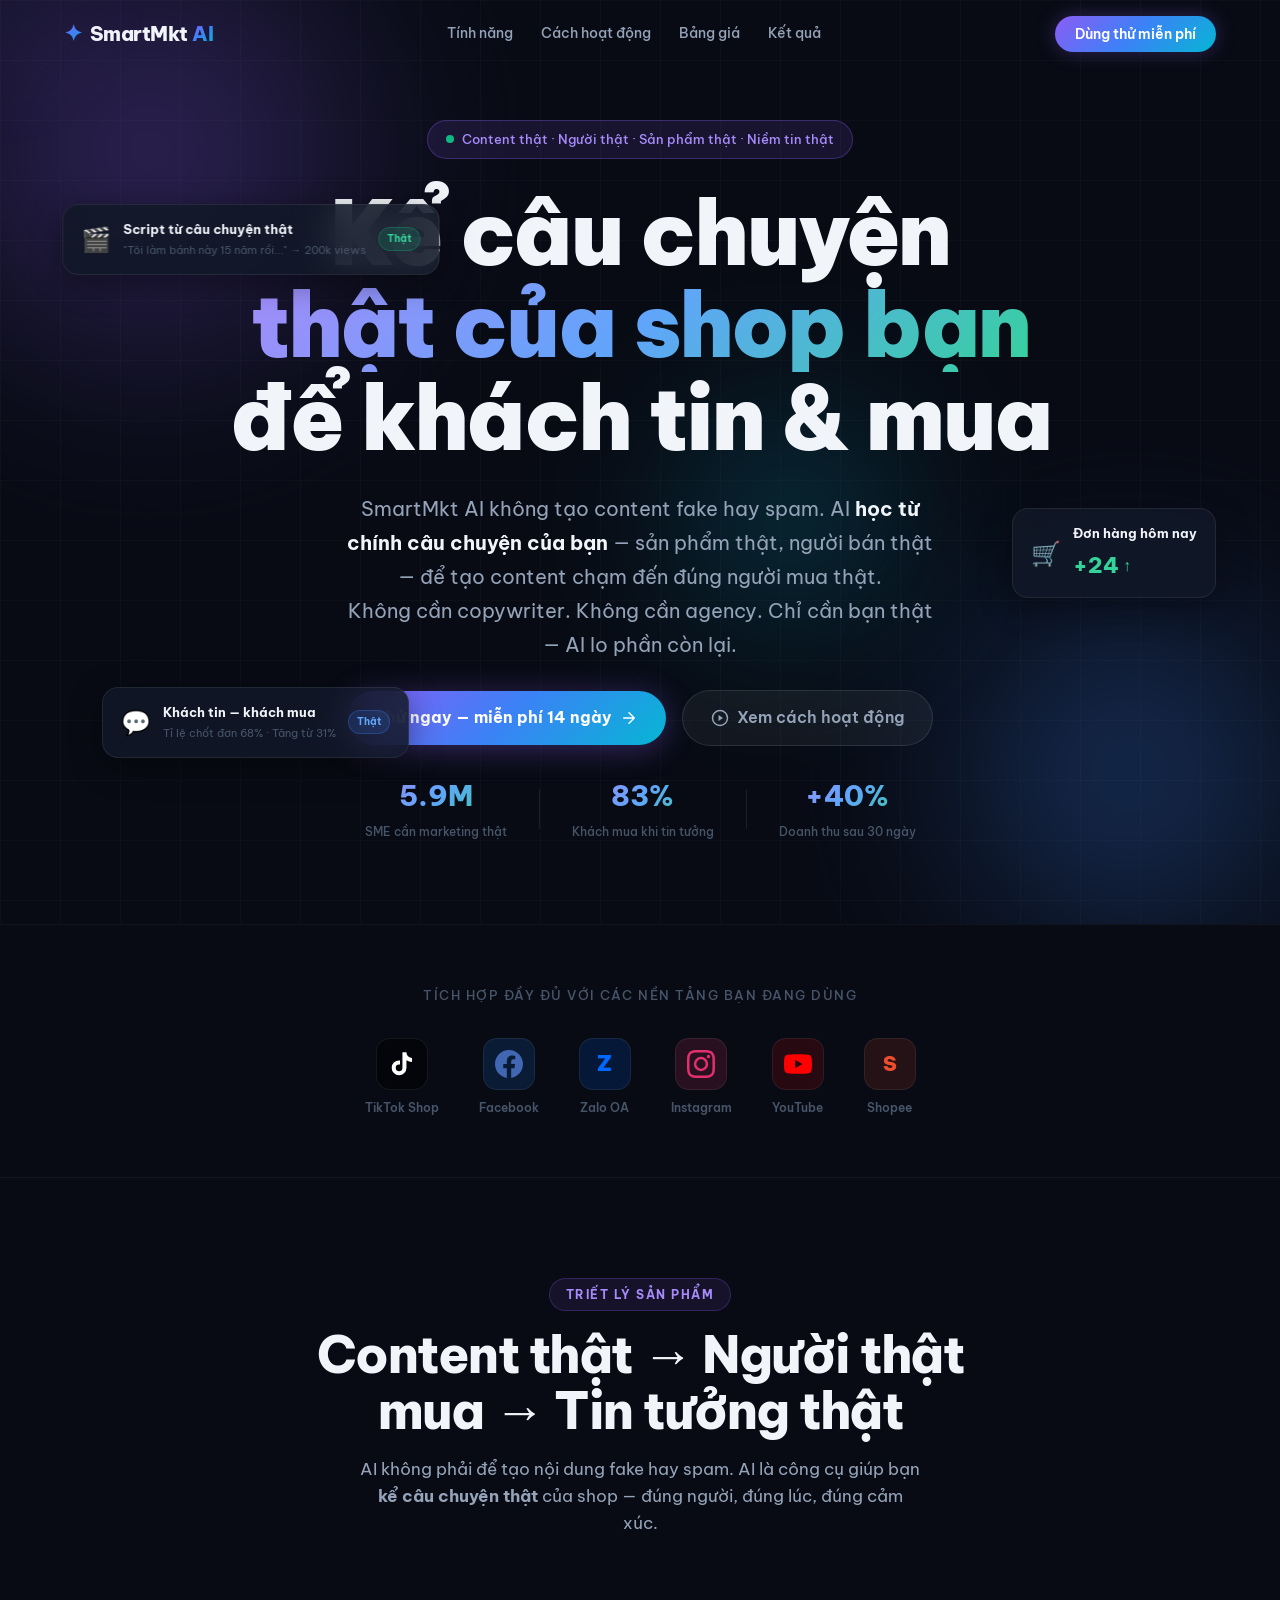
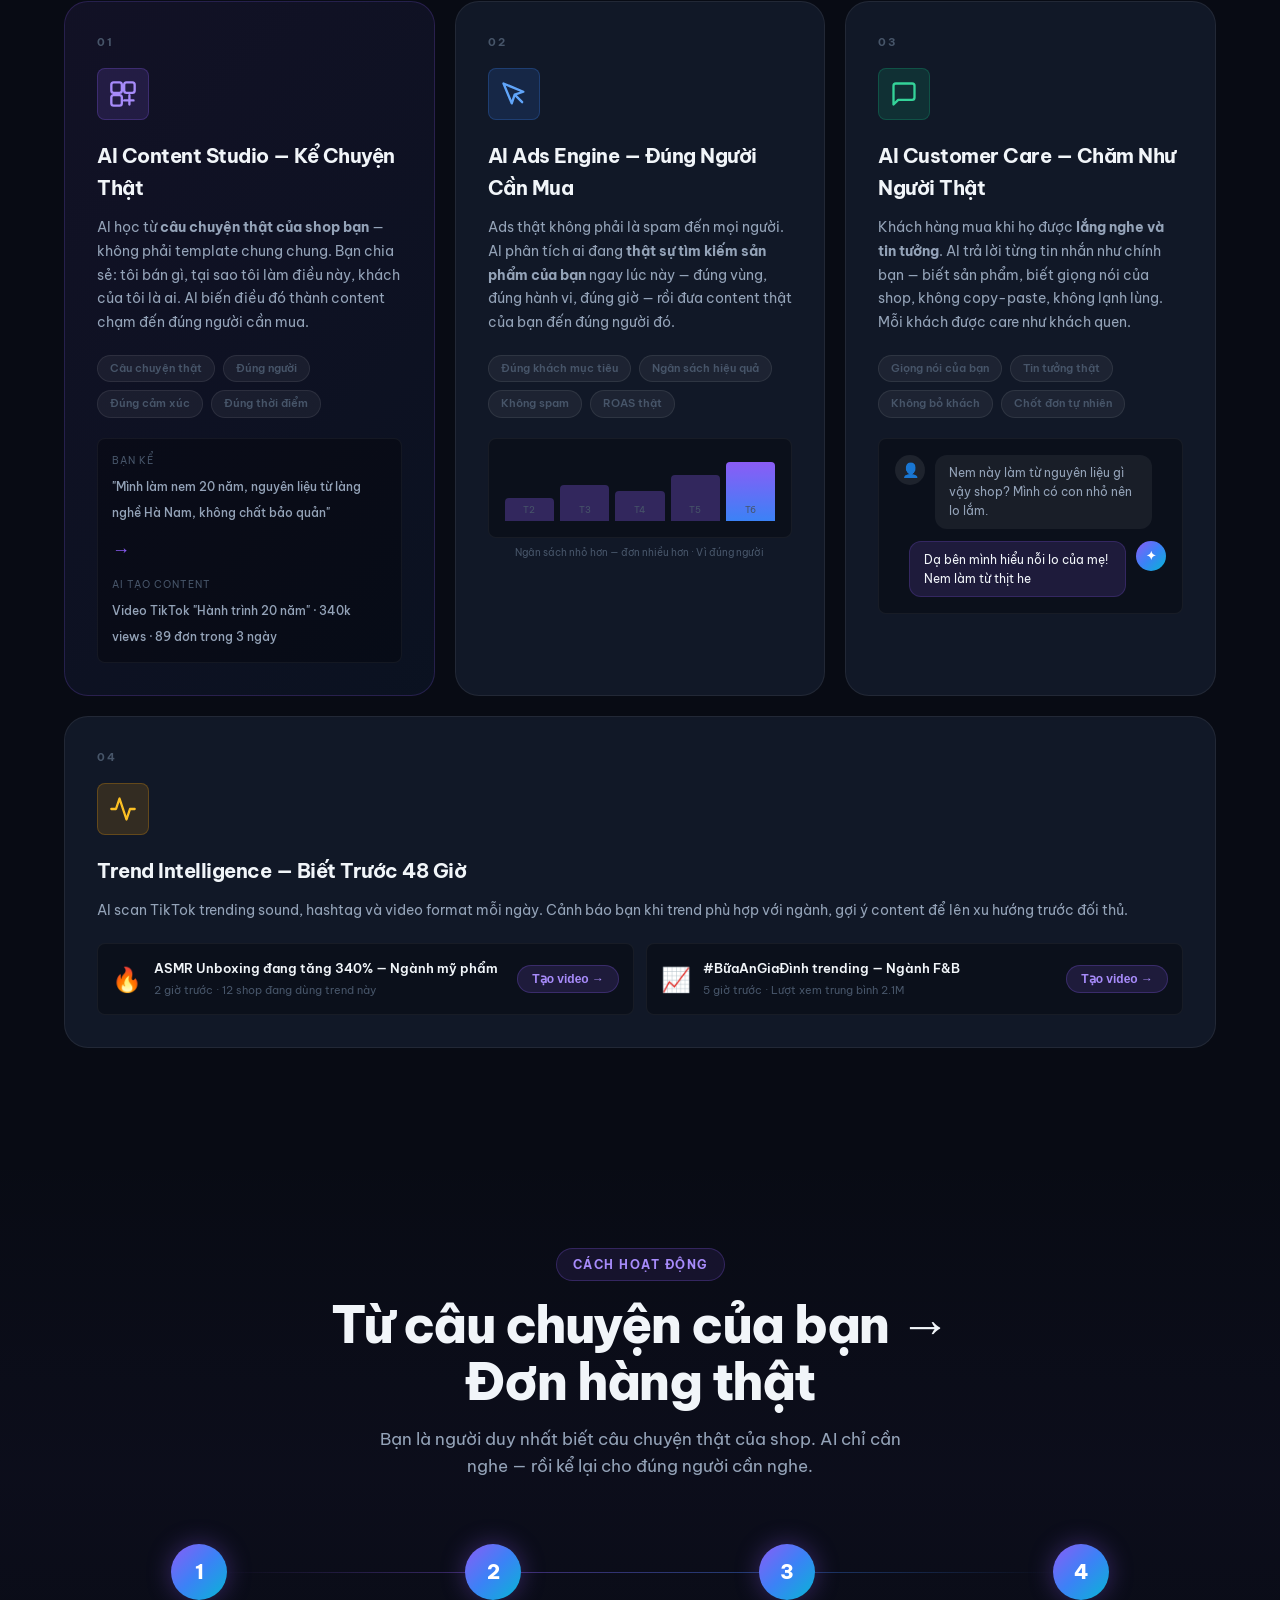
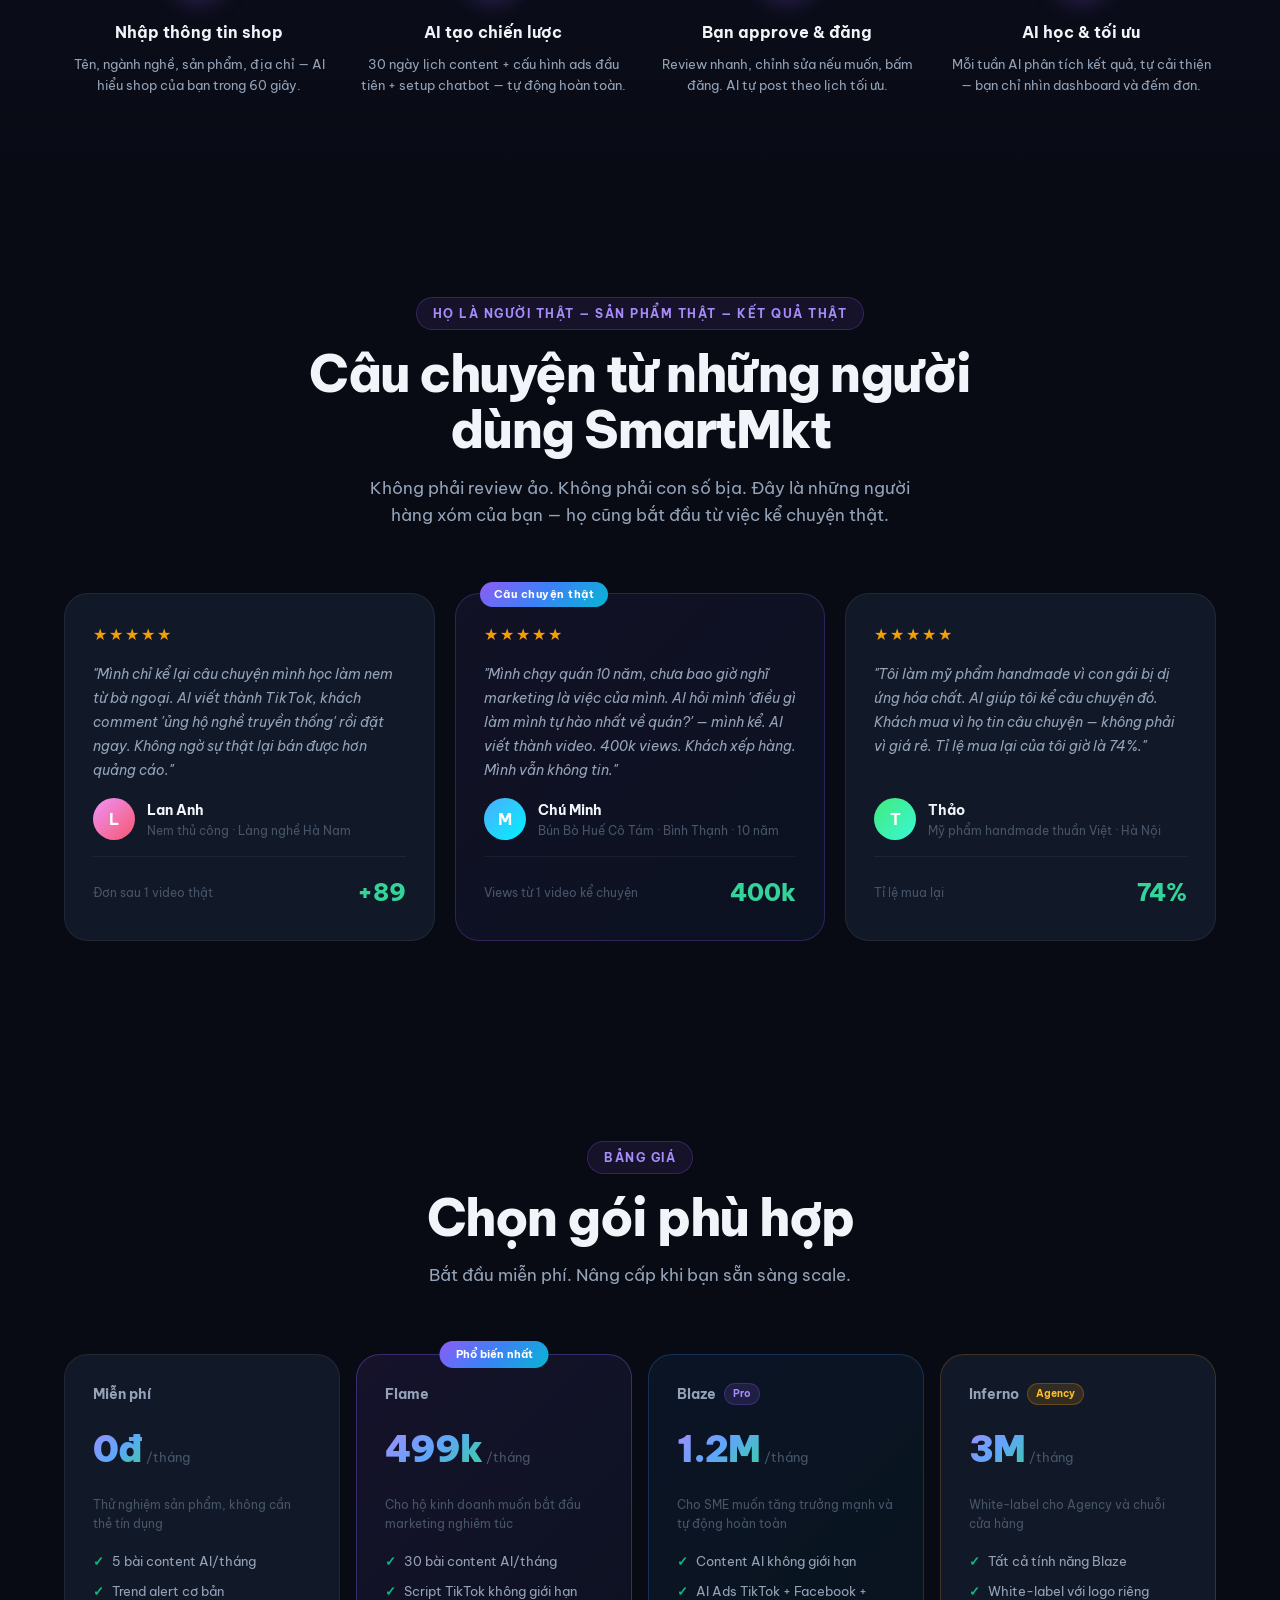
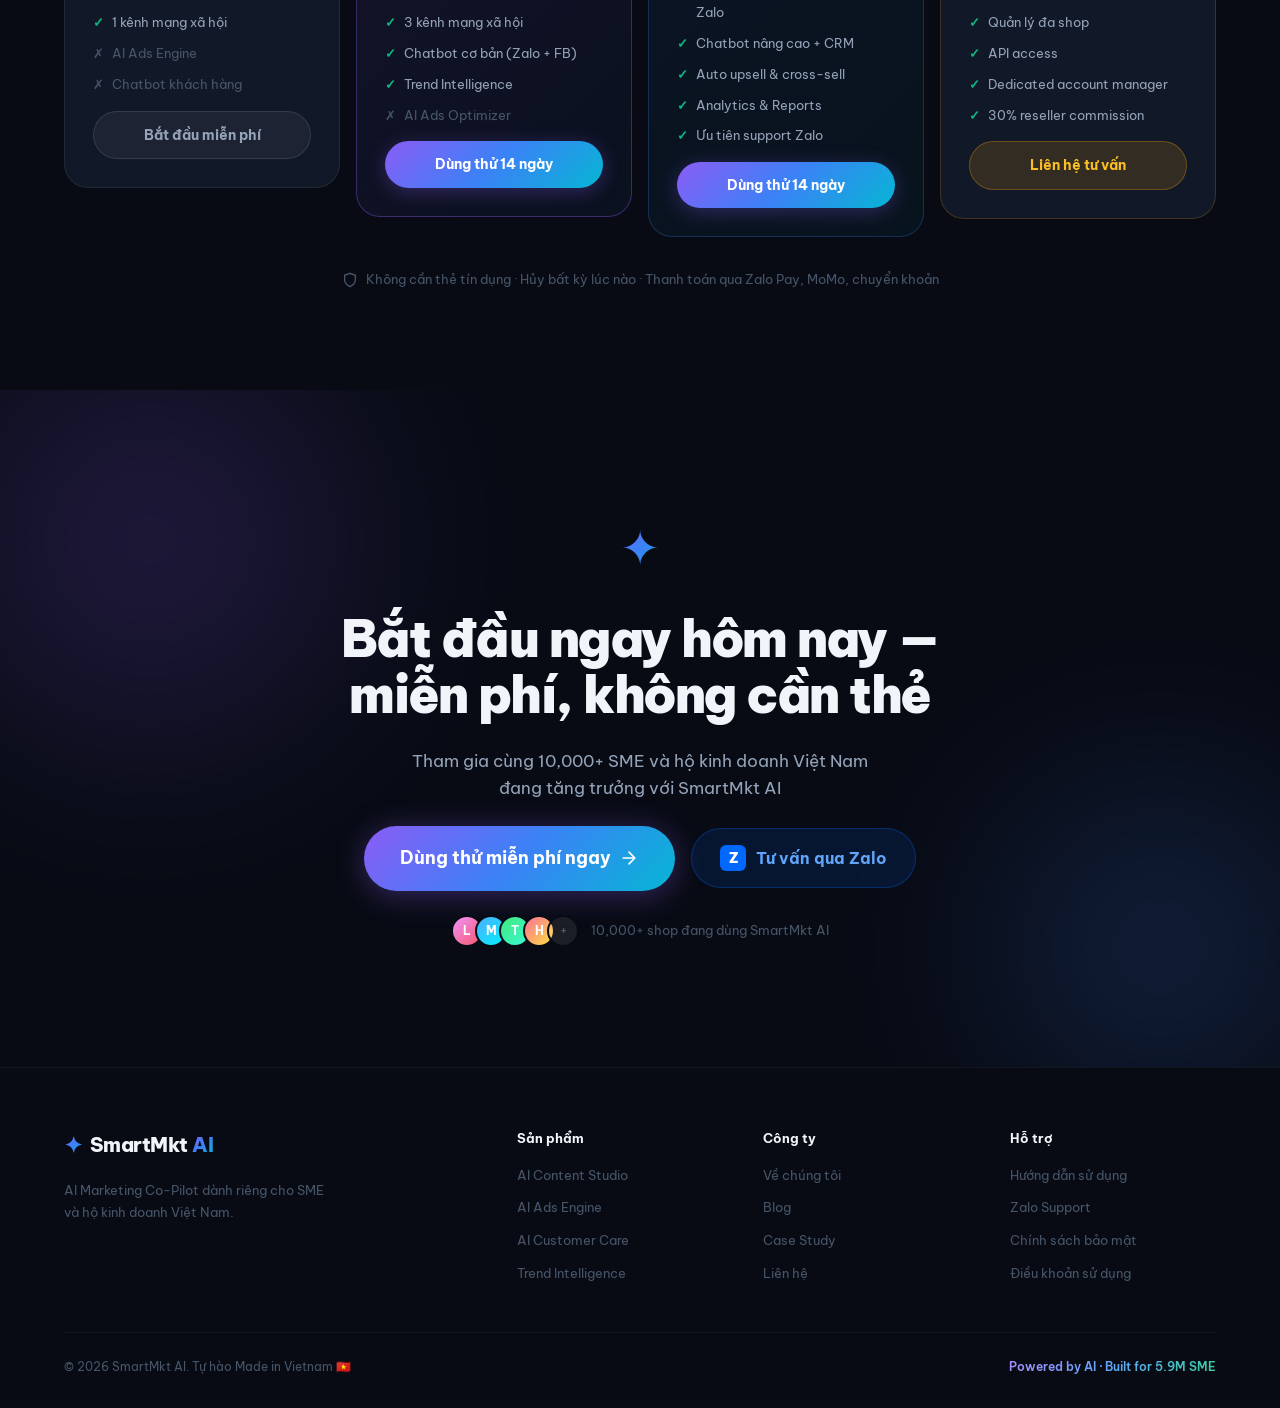
<file: index.html>
<!DOCTYPE html>
<html lang="vi">
<head>
  <meta charset="UTF-8" />
  <meta name="viewport" content="width=device-width, initial-scale=1.0" />
  <title>SmartMkt AI — AI Marketing cho SME Việt Nam</title>
  <meta name="description" content="AI Marketing Co-Pilot cho 5.9 triệu SME và hộ kinh doanh Việt Nam. Tự động tạo content, chạy ads, chăm sóc khách — không cần team marketing." />
  <link rel="preconnect" href="https://fonts.googleapis.com" />
  <link rel="preconnect" href="https://fonts.gstatic.com" crossorigin />
  <link href="https://fonts.googleapis.com/css2?family=Be+Vietnam+Pro:ital,wght@0,300;0,400;0,500;0,600;0,700;0,800;0,900;1,400&family=Inter:wght@300;400;500;600;700&display=swap" rel="stylesheet" />
  <link rel="stylesheet" href="style.css" />
</head>
<body>

  <!-- NAV -->
  <nav class="navbar" id="navbar">
    <div class="nav-inner">
      <div class="nav-logo">
        <span class="logo-icon">✦</span>
        <span class="logo-text">SmartMkt <span class="logo-accent">AI</span></span>
      </div>
      <div class="nav-links">
        <a href="#features">Tính năng</a>
        <a href="#how-it-works">Cách hoạt động</a>
        <a href="#pricing">Bảng giá</a>
        <a href="#results">Kết quả</a>
      </div>
      <div class="nav-cta">
        <a href="pricing.html" class="btn-nav">Dùng thử miễn phí</a>
      </div>
      <button class="nav-mobile-toggle" id="mobileToggle" aria-label="Menu">
        <span></span><span></span><span></span>
      </button>
    </div>
  </nav>

  <!-- HERO -->
  <section class="hero" id="home">
    <div class="hero-bg">
      <div class="hero-orb orb-1"></div>
      <div class="hero-orb orb-2"></div>
      <div class="hero-orb orb-3"></div>
      <div class="hero-grid"></div>
    </div>
    <div class="container">
      <div class="hero-badge">
        <span class="badge-dot"></span>
        Content thật · Người thật · Sản phẩm thật · Niềm tin thật
      </div>
      <h1 class="hero-title">
        <span class="line-1">Kể câu chuyện</span>
        <span class="line-2 gradient-text">thật của shop bạn</span>
        <span class="line-3">để khách tin & mua</span>
      </h1>
      <p class="hero-sub">
        SmartMkt AI không tạo content fake hay spam. AI <strong>học từ chính câu chuyện của bạn</strong> —
        sản phẩm thật, người bán thật — để tạo content chạm đến đúng người mua thật.<br/>
        Không cần copywriter. Không cần agency. Chỉ cần bạn thật — AI lo phần còn lại.
      </p>
      <div class="hero-cta-group">
        <a href="pricing.html" class="btn-primary" id="heroCta">
          <span>Thử ngay — miễn phí 14 ngày</span>
          <svg width="18" height="18" viewBox="0 0 24 24" fill="none"><path d="M5 12h14M12 5l7 7-7 7" stroke="currentColor" stroke-width="2" stroke-linecap="round" stroke-linejoin="round"/></svg>
        </a>
        <a href="#how-it-works" class="btn-ghost">
          <svg width="18" height="18" viewBox="0 0 24 24" fill="none"><circle cx="12" cy="12" r="10" stroke="currentColor" stroke-width="2"/><polygon points="10,8 16,12 10,16" fill="currentColor"/></svg>
          Xem cách hoạt động
        </a>
      </div>
      <div class="hero-stats">
        <div class="stat-item">
          <span class="stat-num">5.9M</span>
          <span class="stat-label">SME cần marketing thật</span>
        </div>
        <div class="stat-divider"></div>
        <div class="stat-item">
          <span class="stat-num">83%</span>
          <span class="stat-label">Khách mua khi tin tưởng</span>
        </div>
        <div class="stat-divider"></div>
        <div class="stat-item">
          <span class="stat-num">+40%</span>
          <span class="stat-label">Doanh thu sau 30 ngày</span>
        </div>
      </div>
    </div>

    <!-- Floating cards -->
    <div class="floating-cards">
      <div class="float-card card-tiktok">
        <div class="fc-icon">🎬</div>
        <div class="fc-body">
          <div class="fc-title">Script từ câu chuyện thật</div>
          <div class="fc-sub">"Tôi làm bánh này 15 năm rồi..." → 200k views</div>
        </div>
        <div class="fc-badge fc-green">Thật</div>
      </div>
      <div class="float-card card-result">
        <div class="fc-icon">🛒</div>
        <div class="fc-body">
          <div class="fc-title">Đơn hàng hôm nay</div>
          <div class="fc-metric"><span class="metric-val">+24</span> <span class="metric-up">↑</span></div>
        </div>
      </div>
      <div class="float-card card-chat">
        <div class="fc-icon">💬</div>
        <div class="fc-body">
          <div class="fc-title">Khách tin — khách mua</div>
          <div class="fc-sub">Tỉ lệ chốt đơn 68% · Tăng từ 31%</div>
        </div>
        <div class="fc-badge fc-blue">Thật</div>
      </div>
    </div>
  </section>

  <!-- PLATFORMS -->
  <section class="platforms">
    <div class="container">
      <p class="platforms-label">Tích hợp đầy đủ với các nền tảng bạn đang dùng</p>
      <div class="platform-logos">
        <div class="platform-item">
          <div class="plat-icon tiktok-icon">
            <svg viewBox="0 0 24 24" fill="currentColor" width="28" height="28"><path d="M19.59 6.69a4.83 4.83 0 01-3.77-4.25V2h-3.45v13.67a2.89 2.89 0 01-2.88 2.5 2.89 2.89 0 01-2.89-2.89 2.89 2.89 0 012.89-2.89c.28 0 .54.04.79.1V9.01a6.27 6.27 0 00-.79-.05 6.34 6.34 0 00-6.34 6.34 6.34 6.34 0 006.34 6.34 6.34 6.34 0 006.33-6.34V8.69a8.18 8.18 0 004.78 1.52V6.76a4.85 4.85 0 01-1.01-.07z"/></svg>
          </div>
          <span>TikTok Shop</span>
        </div>
        <div class="platform-item">
          <div class="plat-icon fb-icon">
            <svg viewBox="0 0 24 24" fill="currentColor" width="28" height="28"><path d="M24 12.073c0-6.627-5.373-12-12-12s-12 5.373-12 12c0 5.99 4.388 10.954 10.125 11.854v-8.385H7.078v-3.47h3.047V9.43c0-3.007 1.792-4.669 4.533-4.669 1.312 0 2.686.235 2.686.235v2.953H15.83c-1.491 0-1.956.925-1.956 1.874v2.25h3.328l-.532 3.47h-2.796v8.385C19.612 23.027 24 18.062 24 12.073z"/></svg>
          </div>
          <span>Facebook</span>
        </div>
        <div class="platform-item">
          <div class="plat-icon zalo-icon">
            <div class="zalo-text-icon">Z</div>
          </div>
          <span>Zalo OA</span>
        </div>
        <div class="platform-item">
          <div class="plat-icon ig-icon">
            <svg viewBox="0 0 24 24" fill="currentColor" width="28" height="28"><path d="M12 2.163c3.204 0 3.584.012 4.85.07 3.252.148 4.771 1.691 4.919 4.919.058 1.265.069 1.645.069 4.849 0 3.205-.012 3.584-.069 4.849-.149 3.225-1.664 4.771-4.919 4.919-1.266.058-1.644.07-4.85.07-3.204 0-3.584-.012-4.849-.07-3.26-.149-4.771-1.699-4.919-4.92-.058-1.265-.07-1.644-.07-4.849 0-3.204.013-3.583.07-4.849.149-3.227 1.664-4.771 4.919-4.919 1.266-.057 1.645-.069 4.849-.069zM12 0C8.741 0 8.333.014 7.053.072 2.695.272.273 2.69.073 7.052.014 8.333 0 8.741 0 12c0 3.259.014 3.668.072 4.948.2 4.358 2.618 6.78 6.98 6.98C8.333 23.986 8.741 24 12 24c3.259 0 3.668-.014 4.948-.072 4.354-.2 6.782-2.618 6.979-6.98.059-1.28.073-1.689.073-4.948 0-3.259-.014-3.667-.072-4.947-.196-4.354-2.617-6.78-6.979-6.98C15.668.014 15.259 0 12 0zm0 5.838a6.162 6.162 0 100 12.324 6.162 6.162 0 000-12.324zM12 16a4 4 0 110-8 4 4 0 010 8zm6.406-11.845a1.44 1.44 0 100 2.881 1.44 1.44 0 000-2.881z"/></svg>
          </div>
          <span>Instagram</span>
        </div>
        <div class="platform-item">
          <div class="plat-icon yt-icon">
            <svg viewBox="0 0 24 24" fill="currentColor" width="28" height="28"><path d="M23.498 6.186a3.016 3.016 0 00-2.122-2.136C19.505 3.545 12 3.545 12 3.545s-7.505 0-9.377.505A3.017 3.017 0 00.502 6.186C0 8.07 0 12 0 12s0 3.93.502 5.814a3.016 3.016 0 002.122 2.136c1.871.505 9.376.505 9.376.505s7.505 0 9.377-.505a3.015 3.015 0 002.122-2.136C24 15.93 24 12 24 12s0-3.93-.502-5.814zM9.545 15.568V8.432L15.818 12l-6.273 3.568z"/></svg>
          </div>
          <span>YouTube</span>
        </div>
        <div class="platform-item">
          <div class="plat-icon shopee-icon">
            <div class="shopee-text-icon">S</div>
          </div>
          <span>Shopee</span>
        </div>
      </div>
    </div>
  </section>

  <!-- FEATURES -->
  <section class="features" id="features">
    <div class="container">
      <div class="section-header">
        <div class="section-tag">Triết lý sản phẩm</div>
        <h2 class="section-title">Content thật → Người thật mua → Tin tưởng thật</h2>
        <p class="section-sub">AI không phải để tạo nội dung fake hay spam. AI là công cụ giúp bạn <strong>kể câu chuyện thật</strong> của shop — đúng người, đúng lúc, đúng cảm xúc.</p>
      </div>

      <div class="features-grid">
        <!-- Feature 1 -->
        <div class="feature-card card-primary">
          <div class="feature-num">01</div>
          <div class="feature-icon-wrap icon-purple">
            <svg width="28" height="28" viewBox="0 0 24 24" fill="none"><rect x="2" y="2" width="9" height="9" rx="2" stroke="currentColor" stroke-width="2"/><rect x="13" y="2" width="9" height="9" rx="2" stroke="currentColor" stroke-width="2"/><rect x="2" y="13" width="9" height="9" rx="2" stroke="currentColor" stroke-width="2"/><path d="M17.5 13v8M13 17.5h8" stroke="currentColor" stroke-width="2" stroke-linecap="round"/></svg>
          </div>
          <h3 class="feature-title">AI Content Studio — Kể Chuyện Thật</h3>
          <p class="feature-desc">AI học từ <strong>câu chuyện thật của shop bạn</strong> — không phải template chung chung. Bạn chia sẻ: tôi bán gì, tại sao tôi làm điều này, khách của tôi là ai. AI biến điều đó thành content chạm đến đúng người cần mua.</p>
          <div class="feature-tags">
            <span>Câu chuyện thật</span><span>Đúng người</span><span>Đúng cảm xúc</span><span>Đúng thời điểm</span>
          </div>
          <div class="feature-demo">
            <div class="demo-prompt">
              <span class="demo-label">Bạn kể</span>
              <span class="demo-text">"Mình làm nem 20 năm, nguyên liệu từ làng nghề Hà Nam, không chất bảo quản"</span>
            </div>
            <div class="demo-arrow">→</div>
            <div class="demo-output">
              <span class="demo-label">AI tạo content</span>
              <span class="demo-text">Video TikTok "Hành trình 20 năm" · 340k views · 89 đơn trong 3 ngày</span>
            </div>
          </div>
        </div>

        <!-- Feature 2 -->
        <div class="feature-card">
          <div class="feature-num">02</div>
          <div class="feature-icon-wrap icon-blue">
            <svg width="28" height="28" viewBox="0 0 24 24" fill="none"><path d="M3 3l7.07 16.97 2.51-7.39 7.39-2.51L3 3z" stroke="currentColor" stroke-width="2" stroke-linecap="round" stroke-linejoin="round"/><path d="M13 13l6 6" stroke="currentColor" stroke-width="2" stroke-linecap="round"/></svg>
          </div>
          <h3 class="feature-title">AI Ads Engine — Đúng Người Cần Mua</h3>
          <p class="feature-desc">Ads thật không phải là spam đến mọi người. AI phân tích ai đang <strong>thật sự tìm kiếm sản phẩm của bạn</strong> ngay lúc này — đúng vùng, đúng hành vi, đúng giờ — rồi đưa content thật của bạn đến đúng người đó.</p>
          <div class="feature-tags">
            <span>Đúng khách mục tiêu</span><span>Ngân sách hiệu quả</span><span>Không spam</span><span>ROAS thật</span>
          </div>
          <div class="feature-mini-chart">
            <div class="chart-bar" style="height:35%"><span>T2</span></div>
            <div class="chart-bar" style="height:55%"><span>T3</span></div>
            <div class="chart-bar" style="height:45%"><span>T4</span></div>
            <div class="chart-bar" style="height:70%"><span>T5</span></div>
            <div class="chart-bar active" style="height:90%"><span>T6</span></div>
            <div class="chart-label">Ngân sách nhỏ hơn — đơn nhiều hơn · Vì đúng người</div>
          </div>
        </div>

        <!-- Feature 3 -->
        <div class="feature-card">
          <div class="feature-num">03</div>
          <div class="feature-icon-wrap icon-green">
            <svg width="28" height="28" viewBox="0 0 24 24" fill="none"><path d="M21 15a2 2 0 01-2 2H7l-4 4V5a2 2 0 012-2h14a2 2 0 012 2z" stroke="currentColor" stroke-width="2" stroke-linecap="round" stroke-linejoin="round"/></svg>
          </div>
          <h3 class="feature-title">AI Customer Care — Chăm Như Người Thật</h3>
          <p class="feature-desc">Khách hàng mua khi họ được <strong>lắng nghe và tin tưởng</strong>. AI trả lời từng tin nhắn như chính bạn — biết sản phẩm, biết giọng nói của shop, không copy-paste, không lạnh lùng. Mỗi khách được care như khách quen.</p>
          <div class="feature-tags">
            <span>Giọng nói của bạn</span><span>Tin tưởng thật</span><span>Không bỏ khách</span><span>Chốt đơn tự nhiên</span>
          </div>
          <div class="chat-demo">
            <div class="chat-msg customer">
              <div class="chat-avatar">👤</div>
              <div class="chat-bubble">Nem này làm từ nguyên liệu gì vậy shop? Mình có con nhỏ nên lo lắm.</div>
            </div>
            <div class="chat-msg bot">
              <div class="chat-avatar bot-av">✦</div>
              <div class="chat-bubble bot-bubble">Dạ bên mình hiểu nỗi lo của mẹ! Nem làm từ thịt heo sạch không chất bảo quản, nguyên liệu nhập từ làng nghề Hà Nam — shop làm nghề này 20 năm, mẹ yên tâm nha 🙏</div>
            </div>
          </div>
        </div>

        <!-- Feature 4: Trend Intelligence -->
        <div class="feature-card card-wide">
          <div class="feature-num">04</div>
          <div class="feature-icon-wrap icon-orange">
            <svg width="28" height="28" viewBox="0 0 24 24" fill="none"><polyline points="22 12 18 12 15 21 9 3 6 12 2 12" stroke="currentColor" stroke-width="2" stroke-linecap="round" stroke-linejoin="round"/></svg>
          </div>
          <h3 class="feature-title">Trend Intelligence — Biết Trước 48 Giờ</h3>
          <p class="feature-desc">AI scan TikTok trending sound, hashtag và video format mỗi ngày. Cảnh báo bạn khi trend phù hợp với ngành, gợi ý content để lên xu hướng trước đối thủ.</p>
          <div class="trend-alerts">
            <div class="trend-alert alert-hot">
              <span class="alert-icon">🔥</span>
              <div class="alert-body">
                <div class="alert-title">ASMR Unboxing đang tăng 340% — Ngành mỹ phẩm</div>
                <div class="alert-time">2 giờ trước · 12 shop đang dùng trend này</div>
              </div>
              <button class="alert-cta">Tạo video →</button>
            </div>
            <div class="trend-alert alert-rising">
              <span class="alert-icon">📈</span>
              <div class="alert-body">
                <div class="alert-title">#BữaAnGiaĐình trending — Ngành F&B</div>
                <div class="alert-time">5 giờ trước · Lượt xem trung bình 2.1M</div>
              </div>
              <button class="alert-cta">Tạo video →</button>
            </div>
          </div>
        </div>
      </div>
    </div>
  </section>

  <!-- HOW IT WORKS -->
  <section class="how-it-works" id="how-it-works">
    <div class="container">
      <div class="section-header">
        <div class="section-tag">Cách hoạt động</div>
        <h2 class="section-title">Từ câu chuyện của bạn → Đơn hàng thật</h2>
        <p class="section-sub">Bạn là người duy nhất biết câu chuyện thật của shop. AI chỉ cần nghe — rồi kể lại cho đúng người cần nghe.</p>
      </div>
      <div class="steps-wrapper">
        <div class="steps-line"></div>
        <div class="steps-grid">
          <div class="step-item">
            <div class="step-bubble">1</div>
            <div class="step-content">
              <h4>Nhập thông tin shop</h4>
              <p>Tên, ngành nghề, sản phẩm, địa chỉ — AI hiểu shop của bạn trong 60 giây.</p>
            </div>
          </div>
          <div class="step-item">
            <div class="step-bubble">2</div>
            <div class="step-content">
              <h4>AI tạo chiến lược</h4>
              <p>30 ngày lịch content + cấu hình ads đầu tiên + setup chatbot — tự động hoàn toàn.</p>
            </div>
          </div>
          <div class="step-item">
            <div class="step-bubble">3</div>
            <div class="step-content">
              <h4>Bạn approve & đăng</h4>
              <p>Review nhanh, chỉnh sửa nếu muốn, bấm đăng. AI tự post theo lịch tối ưu.</p>
            </div>
          </div>
          <div class="step-item">
            <div class="step-bubble">4</div>
            <div class="step-content">
              <h4>AI học & tối ưu</h4>
              <p>Mỗi tuần AI phân tích kết quả, tự cải thiện — bạn chỉ nhìn dashboard và đếm đơn.</p>
            </div>
          </div>
        </div>
      </div>
    </div>
  </section>

  <!-- RESULTS -->
  <section class="results" id="results">
    <div class="container">
      <div class="section-header">
        <div class="section-tag">Họ là người thật — Sản phẩm thật — Kết quả thật</div>
        <h2 class="section-title">Câu chuyện từ những người dùng SmartMkt</h2>
        <p class="section-sub">Không phải review ảo. Không phải con số bịa. Đây là những người hàng xóm của bạn — họ cũng bắt đầu từ việc kể chuyện thật.</p>
      </div>
      <div class="testimonials-grid">
        <div class="testi-card">
          <div class="testi-stars">★★★★★</div>
          <p class="testi-text">"Mình chỉ kể lại câu chuyện mình học làm nem từ bà ngoại. AI viết thành TikTok, khách comment 'ủng hộ nghề truyền thống' rồi đặt ngay. Không ngờ sự thật lại bán được hơn quảng cáo."</p>
          <div class="testi-author">
            <div class="testi-avatar" style="background: linear-gradient(135deg, #f093fb, #f5576c)">L</div>
            <div>
              <div class="testi-name">Lan Anh</div>
              <div class="testi-biz">Nem thủ công · Làng nghề Hà Nam</div>
            </div>
          </div>
          <div class="testi-metric">
            <span class="metric-label">Đơn sau 1 video thật</span>
            <span class="metric-value">+89</span>
          </div>
        </div>
        <div class="testi-card testi-featured">
          <div class="testi-badge">Câu chuyện thật</div>
          <div class="testi-stars">★★★★★</div>
          <p class="testi-text">"Mình chạy quán 10 năm, chưa bao giờ nghĩ marketing là việc của mình. AI hỏi mình 'điều gì làm mình tự hào nhất về quán?' — mình kể. AI viết thành video. 400k views. Khách xếp hàng. Mình vẫn không tin."</p>
          <div class="testi-author">
            <div class="testi-avatar" style="background: linear-gradient(135deg, #4facfe, #00f2fe)">M</div>
            <div>
              <div class="testi-name">Chú Minh</div>
              <div class="testi-biz">Bún Bò Huế Cô Tám · Bình Thạnh · 10 năm</div>
            </div>
          </div>
          <div class="testi-metric">
            <span class="metric-label">Views từ 1 video kể chuyện</span>
            <span class="metric-value">400k</span>
          </div>
        </div>
        <div class="testi-card">
          <div class="testi-stars">★★★★★</div>
          <p class="testi-text">"Tôi làm mỹ phẩm handmade vì con gái bị dị ứng hóa chất. AI giúp tôi kể câu chuyện đó. Khách mua vì họ tin câu chuyện — không phải vì giá rẻ. Tỉ lệ mua lại của tôi giờ là 74%."</p>
          <div class="testi-author">
            <div class="testi-avatar" style="background: linear-gradient(135deg, #43e97b, #38f9d7)">T</div>
            <div>
              <div class="testi-name">Thảo</div>
              <div class="testi-biz">Mỹ phẩm handmade thuần Việt · Hà Nội</div>
            </div>
          </div>
          <div class="testi-metric">
            <span class="metric-label">Tỉ lệ mua lại</span>
            <span class="metric-value">74%</span>
          </div>
        </div>
      </div>
    </div>
  </section>

  <!-- PRICING -->
  <section class="pricing" id="pricing">
    <div class="container">
      <div class="section-header">
        <div class="section-tag">Bảng giá</div>
        <h2 class="section-title">Chọn gói phù hợp</h2>
        <p class="section-sub">Bắt đầu miễn phí. Nâng cấp khi bạn sẵn sàng scale.</p>
      </div>
      <div class="pricing-grid">

        <div class="price-card">
          <div class="price-tier">Miễn phí</div>
          <div class="price-amount"><span class="price-num">0đ</span><span class="price-period">/tháng</span></div>
          <div class="price-desc">Thử nghiệm sản phẩm, không cần thẻ tín dụng</div>
          <ul class="price-features">
            <li><span class="check">✓</span>5 bài content AI/tháng</li>
            <li><span class="check">✓</span>Trend alert cơ bản</li>
            <li><span class="check">✓</span>1 kênh mạng xã hội</li>
            <li class="muted"><span>✗</span>AI Ads Engine</li>
            <li class="muted"><span>✗</span>Chatbot khách hàng</li>
          </ul>
          <a href="pricing.html?plan=free" class="btn-price btn-ghost-price">Bắt đầu miễn phí</a>
        </div>

        <div class="price-card price-popular">
          <div class="popular-badge">Phổ biến nhất</div>
          <div class="price-tier">Flame</div>
          <div class="price-amount"><span class="price-num">499k</span><span class="price-period">/tháng</span></div>
          <div class="price-desc">Cho hộ kinh doanh muốn bắt đầu marketing nghiêm túc</div>
          <ul class="price-features">
            <li><span class="check">✓</span>30 bài content AI/tháng</li>
            <li><span class="check">✓</span>Script TikTok không giới hạn</li>
            <li><span class="check">✓</span>3 kênh mạng xã hội</li>
            <li><span class="check">✓</span>Chatbot cơ bản (Zalo + FB)</li>
            <li><span class="check">✓</span>Trend Intelligence</li>
            <li class="muted"><span>✗</span>AI Ads Optimizer</li>
          </ul>
          <a href="pricing.html?plan=flame" class="btn-price btn-primary-price">Dùng thử 14 ngày</a>
        </div>

        <div class="price-card price-pro">
          <div class="price-tier">Blaze <span class="tier-badge">Pro</span></div>
          <div class="price-amount"><span class="price-num">1.2M</span><span class="price-period">/tháng</span></div>
          <div class="price-desc">Cho SME muốn tăng trưởng mạnh và tự động hoàn toàn</div>
          <ul class="price-features">
            <li><span class="check">✓</span>Content AI không giới hạn</li>
            <li><span class="check">✓</span>AI Ads TikTok + Facebook + Zalo</li>
            <li><span class="check">✓</span>Chatbot nâng cao + CRM</li>
            <li><span class="check">✓</span>Auto upsell & cross-sell</li>
            <li><span class="check">✓</span>Analytics & Reports</li>
            <li><span class="check">✓</span>Ưu tiên support Zalo</li>
          </ul>
          <a href="pricing.html?plan=blaze" class="btn-price btn-primary-price">Dùng thử 14 ngày</a>
        </div>

        <div class="price-card price-agency">
          <div class="price-tier">Inferno <span class="tier-badge agency-badge">Agency</span></div>
          <div class="price-amount"><span class="price-num">3M</span><span class="price-period">/tháng</span></div>
          <div class="price-desc">White-label cho Agency và chuỗi cửa hàng</div>
          <ul class="price-features">
            <li><span class="check">✓</span>Tất cả tính năng Blaze</li>
            <li><span class="check">✓</span>White-label với logo riêng</li>
            <li><span class="check">✓</span>Quản lý đa shop</li>
            <li><span class="check">✓</span>API access</li>
            <li><span class="check">✓</span>Dedicated account manager</li>
            <li><span class="check">✓</span>30% reseller commission</li>
          </ul>
          <a href="pricing.html?plan=inferno" class="btn-price btn-agency-price">Liên hệ tư vấn</a>
        </div>

      </div>
      <div class="price-note">
        <svg width="16" height="16" viewBox="0 0 24 24" fill="none"><path d="M12 22s8-4 8-10V5l-8-3-8 3v7c0 6 8 10 8 10z" stroke="currentColor" stroke-width="2"/></svg>
        Không cần thẻ tín dụng · Hủy bất kỳ lúc nào · Thanh toán qua Zalo Pay, MoMo, chuyển khoản
      </div>
    </div>
  </section>

  <!-- CTA FINAL -->
  <section class="final-cta">
    <div class="cta-bg">
      <div class="cta-orb cta-orb-1"></div>
      <div class="cta-orb cta-orb-2"></div>
    </div>
    <div class="container">
      <div class="cta-inner">
        <div class="cta-icon-big">✦</div>
        <h2 class="cta-title">Bắt đầu ngay hôm nay —<br/>miễn phí, không cần thẻ</h2>
        <p class="cta-sub">Tham gia cùng 10,000+ SME và hộ kinh doanh Việt Nam đang tăng trưởng với SmartMkt AI</p>
        <div class="cta-buttons">
          <a href="pricing.html" class="btn-primary btn-large">
            Dùng thử miễn phí ngay
            <svg width="20" height="20" viewBox="0 0 24 24" fill="none"><path d="M5 12h14M12 5l7 7-7 7" stroke="currentColor" stroke-width="2" stroke-linecap="round" stroke-linejoin="round"/></svg>
          </a>
          <a href="https://zalo.me" target="_blank" class="btn-zalo">
            <div class="zalo-btn-icon">Z</div>
            Tư vấn qua Zalo
          </a>
        </div>
        <div class="cta-social-proof">
          <div class="avatar-stack">
            <div class="av-item" style="background:linear-gradient(135deg,#f093fb,#f5576c)">L</div>
            <div class="av-item" style="background:linear-gradient(135deg,#4facfe,#00f2fe)">M</div>
            <div class="av-item" style="background:linear-gradient(135deg,#43e97b,#38f9d7)">T</div>
            <div class="av-item" style="background:linear-gradient(135deg,#fa709a,#fee140)">H</div>
            <div class="av-item av-more">+</div>
          </div>
          <span>10,000+ shop đang dùng SmartMkt AI</span>
        </div>
      </div>
    </div>
  </section>

  <!-- FOOTER -->
  <footer class="footer">
    <div class="container">
      <div class="footer-grid">
        <div class="footer-brand">
          <div class="nav-logo">
            <span class="logo-icon">✦</span>
            <span class="logo-text">SmartMkt <span class="logo-accent">AI</span></span>
          </div>
          <p>AI Marketing Co-Pilot dành riêng cho SME và hộ kinh doanh Việt Nam.</p>
        </div>
        <div class="footer-col">
          <div class="footer-col-title">Sản phẩm</div>
          <a href="#">AI Content Studio</a>
          <a href="#">AI Ads Engine</a>
          <a href="#">AI Customer Care</a>
          <a href="#">Trend Intelligence</a>
        </div>
        <div class="footer-col">
          <div class="footer-col-title">Công ty</div>
          <a href="#">Về chúng tôi</a>
          <a href="#">Blog</a>
          <a href="#">Case Study</a>
          <a href="#">Liên hệ</a>
        </div>
        <div class="footer-col">
          <div class="footer-col-title">Hỗ trợ</div>
          <a href="#">Hướng dẫn sử dụng</a>
          <a href="#">Zalo Support</a>
          <a href="#">Chính sách bảo mật</a>
          <a href="#">Điều khoản sử dụng</a>
        </div>
      </div>
      <div class="footer-bottom">
        <span>© 2026 SmartMkt AI. Tự hào Made in Vietnam 🇻🇳</span>
        <span class="footer-tagline">Powered by AI · Built for 5.9M SME</span>
      </div>
    </div>
  </footer>

  <script src="app.js"></script>
</body>
</html>
</file>
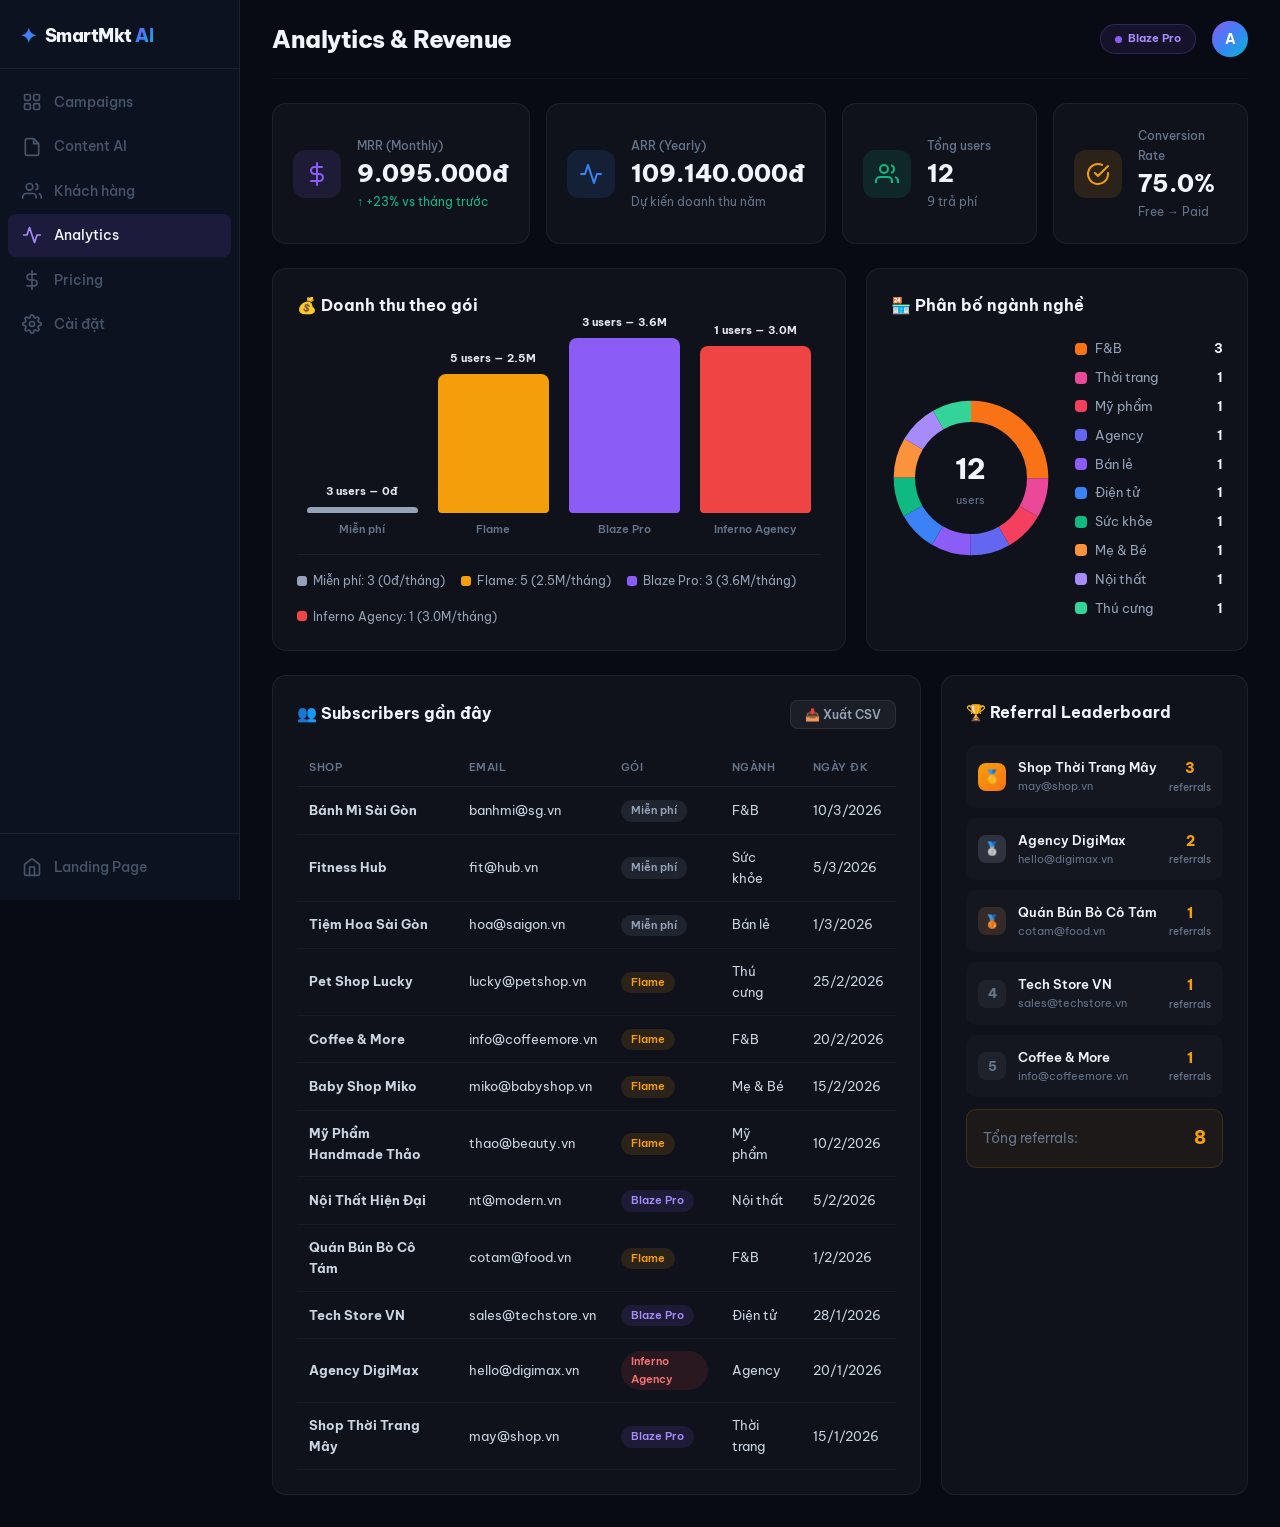
<file: analytics.html>
<!DOCTYPE html>
<html lang="vi">
<head>
  <meta charset="UTF-8" />
  <meta name="viewport" content="width=device-width, initial-scale=1.0" />
  <title>SmartMkt AI — Analytics & Revenue</title>
  <meta name="description" content="SmartMkt AI Analytics — Phân tích doanh thu, ROI, và tăng trưởng" />
  <link rel="preconnect" href="https://fonts.googleapis.com" />
  <link rel="preconnect" href="https://fonts.gstatic.com" crossorigin />
  <link href="https://fonts.googleapis.com/css2?family=Be+Vietnam+Pro:wght@300;400;500;600;700;800&family=Inter:wght@300;400;500;600;700&display=swap" rel="stylesheet" />
  <link rel="stylesheet" href="dashboard.css" />
  <link rel="stylesheet" href="analytics.css" />
</head>
<body>

  <!-- SIDEBAR -->
  <aside class="sidebar" id="sidebar">
    <div class="sidebar-header">
      <div class="sidebar-logo">
        <span class="logo-icon">✦</span>
        <span class="logo-text">SmartMkt <span class="logo-accent">AI</span></span>
      </div>
    </div>
    <nav class="sidebar-nav">
      <a href="dashboard.html" class="nav-item" data-page="campaigns">
        <svg width="20" height="20" viewBox="0 0 24 24" fill="none"><rect x="3" y="3" width="7" height="7" rx="1.5" stroke="currentColor" stroke-width="2"/><rect x="14" y="3" width="7" height="7" rx="1.5" stroke="currentColor" stroke-width="2"/><rect x="3" y="14" width="7" height="7" rx="1.5" stroke="currentColor" stroke-width="2"/><rect x="14" y="14" width="7" height="7" rx="1.5" stroke="currentColor" stroke-width="2"/></svg>
        Campaigns
      </a>
      <a href="content.html" class="nav-item" data-page="content">
        <svg width="20" height="20" viewBox="0 0 24 24" fill="none"><path d="M14 2H6a2 2 0 00-2 2v16a2 2 0 002 2h12a2 2 0 002-2V8z" stroke="currentColor" stroke-width="2"/><polyline points="14,2 14,8 20,8" stroke="currentColor" stroke-width="2"/></svg>
        Content AI
      </a>
      <a href="customers.html" class="nav-item" data-page="customers">
        <svg width="20" height="20" viewBox="0 0 24 24" fill="none"><path d="M17 21v-2a4 4 0 00-4-4H5a4 4 0 00-4 4v2" stroke="currentColor" stroke-width="2"/><circle cx="9" cy="7" r="4" stroke="currentColor" stroke-width="2"/><path d="M23 21v-2a4 4 0 00-3-3.87" stroke="currentColor" stroke-width="2"/><path d="M16 3.13a4 4 0 010 7.75" stroke="currentColor" stroke-width="2"/></svg>
        Khách hàng
      </a>
      <a href="#" class="nav-item active" data-page="analytics">
        <svg width="20" height="20" viewBox="0 0 24 24" fill="none"><polyline points="22,12 18,12 15,21 9,3 6,12 2,12" stroke="currentColor" stroke-width="2" stroke-linecap="round" stroke-linejoin="round"/></svg>
        Analytics
      </a>
      <a href="pricing.html" class="nav-item" data-page="pricing">
        <svg width="20" height="20" viewBox="0 0 24 24" fill="none"><line x1="12" y1="1" x2="12" y2="23" stroke="currentColor" stroke-width="2" stroke-linecap="round"/><path d="M17 5H9.5a3.5 3.5 0 000 7h5a3.5 3.5 0 010 7H6" stroke="currentColor" stroke-width="2" stroke-linecap="round" stroke-linejoin="round"/></svg>
        Pricing
      </a>
      <a href="settings.html" class="nav-item" data-page="settings">
        <svg width="20" height="20" viewBox="0 0 24 24" fill="none"><circle cx="12" cy="12" r="3" stroke="currentColor" stroke-width="2"/><path d="M19.4 15a1.65 1.65 0 00.33 1.82l.06.06a2 2 0 010 2.83 2 2 0 01-2.83 0l-.06-.06a1.65 1.65 0 00-1.82-.33 1.65 1.65 0 00-1 1.51V21a2 2 0 01-2 2 2 2 0 01-2-2v-.09A1.65 1.65 0 009 19.4a1.65 1.65 0 00-1.82.33l-.06.06a2 2 0 01-2.83 0 2 2 0 010-2.83l.06-.06A1.65 1.65 0 004.68 15a1.65 1.65 0 00-1.51-1H3a2 2 0 01-2-2 2 2 0 012-2h.09A1.65 1.65 0 004.6 9a1.65 1.65 0 00-.33-1.82l-.06-.06a2 2 0 010-2.83 2 2 0 012.83 0l.06.06A1.65 1.65 0 009 4.68a1.65 1.65 0 001-1.51V3a2 2 0 012-2 2 2 0 012 2v.09a1.65 1.65 0 001 1.51 1.65 1.65 0 001.82-.33l.06-.06a2 2 0 012.83 0 2 2 0 010 2.83l-.06.06A1.65 1.65 0 0019.4 9a1.65 1.65 0 001.51 1H21a2 2 0 012 2 2 2 0 01-2 2h-.09a1.65 1.65 0 00-1.51 1z" stroke="currentColor" stroke-width="2"/></svg>
        Cài đặt
      </a>
    </nav>
    <div class="sidebar-footer">
      <a href="index.html" class="nav-item">
        <svg width="20" height="20" viewBox="0 0 24 24" fill="none"><path d="M3 9l9-7 9 7v11a2 2 0 01-2 2H5a2 2 0 01-2-2z" stroke="currentColor" stroke-width="2" stroke-linecap="round" stroke-linejoin="round"/><polyline points="9,22 9,12 15,12 15,22" stroke="currentColor" stroke-width="2" stroke-linecap="round" stroke-linejoin="round"/></svg>
        Landing Page
      </a>
    </div>
  </aside>

  <!-- MAIN -->
  <main class="main-content">
    <header class="topbar">
      <div class="topbar-left">
        <button class="sidebar-toggle" id="sidebarToggle">
          <svg width="20" height="20" viewBox="0 0 24 24" fill="none"><line x1="3" y1="12" x2="21" y2="12" stroke="currentColor" stroke-width="2" stroke-linecap="round"/><line x1="3" y1="6" x2="21" y2="6" stroke="currentColor" stroke-width="2" stroke-linecap="round"/><line x1="3" y1="18" x2="21" y2="18" stroke="currentColor" stroke-width="2" stroke-linecap="round"/></svg>
        </button>
        <h1 class="page-title">Analytics & Revenue</h1>
      </div>
      <div class="topbar-right">
        <div class="plan-badge" id="planBadge">
          <span class="plan-dot"></span>
          <span class="plan-text">Blaze Pro</span>
        </div>
        <div class="user-avatar"><span>A</span></div>
      </div>
    </header>

    <!-- REVENUE CARDS -->
    <div class="revenue-cards" id="revenueCards">
      <div class="rev-card rc-mrr">
        <div class="rc-icon">
          <svg width="24" height="24" viewBox="0 0 24 24" fill="none"><line x1="12" y1="1" x2="12" y2="23" stroke="currentColor" stroke-width="2" stroke-linecap="round"/><path d="M17 5H9.5a3.5 3.5 0 000 7h5a3.5 3.5 0 010 7H6" stroke="currentColor" stroke-width="2" stroke-linecap="round" stroke-linejoin="round"/></svg>
        </div>
        <div class="rc-info">
          <div class="rc-label">MRR (Monthly)</div>
          <div class="rc-value" id="mrrValue">0đ</div>
          <div class="rc-change up" id="mrrChange">↑ +23% vs tháng trước</div>
        </div>
      </div>
      <div class="rev-card rc-arr">
        <div class="rc-icon icon-blue">
          <svg width="24" height="24" viewBox="0 0 24 24" fill="none"><polyline points="22,12 18,12 15,21 9,3 6,12 2,12" stroke="currentColor" stroke-width="2" stroke-linecap="round" stroke-linejoin="round"/></svg>
        </div>
        <div class="rc-info">
          <div class="rc-label">ARR (Yearly)</div>
          <div class="rc-value" id="arrValue">0đ</div>
          <div class="rc-change">Dự kiến doanh thu năm</div>
        </div>
      </div>
      <div class="rev-card rc-users">
        <div class="rc-icon icon-green">
          <svg width="24" height="24" viewBox="0 0 24 24" fill="none"><path d="M17 21v-2a4 4 0 00-4-4H5a4 4 0 00-4 4v2" stroke="currentColor" stroke-width="2"/><circle cx="9" cy="7" r="4" stroke="currentColor" stroke-width="2"/><path d="M23 21v-2a4 4 0 00-3-3.87" stroke="currentColor" stroke-width="2"/><path d="M16 3.13a4 4 0 010 7.75" stroke="currentColor" stroke-width="2"/></svg>
        </div>
        <div class="rc-info">
          <div class="rc-label">Tổng users</div>
          <div class="rc-value" id="totalUsersValue">0</div>
          <div class="rc-change" id="paidUsersLabel">0 trả phí</div>
        </div>
      </div>
      <div class="rev-card rc-conv">
        <div class="rc-icon icon-orange">
          <svg width="24" height="24" viewBox="0 0 24 24" fill="none"><path d="M22 11.08V12a10 10 0 11-5.93-9.14" stroke="currentColor" stroke-width="2" stroke-linecap="round"/><polyline points="22,4 12,14.01 9,11.01" stroke="currentColor" stroke-width="2" stroke-linecap="round" stroke-linejoin="round"/></svg>
        </div>
        <div class="rc-info">
          <div class="rc-label">Conversion Rate</div>
          <div class="rc-value" id="convValue">0%</div>
          <div class="rc-change">Free → Paid</div>
        </div>
      </div>
    </div>

    <!-- CHARTS ROW -->
    <div class="charts-row">
      <!-- Revenue by Plan -->
      <div class="chart-card">
        <div class="cc-header">
          <h3 class="cc-title">💰 Doanh thu theo gói</h3>
        </div>
        <div class="bar-chart" id="planChart">
          <!-- Rendered by JS -->
        </div>
        <div class="chart-legend" id="planLegend"></div>
      </div>

      <!-- Users by Industry -->
      <div class="chart-card">
        <div class="cc-header">
          <h3 class="cc-title">🏪 Phân bố ngành nghề</h3>
        </div>
        <div class="donut-chart-wrap">
          <div class="donut-chart" id="industryChart">
            <svg viewBox="0 0 120 120" class="donut-svg">
              <!-- Rendered by JS -->
            </svg>
            <div class="donut-center">
              <span class="donut-num" id="donutTotal">0</span>
              <span class="donut-label">users</span>
            </div>
          </div>
          <div class="donut-legend" id="industryLegend"></div>
        </div>
      </div>
    </div>

    <!-- SUBSCRIBERS TABLE + REFERRAL -->
    <div class="data-row">
      <!-- Recent Subscribers -->
      <div class="chart-card card-wide">
        <div class="cc-header">
          <h3 class="cc-title">👥 Subscribers gần đây</h3>
          <button class="btn-export" id="btnExport">📥 Xuất CSV</button>
        </div>
        <div class="sub-table-wrap">
          <table class="sub-table" id="subTable">
            <thead>
              <tr>
                <th>Shop</th>
                <th>Email</th>
                <th>Gói</th>
                <th>Ngành</th>
                <th>Ngày ĐK</th>
              </tr>
            </thead>
            <tbody id="subTableBody">
              <!-- Rendered by JS -->
            </tbody>
          </table>
        </div>
      </div>

      <!-- Referral Leaderboard -->
      <div class="chart-card">
        <div class="cc-header">
          <h3 class="cc-title">🏆 Referral Leaderboard</h3>
        </div>
        <div class="referral-board" id="referralBoard">
          <!-- Rendered by JS -->
        </div>
        <div class="referral-total" id="referralTotal">
          <span class="rt-label">Tổng referrals:</span>
          <span class="rt-value">0</span>
        </div>
      </div>
    </div>
  </main>

  <!-- TOAST -->
  <div class="toast-container" id="toastContainer"></div>

  <script src="erpnext-api.js"></script>
  <script src="auth.js"></script>
  <script src="analytics.js"></script>
</body>
</html>
</file>
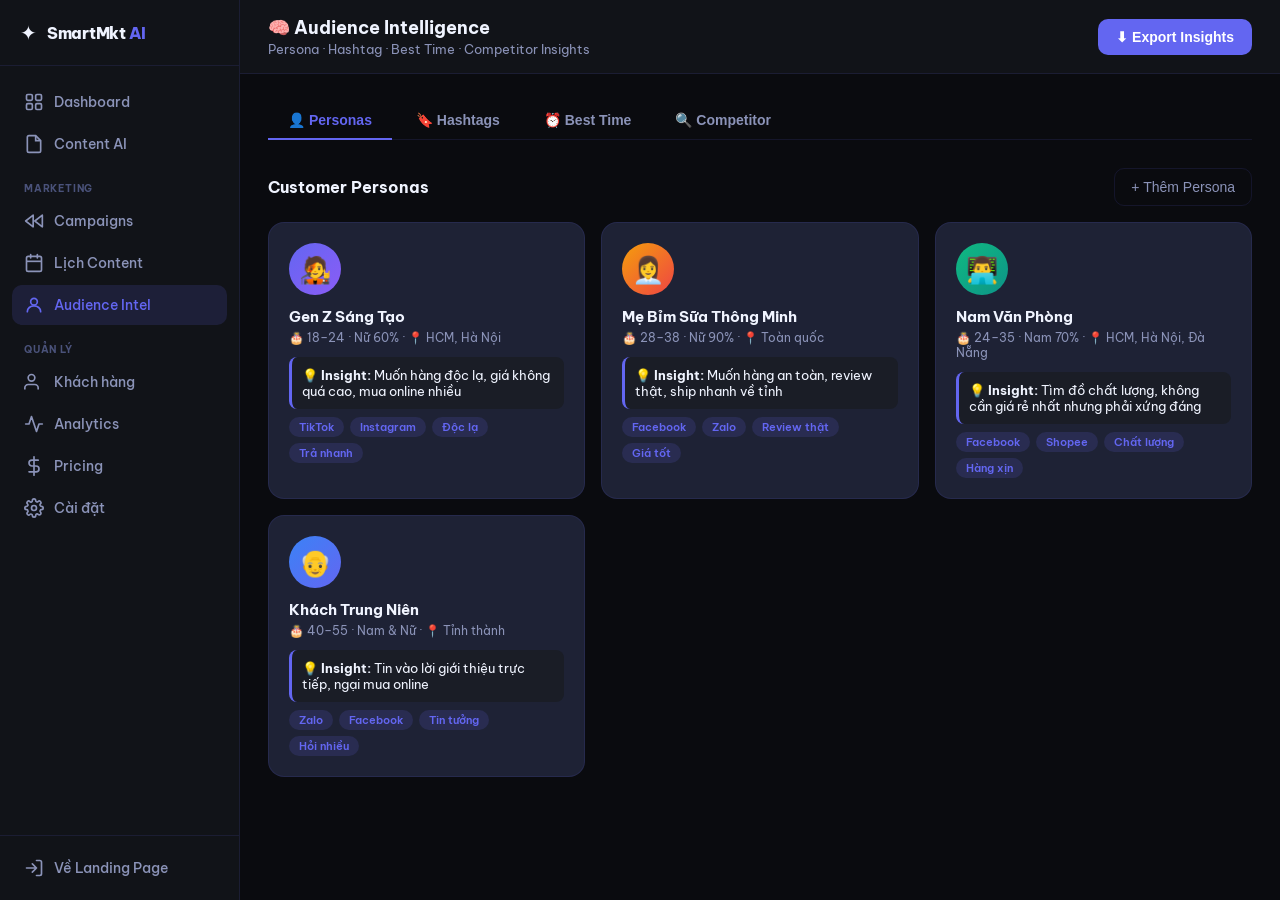
<file: audience.html>
<!DOCTYPE html>
<html lang="vi">
<head>
  <meta charset="UTF-8" />
  <meta name="viewport" content="width=device-width, initial-scale=1.0" />
  <title>SmartMkt AI — Audience Intelligence</title>
  <meta name="description" content="Phân tích khách hàng, xu hướng hashtag Việt Nam, persona builder và thời điểm đăng tối ưu" />
  <link href="https://fonts.googleapis.com/css2?family=Be+Vietnam+Pro:wght@300;400;500;600;700;800&display=swap" rel="stylesheet" />
  <link rel="stylesheet" href="campaign.css" />
  <style>
    /* Audience-specific additions */
    .tabs-nav { display:flex; gap:4px; margin-bottom:28px; border-bottom:1px solid var(--border); padding-bottom:0; }
    .tab-btn {
      padding:10px 20px; font-size:14px; font-weight:600;
      background:none; border:none; color:var(--text-2);
      cursor:pointer; border-bottom:2px solid transparent;
      transition:all .2s; margin-bottom:-1px;
    }
    .tab-btn.active { color:var(--primary); border-bottom-color:var(--primary); }
    .tab-panel { display:none; }
    .tab-panel.active { display:block; }

    /* Persona card */
    .persona-grid { display:grid; grid-template-columns:repeat(auto-fill,minmax(280px,1fr)); gap:16px; }
    .persona-card { background:var(--surface); border:1px solid var(--border); border-radius:16px; padding:20px; transition:all .25s; cursor:pointer; }
    .persona-card:hover { border-color:var(--border-bright); transform:translateY(-2px); }
    .persona-avatar { width:52px; height:52px; border-radius:50%; display:flex; align-items:center; justify-content:center; font-size:26px; margin-bottom:12px; }
    .persona-name { font-size:15px; font-weight:700; margin-bottom:4px; }
    .persona-meta { font-size:12px; color:var(--text-2); margin-bottom:12px; }
    .persona-pain { font-size:13px; background:var(--bg-700); border-radius:8px; padding:10px; margin-bottom:8px; border-left:3px solid var(--primary); }
    .persona-tags { display:flex; gap:6px; flex-wrap:wrap; }
    .persona-tag { background:var(--primary-dim); color:var(--primary); padding:3px 10px; border-radius:20px; font-size:11px; font-weight:600; }

    /* Hashtag board */
    .hashtag-search { display:flex; gap:10px; margin-bottom:18px; }
    .hashtag-search input { flex:1; background:var(--bg-700); border:1px solid var(--border); border-radius:10px; padding:11px 14px; color:var(--text-1); font-size:14px; font-family:inherit; }
    .hashtag-search input:focus { outline:none; border-color:var(--primary); }
    .hashtag-search select { background:var(--bg-700); border:1px solid var(--border); border-radius:10px; padding:11px 14px; color:var(--text-1); font-size:14px; }
    .hashtag-grid { display:grid; grid-template-columns:repeat(auto-fill,minmax(220px,1fr)); gap:12px; }
    .hashtag-card { background:var(--surface); border:1px solid var(--border); border-radius:12px; padding:16px; transition:all .2s; cursor:pointer; }
    .hashtag-card:hover { border-color:var(--border-bright); }
    .hashtag-tag { font-size:16px; font-weight:700; color:var(--primary); margin-bottom:6px; }
    .hashtag-meta { display:flex; justify-content:space-between; font-size:12px; color:var(--text-2); margin-bottom:8px; }
    .hashtag-trend { font-size:11px; padding:2px 8px; border-radius:99px; font-weight:600; }
    .trend-hot { background:rgba(239,68,68,0.12); color:var(--danger); }
    .trend-up { background:var(--success-dim); color:var(--success); }
    .trend-stable { background:var(--primary-dim); color:var(--primary); }
    .bar-mini { height:4px; background:var(--bg-600); border-radius:99px; margin-top:6px; }
    .bar-mini-fill { height:100%; border-radius:99px; background:linear-gradient(90deg,var(--primary),var(--success)); }

    /* Best time heatmap */
    .heatmap-grid { display:grid; grid-template-columns:auto repeat(7,1fr); gap:4px; font-size:12px; }
    .heatmap-label { color:var(--text-2); display:flex; align-items:center; padding-right:8px; font-size:11px; white-space:nowrap; }
    .heatmap-day { text-align:center; color:var(--text-2); font-size:11px; font-weight:600; padding:4px 0; }
    .heatmap-cell {
      aspect-ratio:1; border-radius:6px; cursor:pointer;
      transition:transform .15s; display:flex; align-items:center; justify-content:center;
      font-size:10px; font-weight:600; color:rgba(255,255,255,0.5);
    }
    .heatmap-cell:hover { transform:scale(1.15); z-index:2; }
    .heat-0 { background:var(--bg-700); }
    .heat-1 { background:rgba(99,102,241,0.2); }
    .heat-2 { background:rgba(99,102,241,0.4); }
    .heat-3 { background:rgba(99,102,241,0.65); color:#fff; }
    .heat-4 { background:var(--primary); color:#fff; }
    .heatmap-legend { display:flex; align-items:center; gap:8px; margin-top:12px; font-size:12px; color:var(--text-2); }
    .legend-bars { display:flex; gap:4px; }
    .legend-bar { width:18px; height:18px; border-radius:4px; }

    /* Competitor analysis */
    .competitor-grid { display:grid; grid-template-columns:1fr 1fr; gap:16px; }
    @media(max-width:700px) { .competitor-grid { grid-template-columns:1fr; } }
    .competitor-card { background:var(--surface); border:1px solid var(--border); border-radius:14px; padding:18px; }
    .comp-name { font-size:15px; font-weight:700; margin-bottom:4px; }
    .comp-handle { font-size:12px; color:var(--primary); margin-bottom:12px; }
    .comp-stat-row { display:flex; justify-content:space-between; font-size:13px; margin-bottom:6px; }
    .comp-val { font-weight:700; }
    .insight-list { list-style:none; display:flex; flex-direction:column; gap:6px; margin-top:10px; }
    .insight-item { font-size:13px; color:var(--text-2); padding:8px 10px; background:var(--bg-700); border-radius:8px; }
    .insight-item strong { color:var(--text-1); }
  </style>
</head>
<body>

  <aside class="sidebar" id="sidebar">
    <div class="sidebar-header">
      <div class="sidebar-logo"><span class="logo-icon">✦</span><span class="logo-text">SmartMkt <span class="logo-accent">AI</span></span></div>
    </div>
    <nav class="sidebar-nav">
      <a href="dashboard.html" class="nav-item">
        <svg width="20" height="20" viewBox="0 0 24 24" fill="none"><rect x="3" y="3" width="7" height="7" rx="1.5" stroke="currentColor" stroke-width="2"/><rect x="14" y="3" width="7" height="7" rx="1.5" stroke="currentColor" stroke-width="2"/><rect x="3" y="14" width="7" height="7" rx="1.5" stroke="currentColor" stroke-width="2"/><rect x="14" y="14" width="7" height="7" rx="1.5" stroke="currentColor" stroke-width="2"/></svg>
        Dashboard
      </a>
      <a href="content.html" class="nav-item">
        <svg width="20" height="20" viewBox="0 0 24 24" fill="none"><path d="M14 2H6a2 2 0 00-2 2v16a2 2 0 002 2h12a2 2 0 002-2V8z" stroke="currentColor" stroke-width="2"/><polyline points="14,2 14,8 20,8" stroke="currentColor" stroke-width="2"/></svg>
        Content AI
      </a>
      <div class="nav-label-group">Marketing</div>
      <a href="campaign.html" class="nav-item">
        <svg width="20" height="20" viewBox="0 0 24 24" fill="none"><polygon points="11,5 2,12 11,19" stroke="currentColor" stroke-width="2" stroke-linejoin="round"/><polygon points="22,5 13,12 22,19" stroke="currentColor" stroke-width="2" stroke-linejoin="round"/></svg>
        Campaigns
      </a>
      <a href="calendar.html" class="nav-item">
        <svg width="20" height="20" viewBox="0 0 24 24" fill="none"><rect x="3" y="4" width="18" height="18" rx="2" stroke="currentColor" stroke-width="2"/><line x1="16" y1="2" x2="16" y2="6" stroke="currentColor" stroke-width="2" stroke-linecap="round"/><line x1="8" y1="2" x2="8" y2="6" stroke="currentColor" stroke-width="2" stroke-linecap="round"/><line x1="3" y1="10" x2="21" y2="10" stroke="currentColor" stroke-width="2"/></svg>
        Lịch Content
      </a>
      <a href="audience.html" class="nav-item active">
        <svg width="20" height="20" viewBox="0 0 24 24" fill="none"><circle cx="12" cy="8" r="4" stroke="currentColor" stroke-width="2"/><path d="M4 20c0-4 3.6-7 8-7s8 3 8 7" stroke="currentColor" stroke-width="2" stroke-linecap="round"/></svg>
        Audience Intel
      </a>
      <div class="nav-label-group">Quản lý</div>
      <a href="customers.html" class="nav-item">
        <svg width="20" height="20" viewBox="0 0 24 24" fill="none"><path d="M17 21v-2a4 4 0 00-4-4H5a4 4 0 00-4 4v2" stroke="currentColor" stroke-width="2"/><circle cx="9" cy="7" r="4" stroke="currentColor" stroke-width="2"/></svg>
        Khách hàng
      </a>
      <a href="analytics.html" class="nav-item">
        <svg width="20" height="20" viewBox="0 0 24 24" fill="none"><polyline points="22,12 18,12 15,21 9,3 6,12 2,12" stroke="currentColor" stroke-width="2" stroke-linecap="round" stroke-linejoin="round"/></svg>
        Analytics
      </a>
      <a href="pricing.html" class="nav-item">
        <svg width="20" height="20" viewBox="0 0 24 24" fill="none"><line x1="12" y1="1" x2="12" y2="23" stroke="currentColor" stroke-width="2" stroke-linecap="round"/><path d="M17 5H9.5a3.5 3.5 0 000 7h5a3.5 3.5 0 010 7H6" stroke="currentColor" stroke-width="2" stroke-linecap="round"/></svg>
        Pricing
      </a>
      <a href="settings.html" class="nav-item">
        <svg width="20" height="20" viewBox="0 0 24 24" fill="none"><circle cx="12" cy="12" r="3" stroke="currentColor" stroke-width="2"/><path d="M19.4 15a1.65 1.65 0 00.33 1.82l.06.06a2 2 0 010 2.83 2 2 0 01-2.83 0l-.06-.06a1.65 1.65 0 00-1.82-.33 1.65 1.65 0 00-1 1.51V21a2 2 0 01-4 0v-.09A1.65 1.65 0 009 19.4a1.65 1.65 0 00-1.82.33l-.06.06a2 2 0 01-2.83-2.83l.06-.06A1.65 1.65 0 004.68 15a1.65 1.65 0 00-1.51-1H3a2 2 0 010-4h.09A1.65 1.65 0 004.6 9a1.65 1.65 0 00-.33-1.82l-.06-.06a2 2 0 012.83-2.83l.06.06A1.65 1.65 0 009 4.68a1.65 1.65 0 001-1.51V3a2 2 0 014 0v.09a1.65 1.65 0 001 1.51 1.65 1.65 0 001.82-.33l.06-.06a2 2 0 012.83 2.83l-.06.06A1.65 1.65 0 0019.4 9a1.65 1.65 0 001.51 1H21a2 2 0 010 4h-.09a1.65 1.65 0 00-1.51 1z" stroke="currentColor" stroke-width="2"/></svg>
        Cài đặt
      </a>
    </nav>
    <div class="sidebar-footer"><a href="index.html" class="nav-item"><svg width="20" height="20" viewBox="0 0 24 24" fill="none"><path d="M15 3h4a2 2 0 012 2v14a2 2 0 01-2 2h-4M10 17l5-5-5-5M15 12H3" stroke="currentColor" stroke-width="2" stroke-linecap="round" stroke-linejoin="round"/></svg>Về Landing Page</a></div>
  </aside>

  <main class="main">
    <div class="topbar">
      <div class="topbar-left">
        <div class="topbar-title">🧠 Audience Intelligence</div>
        <div class="topbar-sub">Persona · Hashtag · Best Time · Competitor Insights</div>
      </div>
      <div class="topbar-right">
        <button class="btn-primary" id="btnExportInsights">⬇ Export Insights</button>
      </div>
    </div>

    <div class="content">
      <div class="tabs-nav">
        <button class="tab-btn active" data-tab="personas">👤 Personas</button>
        <button class="tab-btn" data-tab="hashtags">🔖 Hashtags</button>
        <button class="tab-btn" data-tab="besttime">⏰ Best Time</button>
        <button class="tab-btn" data-tab="competitor">🔍 Competitor</button>
      </div>

      <!-- TAB: PERSONAS -->
      <div class="tab-panel active" id="tab-personas">
        <div class="board-header">
          <div class="board-title">Customer Personas</div>
          <button class="btn-ghost" id="btnAddPersona">+ Thêm Persona</button>
        </div>
        <div class="persona-grid" id="personaGrid"></div>
      </div>

      <!-- TAB: HASHTAGS -->
      <div class="tab-panel" id="tab-hashtags">
        <div class="board-header">
          <div class="board-title">🔥 Trending Hashtags Việt Nam</div>
        </div>
        <div class="hashtag-search">
          <input id="hashtagSearch" placeholder="Tìm hashtag: trà sữa, thời trang, mỹ phẩm..." />
          <select id="hashtagIndustry">
            <option value="all">🌐 Tất cả ngành</option>
            <option value="food">🍜 Đồ ăn & Đồ uống</option>
            <option value="fashion">👗 Thời trang</option>
            <option value="beauty">💄 Làm đẹp</option>
            <option value="home">🏠 Nhà cửa</option>
            <option value="tech">📱 Công nghệ</option>
          </select>
          <button class="btn-primary" id="btnSearchHashtag">Tìm</button>
        </div>
        <div class="hashtag-grid" id="hashtagGrid"></div>
      </div>

      <!-- TAB: BEST TIME -->
      <div class="tab-panel" id="tab-besttime">
        <div class="board-header">
          <div class="board-title">⏰ Thời điểm đăng tốt nhất</div>
          <select id="bestTimePlatform" class="btn-ghost" style="padding:8px 16px;cursor:pointer;">
            <option value="tiktok">🎵 TikTok</option>
            <option value="facebook">👥 Facebook</option>
            <option value="zalo">💬 Zalo</option>
            <option value="instagram">📸 Instagram</option>
          </select>
        </div>
        <div style="background:var(--surface);border:1px solid var(--border);border-radius:16px;padding:24px;margin-bottom:20px;">
          <div class="heatmap-grid" id="heatmapGrid"></div>
          <div class="heatmap-legend">
            <span>Ít</span>
            <div class="legend-bars">
              <div class="legend-bar heat-0"></div>
              <div class="legend-bar heat-1"></div>
              <div class="legend-bar heat-2"></div>
              <div class="legend-bar heat-3"></div>
              <div class="legend-bar heat-4"></div>
            </div>
            <span>Nhiều tương tác</span>
          </div>
        </div>
        <div class="stats-row">
          <div class="stat-card"><div class="stat-label">Giờ vàng #1</div><div class="stat-value" id="peak1">—</div><div class="stat-change stat-up">Cao nhất ngày</div></div>
          <div class="stat-card"><div class="stat-label">Giờ vàng #2</div><div class="stat-value" id="peak2">—</div><div class="stat-change stat-up">Sáng sớm</div></div>
          <div class="stat-card"><div class="stat-label">Ngày tốt nhất</div><div class="stat-value" id="peakDay">—</div><div class="stat-change stat-up">Tương tác cao</div></div>
          <div class="stat-card"><div class="stat-label">Tránh đăng</div><div class="stat-value" id="avoidTime" style="color:var(--danger)">—</div><div class="stat-change stat-down">Tương tác thấp</div></div>
        </div>
      </div>

      <!-- TAB: COMPETITOR -->
      <div class="tab-panel" id="tab-competitor">
        <div class="board-header">
          <div class="board-title">🔍 Competitor Insights</div>
          <button class="btn-ghost" id="btnAddCompetitor">+ Thêm đối thủ</button>
        </div>
        <div class="competitor-grid" id="competitorGrid"></div>
      </div>
    </div>
  </main>

  <div id="toastContainer"></div>
  <script src="audience.js"></script>
</body>
</html>
</file>
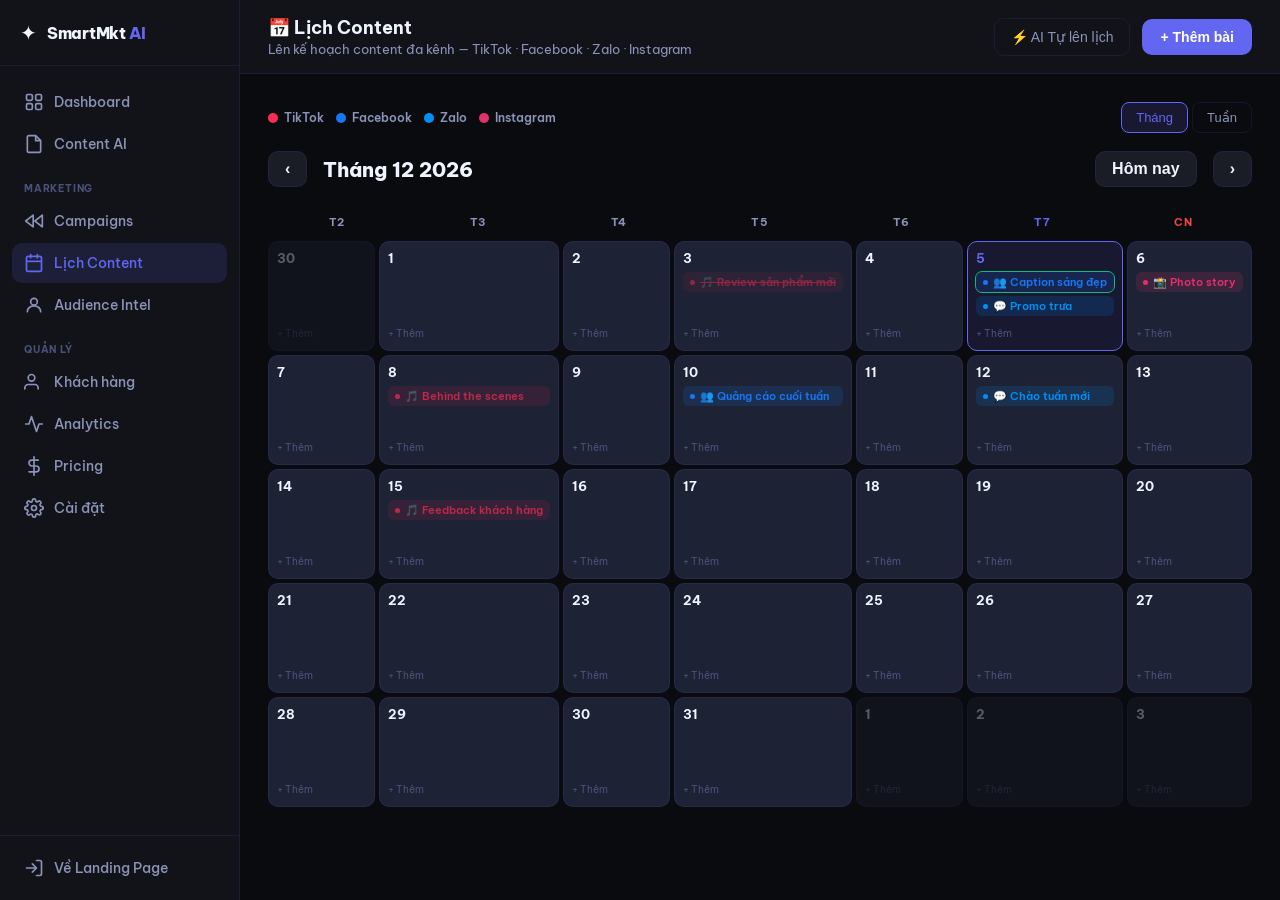
<file: calendar.html>
<!DOCTYPE html>
<html lang="vi">
<head>
  <meta charset="UTF-8" />
  <meta name="viewport" content="width=device-width, initial-scale=1.0" />
  <title>SmartMkt AI — Lịch Content</title>
  <meta name="description" content="Lịch lên kế hoạch content đa kênh — TikTok, Facebook, Zalo, Instagram" />
  <link href="https://fonts.googleapis.com/css2?family=Be+Vietnam+Pro:wght@300;400;500;600;700;800&display=swap" rel="stylesheet" />
  <link rel="stylesheet" href="campaign.css" />
  <style>
    .cal-header { display:flex; align-items:center; gap:16px; margin-bottom:20px; }
    .cal-nav-btn { background:var(--bg-700); border:1px solid var(--border); color:var(--text-1); border-radius:10px; padding:8px 16px; cursor:pointer; font-size:16px; font-weight:700; transition:all .2s; }
    .cal-nav-btn:hover { border-color:var(--primary); color:var(--primary); }
    .cal-month-title { font-size:20px; font-weight:800; flex:1; }
    .view-btns { display:flex; gap:4px; }
    .view-btn { padding:7px 14px; border:1px solid var(--border); border-radius:8px; background:none; color:var(--text-2); cursor:pointer; font-size:13px; font-weight:500; transition:all .2s; }
    .view-btn.active { background:var(--primary-dim); color:var(--primary); border-color:var(--primary); }

    /* Calendar grid */
    .cal-grid { display:grid; grid-template-columns:repeat(7,1fr); gap:4px; }
    .cal-day-header { text-align:center; font-size:11px; font-weight:700; color:var(--text-2); padding:8px 4px; text-transform:uppercase; letter-spacing:.05em; }
    .cal-cell {
      min-height:110px; background:var(--surface); border:1px solid var(--border);
      border-radius:10px; padding:8px; cursor:pointer;
      transition:all .2s; display:flex; flex-direction:column; gap:4px;
    }
    .cal-cell:hover { border-color:var(--primary); background:var(--surface-2); }
    .cal-cell.today { border-color:var(--primary); background:var(--primary-dim); }
    .cal-cell.other-month { opacity:.35; }
    .cal-date { font-size:13px; font-weight:700; margin-bottom:2px; }
    .cal-cell.today .cal-date { color:var(--primary); }

    /* Content slots */
    .content-slot {
      display:flex; align-items:center; gap:5px;
      padding:3px 7px; border-radius:6px; font-size:11px; font-weight:600;
      cursor:pointer; transition:all .15s; overflow:hidden; white-space:nowrap;
    }
    .content-slot:hover { opacity:.8; transform:scale(1.02); }
    .slot-tiktok { background:rgba(254,44,85,0.15); color:var(--tiktok); }
    .slot-facebook { background:rgba(24,119,242,0.15); color:var(--facebook); }
    .slot-zalo { background:rgba(1,144,243,0.15); color:var(--zalo); }
    .slot-instagram { background:rgba(225,48,108,0.15); color:var(--instagram); }
    .content-slot .slot-dot { width:5px; height:5px; border-radius:50%; background:currentColor; flex-shrink:0; }
    .content-slot .slot-text { overflow:hidden; text-overflow:ellipsis; white-space:nowrap; }

    .add-slot-btn {
      display:flex; align-items:center; gap:3px;
      font-size:10px; color:var(--text-3); cursor:pointer;
      padding:2px 0; transition:color .2s; margin-top:auto;
    }
    .add-slot-btn:hover { color:var(--primary); }

    /* Week view */
    .week-grid { display:grid; grid-template-columns:60px repeat(7,1fr); gap:1px; background:var(--border); border-radius:12px; overflow:hidden; }
    .week-time { background:var(--bg-800); padding:8px 6px; font-size:11px; color:var(--text-3); text-align:right; }
    .week-day-header { background:var(--bg-800); padding:10px 8px; font-size:12px; font-weight:700; text-align:center; }
    .week-cell { background:var(--surface); min-height:50px; padding:4px; position:relative; }
    .week-cell.today-col { background:var(--primary-dim); }

    /* Legend */
    .legend { display:flex; gap:12px; flex-wrap:wrap; margin-bottom:18px; }
    .legend-item { display:flex; align-items:center; gap:6px; font-size:12px; font-weight:600; color:var(--text-2); }
    .legend-dot { width:10px; height:10px; border-radius:50%; }

    /* Slot modal  */
    .slot-preview { background:var(--bg-700); border-radius:10px; padding:12px; font-size:13px; color:var(--text-2); margin-top:12px; white-space:pre-wrap; line-height:1.6; max-height:200px; overflow-y:auto; }
  </style>
</head>
<body>

  <aside class="sidebar" id="sidebar">
    <div class="sidebar-header">
      <div class="sidebar-logo"><span class="logo-icon">✦</span><span class="logo-text">SmartMkt <span class="logo-accent">AI</span></span></div>
    </div>
    <nav class="sidebar-nav">
      <a href="dashboard.html" class="nav-item">
        <svg width="20" height="20" viewBox="0 0 24 24" fill="none"><rect x="3" y="3" width="7" height="7" rx="1.5" stroke="currentColor" stroke-width="2"/><rect x="14" y="3" width="7" height="7" rx="1.5" stroke="currentColor" stroke-width="2"/><rect x="3" y="14" width="7" height="7" rx="1.5" stroke="currentColor" stroke-width="2"/><rect x="14" y="14" width="7" height="7" rx="1.5" stroke="currentColor" stroke-width="2"/></svg>
        Dashboard
      </a>
      <a href="content.html" class="nav-item">
        <svg width="20" height="20" viewBox="0 0 24 24" fill="none"><path d="M14 2H6a2 2 0 00-2 2v16a2 2 0 002 2h12a2 2 0 002-2V8z" stroke="currentColor" stroke-width="2"/><polyline points="14,2 14,8 20,8" stroke="currentColor" stroke-width="2"/></svg>
        Content AI
      </a>
      <div class="nav-label-group">Marketing</div>
      <a href="campaign.html" class="nav-item">
        <svg width="20" height="20" viewBox="0 0 24 24" fill="none"><polygon points="11,5 2,12 11,19" stroke="currentColor" stroke-width="2" stroke-linejoin="round"/><polygon points="22,5 13,12 22,19" stroke="currentColor" stroke-width="2" stroke-linejoin="round"/></svg>
        Campaigns
      </a>
      <a href="calendar.html" class="nav-item active">
        <svg width="20" height="20" viewBox="0 0 24 24" fill="none"><rect x="3" y="4" width="18" height="18" rx="2" stroke="currentColor" stroke-width="2"/><line x1="16" y1="2" x2="16" y2="6" stroke="currentColor" stroke-width="2" stroke-linecap="round"/><line x1="8" y1="2" x2="8" y2="6" stroke="currentColor" stroke-width="2" stroke-linecap="round"/><line x1="3" y1="10" x2="21" y2="10" stroke="currentColor" stroke-width="2"/></svg>
        Lịch Content
      </a>
      <a href="audience.html" class="nav-item">
        <svg width="20" height="20" viewBox="0 0 24 24" fill="none"><circle cx="12" cy="8" r="4" stroke="currentColor" stroke-width="2"/><path d="M4 20c0-4 3.6-7 8-7s8 3 8 7" stroke="currentColor" stroke-width="2" stroke-linecap="round"/></svg>
        Audience Intel
      </a>
      <div class="nav-label-group">Quản lý</div>
      <a href="customers.html" class="nav-item">
        <svg width="20" height="20" viewBox="0 0 24 24" fill="none"><path d="M17 21v-2a4 4 0 00-4-4H5a4 4 0 00-4 4v2" stroke="currentColor" stroke-width="2"/><circle cx="9" cy="7" r="4" stroke="currentColor" stroke-width="2"/></svg>
        Khách hàng
      </a>
      <a href="analytics.html" class="nav-item">
        <svg width="20" height="20" viewBox="0 0 24 24" fill="none"><polyline points="22,12 18,12 15,21 9,3 6,12 2,12" stroke="currentColor" stroke-width="2" stroke-linecap="round" stroke-linejoin="round"/></svg>
        Analytics
      </a>
      <a href="pricing.html" class="nav-item">
        <svg width="20" height="20" viewBox="0 0 24 24" fill="none"><line x1="12" y1="1" x2="12" y2="23" stroke="currentColor" stroke-width="2" stroke-linecap="round"/><path d="M17 5H9.5a3.5 3.5 0 000 7h5a3.5 3.5 0 010 7H6" stroke="currentColor" stroke-width="2" stroke-linecap="round"/></svg>
        Pricing
      </a>
      <a href="settings.html" class="nav-item">
        <svg width="20" height="20" viewBox="0 0 24 24" fill="none"><circle cx="12" cy="12" r="3" stroke="currentColor" stroke-width="2"/><path d="M19.4 15a1.65 1.65 0 00.33 1.82l.06.06a2 2 0 010 2.83 2 2 0 01-2.83 0l-.06-.06a1.65 1.65 0 00-1.82-.33 1.65 1.65 0 00-1 1.51V21a2 2 0 01-4 0v-.09A1.65 1.65 0 009 19.4a1.65 1.65 0 00-1.82.33l-.06.06a2 2 0 01-2.83-2.83l.06-.06A1.65 1.65 0 004.68 15a1.65 1.65 0 00-1.51-1H3a2 2 0 010-4h.09A1.65 1.65 0 004.6 9a1.65 1.65 0 00-.33-1.82l-.06-.06a2 2 0 012.83-2.83l.06.06A1.65 1.65 0 009 4.68a1.65 1.65 0 001-1.51V3a2 2 0 014 0v.09a1.65 1.65 0 001 1.51 1.65 1.65 0 001.82-.33l.06-.06a2 2 0 012.83 2.83l-.06.06A1.65 1.65 0 0019.4 9a1.65 1.65 0 001.51 1H21a2 2 0 010 4h-.09a1.65 1.65 0 00-1.51 1z" stroke="currentColor" stroke-width="2"/></svg>
        Cài đặt
      </a>
    </nav>
    <div class="sidebar-footer"><a href="index.html" class="nav-item"><svg width="20" height="20" viewBox="0 0 24 24" fill="none"><path d="M15 3h4a2 2 0 012 2v14a2 2 0 01-2 2h-4M10 17l5-5-5-5M15 12H3" stroke="currentColor" stroke-width="2" stroke-linecap="round" stroke-linejoin="round"/></svg>Về Landing Page</a></div>
  </aside>

  <main class="main">
    <div class="topbar">
      <div class="topbar-left">
        <div class="topbar-title">📅 Lịch Content</div>
        <div class="topbar-sub">Lên kế hoạch content đa kênh — TikTok · Facebook · Zalo · Instagram</div>
      </div>
      <div class="topbar-right">
        <button class="btn-ghost" id="btnQuickFill">⚡ AI Tự lên lịch</button>
        <button class="btn-primary" id="btnAddSlot">+ Thêm bài</button>
      </div>
    </div>

    <div class="content">
      <!-- Legend -->
      <div class="legend">
        <div class="legend-item"><div class="legend-dot" style="background:var(--tiktok)"></div>TikTok</div>
        <div class="legend-item"><div class="legend-dot" style="background:var(--facebook)"></div>Facebook</div>
        <div class="legend-item"><div class="legend-dot" style="background:var(--zalo)"></div>Zalo</div>
        <div class="legend-item"><div class="legend-dot" style="background:var(--instagram)"></div>Instagram</div>
        <div style="margin-left:auto;display:flex;gap:8px;align-items:center;">
          <div class="view-btns">
            <button class="view-btn active" data-view="month">Tháng</button>
            <button class="view-btn" data-view="week">Tuần</button>
          </div>
        </div>
      </div>

      <!-- Calendar header -->
      <div class="cal-header">
        <button class="cal-nav-btn" id="btnPrev">‹</button>
        <div class="cal-month-title" id="calMonthTitle"></div>
        <button class="cal-nav-btn" id="btnToday">Hôm nay</button>
        <button class="cal-nav-btn" id="btnNext">›</button>
      </div>

      <!-- Day headers -->
      <div class="cal-grid" id="calDayHeaders" style="margin-bottom:4px;">
        <div class="cal-day-header">T2</div>
        <div class="cal-day-header">T3</div>
        <div class="cal-day-header">T4</div>
        <div class="cal-day-header">T5</div>
        <div class="cal-day-header">T6</div>
        <div class="cal-day-header" style="color:var(--primary)">T7</div>
        <div class="cal-day-header" style="color:var(--danger)">CN</div>
      </div>

      <!-- Calendar body -->
      <div class="cal-grid" id="calGrid"></div>
    </div>
  </main>

  <!-- SLOT MODAL -->
  <div class="modal-overlay" id="slotModal">
    <div class="modal">
      <div class="modal-header">
        <div class="modal-title" id="slotModalTitle">📝 Thêm bài đăng</div>
        <button class="modal-close" id="slotModalClose">✕</button>
      </div>
      <div class="form-group">
        <label class="form-label">Ngày đăng</label>
        <input class="form-input" id="slotDate" type="date" />
      </div>
      <div class="form-row">
        <div class="form-group">
          <label class="form-label">Kênh</label>
          <select class="form-select" id="slotChannel">
            <option value="tiktok">🎵 TikTok</option>
            <option value="facebook">👥 Facebook</option>
            <option value="zalo">💬 Zalo</option>
            <option value="instagram">📸 Instagram</option>
          </select>
        </div>
        <div class="form-group">
          <label class="form-label">Giờ đăng</label>
          <input class="form-input" id="slotTime" type="time" value="19:00" />
        </div>
      </div>
      <div class="form-group">
        <label class="form-label">Title / Chủ đề bài</label>
        <input class="form-input" id="slotTitle" placeholder="VD: Review trà sữa mango mới về" />
      </div>
      <div class="form-group">
        <label class="form-label">Loại content</label>
        <div class="goal-chips" id="slotTypePicker">
          <button class="goal-chip selected" data-type="caption">Caption</button>
          <button class="goal-chip" data-type="tiktok_script">TikTok Script</button>
          <button class="goal-chip" data-type="ad_copy">Quảng cáo</button>
          <button class="goal-chip" data-type="story">Story</button>
          <button class="goal-chip" data-type="promo">Promo</button>
        </div>
      </div>
      <div class="form-group">
        <label class="form-label">Trạng thái</label>
        <div class="goal-chips" id="slotStatusPicker">
          <button class="goal-chip selected" data-status="planned">📝 Đã lên kế hoạch</button>
          <button class="goal-chip" data-status="draft">📄 Bản nháp</button>
          <button class="goal-chip" data-status="ready">✅ Sẵn sàng</button>
          <button class="goal-chip" data-status="posted">🚀 Đã đăng</button>
        </div>
      </div>
      <div style="display:flex;gap:10px;">
        <button class="btn-ghost" id="btnAIGenSlot" style="flex:1;justify-content:center;">⚡ AI tạo content ngay</button>
        <button class="btn-primary" id="btnSaveSlot" style="flex:1;justify-content:center;">Lưu</button>
      </div>
    </div>
  </div>

  <div id="toastContainer"></div>
  <script src="calendar.js"></script>
</body>
</html>
</file>
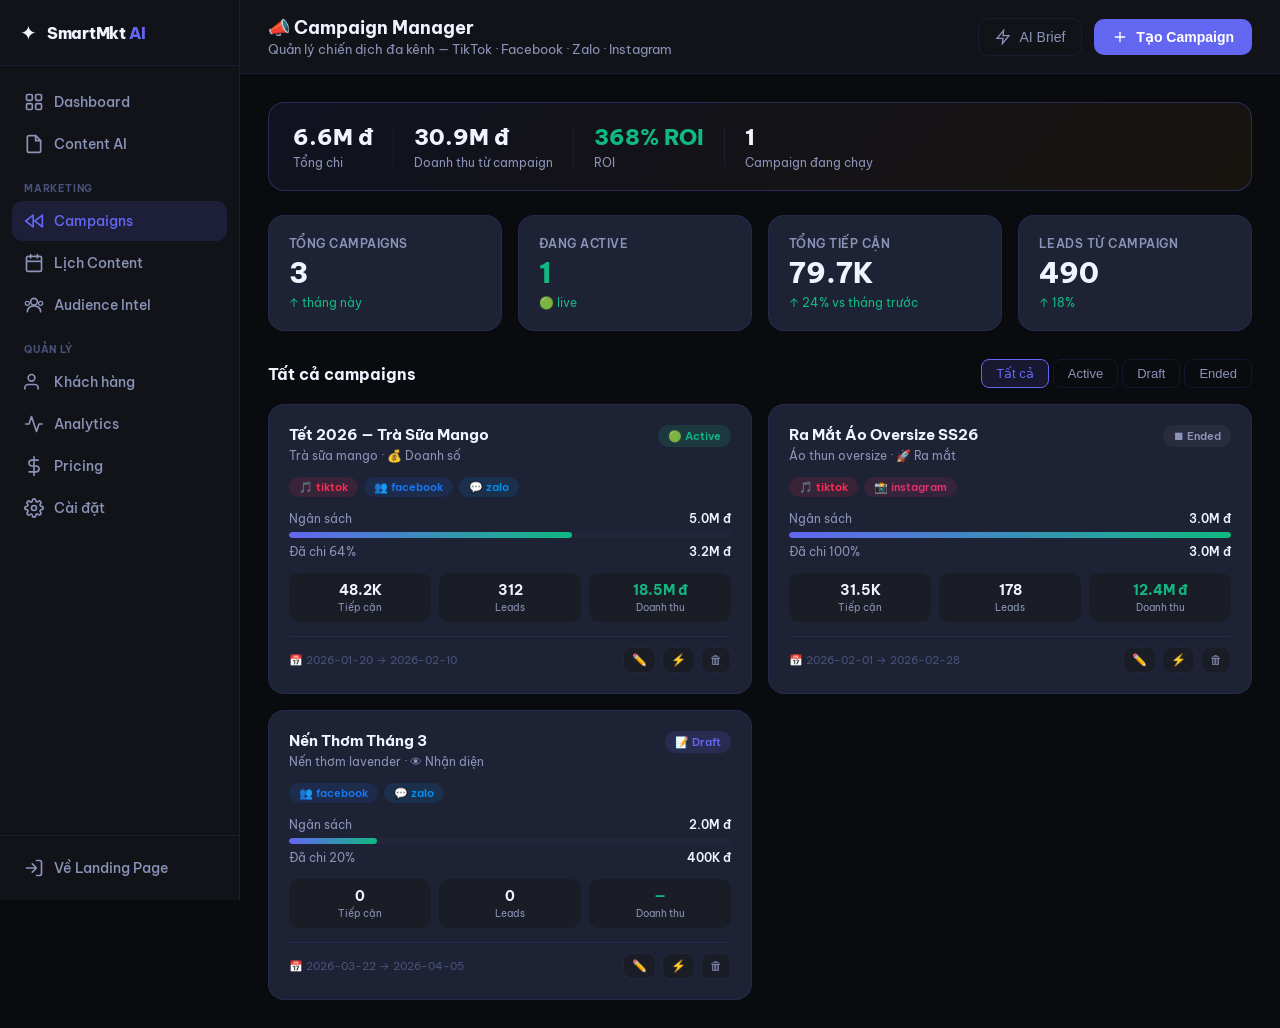
<file: campaign.html>
<!DOCTYPE html>
<html lang="vi">
<head>
  <meta charset="UTF-8" />
  <meta name="viewport" content="width=device-width, initial-scale=1.0" />
  <title>SmartMkt AI — Campaign Manager</title>
  <meta name="description" content="Quản lý chiến dịch marketing đa kênh với AI — TikTok, Facebook, Zalo, Instagram" />
  <link rel="preconnect" href="https://fonts.googleapis.com" />
  <link href="https://fonts.googleapis.com/css2?family=Be+Vietnam+Pro:wght@300;400;500;600;700;800&family=Inter:wght@300;400;500;600;700&display=swap" rel="stylesheet" />
  <link rel="stylesheet" href="campaign.css" />
</head>
<body>

  <!-- SIDEBAR -->
  <aside class="sidebar" id="sidebar">
    <div class="sidebar-header">
      <div class="sidebar-logo">
        <span class="logo-icon">✦</span>
        <span class="logo-text">SmartMkt <span class="logo-accent">AI</span></span>
      </div>
    </div>
    <nav class="sidebar-nav">
      <a href="dashboard.html" class="nav-item" data-page="dashboard">
        <svg width="20" height="20" viewBox="0 0 24 24" fill="none"><rect x="3" y="3" width="7" height="7" rx="1.5" stroke="currentColor" stroke-width="2"/><rect x="14" y="3" width="7" height="7" rx="1.5" stroke="currentColor" stroke-width="2"/><rect x="3" y="14" width="7" height="7" rx="1.5" stroke="currentColor" stroke-width="2"/><rect x="14" y="14" width="7" height="7" rx="1.5" stroke="currentColor" stroke-width="2"/></svg>
        Dashboard
      </a>
      <a href="content.html" class="nav-item" data-page="content">
        <svg width="20" height="20" viewBox="0 0 24 24" fill="none"><path d="M14 2H6a2 2 0 00-2 2v16a2 2 0 002 2h12a2 2 0 002-2V8z" stroke="currentColor" stroke-width="2"/><polyline points="14,2 14,8 20,8" stroke="currentColor" stroke-width="2"/></svg>
        Content AI
      </a>
      <div class="nav-label-group">Marketing</div>
      <a href="campaign.html" class="nav-item active" data-page="campaign">
        <svg width="20" height="20" viewBox="0 0 24 24" fill="none"><polygon points="11,5 2,12 11,19" stroke="currentColor" stroke-width="2" stroke-linejoin="round"/><polygon points="22,5 13,12 22,19" stroke="currentColor" stroke-width="2" stroke-linejoin="round"/></svg>
        Campaigns
      </a>
      <a href="calendar.html" class="nav-item" data-page="calendar">
        <svg width="20" height="20" viewBox="0 0 24 24" fill="none"><rect x="3" y="4" width="18" height="18" rx="2" stroke="currentColor" stroke-width="2"/><line x1="16" y1="2" x2="16" y2="6" stroke="currentColor" stroke-width="2" stroke-linecap="round"/><line x1="8" y1="2" x2="8" y2="6" stroke="currentColor" stroke-width="2" stroke-linecap="round"/><line x1="3" y1="10" x2="21" y2="10" stroke="currentColor" stroke-width="2"/></svg>
        Lịch Content
      </a>
      <a href="audience.html" class="nav-item" data-page="audience">
        <svg width="20" height="20" viewBox="0 0 24 24" fill="none"><circle cx="12" cy="8" r="4" stroke="currentColor" stroke-width="2"/><path d="M4 20c0-4 3.6-7 8-7s8 3 8 7" stroke="currentColor" stroke-width="2" stroke-linecap="round"/><circle cx="4" cy="10" r="2.5" stroke="currentColor" stroke-width="1.5"/><circle cx="20" cy="10" r="2.5" stroke="currentColor" stroke-width="1.5"/></svg>
        Audience Intel
      </a>
      <div class="nav-label-group">Quản lý</div>
      <a href="customers.html" class="nav-item" data-page="customers">
        <svg width="20" height="20" viewBox="0 0 24 24" fill="none"><path d="M17 21v-2a4 4 0 00-4-4H5a4 4 0 00-4 4v2" stroke="currentColor" stroke-width="2"/><circle cx="9" cy="7" r="4" stroke="currentColor" stroke-width="2"/></svg>
        Khách hàng
      </a>
      <a href="analytics.html" class="nav-item" data-page="analytics">
        <svg width="20" height="20" viewBox="0 0 24 24" fill="none"><polyline points="22,12 18,12 15,21 9,3 6,12 2,12" stroke="currentColor" stroke-width="2" stroke-linecap="round" stroke-linejoin="round"/></svg>
        Analytics
      </a>
      <a href="pricing.html" class="nav-item" data-page="pricing">
        <svg width="20" height="20" viewBox="0 0 24 24" fill="none"><line x1="12" y1="1" x2="12" y2="23" stroke="currentColor" stroke-width="2" stroke-linecap="round"/><path d="M17 5H9.5a3.5 3.5 0 000 7h5a3.5 3.5 0 010 7H6" stroke="currentColor" stroke-width="2" stroke-linecap="round"/></svg>
        Pricing
      </a>
      <a href="settings.html" class="nav-item" data-page="settings">
        <svg width="20" height="20" viewBox="0 0 24 24" fill="none"><circle cx="12" cy="12" r="3" stroke="currentColor" stroke-width="2"/><path d="M19.4 15a1.65 1.65 0 00.33 1.82l.06.06a2 2 0 010 2.83 2 2 0 01-2.83 0l-.06-.06a1.65 1.65 0 00-1.82-.33 1.65 1.65 0 00-1 1.51V21a2 2 0 01-4 0v-.09A1.65 1.65 0 009 19.4a1.65 1.65 0 00-1.82.33l-.06.06a2 2 0 01-2.83-2.83l.06-.06A1.65 1.65 0 004.68 15a1.65 1.65 0 00-1.51-1H3a2 2 0 010-4h.09A1.65 1.65 0 004.6 9a1.65 1.65 0 00-.33-1.82l-.06-.06a2 2 0 012.83-2.83l.06.06A1.65 1.65 0 009 4.68a1.65 1.65 0 001-1.51V3a2 2 0 014 0v.09a1.65 1.65 0 001 1.51 1.65 1.65 0 001.82-.33l.06-.06a2 2 0 012.83 2.83l-.06.06A1.65 1.65 0 0019.4 9a1.65 1.65 0 001.51 1H21a2 2 0 010 4h-.09a1.65 1.65 0 00-1.51 1z" stroke="currentColor" stroke-width="2"/></svg>
        Cài đặt
      </a>
    </nav>
    <div class="sidebar-footer">
      <a href="index.html" class="nav-item">
        <svg width="20" height="20" viewBox="0 0 24 24" fill="none"><path d="M15 3h4a2 2 0 012 2v14a2 2 0 01-2 2h-4M10 17l5-5-5-5M15 12H3" stroke="currentColor" stroke-width="2" stroke-linecap="round" stroke-linejoin="round"/></svg>
        Về Landing Page
      </a>
    </div>
  </aside>

  <!-- MAIN -->
  <main class="main">
    <div class="topbar">
      <div class="topbar-left">
        <div class="topbar-title">📣 Campaign Manager</div>
        <div class="topbar-sub">Quản lý chiến dịch đa kênh — TikTok · Facebook · Zalo · Instagram</div>
      </div>
      <div class="topbar-right">
        <button class="btn-ghost" id="btnAIBrief">
          <svg width="16" height="16" viewBox="0 0 24 24" fill="none"><polygon points="13,2 3,14 12,14 11,22 21,10 12,10" stroke="currentColor" stroke-width="2"/></svg>
          AI Brief
        </button>
        <button class="btn-primary" id="btnNewCampaign">
          <svg width="16" height="16" viewBox="0 0 24 24" fill="none"><line x1="12" y1="5" x2="12" y2="19" stroke="currentColor" stroke-width="2" stroke-linecap="round"/><line x1="5" y1="12" x2="19" y2="12" stroke="currentColor" stroke-width="2" stroke-linecap="round"/></svg>
          Tạo Campaign
        </button>
      </div>
    </div>

    <div class="content">
      <!-- ROI Banner -->
      <div class="roi-banner" id="roiBanner">
        <div class="roi-item">
          <div class="roi-val" id="roiTotalSpend">0 đ</div>
          <div class="roi-lbl">Tổng chi</div>
        </div>
        <div class="roi-divider"></div>
        <div class="roi-item">
          <div class="roi-val" id="roiRevenue">0 đ</div>
          <div class="roi-lbl">Doanh thu từ campaign</div>
        </div>
        <div class="roi-divider"></div>
        <div class="roi-item">
          <div class="roi-val" id="roiRatio" style="color:var(--success)">—</div>
          <div class="roi-lbl">ROI</div>
        </div>
        <div class="roi-divider"></div>
        <div class="roi-item">
          <div class="roi-val" id="roiActive">0</div>
          <div class="roi-lbl">Campaign đang chạy</div>
        </div>
      </div>

      <!-- Stats -->
      <div class="stats-row">
        <div class="stat-card">
          <div class="stat-label">Tổng campaigns</div>
          <div class="stat-value" id="statTotal">0</div>
          <div class="stat-change stat-up">↑ tháng này</div>
        </div>
        <div class="stat-card">
          <div class="stat-label">Đang active</div>
          <div class="stat-value" style="color:var(--success)" id="statActive">0</div>
          <div class="stat-change stat-up">🟢 live</div>
        </div>
        <div class="stat-card">
          <div class="stat-label">Tổng tiếp cận</div>
          <div class="stat-value" id="statReach">0</div>
          <div class="stat-change stat-up">↑ 24% vs tháng trước</div>
        </div>
        <div class="stat-card">
          <div class="stat-label">Leads từ campaign</div>
          <div class="stat-value" id="statLeads">0</div>
          <div class="stat-change stat-up">↑ 18%</div>
        </div>
      </div>

      <!-- Board -->
      <div class="board-header">
        <div class="board-title">Tất cả campaigns</div>
        <div class="filter-tabs">
          <button class="filter-tab active" data-filter="all">Tất cả</button>
          <button class="filter-tab" data-filter="active">Active</button>
          <button class="filter-tab" data-filter="draft">Draft</button>
          <button class="filter-tab" data-filter="ended">Ended</button>
        </div>
      </div>

      <div class="campaign-grid" id="campaignGrid">
        <!-- injected by JS -->
      </div>
    </div>
  </main>

  <!-- NEW CAMPAIGN MODAL -->
  <div class="modal-overlay" id="modalOverlay">
    <div class="modal">
      <div class="modal-header">
        <div class="modal-title">✦ Tạo Campaign mới</div>
        <button class="modal-close" id="modalClose">✕</button>
      </div>
      <div class="form-group">
        <label class="form-label">Tên campaign *</label>
        <input class="form-input" id="fName" placeholder="VD: Tết 2026 — Trà Sữa" />
      </div>
      <div class="form-group">
        <label class="form-label">Sản phẩm / Dịch vụ *</label>
        <input class="form-input" id="fProduct" placeholder="VD: Trà sữa mango, áo thun oversize..." />
      </div>
      <div class="form-group">
        <label class="form-label">Mục tiêu campaign</label>
        <div class="goal-chips">
          <button class="goal-chip" data-goal="awareness">Tăng nhận diện</button>
          <button class="goal-chip" data-goal="leads">Thu thập lead</button>
          <button class="goal-chip selected" data-goal="sales">Tăng doanh số</button>
          <button class="goal-chip" data-goal="retention">Giữ chân khách</button>
          <button class="goal-chip" data-goal="launch">Ra mắt sản phẩm</button>
        </div>
      </div>
      <div class="form-group">
        <label class="form-label">Kênh chạy</label>
        <div class="channel-checks">
          <label class="channel-check checked"><input type="checkbox" value="tiktok" checked> 🎵 TikTok</label>
          <label class="channel-check checked"><input type="checkbox" value="facebook" checked> 👥 Facebook</label>
          <label class="channel-check"><input type="checkbox" value="zalo"> 💬 Zalo</label>
          <label class="channel-check"><input type="checkbox" value="instagram"> 📸 Instagram</label>
        </div>
      </div>
      <div class="form-row">
        <div class="form-group">
          <label class="form-label">Ngân sách (đ)</label>
          <input class="form-input" id="fBudget" type="number" placeholder="3000000" />
        </div>
        <div class="form-group">
          <label class="form-label">Trạng thái</label>
          <select class="form-select" id="fStatus">
            <option value="draft">📝 Draft</option>
            <option value="active">🟢 Active</option>
          </select>
        </div>
      </div>
      <div class="form-row">
        <div class="form-group">
          <label class="form-label">Ngày bắt đầu</label>
          <input class="form-input" id="fStart" type="date" />
        </div>
        <div class="form-group">
          <label class="form-label">Ngày kết thúc</label>
          <input class="form-input" id="fEnd" type="date" />
        </div>
      </div>
      <div class="form-group">
        <label class="form-label">Câu chuyện thật của campaign (optional)</label>
        <textarea class="form-textarea" id="fStory" placeholder="VD: Tết này mình muốn gửi lời cảm ơn đến 500 khách hàng đầu tiên đã tin tưởng mình..."></textarea>
      </div>
      <button class="btn-primary" id="btnSaveCampaign" style="width:100%;justify-content:center;padding:13px;">
        <svg width="16" height="16" viewBox="0 0 24 24" fill="none"><path d="M20 6L9 17l-5-5" stroke="currentColor" stroke-width="2.5" stroke-linecap="round" stroke-linejoin="round"/></svg>
        Lưu Campaign
      </button>
    </div>
  </div>

  <div id="toastContainer"></div>
  <script src="campaign.js"></script>
</body>
</html>
</file>
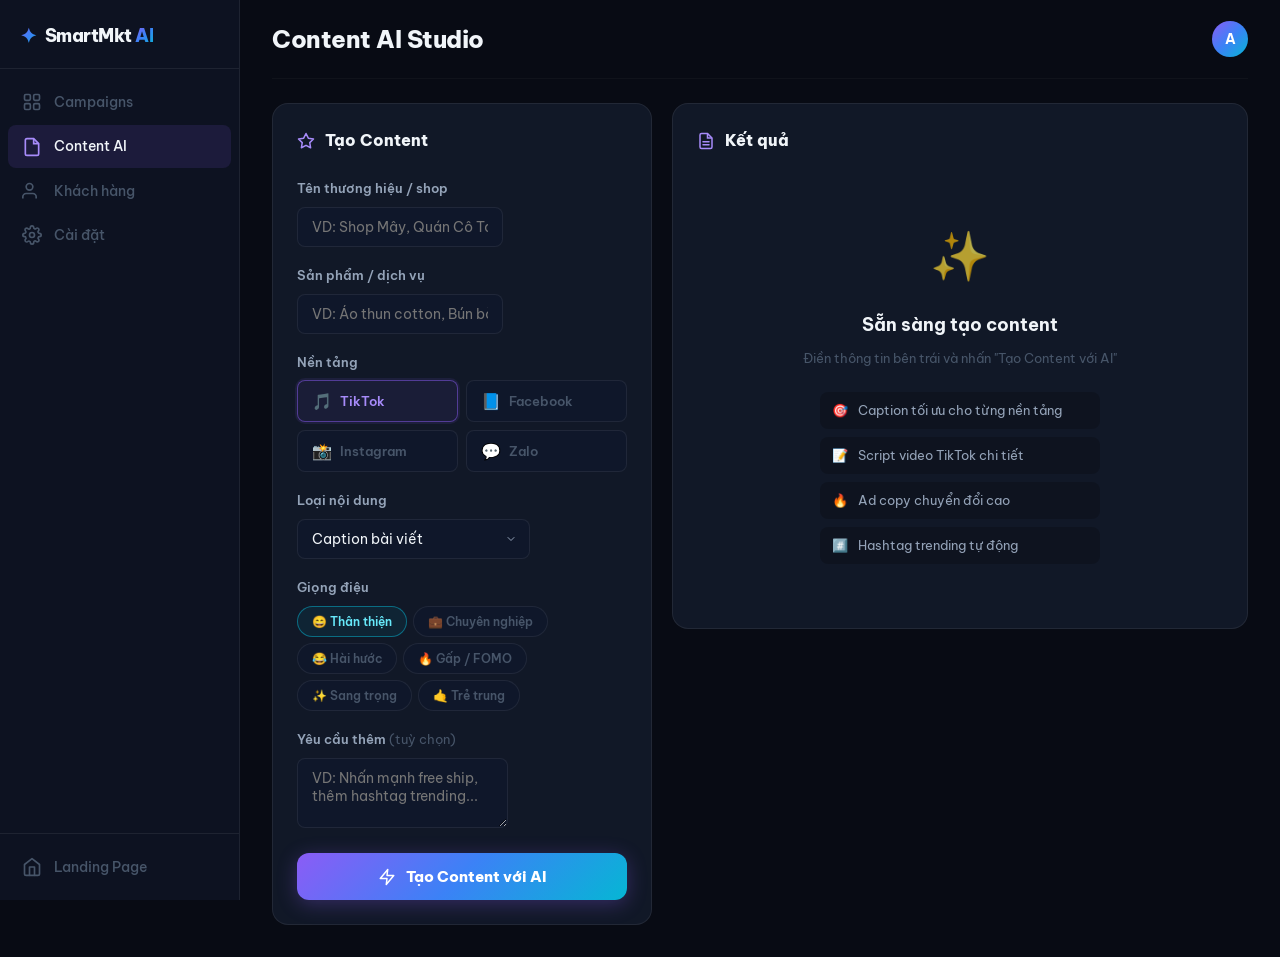
<file: content.html>
<!DOCTYPE html>
<html lang="vi">
<head>
  <meta charset="UTF-8" />
  <meta name="viewport" content="width=device-width, initial-scale=1.0" />
  <title>SmartMkt AI — Content Studio</title>
  <meta name="description" content="SmartMkt AI Content Studio — tạo content marketing bằng AI" />
  <link rel="preconnect" href="https://fonts.googleapis.com" />
  <link rel="preconnect" href="https://fonts.gstatic.com" crossorigin />
  <link href="https://fonts.googleapis.com/css2?family=Be+Vietnam+Pro:wght@300;400;500;600;700;800&family=Inter:wght@300;400;500;600;700&display=swap" rel="stylesheet" />
  <link rel="stylesheet" href="dashboard.css" />
  <link rel="stylesheet" href="content.css" />
</head>
<body>

  <!-- SIDEBAR -->
  <aside class="sidebar" id="sidebar">
    <div class="sidebar-header">
      <div class="sidebar-logo">
        <span class="logo-icon">✦</span>
        <span class="logo-text">SmartMkt <span class="logo-accent">AI</span></span>
      </div>
    </div>
    <nav class="sidebar-nav">
      <a href="dashboard.html" class="nav-item" data-page="campaigns">
        <svg width="20" height="20" viewBox="0 0 24 24" fill="none"><rect x="3" y="3" width="7" height="7" rx="1.5" stroke="currentColor" stroke-width="2"/><rect x="14" y="3" width="7" height="7" rx="1.5" stroke="currentColor" stroke-width="2"/><rect x="3" y="14" width="7" height="7" rx="1.5" stroke="currentColor" stroke-width="2"/><rect x="14" y="14" width="7" height="7" rx="1.5" stroke="currentColor" stroke-width="2"/></svg>
        Campaigns
      </a>
      <a href="#" class="nav-item active" data-page="content">
        <svg width="20" height="20" viewBox="0 0 24 24" fill="none"><path d="M14 2H6a2 2 0 00-2 2v16a2 2 0 002 2h12a2 2 0 002-2V8z" stroke="currentColor" stroke-width="2"/><polyline points="14,2 14,8 20,8" stroke="currentColor" stroke-width="2"/></svg>
        Content AI
      </a>
      <a href="customers.html" class="nav-item" data-page="customers">
        <svg width="20" height="20" viewBox="0 0 24 24" fill="none"><path d="M17 21v-2a4 4 0 00-4-4H5a4 4 0 00-4 4v2" stroke="currentColor" stroke-width="2"/><circle cx="9" cy="7" r="4" stroke="currentColor" stroke-width="2"/></svg>
        Khách hàng
      </a>
      <a href="settings.html" class="nav-item" data-page="settings">
        <svg width="20" height="20" viewBox="0 0 24 24" fill="none"><circle cx="12" cy="12" r="3" stroke="currentColor" stroke-width="2"/><path d="M19.4 15a1.65 1.65 0 00.33 1.82l.06.06a2 2 0 010 2.83 2 2 0 01-2.83 0l-.06-.06a1.65 1.65 0 00-1.82-.33 1.65 1.65 0 00-1 1.51V21a2 2 0 01-2 2 2 2 0 01-2-2v-.09A1.65 1.65 0 009 19.4a1.65 1.65 0 00-1.82.33l-.06.06a2 2 0 01-2.83 0 2 2 0 010-2.83l.06-.06A1.65 1.65 0 004.68 15a1.65 1.65 0 00-1.51-1H3a2 2 0 01-2-2 2 2 0 012-2h.09A1.65 1.65 0 004.6 9a1.65 1.65 0 00-.33-1.82l-.06-.06a2 2 0 010-2.83 2 2 0 012.83 0l.06.06A1.65 1.65 0 009 4.68a1.65 1.65 0 001-1.51V3a2 2 0 012-2 2 2 0 012 2v.09a1.65 1.65 0 001 1.51 1.65 1.65 0 001.82-.33l.06-.06a2 2 0 012.83 0 2 2 0 010 2.83l-.06.06A1.65 1.65 0 0019.4 9a1.65 1.65 0 001.51 1H21a2 2 0 012 2 2 2 0 01-2 2h-.09a1.65 1.65 0 00-1.51 1z" stroke="currentColor" stroke-width="2"/></svg>
        Cài đặt
      </a>
    </nav>
    <div class="sidebar-footer">
      <a href="index.html" class="nav-item">
        <svg width="20" height="20" viewBox="0 0 24 24" fill="none"><path d="M3 9l9-7 9 7v11a2 2 0 01-2 2H5a2 2 0 01-2-2z" stroke="currentColor" stroke-width="2" stroke-linecap="round" stroke-linejoin="round"/><polyline points="9,22 9,12 15,12 15,22" stroke="currentColor" stroke-width="2" stroke-linecap="round" stroke-linejoin="round"/></svg>
        Landing Page
      </a>
    </div>
  </aside>

  <!-- MAIN -->
  <main class="main-content">
    <header class="topbar">
      <div class="topbar-left">
        <button class="sidebar-toggle" id="sidebarToggle">
          <svg width="20" height="20" viewBox="0 0 24 24" fill="none"><line x1="3" y1="12" x2="21" y2="12" stroke="currentColor" stroke-width="2" stroke-linecap="round"/><line x1="3" y1="6" x2="21" y2="6" stroke="currentColor" stroke-width="2" stroke-linecap="round"/><line x1="3" y1="18" x2="21" y2="18" stroke="currentColor" stroke-width="2" stroke-linecap="round"/></svg>
        </button>
        <h1 class="page-title">Content AI Studio</h1>
      </div>
      <div class="topbar-right">
        <div class="user-avatar"><span>A</span></div>
      </div>
    </header>

    <!-- CONTENT STUDIO LAYOUT -->
    <div class="studio-layout">

      <!-- LEFT: Input Panel -->
      <div class="studio-panel panel-input">
        <div class="panel-title">
          <svg width="18" height="18" viewBox="0 0 24 24" fill="none"><polygon points="12,2 15.09,8.26 22,9.27 17,14.14 18.18,21.02 12,17.77 5.82,21.02 7,14.14 2,9.27 8.91,8.26" stroke="currentColor" stroke-width="2" stroke-linecap="round" stroke-linejoin="round"/></svg>
          Tạo Content
        </div>

        <div class="input-section">
          <label for="contentBrand">Tên thương hiệu / shop</label>
          <input type="text" id="contentBrand" placeholder="VD: Shop Mây, Quán Cô Tám..." />
        </div>

        <div class="input-section">
          <label for="contentProduct">Sản phẩm / dịch vụ</label>
          <input type="text" id="contentProduct" placeholder="VD: Áo thun cotton, Bún bò Huế..." />
        </div>

        <div class="input-section">
          <label for="contentPlatform">Nền tảng</label>
          <div class="platform-selector">
            <button class="plat-btn active" data-plat="tiktok">
              <span class="pb-icon">🎵</span> TikTok
            </button>
            <button class="plat-btn" data-plat="facebook">
              <span class="pb-icon">📘</span> Facebook
            </button>
            <button class="plat-btn" data-plat="instagram">
              <span class="pb-icon">📸</span> Instagram
            </button>
            <button class="plat-btn" data-plat="zalo">
              <span class="pb-icon">💬</span> Zalo
            </button>
          </div>
        </div>

        <div class="input-section">
          <label for="contentType">Loại nội dung</label>
          <select id="contentType">
            <option value="caption">Caption bài viết</option>
            <option value="tiktok_script">Script TikTok (video ngắn)</option>
            <option value="ad_copy">Copy chạy quảng cáo</option>
            <option value="reply">Trả lời khách hàng</option>
            <option value="promo">Thông báo khuyến mãi</option>
            <option value="story">Story / Status</option>
          </select>
        </div>

        <div class="input-section">
          <label for="contentTone">Giọng điệu</label>
          <div class="tone-chips">
            <button class="tone-chip active" data-tone="friendly">😄 Thân thiện</button>
            <button class="tone-chip" data-tone="professional">💼 Chuyên nghiệp</button>
            <button class="tone-chip" data-tone="funny">😂 Hài hước</button>
            <button class="tone-chip" data-tone="urgent">🔥 Gấp / FOMO</button>
            <button class="tone-chip" data-tone="luxury">✨ Sang trọng</button>
            <button class="tone-chip" data-tone="casual">🤙 Trẻ trung</button>
          </div>
        </div>

        <div class="input-section">
          <label for="contentExtra">Yêu cầu thêm <span class="optional">(tuỳ chọn)</span></label>
          <textarea id="contentExtra" rows="2" placeholder="VD: Nhấn mạnh free ship, thêm hashtag trending..."></textarea>
        </div>

        <button class="btn-generate" id="btnGenerate">
          <svg width="18" height="18" viewBox="0 0 24 24" fill="none"><polygon points="13,2 3,14 12,14 11,22 21,10 12,10" stroke="currentColor" stroke-width="2" stroke-linecap="round" stroke-linejoin="round"/></svg>
          Tạo Content với AI
        </button>
      </div>

      <!-- RIGHT: Output Panel -->
      <div class="studio-panel panel-output">
        <div class="panel-title">
          <svg width="18" height="18" viewBox="0 0 24 24" fill="none"><path d="M14 2H6a2 2 0 00-2 2v16a2 2 0 002 2h12a2 2 0 002-2V8z" stroke="currentColor" stroke-width="2"/><polyline points="14,2 14,8 20,8" stroke="currentColor" stroke-width="2"/><line x1="16" y1="13" x2="8" y2="13" stroke="currentColor" stroke-width="2" stroke-linecap="round"/><line x1="16" y1="17" x2="8" y2="17" stroke="currentColor" stroke-width="2" stroke-linecap="round"/></svg>
          Kết quả
        </div>

        <!-- Empty state -->
        <div class="output-empty" id="outputEmpty">
          <div class="oe-icon">✨</div>
          <h3>Sẵn sàng tạo content</h3>
          <p>Điền thông tin bên trái và nhấn "Tạo Content với AI"</p>
          <div class="oe-features">
            <div class="oe-feat"><span>🎯</span> Caption tối ưu cho từng nền tảng</div>
            <div class="oe-feat"><span>📝</span> Script video TikTok chi tiết</div>
            <div class="oe-feat"><span>🔥</span> Ad copy chuyển đổi cao</div>
            <div class="oe-feat"><span>#️⃣</span> Hashtag trending tự động</div>
          </div>
        </div>

        <!-- Loading state -->
        <div class="output-loading" id="outputLoading" style="display:none;">
          <div class="loader-dots">
            <span></span><span></span><span></span>
          </div>
          <p>AI đang viết content cho bạn...</p>
        </div>

        <!-- Result -->
        <div class="output-result" id="outputResult" style="display:none;">
          <div class="result-header">
            <div class="result-meta">
              <span class="result-plat" id="resultPlat">TikTok</span>
              <span class="result-type" id="resultType">Caption</span>
            </div>
            <div class="result-actions">
              <button class="ra-btn" id="btnCopy" title="Copy">
                <svg width="16" height="16" viewBox="0 0 24 24" fill="none"><rect x="9" y="9" width="13" height="13" rx="2" stroke="currentColor" stroke-width="2"/><path d="M5 15H4a2 2 0 01-2-2V4a2 2 0 012-2h9a2 2 0 012 2v1" stroke="currentColor" stroke-width="2"/></svg>
                Copy
              </button>
              <button class="ra-btn" id="btnRegenerate" title="Viết lại">
                <svg width="16" height="16" viewBox="0 0 24 24" fill="none"><polyline points="23,4 23,10 17,10" stroke="currentColor" stroke-width="2" stroke-linecap="round" stroke-linejoin="round"/><path d="M20.49 15a9 9 0 11-2.12-9.36L23 10" stroke="currentColor" stroke-width="2" stroke-linecap="round" stroke-linejoin="round"/></svg>
                Viết lại
              </button>
            </div>
          </div>
          <div class="result-content" id="resultContent"></div>
          <div class="result-footer">
            <span class="result-words" id="resultWords">0 từ</span>
            <span class="result-time" id="resultTime"></span>
          </div>
        </div>

        <!-- History -->
        <div class="output-history" id="outputHistory">
          <div class="history-title">Lịch sử gần đây</div>
          <div class="history-list" id="historyList"></div>
        </div>
      </div>

    </div>
  </main>

  <!-- TOAST -->
  <div class="toast-container" id="toastContainer"></div>

  <script src="erpnext-api.js"></script>
  <script src="content.js"></script>
</body>
</html>
</file>
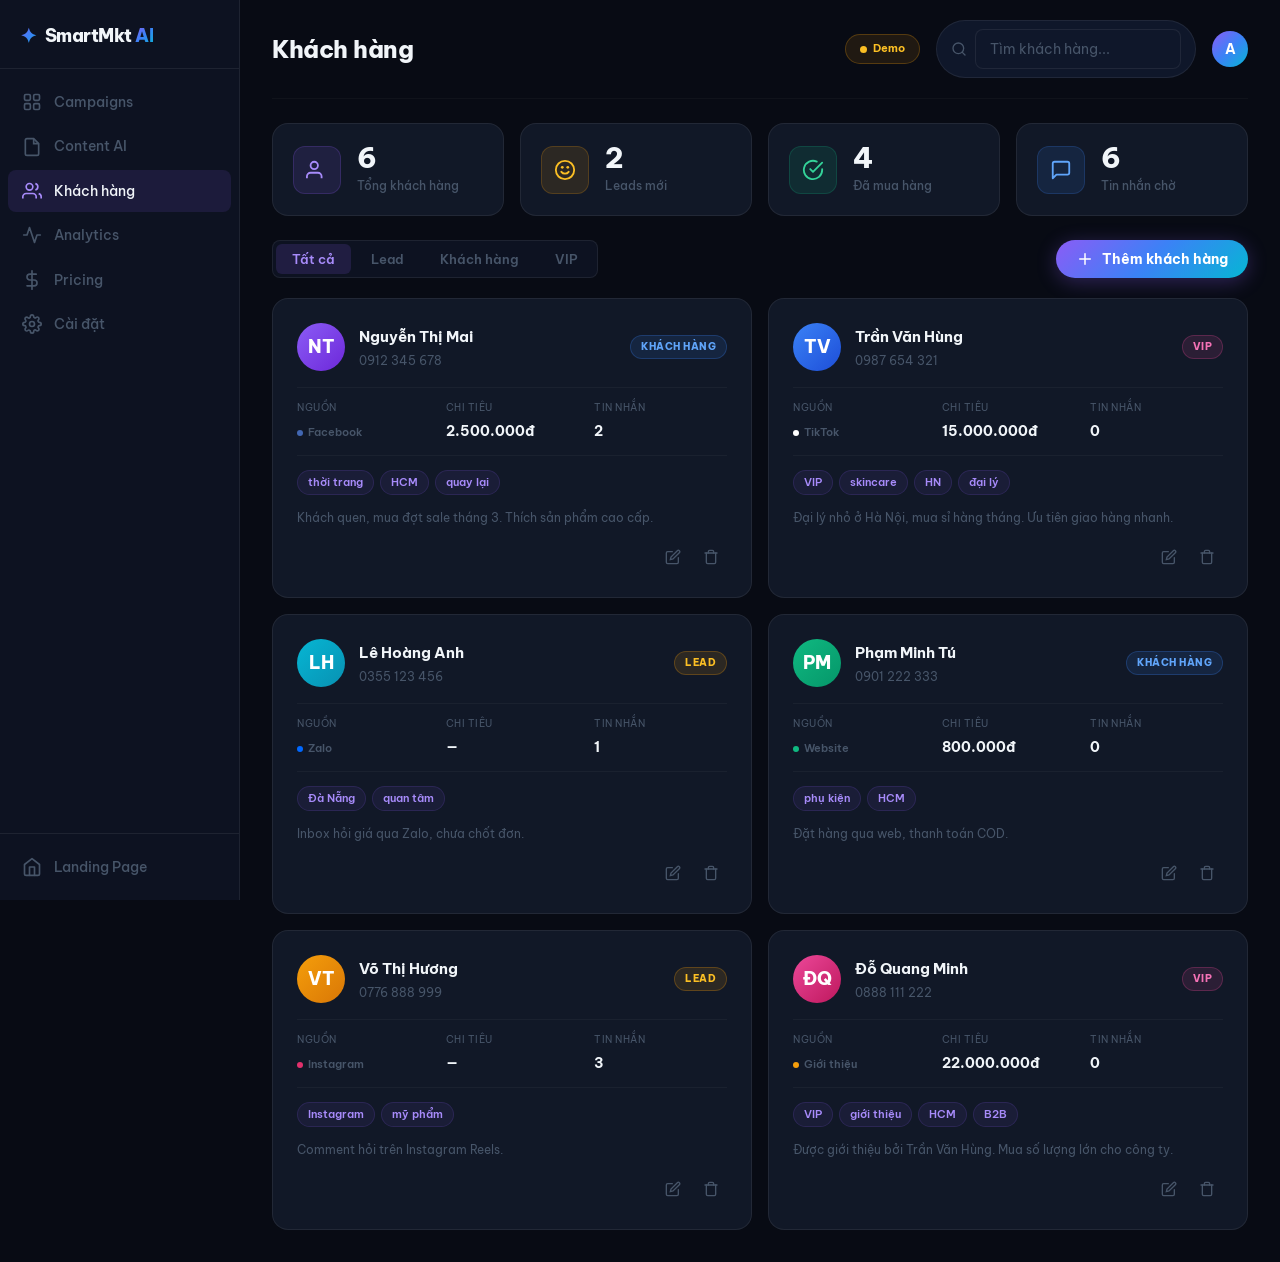
<file: customers.html>
<!DOCTYPE html>
<html lang="vi">
<head>
  <meta charset="UTF-8" />
  <meta name="viewport" content="width=device-width, initial-scale=1.0" />
  <title>SmartMkt AI — Khách hàng</title>
  <meta name="description" content="SmartMkt AI CRM — Quản lý khách hàng và leads với AI" />
  <link rel="preconnect" href="https://fonts.googleapis.com" />
  <link rel="preconnect" href="https://fonts.gstatic.com" crossorigin />
  <link href="https://fonts.googleapis.com/css2?family=Be+Vietnam+Pro:wght@300;400;500;600;700;800&family=Inter:wght@300;400;500;600;700&display=swap" rel="stylesheet" />
  <link rel="stylesheet" href="dashboard.css" />
  <link rel="stylesheet" href="customers.css" />
</head>
<body>

  <!-- SIDEBAR -->
  <aside class="sidebar" id="sidebar">
    <div class="sidebar-header">
      <div class="sidebar-logo">
        <span class="logo-icon">✦</span>
        <span class="logo-text">SmartMkt <span class="logo-accent">AI</span></span>
      </div>
    </div>
    <nav class="sidebar-nav">
      <a href="dashboard.html" class="nav-item" data-page="campaigns">
        <svg width="20" height="20" viewBox="0 0 24 24" fill="none"><rect x="3" y="3" width="7" height="7" rx="1.5" stroke="currentColor" stroke-width="2"/><rect x="14" y="3" width="7" height="7" rx="1.5" stroke="currentColor" stroke-width="2"/><rect x="3" y="14" width="7" height="7" rx="1.5" stroke="currentColor" stroke-width="2"/><rect x="14" y="14" width="7" height="7" rx="1.5" stroke="currentColor" stroke-width="2"/></svg>
        Campaigns
      </a>
      <a href="content.html" class="nav-item" data-page="content">
        <svg width="20" height="20" viewBox="0 0 24 24" fill="none"><path d="M14 2H6a2 2 0 00-2 2v16a2 2 0 002 2h12a2 2 0 002-2V8z" stroke="currentColor" stroke-width="2"/><polyline points="14,2 14,8 20,8" stroke="currentColor" stroke-width="2"/></svg>
        Content AI
      </a>
      <a href="#" class="nav-item active" data-page="customers">
        <svg width="20" height="20" viewBox="0 0 24 24" fill="none"><path d="M17 21v-2a4 4 0 00-4-4H5a4 4 0 00-4 4v2" stroke="currentColor" stroke-width="2"/><circle cx="9" cy="7" r="4" stroke="currentColor" stroke-width="2"/><path d="M23 21v-2a4 4 0 00-3-3.87" stroke="currentColor" stroke-width="2"/><path d="M16 3.13a4 4 0 010 7.75" stroke="currentColor" stroke-width="2"/></svg>
        Khách hàng
      </a>
      <a href="analytics.html" class="nav-item" data-page="analytics">
        <svg width="20" height="20" viewBox="0 0 24 24" fill="none"><polyline points="22,12 18,12 15,21 9,3 6,12 2,12" stroke="currentColor" stroke-width="2" stroke-linecap="round" stroke-linejoin="round"/></svg>
        Analytics
      </a>
      <a href="pricing.html" class="nav-item" data-page="pricing">
        <svg width="20" height="20" viewBox="0 0 24 24" fill="none"><line x1="12" y1="1" x2="12" y2="23" stroke="currentColor" stroke-width="2" stroke-linecap="round"/><path d="M17 5H9.5a3.5 3.5 0 000 7h5a3.5 3.5 0 010 7H6" stroke="currentColor" stroke-width="2" stroke-linecap="round" stroke-linejoin="round"/></svg>
        Pricing
      </a>
      <a href="settings.html" class="nav-item" data-page="settings">
        <svg width="20" height="20" viewBox="0 0 24 24" fill="none"><circle cx="12" cy="12" r="3" stroke="currentColor" stroke-width="2"/><path d="M19.4 15a1.65 1.65 0 00.33 1.82l.06.06a2 2 0 010 2.83 2 2 0 01-2.83 0l-.06-.06a1.65 1.65 0 00-1.82-.33 1.65 1.65 0 00-1 1.51V21a2 2 0 01-2 2 2 2 0 01-2-2v-.09A1.65 1.65 0 009 19.4a1.65 1.65 0 00-1.82.33l-.06.06a2 2 0 01-2.83 0 2 2 0 010-2.83l.06-.06A1.65 1.65 0 004.68 15a1.65 1.65 0 00-1.51-1H3a2 2 0 01-2-2 2 2 0 012-2h.09A1.65 1.65 0 004.6 9a1.65 1.65 0 00-.33-1.82l-.06-.06a2 2 0 010-2.83 2 2 0 012.83 0l.06.06A1.65 1.65 0 009 4.68a1.65 1.65 0 001-1.51V3a2 2 0 012-2 2 2 0 012 2v.09a1.65 1.65 0 001 1.51 1.65 1.65 0 001.82-.33l.06-.06a2 2 0 012.83 0 2 2 0 010 2.83l-.06.06A1.65 1.65 0 0019.4 9a1.65 1.65 0 001.51 1H21a2 2 0 012 2 2 2 0 01-2 2h-.09a1.65 1.65 0 00-1.51 1z" stroke="currentColor" stroke-width="2"/></svg>
        Cài đặt
      </a>
    </nav>
    <div class="sidebar-footer">
      <a href="index.html" class="nav-item">
        <svg width="20" height="20" viewBox="0 0 24 24" fill="none"><path d="M3 9l9-7 9 7v11a2 2 0 01-2 2H5a2 2 0 01-2-2z" stroke="currentColor" stroke-width="2" stroke-linecap="round" stroke-linejoin="round"/><polyline points="9,22 9,12 15,12 15,22" stroke="currentColor" stroke-width="2" stroke-linecap="round" stroke-linejoin="round"/></svg>
        Landing Page
      </a>
    </div>
  </aside>

  <!-- MAIN -->
  <main class="main-content">
    <header class="topbar">
      <div class="topbar-left">
        <button class="sidebar-toggle" id="sidebarToggle">
          <svg width="20" height="20" viewBox="0 0 24 24" fill="none"><line x1="3" y1="12" x2="21" y2="12" stroke="currentColor" stroke-width="2" stroke-linecap="round"/><line x1="3" y1="6" x2="21" y2="6" stroke="currentColor" stroke-width="2" stroke-linecap="round"/><line x1="3" y1="18" x2="21" y2="18" stroke="currentColor" stroke-width="2" stroke-linecap="round"/></svg>
        </button>
        <h1 class="page-title">Khách hàng</h1>
      </div>
      <div class="topbar-right">
        <div class="api-mode-badge mode-local" id="apiModeBadge" title="Click để vào Settings" onclick="location.href='settings.html'" style="cursor:pointer">
          <span class="api-dot"></span>
          <span class="api-mode-text">Demo</span>
        </div>
        <div class="search-box">
          <svg width="16" height="16" viewBox="0 0 24 24" fill="none"><circle cx="11" cy="11" r="8" stroke="currentColor" stroke-width="2"/><line x1="21" y1="21" x2="16.65" y2="16.65" stroke="currentColor" stroke-width="2" stroke-linecap="round"/></svg>
          <input type="text" placeholder="Tìm khách hàng..." id="searchInput" />
        </div>
        <div class="user-avatar"><span>A</span></div>
      </div>
    </header>

    <!-- STATS -->
    <div class="stats-row">
      <div class="stat-card">
        <div class="stat-icon si-purple">
          <svg width="22" height="22" viewBox="0 0 24 24" fill="none"><path d="M17 21v-2a4 4 0 00-4-4H5a4 4 0 00-4 4v2" stroke="currentColor" stroke-width="2"/><circle cx="9" cy="7" r="4" stroke="currentColor" stroke-width="2"/></svg>
        </div>
        <div class="stat-info">
          <div class="stat-value" id="statTotal">0</div>
          <div class="stat-label">Tổng khách hàng</div>
        </div>
      </div>
      <div class="stat-card">
        <div class="stat-icon si-orange">
          <svg width="22" height="22" viewBox="0 0 24 24" fill="none"><circle cx="12" cy="12" r="10" stroke="currentColor" stroke-width="2"/><path d="M8 14s1.5 2 4 2 4-2 4-2" stroke="currentColor" stroke-width="2" stroke-linecap="round"/><line x1="9" y1="9" x2="9.01" y2="9" stroke="currentColor" stroke-width="3" stroke-linecap="round"/><line x1="15" y1="9" x2="15.01" y2="9" stroke="currentColor" stroke-width="3" stroke-linecap="round"/></svg>
        </div>
        <div class="stat-info">
          <div class="stat-value" id="statLeads">0</div>
          <div class="stat-label">Leads mới</div>
        </div>
      </div>
      <div class="stat-card">
        <div class="stat-icon si-green">
          <svg width="22" height="22" viewBox="0 0 24 24" fill="none"><path d="M22 11.08V12a10 10 0 11-5.93-9.14" stroke="currentColor" stroke-width="2" stroke-linecap="round"/><polyline points="22,4 12,14.01 9,11.01" stroke="currentColor" stroke-width="2" stroke-linecap="round" stroke-linejoin="round"/></svg>
        </div>
        <div class="stat-info">
          <div class="stat-value" id="statConverted">0</div>
          <div class="stat-label">Đã mua hàng</div>
        </div>
      </div>
      <div class="stat-card">
        <div class="stat-icon si-blue">
          <svg width="22" height="22" viewBox="0 0 24 24" fill="none"><path d="M21 15a2 2 0 01-2 2H7l-4 4V5a2 2 0 012-2h14a2 2 0 012 2z" stroke="currentColor" stroke-width="2" stroke-linecap="round" stroke-linejoin="round"/></svg>
        </div>
        <div class="stat-info">
          <div class="stat-value" id="statMessages">0</div>
          <div class="stat-label">Tin nhắn chờ</div>
        </div>
      </div>
    </div>

    <!-- ACTION BAR -->
    <div class="action-bar">
      <div class="action-left">
        <div class="filter-tabs">
          <button class="filter-tab active" data-filter="all">Tất cả</button>
          <button class="filter-tab" data-filter="lead">Lead</button>
          <button class="filter-tab" data-filter="customer">Khách hàng</button>
          <button class="filter-tab" data-filter="vip">VIP</button>
        </div>
      </div>
      <button class="btn-create" id="btnCreate">
        <svg width="18" height="18" viewBox="0 0 24 24" fill="none"><line x1="12" y1="5" x2="12" y2="19" stroke="currentColor" stroke-width="2" stroke-linecap="round"/><line x1="5" y1="12" x2="19" y2="12" stroke="currentColor" stroke-width="2" stroke-linecap="round"/></svg>
        Thêm khách hàng
      </button>
    </div>

    <!-- CUSTOMER GRID -->
    <div class="customer-grid" id="customerGrid">
      <!-- Populated by JS -->
    </div>

    <div class="empty-state" id="emptyState" style="display:none;">
      <div class="empty-icon">👥</div>
      <h3>Chưa có khách hàng nào</h3>
      <p>Thêm khách hàng đầu tiên để bắt đầu CRM</p>
      <button class="btn-create" onclick="openCustomerModal()">
        <svg width="18" height="18" viewBox="0 0 24 24" fill="none"><line x1="12" y1="5" x2="12" y2="19" stroke="currentColor" stroke-width="2" stroke-linecap="round"/><line x1="5" y1="12" x2="19" y2="12" stroke="currentColor" stroke-width="2" stroke-linecap="round"/></svg>
        Thêm khách hàng đầu tiên
      </button>
    </div>
  </main>

  <!-- MODAL -->
  <div class="modal-overlay" id="modalOverlay">
    <div class="modal" id="modal">
      <div class="modal-header">
        <h2 id="modalTitle">Thêm khách hàng</h2>
        <button class="modal-close" id="modalClose">
          <svg width="20" height="20" viewBox="0 0 24 24" fill="none"><line x1="18" y1="6" x2="6" y2="18" stroke="currentColor" stroke-width="2" stroke-linecap="round"/><line x1="6" y1="6" x2="18" y2="18" stroke="currentColor" stroke-width="2" stroke-linecap="round"/></svg>
        </button>
      </div>
      <form id="customerForm" class="modal-body">
        <input type="hidden" id="customerId" />

        <div class="form-row">
          <div class="form-group">
            <label for="customerName">Họ tên <span class="required">*</span></label>
            <input type="text" id="customerName" placeholder="Nguyễn Văn A" required />
          </div>
          <div class="form-group">
            <label for="customerPhone">Số điện thoại</label>
            <input type="tel" id="customerPhone" placeholder="0912 345 678" />
          </div>
        </div>

        <div class="form-row">
          <div class="form-group">
            <label for="customerEmail">Email</label>
            <input type="email" id="customerEmail" placeholder="email@shop.vn" />
          </div>
          <div class="form-group">
            <label for="customerSource">Nguồn</label>
            <select id="customerSource">
              <option value="facebook">Facebook</option>
              <option value="tiktok">TikTok</option>
              <option value="zalo">Zalo</option>
              <option value="instagram">Instagram</option>
              <option value="website">Website</option>
              <option value="referral">Giới thiệu</option>
              <option value="other">Khác</option>
            </select>
          </div>
        </div>

        <div class="form-row">
          <div class="form-group">
            <label for="customerType">Loại</label>
            <select id="customerType">
              <option value="lead">Lead (quan tâm)</option>
              <option value="customer">Khách hàng (đã mua)</option>
              <option value="vip">VIP (mua nhiều)</option>
            </select>
          </div>
          <div class="form-group">
            <label for="customerSpent">Tổng chi tiêu (VNĐ)</label>
            <input type="number" id="customerSpent" placeholder="0" min="0" />
          </div>
        </div>

        <div class="form-group">
          <label for="customerTags">Tags</label>
          <input type="text" id="customerTags" placeholder="VD: thời trang, HCM, quay lại" />
          <span class="form-hint">Phân cách bằng dấu phẩy</span>
        </div>

        <div class="form-group">
          <label for="customerNote">Ghi chú</label>
          <textarea id="customerNote" rows="2" placeholder="Ghi chú về khách hàng..."></textarea>
        </div>

        <div class="modal-footer">
          <button type="button" class="btn-cancel" id="btnCancel">Hủy</button>
          <button type="submit" class="btn-submit" id="btnSubmit">
            <svg width="16" height="16" viewBox="0 0 24 24" fill="none"><polyline points="20,6 9,17 4,12" stroke="currentColor" stroke-width="2.5" stroke-linecap="round" stroke-linejoin="round"/></svg>
            <span id="btnSubmitText">Thêm khách hàng</span>
          </button>
        </div>
      </form>
    </div>
  </div>

  <!-- DELETE CONFIRM -->
  <div class="modal-overlay" id="deleteOverlay">
    <div class="modal modal-sm">
      <div class="modal-header">
        <h2>Xóa khách hàng</h2>
        <button class="modal-close" id="deleteClose">
          <svg width="20" height="20" viewBox="0 0 24 24" fill="none"><line x1="18" y1="6" x2="6" y2="18" stroke="currentColor" stroke-width="2" stroke-linecap="round"/><line x1="6" y1="6" x2="18" y2="18" stroke="currentColor" stroke-width="2" stroke-linecap="round"/></svg>
        </button>
      </div>
      <div class="modal-body">
        <div class="delete-warning">
          <div class="delete-icon">⚠️</div>
          <p>Xóa khách hàng <strong id="deleteName"></strong>?</p>
          <p class="delete-sub">Hành động này không thể hoàn tác.</p>
        </div>
        <div class="modal-footer">
          <button class="btn-cancel" id="deleteCancelBtn">Hủy</button>
          <button class="btn-delete-confirm" id="deleteConfirmBtn">
            <svg width="16" height="16" viewBox="0 0 24 24" fill="none"><polyline points="3,6 5,6 21,6" stroke="currentColor" stroke-width="2" stroke-linecap="round"/><path d="M19 6v14a2 2 0 01-2 2H7a2 2 0 01-2-2V6m3 0V4a2 2 0 012-2h4a2 2 0 012 2v2" stroke="currentColor" stroke-width="2" stroke-linecap="round" stroke-linejoin="round"/></svg>
            Xóa vĩnh viễn
          </button>
        </div>
      </div>
    </div>
  </div>

  <!-- TOAST -->
  <div class="toast-container" id="toastContainer"></div>

  <script src="erpnext-api.js"></script>
  <script src="customers.js"></script>
</body>
</html>
</file>
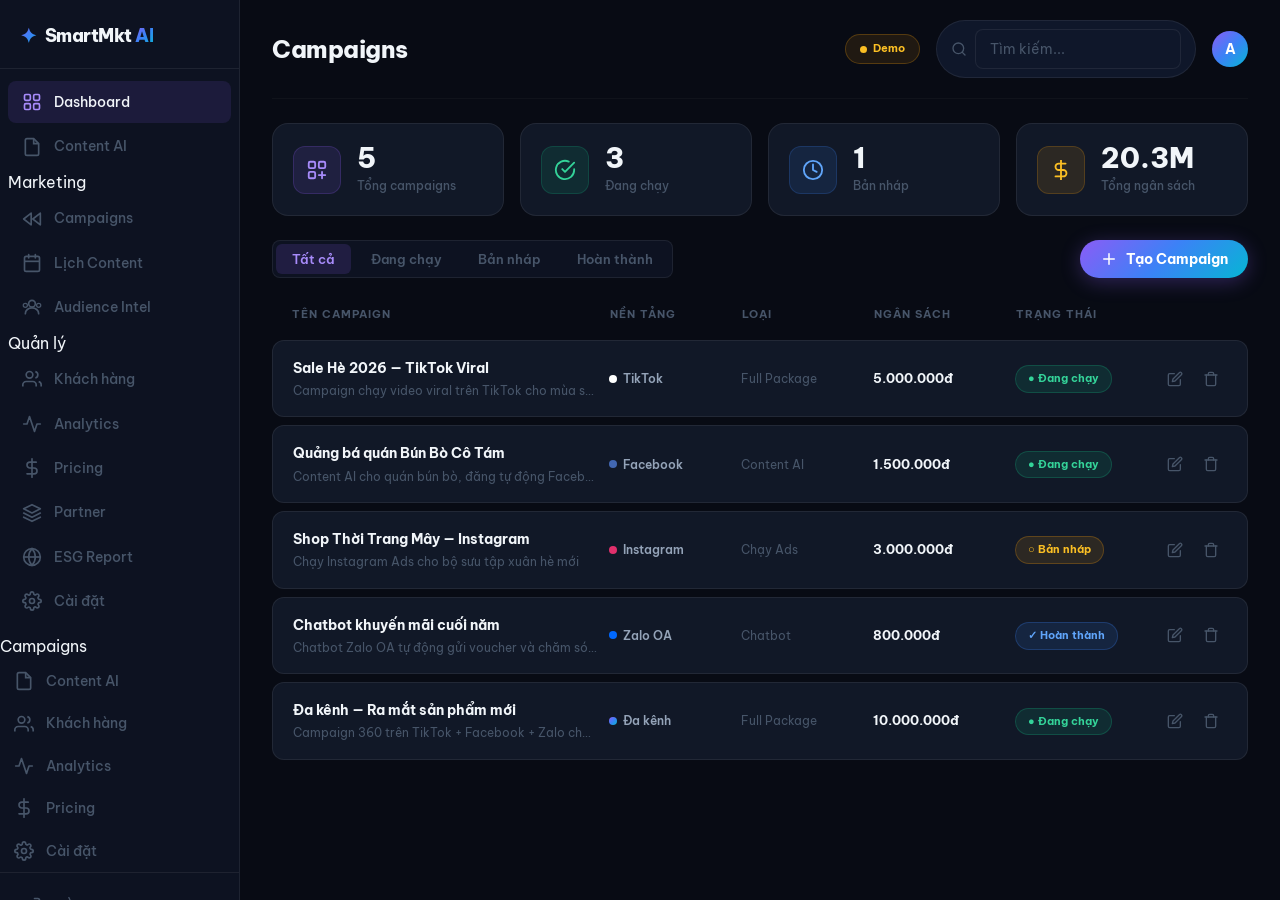
<file: dashboard.html>
<!DOCTYPE html>
<html lang="vi">
<head>
  <meta charset="UTF-8" />
  <meta name="viewport" content="width=device-width, initial-scale=1.0" />
  <title>SmartMkt AI — Dashboard</title>
  <meta name="description" content="SmartMkt AI Campaign Dashboard — quản lý marketing campaigns với AI" />
  <link rel="preconnect" href="https://fonts.googleapis.com" />
  <link rel="preconnect" href="https://fonts.gstatic.com" crossorigin />
  <link href="https://fonts.googleapis.com/css2?family=Be+Vietnam+Pro:wght@300;400;500;600;700;800&family=Inter:wght@300;400;500;600;700&display=swap" rel="stylesheet" />
  <link rel="stylesheet" href="dashboard.css" />
</head>
<body>

  <!-- SIDEBAR -->
  <aside class="sidebar" id="sidebar">
    <div class="sidebar-header">
      <div class="sidebar-logo">
        <span class="logo-icon">✦</span>
        <span class="logo-text">SmartMkt <span class="logo-accent">AI</span></span>
      </div>
    </div>
    <nav class="sidebar-nav">
      <a href="dashboard.html" class="nav-item active" data-page="campaigns">
        <svg width="20" height="20" viewBox="0 0 24 24" fill="none"><rect x="3" y="3" width="7" height="7" rx="1.5" stroke="currentColor" stroke-width="2"/><rect x="14" y="3" width="7" height="7" rx="1.5" stroke="currentColor" stroke-width="2"/><rect x="3" y="14" width="7" height="7" rx="1.5" stroke="currentColor" stroke-width="2"/><rect x="14" y="14" width="7" height="7" rx="1.5" stroke="currentColor" stroke-width="2"/></svg>
        Dashboard
      </a>
      <a href="content.html" class="nav-item" data-page="content">
        <svg width="20" height="20" viewBox="0 0 24 24" fill="none"><path d="M14 2H6a2 2 0 00-2 2v16a2 2 0 002 2h12a2 2 0 002-2V8z" stroke="currentColor" stroke-width="2"/><polyline points="14,2 14,8 20,8" stroke="currentColor" stroke-width="2"/></svg>
        Content AI
      </a>
      <div class="nav-label-group">Marketing</div>
      <a href="campaign.html" class="nav-item" data-page="campaign">
        <svg width="20" height="20" viewBox="0 0 24 24" fill="none"><polygon points="11,5 2,12 11,19" stroke="currentColor" stroke-width="2" stroke-linejoin="round"/><polygon points="22,5 13,12 22,19" stroke="currentColor" stroke-width="2" stroke-linejoin="round"/></svg>
        Campaigns
      </a>
      <a href="calendar.html" class="nav-item" data-page="calendar">
        <svg width="20" height="20" viewBox="0 0 24 24" fill="none"><rect x="3" y="4" width="18" height="18" rx="2" stroke="currentColor" stroke-width="2"/><line x1="16" y1="2" x2="16" y2="6" stroke="currentColor" stroke-width="2" stroke-linecap="round"/><line x1="8" y1="2" x2="8" y2="6" stroke="currentColor" stroke-width="2" stroke-linecap="round"/><line x1="3" y1="10" x2="21" y2="10" stroke="currentColor" stroke-width="2"/></svg>
        Lịch Content
      </a>
      <a href="audience.html" class="nav-item" data-page="audience">
        <svg width="20" height="20" viewBox="0 0 24 24" fill="none"><circle cx="12" cy="8" r="4" stroke="currentColor" stroke-width="2"/><path d="M4 20c0-4 3.6-7 8-7s8 3 8 7" stroke="currentColor" stroke-width="2" stroke-linecap="round"/><circle cx="4" cy="10" r="2.5" stroke="currentColor" stroke-width="1.5"/><circle cx="20" cy="10" r="2.5" stroke="currentColor" stroke-width="1.5"/></svg>
        Audience Intel
      </a>
      <div class="nav-label-group">Quản lý</div>
      <a href="customers.html" class="nav-item" data-page="customers">
        <svg width="20" height="20" viewBox="0 0 24 24" fill="none"><path d="M17 21v-2a4 4 0 00-4-4H5a4 4 0 00-4 4v2" stroke="currentColor" stroke-width="2"/><circle cx="9" cy="7" r="4" stroke="currentColor" stroke-width="2"/><path d="M23 21v-2a4 4 0 00-3-3.87" stroke="currentColor" stroke-width="2"/><path d="M16 3.13a4 4 0 010 7.75" stroke="currentColor" stroke-width="2"/></svg>
        Khách hàng
      </a>
      <a href="analytics.html" class="nav-item" data-page="analytics">
        <svg width="20" height="20" viewBox="0 0 24 24" fill="none"><polyline points="22,12 18,12 15,21 9,3 6,12 2,12" stroke="currentColor" stroke-width="2" stroke-linecap="round" stroke-linejoin="round"/></svg>
        Analytics
      </a>
      <a href="pricing.html" class="nav-item" data-page="pricing">
        <svg width="20" height="20" viewBox="0 0 24 24" fill="none"><line x1="12" y1="1" x2="12" y2="23" stroke="currentColor" stroke-width="2" stroke-linecap="round"/><path d="M17 5H9.5a3.5 3.5 0 000 7h5a3.5 3.5 0 010 7H6" stroke="currentColor" stroke-width="2" stroke-linecap="round" stroke-linejoin="round"/></svg>
        Pricing
      </a>
      <a href="partner.html" class="nav-item" data-page="partner">
        <svg width="20" height="20" viewBox="0 0 24 24" fill="none"><path d="M12 2L2 7l10 5 10-5-10-5z" stroke="currentColor" stroke-width="2" stroke-linejoin="round"/><path d="M2 17l10 5 10-5" stroke="currentColor" stroke-width="2" stroke-linecap="round" stroke-linejoin="round"/><path d="M2 12l10 5 10-5" stroke="currentColor" stroke-width="2" stroke-linecap="round" stroke-linejoin="round"/></svg>
        Partner
      </a>
      <a href="esg.html" class="nav-item" data-page="esg">
        <svg width="20" height="20" viewBox="0 0 24 24" fill="none"><circle cx="12" cy="12" r="10" stroke="currentColor" stroke-width="2"/><path d="M12 2a15.3 15.3 0 014 10 15.3 15.3 0 01-4 10 15.3 15.3 0 01-4-10 15.3 15.3 0 014-10z" stroke="currentColor" stroke-width="2"/><line x1="2" y1="12" x2="22" y2="12" stroke="currentColor" stroke-width="2"/></svg>
        ESG Report
      </a>
      <a href="settings.html" class="nav-item" data-page="settings">
        <svg width="20" height="20" viewBox="0 0 24 24" fill="none"><circle cx="12" cy="12" r="3" stroke="currentColor" stroke-width="2"/><path d="M19.4 15a1.65 1.65 0 00.33 1.82l.06.06a2 2 0 010 2.83 2 2 0 01-2.83 0l-.06-.06a1.65 1.65 0 00-1.82-.33 1.65 1.65 0 00-1 1.51V21a2 2 0 01-2 2 2 2 0 01-2-2v-.09A1.65 1.65 0 009 19.4a1.65 1.65 0 00-1.82.33l-.06.06a2 2 0 01-2.83 0 2 2 0 010-2.83l.06-.06A1.65 1.65 0 004.68 15a1.65 1.65 0 00-1.51-1H3a2 2 0 01-2-2 2 2 0 012-2h.09A1.65 1.65 0 004.6 9a1.65 1.65 0 00-.33-1.82l-.06-.06a2 2 0 010-2.83 2 2 0 012.83 0l.06.06A1.65 1.65 0 009 4.68a1.65 1.65 0 001-1.51V3a2 2 0 012-2 2 2 0 012 2v.09a1.65 1.65 0 001 1.51 1.65 1.65 0 001.82-.33l.06-.06a2 2 0 012.83 0 2 2 0 010 2.83l-.06.06A1.65 1.65 0 0019.4 9a1.65 1.65 0 001.51 1H21a2 2 0 012 2 2 2 0 01-2 2h-.09a1.65 1.65 0 00-1.51 1z" stroke="currentColor" stroke-width="2"/></svg>
        Cài đặt
      </a>
    </nav>

        <svg width="20" height="20" viewBox="0 0 24 24" fill="none"><rect x="3" y="3" width="7" height="7" rx="1.5" stroke="currentColor" stroke-width="2"/><rect x="14" y="3" width="7" height="7" rx="1.5" stroke="currentColor" stroke-width="2"/><rect x="3" y="14" width="7" height="7" rx="1.5" stroke="currentColor" stroke-width="2"/><rect x="14" y="14" width="7" height="7" rx="1.5" stroke="currentColor" stroke-width="2"/></svg>
        Campaigns
      </a>
      <a href="content.html" class="nav-item" data-page="content">
        <svg width="20" height="20" viewBox="0 0 24 24" fill="none"><path d="M14 2H6a2 2 0 00-2 2v16a2 2 0 002 2h12a2 2 0 002-2V8z" stroke="currentColor" stroke-width="2"/><polyline points="14,2 14,8 20,8" stroke="currentColor" stroke-width="2"/></svg>
        Content AI
      </a>
      <a href="customers.html" class="nav-item" data-page="customers">
        <svg width="20" height="20" viewBox="0 0 24 24" fill="none"><path d="M17 21v-2a4 4 0 00-4-4H5a4 4 0 00-4 4v2" stroke="currentColor" stroke-width="2"/><circle cx="9" cy="7" r="4" stroke="currentColor" stroke-width="2"/><path d="M23 21v-2a4 4 0 00-3-3.87" stroke="currentColor" stroke-width="2"/><path d="M16 3.13a4 4 0 010 7.75" stroke="currentColor" stroke-width="2"/></svg>
        Khách hàng
      </a>
      <a href="analytics.html" class="nav-item" data-page="analytics">
        <svg width="20" height="20" viewBox="0 0 24 24" fill="none"><polyline points="22,12 18,12 15,21 9,3 6,12 2,12" stroke="currentColor" stroke-width="2" stroke-linecap="round" stroke-linejoin="round"/></svg>
        Analytics
      </a>
      <a href="pricing.html" class="nav-item" data-page="pricing">
        <svg width="20" height="20" viewBox="0 0 24 24" fill="none"><line x1="12" y1="1" x2="12" y2="23" stroke="currentColor" stroke-width="2" stroke-linecap="round"/><path d="M17 5H9.5a3.5 3.5 0 000 7h5a3.5 3.5 0 010 7H6" stroke="currentColor" stroke-width="2" stroke-linecap="round" stroke-linejoin="round"/></svg>
        Pricing
      </a>
      <a href="settings.html" class="nav-item" data-page="settings">
        <svg width="20" height="20" viewBox="0 0 24 24" fill="none"><circle cx="12" cy="12" r="3" stroke="currentColor" stroke-width="2"/><path d="M19.4 15a1.65 1.65 0 00.33 1.82l.06.06a2 2 0 010 2.83 2 2 0 01-2.83 0l-.06-.06a1.65 1.65 0 00-1.82-.33 1.65 1.65 0 00-1 1.51V21a2 2 0 01-2 2 2 2 0 01-2-2v-.09A1.65 1.65 0 009 19.4a1.65 1.65 0 00-1.82.33l-.06.06a2 2 0 01-2.83 0 2 2 0 010-2.83l.06-.06A1.65 1.65 0 004.68 15a1.65 1.65 0 00-1.51-1H3a2 2 0 01-2-2 2 2 0 012-2h.09A1.65 1.65 0 004.6 9a1.65 1.65 0 00-.33-1.82l-.06-.06a2 2 0 010-2.83 2 2 0 012.83 0l.06.06A1.65 1.65 0 009 4.68a1.65 1.65 0 001-1.51V3a2 2 0 012-2 2 2 0 012 2v.09a1.65 1.65 0 001 1.51 1.65 1.65 0 001.82-.33l.06-.06a2 2 0 012.83 0 2 2 0 010 2.83l-.06.06A1.65 1.65 0 0019.4 9a1.65 1.65 0 001.51 1H21a2 2 0 012 2 2 2 0 01-2 2h-.09a1.65 1.65 0 00-1.51 1z" stroke="currentColor" stroke-width="2"/></svg>
        Cài đặt
      </a>
    </nav>
    <div class="sidebar-footer">
      <a href="index.html" class="nav-item">
        <svg width="20" height="20" viewBox="0 0 24 24" fill="none"><path d="M15 3h4a2 2 0 012 2v14a2 2 0 01-2 2h-4M10 17l5-5-5-5M15 12H3" stroke="currentColor" stroke-width="2" stroke-linecap="round" stroke-linejoin="round"/></svg>
        Về Landing Page
      </a>
    </div>
  </aside>

  <!-- MAIN -->
  <main class="main-content">
    <!-- TOP BAR -->
    <header class="topbar">
      <div class="topbar-left">
        <button class="sidebar-toggle" id="sidebarToggle">
          <svg width="20" height="20" viewBox="0 0 24 24" fill="none"><line x1="3" y1="12" x2="21" y2="12" stroke="currentColor" stroke-width="2" stroke-linecap="round"/><line x1="3" y1="6" x2="21" y2="6" stroke="currentColor" stroke-width="2" stroke-linecap="round"/><line x1="3" y1="18" x2="21" y2="18" stroke="currentColor" stroke-width="2" stroke-linecap="round"/></svg>
        </button>
        <h1 class="page-title" id="pageTitle">Campaigns</h1>
      </div>
      <div class="topbar-right">
        <div class="api-mode-badge" id="apiModeBadge" title="Click để vào Settings">
          <span class="api-dot"></span>
          <span class="api-mode-text">Demo</span>
        </div>
        <div class="search-box">
          <svg width="16" height="16" viewBox="0 0 24 24" fill="none"><circle cx="11" cy="11" r="8" stroke="currentColor" stroke-width="2"/><line x1="21" y1="21" x2="16.65" y2="16.65" stroke="currentColor" stroke-width="2" stroke-linecap="round"/></svg>
          <input type="text" placeholder="Tìm kiếm..." id="searchInput" />
        </div>
        <div class="user-avatar">
          <span>A</span>
        </div>
      </div>
    </header>

    <!-- STATS ROW -->
    <div class="stats-row">
      <div class="stat-card">
        <div class="stat-icon si-purple">
          <svg width="22" height="22" viewBox="0 0 24 24" fill="none"><rect x="3" y="3" width="7" height="7" rx="1.5" stroke="currentColor" stroke-width="2"/><rect x="14" y="3" width="7" height="7" rx="1.5" stroke="currentColor" stroke-width="2"/><rect x="3" y="14" width="7" height="7" rx="1.5" stroke="currentColor" stroke-width="2"/><path d="M17.5 14v7M14 17.5h7" stroke="currentColor" stroke-width="2" stroke-linecap="round"/></svg>
        </div>
        <div class="stat-info">
          <div class="stat-value" id="statTotal">0</div>
          <div class="stat-label">Tổng campaigns</div>
        </div>
      </div>
      <div class="stat-card">
        <div class="stat-icon si-green">
          <svg width="22" height="22" viewBox="0 0 24 24" fill="none"><path d="M22 11.08V12a10 10 0 11-5.93-9.14" stroke="currentColor" stroke-width="2" stroke-linecap="round"/><polyline points="22,4 12,14.01 9,11.01" stroke="currentColor" stroke-width="2" stroke-linecap="round" stroke-linejoin="round"/></svg>
        </div>
        <div class="stat-info">
          <div class="stat-value" id="statActive">0</div>
          <div class="stat-label">Đang chạy</div>
        </div>
      </div>
      <div class="stat-card">
        <div class="stat-icon si-blue">
          <svg width="22" height="22" viewBox="0 0 24 24" fill="none"><circle cx="12" cy="12" r="10" stroke="currentColor" stroke-width="2"/><polyline points="12,6 12,12 16,14" stroke="currentColor" stroke-width="2" stroke-linecap="round" stroke-linejoin="round"/></svg>
        </div>
        <div class="stat-info">
          <div class="stat-value" id="statDraft">0</div>
          <div class="stat-label">Bản nháp</div>
        </div>
      </div>
      <div class="stat-card">
        <div class="stat-icon si-orange">
          <svg width="22" height="22" viewBox="0 0 24 24" fill="none"><line x1="12" y1="1" x2="12" y2="23" stroke="currentColor" stroke-width="2"/><path d="M17 5H9.5a3.5 3.5 0 000 7h5a3.5 3.5 0 010 7H6" stroke="currentColor" stroke-width="2" stroke-linecap="round" stroke-linejoin="round"/></svg>
        </div>
        <div class="stat-info">
          <div class="stat-value" id="statBudget">0</div>
          <div class="stat-label">Tổng ngân sách</div>
        </div>
      </div>
    </div>

    <!-- ACTION BAR -->
    <div class="action-bar">
      <div class="action-left">
        <div class="filter-tabs">
          <button class="filter-tab active" data-filter="all">Tất cả</button>
          <button class="filter-tab" data-filter="active">Đang chạy</button>
          <button class="filter-tab" data-filter="draft">Bản nháp</button>
          <button class="filter-tab" data-filter="completed">Hoàn thành</button>
        </div>
      </div>
      <button class="btn-create" id="btnCreate">
        <svg width="18" height="18" viewBox="0 0 24 24" fill="none"><line x1="12" y1="5" x2="12" y2="19" stroke="currentColor" stroke-width="2" stroke-linecap="round"/><line x1="5" y1="12" x2="19" y2="12" stroke="currentColor" stroke-width="2" stroke-linecap="round"/></svg>
        Tạo Campaign
      </button>
    </div>

    <!-- CAMPAIGN LIST (READ) -->
    <div class="campaign-list" id="campaignList">
      <!-- Populated by JS -->
    </div>

    <!-- EMPTY STATE -->
    <div class="empty-state" id="emptyState" style="display:none;">
      <div class="empty-icon">📋</div>
      <h3>Chưa có campaign nào</h3>
      <p>Tạo campaign đầu tiên để bắt đầu marketing với AI</p>
      <button class="btn-create" onclick="openModal()">
        <svg width="18" height="18" viewBox="0 0 24 24" fill="none"><line x1="12" y1="5" x2="12" y2="19" stroke="currentColor" stroke-width="2" stroke-linecap="round"/><line x1="5" y1="12" x2="19" y2="12" stroke="currentColor" stroke-width="2" stroke-linecap="round"/></svg>
        Tạo Campaign đầu tiên
      </button>
    </div>
  </main>

  <!-- MODAL (CREATE / UPDATE) -->
  <div class="modal-overlay" id="modalOverlay">
    <div class="modal" id="modal">
      <div class="modal-header">
        <h2 id="modalTitle">Tạo Campaign mới</h2>
        <button class="modal-close" id="modalClose">
          <svg width="20" height="20" viewBox="0 0 24 24" fill="none"><line x1="18" y1="6" x2="6" y2="18" stroke="currentColor" stroke-width="2" stroke-linecap="round"/><line x1="6" y1="6" x2="18" y2="18" stroke="currentColor" stroke-width="2" stroke-linecap="round"/></svg>
        </button>
      </div>
      <form id="campaignForm" class="modal-body">
        <input type="hidden" id="campaignId" />

        <div class="form-group">
          <label for="campaignName">Tên campaign <span class="required">*</span></label>
          <input type="text" id="campaignName" placeholder="VD: Sale Hè 2026 — TikTok" required />
        </div>

        <div class="form-row">
          <div class="form-group">
            <label for="campaignPlatform">Nền tảng</label>
            <select id="campaignPlatform">
              <option value="tiktok">TikTok</option>
              <option value="facebook">Facebook</option>
              <option value="zalo">Zalo OA</option>
              <option value="instagram">Instagram</option>
              <option value="multi">Đa kênh</option>
            </select>
          </div>
          <div class="form-group">
            <label for="campaignType">Loại campaign</label>
            <select id="campaignType">
              <option value="content">Content AI</option>
              <option value="ads">Chạy Ads</option>
              <option value="chatbot">Chatbot</option>
              <option value="full">Full Package</option>
            </select>
          </div>
        </div>

        <div class="form-row">
          <div class="form-group">
            <label for="campaignBudget">Ngân sách (VNĐ)</label>
            <input type="number" id="campaignBudget" placeholder="500000" min="0" />
          </div>
          <div class="form-group">
            <label for="campaignStatus">Trạng thái</label>
            <select id="campaignStatus">
              <option value="draft">Bản nháp</option>
              <option value="active">Đang chạy</option>
              <option value="completed">Hoàn thành</option>
            </select>
          </div>
        </div>

        <div class="form-group">
          <label for="campaignDesc">Mô tả</label>
          <textarea id="campaignDesc" rows="3" placeholder="Mô tả ngắn về campaign..."></textarea>
        </div>

        <div class="form-row">
          <div class="form-group">
            <label for="campaignStart">Ngày bắt đầu</label>
            <input type="date" id="campaignStart" />
          </div>
          <div class="form-group">
            <label for="campaignEnd">Ngày kết thúc</label>
            <input type="date" id="campaignEnd" />
          </div>
        </div>

        <div class="modal-footer">
          <button type="button" class="btn-cancel" id="btnCancel">Hủy</button>
          <button type="submit" class="btn-submit" id="btnSubmit">
            <svg width="16" height="16" viewBox="0 0 24 24" fill="none"><polyline points="20,6 9,17 4,12" stroke="currentColor" stroke-width="2.5" stroke-linecap="round" stroke-linejoin="round"/></svg>
            <span id="btnSubmitText">Tạo Campaign</span>
          </button>
        </div>
      </form>
    </div>
  </div>

  <!-- DELETE CONFIRM -->
  <div class="modal-overlay" id="deleteOverlay">
    <div class="modal modal-sm">
      <div class="modal-header">
        <h2>Xóa Campaign</h2>
        <button class="modal-close" id="deleteClose">
          <svg width="20" height="20" viewBox="0 0 24 24" fill="none"><line x1="18" y1="6" x2="6" y2="18" stroke="currentColor" stroke-width="2" stroke-linecap="round"/><line x1="6" y1="6" x2="18" y2="18" stroke="currentColor" stroke-width="2" stroke-linecap="round"/></svg>
        </button>
      </div>
      <div class="modal-body">
        <div class="delete-warning">
          <div class="delete-icon">⚠️</div>
          <p>Bạn có chắc muốn xóa campaign <strong id="deleteName"></strong>?</p>
          <p class="delete-sub">Hành động này không thể hoàn tác.</p>
        </div>
        <div class="modal-footer">
          <button class="btn-cancel" id="deleteCancelBtn">Hủy</button>
          <button class="btn-delete-confirm" id="deleteConfirmBtn">
            <svg width="16" height="16" viewBox="0 0 24 24" fill="none"><polyline points="3,6 5,6 21,6" stroke="currentColor" stroke-width="2" stroke-linecap="round"/><path d="M19 6v14a2 2 0 01-2 2H7a2 2 0 01-2-2V6m3 0V4a2 2 0 012-2h4a2 2 0 012 2v2" stroke="currentColor" stroke-width="2" stroke-linecap="round" stroke-linejoin="round"/></svg>
            Xóa vĩnh viễn
          </button>
        </div>
      </div>
    </div>
  </div>

  <!-- TOAST -->
  <div class="toast-container" id="toastContainer"></div>

  <script src="erpnext-api.js"></script>
  <script src="dashboard.js"></script>
</body>
</html>
</file>
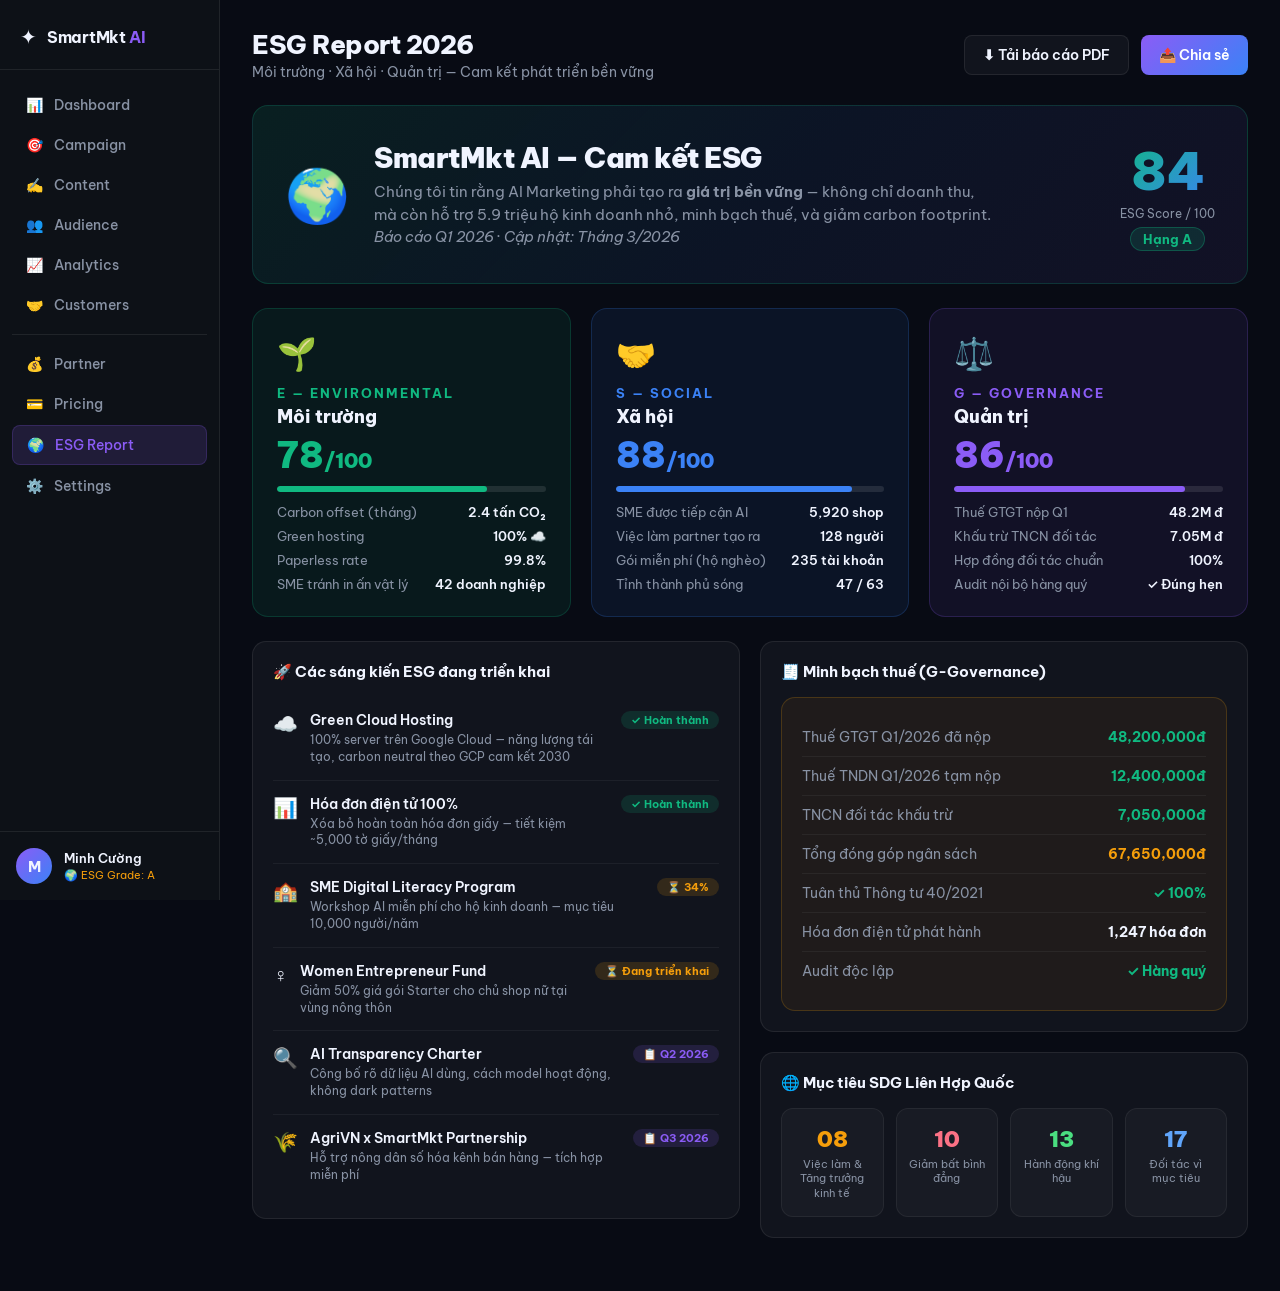
<file: esg.html>
<!DOCTYPE html>
<html lang="vi">
<head>
  <meta charset="UTF-8" />
  <meta name="viewport" content="width=device-width, initial-scale=1.0" />
  <title>SmartMkt AI — ESG Report</title>
  <meta name="description" content="Báo cáo ESG (Môi trường, Xã hội, Quản trị) của SmartMkt AI — Cam kết phát triển bền vững cho cộng đồng SME Việt Nam." />
  <link rel="preconnect" href="https://fonts.googleapis.com" />
  <link rel="preconnect" href="https://fonts.gstatic.com" crossorigin />
  <link href="https://fonts.googleapis.com/css2?family=Be+Vietnam+Pro:wght@300;400;500;600;700;800;900&family=Inter:wght@300;400;500;600;700&display=swap" rel="stylesheet" />
  <link rel="stylesheet" href="partner.css" />
  <style>
    /* ESG-specific overrides */
    .esg-hero {
      background: linear-gradient(135deg, rgba(16,185,129,0.12) 0%, rgba(59,130,246,0.08) 50%, rgba(139,92,246,0.08) 100%);
      border: 1px solid rgba(16,185,129,0.2);
      border-radius: 16px; padding: 32px; margin-bottom: 24px;
      display: flex; align-items: center; gap: 24px;
    }
    .esg-hero-icon { font-size: 52px; }
    .esg-hero-title { font-size: 28px; font-weight: 900; letter-spacing: -0.5px; }
    .esg-hero-sub { color: #8892a4; font-size: 15px; margin-top: 6px; line-height: 1.5; }
    .esg-score-ring {
      margin-left: auto; text-align: center; flex-shrink: 0;
    }
    .esg-score-num {
      font-size: 52px; font-weight: 900;
      background: linear-gradient(135deg, #10b981, #3b82f6);
      -webkit-background-clip: text; -webkit-text-fill-color: transparent;
      background-clip: text;
    }
    .esg-score-label { font-size: 12px; color: #8892a4; margin-top: 2px; }
    .esg-score-grade {
      display: inline-block; background: rgba(16,185,129,0.15);
      color: #10b981; border: 1px solid rgba(16,185,129,0.3);
      padding: 3px 12px; border-radius: 99px; font-size: 13px;
      font-weight: 700; margin-top: 6px;
    }

    .esg-pillars { display: grid; grid-template-columns: repeat(3,1fr); gap: 20px; margin-bottom: 24px; }
    .pillar-card {
      border-radius: 16px; padding: 24px; transition: transform 0.2s;
      cursor: default;
    }
    .pillar-card:hover { transform: translateY(-3px); }
    .pillar-e { background: rgba(16,185,129,0.08); border: 1px solid rgba(16,185,129,0.2); }
    .pillar-s { background: rgba(59,130,246,0.08); border: 1px solid rgba(59,130,246,0.2); }
    .pillar-g { background: rgba(139,92,246,0.08); border: 1px solid rgba(139,92,246,0.2); }
    .pillar-icon { font-size: 32px; margin-bottom: 12px; }
    .pillar-letter {
      font-size: 13px; font-weight: 700; letter-spacing: 2px;
      margin-bottom: 4px;
    }
    .pillar-e .pillar-letter { color: #10b981; }
    .pillar-s .pillar-letter { color: #3b82f6; }
    .pillar-g .pillar-letter { color: #8b5cf6; }
    .pillar-name { font-size: 18px; font-weight: 800; margin-bottom: 4px; }
    .pillar-score { font-size: 36px; font-weight: 900; margin-bottom: 8px; }
    .pillar-e .pillar-score { color: #10b981; }
    .pillar-s .pillar-score { color: #3b82f6; }
    .pillar-g .pillar-score { color: #8b5cf6; }
    .pillar-bar { height: 6px; background: rgba(255,255,255,0.1); border-radius: 99px; overflow: hidden; margin-bottom: 12px; }
    .pillar-bar-fill { height: 100%; border-radius: 99px; transition: width 1.2s ease; }
    .pillar-e .pillar-bar-fill { background: #10b981; }
    .pillar-s .pillar-bar-fill { background: #3b82f6; }
    .pillar-g .pillar-bar-fill { background: #8b5cf6; }
    .pillar-metrics { display: flex; flex-direction: column; gap: 8px; }
    .pm-item { display: flex; justify-content: space-between; font-size: 13px; }
    .pm-label { color: #8892a4; }
    .pm-value { font-weight: 600; }

    .esg-details-grid { display: grid; grid-template-columns: 1fr 1fr; gap: 20px; margin-bottom: 24px; }
    .initiative-item {
      display: flex; gap: 12px; align-items: flex-start;
      padding: 14px 0; border-bottom: 1px solid rgba(255,255,255,0.05);
    }
    .initiative-item:last-child { border-bottom: none; }
    .ii-icon { font-size: 20px; flex-shrink: 0; }
    .ii-title { font-size: 14px; font-weight: 600; margin-bottom: 3px; }
    .ii-desc { font-size: 12px; color: #8892a4; line-height: 1.4; }
    .ii-badge {
      margin-left: auto; flex-shrink: 0;
      padding: 2px 10px; border-radius: 99px; font-size: 11px; font-weight: 700;
    }
    .badge-done { background: rgba(16,185,129,0.15); color: #10b981; }
    .badge-progress { background: rgba(245,158,11,0.15); color: #f59e0b; }
    .badge-plan { background: rgba(139,92,246,0.15); color: #8b5cf6; }

    .sdg-grid { display: grid; grid-template-columns: repeat(4, 1fr); gap: 12px; }
    .sdg-item {
      display: flex; flex-direction: column; align-items: center;
      padding: 16px 12px; border-radius: 12px;
      background: rgba(255,255,255,0.03); border: 1px solid rgba(255,255,255,0.06);
      text-align: center; transition: all 0.2s;
    }
    .sdg-item:hover { background: rgba(255,255,255,0.06); }
    .sdg-num { font-size: 22px; font-weight: 900; margin-bottom: 4px; }
    .sdg-title { font-size: 11px; color: #8892a4; line-height: 1.3; }

    .tax-transparency { background: rgba(245,158,11,0.06); border: 1px solid rgba(245,158,11,0.2); border-radius: 14px; padding: 20px; }
    .tt-row { display: flex; justify-content: space-between; align-items: center; padding: 10px 0; border-bottom: 1px solid rgba(255,255,255,0.05); font-size: 14px; }
    .tt-row:last-child { border-bottom: none; }
    .tt-label { color: #8892a4; }
    .tt-val { font-weight: 700; }
    .tt-green { color: #10b981; }
    .tt-amber { color: #f59e0b; }

    @media (max-width: 900px) {
      .esg-pillars { grid-template-columns: 1fr; }
      .esg-details-grid { grid-template-columns: 1fr; }
      .sdg-grid { grid-template-columns: repeat(2, 1fr); }
      .esg-hero { flex-direction: column; }
      .esg-score-ring { margin-left: 0; }
    }
  </style>
</head>
<body>

  <!-- SIDEBAR -->
  <aside class="sidebar">
    <div class="sidebar-logo">
      <span class="logo-icon">✦</span>
      <span class="logo-text">SmartMkt <span class="logo-accent">AI</span></span>
    </div>
    <nav class="sidebar-nav">
      <a href="dashboard.html" class="nav-item"><span class="nav-icon">📊</span><span>Dashboard</span></a>
      <a href="campaign.html" class="nav-item"><span class="nav-icon">🎯</span><span>Campaign</span></a>
      <a href="content.html" class="nav-item"><span class="nav-icon">✍️</span><span>Content</span></a>
      <a href="audience.html" class="nav-item"><span class="nav-icon">👥</span><span>Audience</span></a>
      <a href="analytics.html" class="nav-item"><span class="nav-icon">📈</span><span>Analytics</span></a>
      <a href="customers.html" class="nav-item"><span class="nav-icon">🤝</span><span>Customers</span></a>
      <div class="nav-divider"></div>
      <a href="partner.html" class="nav-item"><span class="nav-icon">💰</span><span>Partner</span></a>
      <a href="pricing.html" class="nav-item"><span class="nav-icon">💳</span><span>Pricing</span></a>
      <a href="esg.html" class="nav-item active"><span class="nav-icon">🌍</span><span>ESG Report</span></a>
      <a href="settings.html" class="nav-item"><span class="nav-icon">⚙️</span><span>Settings</span></a>
    </nav>
    <div class="sidebar-user">
      <div class="su-avatar">M</div>
      <div class="su-info">
        <div class="su-name">Minh Cường</div>
        <div class="su-tier">🌍 ESG Grade: A</div>
      </div>
    </div>
  </aside>

  <main class="partner-main">

    <!-- HEADER -->
    <header class="partner-header">
      <div class="ph-left">
        <h1 class="ph-title">ESG Report 2026</h1>
        <p class="ph-sub">Môi trường · Xã hội · Quản trị — Cam kết phát triển bền vững</p>
      </div>
      <div class="ph-right">
        <button class="btn-invite" id="btnDownloadReport">⬇ Tải báo cáo PDF</button>
        <button class="btn-withdraw" id="btnShareReport">📤 Chia sẻ</button>
      </div>
    </header>

    <!-- ESG HERO -->
    <div class="esg-hero">
      <div class="esg-hero-icon">🌍</div>
      <div>
        <div class="esg-hero-title">SmartMkt AI — Cam kết ESG</div>
        <div class="esg-hero-sub">
          Chúng tôi tin rằng AI Marketing phải tạo ra <strong>giá trị bền vững</strong> — không chỉ doanh thu,<br>
          mà còn hỗ trợ 5.9 triệu hộ kinh doanh nhỏ, minh bạch thuế, và giảm carbon footprint.<br>
          <em>Báo cáo Q1 2026 · Cập nhật: Tháng 3/2026</em>
        </div>
      </div>
      <div class="esg-score-ring">
        <div class="esg-score-num">84</div>
        <div class="esg-score-label">ESG Score / 100</div>
        <div class="esg-score-grade">Hạng A</div>
      </div>
    </div>

    <!-- 3 PILLARS -->
    <div class="esg-pillars">
      <!-- E -->
      <div class="pillar-card pillar-e">
        <div class="pillar-icon">🌱</div>
        <div class="pillar-letter">E — ENVIRONMENTAL</div>
        <div class="pillar-name">Môi trường</div>
        <div class="pillar-score">78<span style="font-size:20px">/100</span></div>
        <div class="pillar-bar"><div class="pillar-bar-fill" id="eBar" style="width:0%"></div></div>
        <div class="pillar-metrics">
          <div class="pm-item">
            <span class="pm-label">Carbon offset (tháng)</span>
            <span class="pm-value">2.4 tấn CO₂</span>
          </div>
          <div class="pm-item">
            <span class="pm-label">Green hosting</span>
            <span class="pm-value">100% ☁️</span>
          </div>
          <div class="pm-item">
            <span class="pm-label">Paperless rate</span>
            <span class="pm-value">99.8%</span>
          </div>
          <div class="pm-item">
            <span class="pm-label">SME tránh in ấn vật lý</span>
            <span class="pm-value">42 doanh nghiệp</span>
          </div>
        </div>
      </div>

      <!-- S -->
      <div class="pillar-card pillar-s">
        <div class="pillar-icon">🤝</div>
        <div class="pillar-letter">S — SOCIAL</div>
        <div class="pillar-name">Xã hội</div>
        <div class="pillar-score">88<span style="font-size:20px">/100</span></div>
        <div class="pillar-bar"><div class="pillar-bar-fill" id="sBar" style="width:0%"></div></div>
        <div class="pillar-metrics">
          <div class="pm-item">
            <span class="pm-label">SME được tiếp cận AI</span>
            <span class="pm-value">5,920 shop</span>
          </div>
          <div class="pm-item">
            <span class="pm-label">Việc làm partner tạo ra</span>
            <span class="pm-value">128 người</span>
          </div>
          <div class="pm-item">
            <span class="pm-label">Gói miễn phí (hộ nghèo)</span>
            <span class="pm-value">235 tài khoản</span>
          </div>
          <div class="pm-item">
            <span class="pm-label">Tỉnh thành phủ sóng</span>
            <span class="pm-value">47 / 63</span>
          </div>
        </div>
      </div>

      <!-- G -->
      <div class="pillar-card pillar-g">
        <div class="pillar-icon">⚖️</div>
        <div class="pillar-letter">G — GOVERNANCE</div>
        <div class="pillar-name">Quản trị</div>
        <div class="pillar-score">86<span style="font-size:20px">/100</span></div>
        <div class="pillar-bar"><div class="pillar-bar-fill" id="gBar" style="width:0%"></div></div>
        <div class="pillar-metrics">
          <div class="pm-item">
            <span class="pm-label">Thuế GTGT nộp Q1</span>
            <span class="pm-value">48.2M đ</span>
          </div>
          <div class="pm-item">
            <span class="pm-label">Khấu trừ TNCN đối tác</span>
            <span class="pm-value">7.05M đ</span>
          </div>
          <div class="pm-item">
            <span class="pm-label">Hợp đồng đối tác chuẩn</span>
            <span class="pm-value">100%</span>
          </div>
          <div class="pm-item">
            <span class="pm-label">Audit nội bộ hàng quý</span>
            <span class="pm-value">✓ Đúng hẹn</span>
          </div>
        </div>
      </div>
    </div>

    <!-- DETAILS GRID -->
    <div class="esg-details-grid">

      <!-- INITIATIVES -->
      <div class="card">
        <div class="card-header">
          <div class="card-title">🚀 Các sáng kiến ESG đang triển khai</div>
        </div>
        <div class="initiative-item">
          <div class="ii-icon">☁️</div>
          <div>
            <div class="ii-title">Green Cloud Hosting</div>
            <div class="ii-desc">100% server trên Google Cloud — năng lượng tái tạo, carbon neutral theo GCP cam kết 2030</div>
          </div>
          <span class="ii-badge badge-done">✓ Hoàn thành</span>
        </div>
        <div class="initiative-item">
          <div class="ii-icon">📊</div>
          <div>
            <div class="ii-title">Hóa đơn điện tử 100%</div>
            <div class="ii-desc">Xóa bỏ hoàn toàn hóa đơn giấy — tiết kiệm ~5,000 tờ giấy/tháng</div>
          </div>
          <span class="ii-badge badge-done">✓ Hoàn thành</span>
        </div>
        <div class="initiative-item">
          <div class="ii-icon">🏫</div>
          <div>
            <div class="ii-title">SME Digital Literacy Program</div>
            <div class="ii-desc">Workshop AI miễn phí cho hộ kinh doanh — mục tiêu 10,000 người/năm</div>
          </div>
          <span class="ii-badge badge-progress">⏳ 34%</span>
        </div>
        <div class="initiative-item">
          <div class="ii-icon">♀️</div>
          <div>
            <div class="ii-title">Women Entrepreneur Fund</div>
            <div class="ii-desc">Giảm 50% giá gói Starter cho chủ shop nữ tại vùng nông thôn</div>
          </div>
          <span class="ii-badge badge-progress">⏳ Đang triển khai</span>
        </div>
        <div class="initiative-item">
          <div class="ii-icon">🔍</div>
          <div>
            <div class="ii-title">AI Transparency Charter</div>
            <div class="ii-desc">Công bố rõ dữ liệu AI dùng, cách model hoạt động, không dark patterns</div>
          </div>
          <span class="ii-badge badge-plan">📋 Q2 2026</span>
        </div>
        <div class="initiative-item">
          <div class="ii-icon">🌾</div>
          <div>
            <div class="ii-title">AgriVN x SmartMkt Partnership</div>
            <div class="ii-desc">Hỗ trợ nông dân số hóa kênh bán hàng — tích hợp miễn phí</div>
          </div>
          <span class="ii-badge badge-plan">📋 Q3 2026</span>
        </div>
      </div>

      <!-- TAX TRANSPARENCY -->
      <div>
        <div class="card">
          <div class="card-header">
            <div class="card-title">🧾 Minh bạch thuế (G-Governance)</div>
          </div>
          <div class="tax-transparency">
            <div class="tt-row">
              <span class="tt-label">Thuế GTGT Q1/2026 đã nộp</span>
              <span class="tt-val tt-green">48,200,000đ</span>
            </div>
            <div class="tt-row">
              <span class="tt-label">Thuế TNDN Q1/2026 tạm nộp</span>
              <span class="tt-val tt-green">12,400,000đ</span>
            </div>
            <div class="tt-row">
              <span class="tt-label">TNCN đối tác khấu trừ</span>
              <span class="tt-val tt-green">7,050,000đ</span>
            </div>
            <div class="tt-row">
              <span class="tt-label">Tổng đóng góp ngân sách</span>
              <span class="tt-val tt-amber">67,650,000đ</span>
            </div>
            <div class="tt-row">
              <span class="tt-label">Tuân thủ Thông tư 40/2021</span>
              <span class="tt-val tt-green">✓ 100%</span>
            </div>
            <div class="tt-row">
              <span class="tt-label">Hóa đơn điện tử phát hành</span>
              <span class="tt-val">1,247 hóa đơn</span>
            </div>
            <div class="tt-row">
              <span class="tt-label">Audit độc lập</span>
              <span class="tt-val tt-green">✓ Hàng quý</span>
            </div>
          </div>
        </div>

        <div class="card" style="margin-top: 0">
          <div class="card-header">
            <div class="card-title">🌐 Mục tiêu SDG Liên Hợp Quốc</div>
          </div>
          <div class="sdg-grid">
            <div class="sdg-item">
              <div class="sdg-num" style="color:#f59e0b">08</div>
              <div class="sdg-title">Việc làm & Tăng trưởng kinh tế</div>
            </div>
            <div class="sdg-item">
              <div class="sdg-num" style="color:#fb7185">10</div>
              <div class="sdg-title">Giảm bất bình đẳng</div>
            </div>
            <div class="sdg-item">
              <div class="sdg-num" style="color:#4ade80">13</div>
              <div class="sdg-title">Hành động khí hậu</div>
            </div>
            <div class="sdg-item">
              <div class="sdg-num" style="color:#60a5fa">17</div>
              <div class="sdg-title">Đối tác vì mục tiêu</div>
            </div>
          </div>
        </div>
      </div>
    </div>

    <!-- TOAST -->
    <div class="toast-container" id="toastContainer"></div>
  </main>

  <script>
    // Animate progress bars on load
    window.addEventListener('DOMContentLoaded', () => {
      setTimeout(() => {
        document.getElementById('eBar').style.width = '78%';
        document.getElementById('sBar').style.width = '88%';
        document.getElementById('gBar').style.width = '86%';
      }, 400);

      function showToast(msg) {
        const c = document.getElementById('toastContainer');
        const t = document.createElement('div');
        t.className = 'toast toast-success';
        t.innerHTML = `<span>✅</span><span>${msg}</span>`;
        c.appendChild(t);
        setTimeout(() => t.remove(), 3000);
      }

      document.getElementById('btnDownloadReport').addEventListener('click', () => showToast('Đang xuất ESG Report PDF...'));
      document.getElementById('btnShareReport').addEventListener('click', () => {
        navigator.clipboard.writeText(window.location.href).then(() => showToast('Đã copy link báo cáo ESG!'));
      });
    });
  </script>
</body>
</html>
</file>
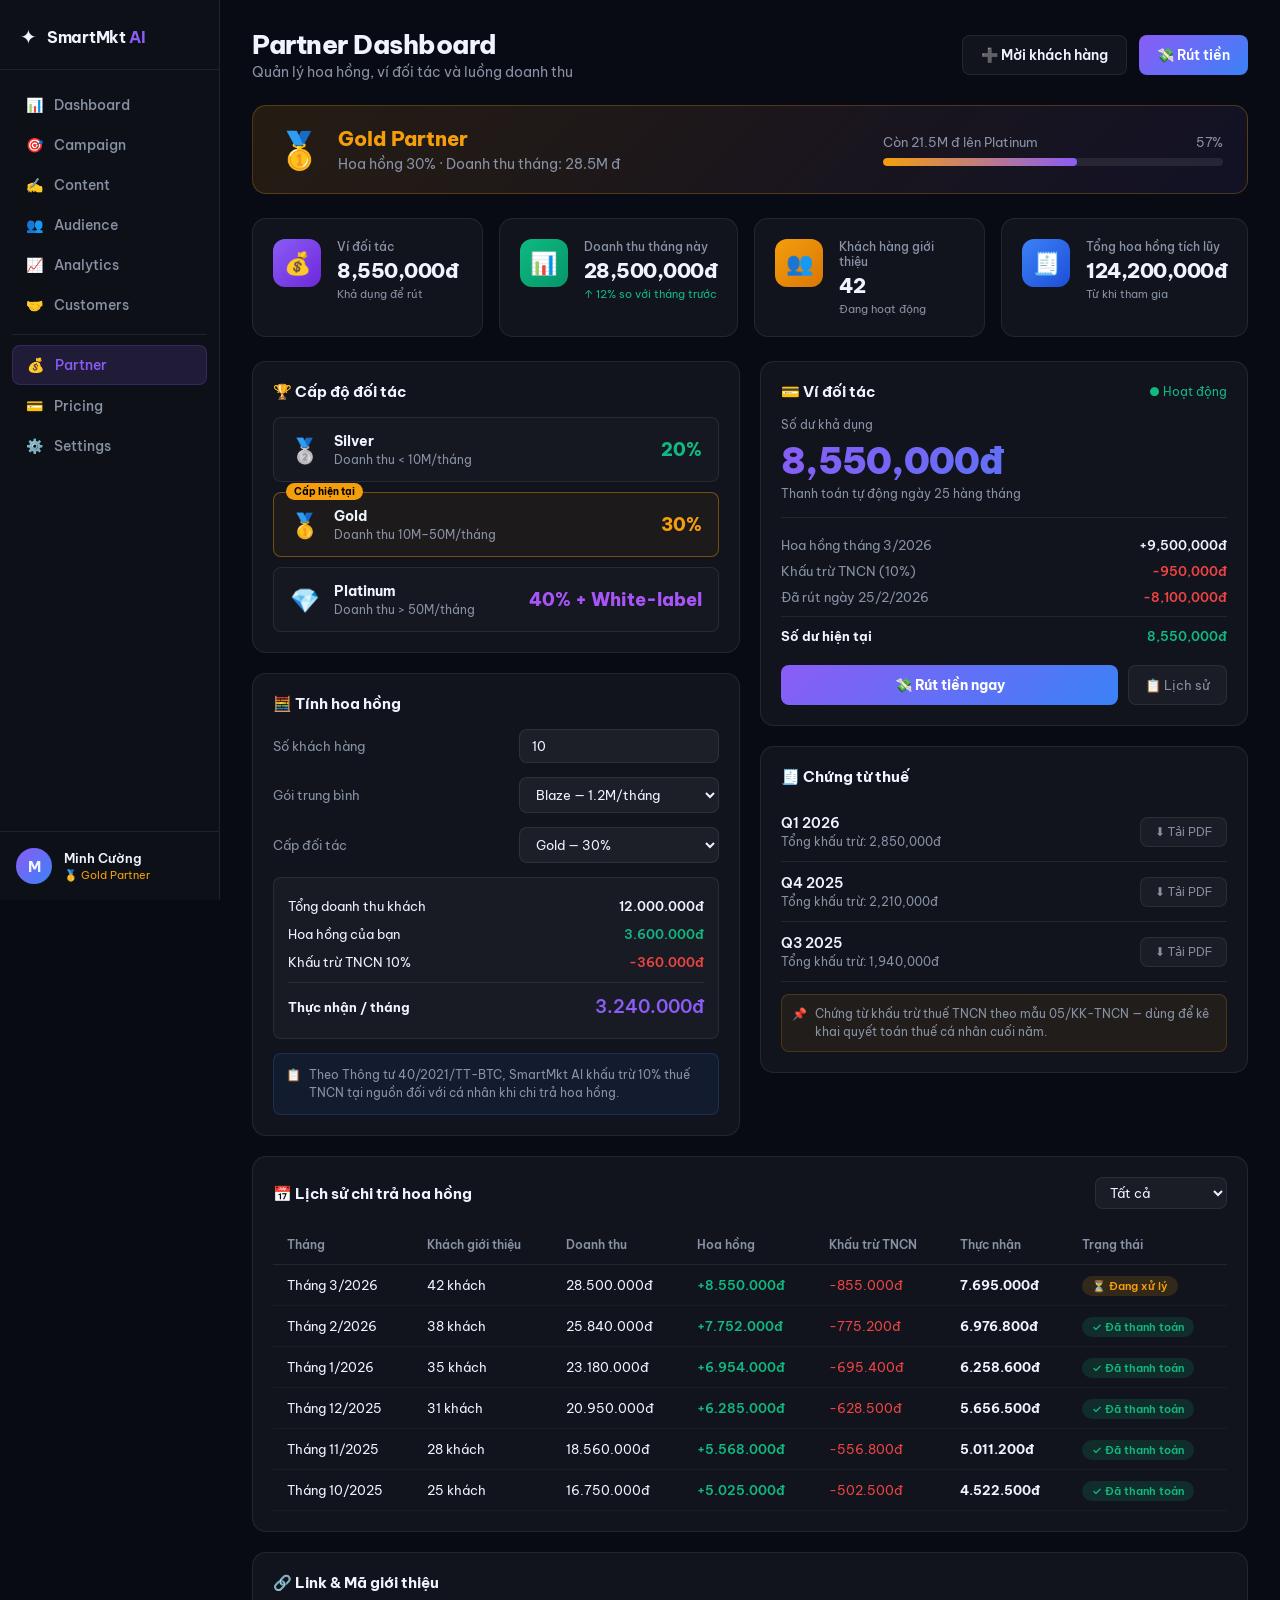
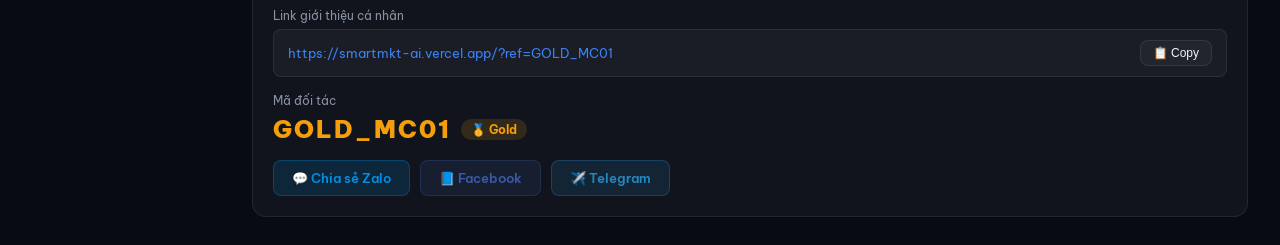
<file: partner.html>
<!DOCTYPE html>
<html lang="vi">
<head>
  <meta charset="UTF-8" />
  <meta name="viewport" content="width=device-width, initial-scale=1.0" />
  <title>SmartMkt AI — Partner Dashboard</title>
  <meta name="description" content="Partner & Reseller Dashboard — Quản lý hoa hồng, ví đối tác, và lịch sử thanh toán SmartMkt AI." />
  <link rel="preconnect" href="https://fonts.googleapis.com" />
  <link rel="preconnect" href="https://fonts.gstatic.com" crossorigin />
  <link href="https://fonts.googleapis.com/css2?family=Be+Vietnam+Pro:wght@300;400;500;600;700;800;900&family=Inter:wght@300;400;500;600;700&display=swap" rel="stylesheet" />
  <link rel="stylesheet" href="partner.css" />
</head>
<body>

  <!-- SIDEBAR -->
  <aside class="sidebar" id="sidebar">
    <div class="sidebar-logo">
      <span class="logo-icon">✦</span>
      <span class="logo-text">SmartMkt <span class="logo-accent">AI</span></span>
    </div>
    <nav class="sidebar-nav">
      <a href="dashboard.html" class="nav-item">
        <span class="nav-icon">📊</span><span>Dashboard</span>
      </a>
      <a href="campaign.html" class="nav-item">
        <span class="nav-icon">🎯</span><span>Campaign</span>
      </a>
      <a href="content.html" class="nav-item">
        <span class="nav-icon">✍️</span><span>Content</span>
      </a>
      <a href="audience.html" class="nav-item">
        <span class="nav-icon">👥</span><span>Audience</span>
      </a>
      <a href="analytics.html" class="nav-item">
        <span class="nav-icon">📈</span><span>Analytics</span>
      </a>
      <a href="customers.html" class="nav-item">
        <span class="nav-icon">🤝</span><span>Customers</span>
      </a>
      <div class="nav-divider"></div>
      <a href="partner.html" class="nav-item active">
        <span class="nav-icon">💰</span><span>Partner</span>
      </a>
      <a href="pricing.html" class="nav-item">
        <span class="nav-icon">💳</span><span>Pricing</span>
      </a>
      <a href="settings.html" class="nav-item">
        <span class="nav-icon">⚙️</span><span>Settings</span>
      </a>
    </nav>
    <div class="sidebar-user">
      <div class="su-avatar">M</div>
      <div class="su-info">
        <div class="su-name">Minh Cường</div>
        <div class="su-tier" id="sidebarTier">🥇 Gold Partner</div>
      </div>
    </div>
  </aside>

  <!-- MAIN -->
  <main class="partner-main">

    <!-- HEADER -->
    <header class="partner-header">
      <div class="ph-left">
        <h1 class="ph-title">Partner Dashboard</h1>
        <p class="ph-sub">Quản lý hoa hồng, ví đối tác và luồng doanh thu</p>
      </div>
      <div class="ph-right">
        <button class="btn-invite" id="btnInvite">
          ➕ Mời khách hàng
        </button>
        <button class="btn-withdraw" id="btnWithdraw">
          💸 Rút tiền
        </button>
      </div>
    </header>

    <!-- TIER BANNER -->
    <div class="tier-banner" id="tierBanner">
      <div class="tier-left">
        <div class="tier-icon" id="tierIcon">🥇</div>
        <div class="tier-info">
          <div class="tier-name" id="tierName">Gold Partner</div>
          <div class="tier-desc" id="tierDesc">Hoa hồng 30% · Doanh thu tháng: 28.5M đ</div>
        </div>
      </div>
      <div class="tier-right">
        <div class="tier-progress-wrap">
          <div class="tier-progress-label">
            <span id="tierProgressLabel">Còn 21.5M đ lên Platinum</span>
            <span id="tierProgressPct">57%</span>
          </div>
          <div class="tier-progress-bar">
            <div class="tier-progress-fill" id="tierProgressFill" style="width: 57%"></div>
          </div>
        </div>
      </div>
    </div>

    <!-- STATS CARDS -->
    <div class="stats-grid">
      <div class="stat-card">
        <div class="sc-icon" style="background: linear-gradient(135deg, #8b5cf6, #6d28d9)">💰</div>
        <div class="sc-info">
          <div class="sc-label">Ví đối tác</div>
          <div class="sc-value" id="walletBalance">8,550,000đ</div>
          <div class="sc-sub">Khả dụng để rút</div>
        </div>
      </div>
      <div class="stat-card">
        <div class="sc-icon" style="background: linear-gradient(135deg, #10b981, #059669)">📊</div>
        <div class="sc-info">
          <div class="sc-label">Doanh thu tháng này</div>
          <div class="sc-value" id="monthRevenue">28,500,000đ</div>
          <div class="sc-sub sc-up">↑ 12% so với tháng trước</div>
        </div>
      </div>
      <div class="stat-card">
        <div class="sc-icon" style="background: linear-gradient(135deg, #f59e0b, #d97706)">👥</div>
        <div class="sc-info">
          <div class="sc-label">Khách hàng giới thiệu</div>
          <div class="sc-value" id="referredCount">42</div>
          <div class="sc-sub">Đang hoạt động</div>
        </div>
      </div>
      <div class="stat-card">
        <div class="sc-icon" style="background: linear-gradient(135deg, #3b82f6, #1d4ed8)">🧾</div>
        <div class="sc-info">
          <div class="sc-label">Tổng hoa hồng tích lũy</div>
          <div class="sc-value" id="totalCommission">124,200,000đ</div>
          <div class="sc-sub">Từ khi tham gia</div>
        </div>
      </div>
    </div>

    <!-- CONTENT GRID -->
    <div class="content-grid">

      <!-- LEFT: COMMISSION CALCULATOR + TIERS -->
      <div class="content-left">

        <!-- COMMISSION TIERS -->
        <div class="card">
          <div class="card-header">
            <div class="card-title">🏆 Cấp độ đối tác</div>
          </div>
          <div class="tiers-list">
            <div class="tier-item tier-silver" id="tierSilver">
              <div class="ti-icon">🥈</div>
              <div class="ti-info">
                <div class="ti-name">Silver</div>
                <div class="ti-req">Doanh thu &lt; 10M/tháng</div>
              </div>
              <div class="ti-commission">20%</div>
            </div>
            <div class="tier-item tier-gold active-tier" id="tierGold">
              <div class="ti-badge">Cấp hiện tại</div>
              <div class="ti-icon">🥇</div>
              <div class="ti-info">
                <div class="ti-name">Gold</div>
                <div class="ti-req">Doanh thu 10M–50M/tháng</div>
              </div>
              <div class="ti-commission">30%</div>
            </div>
            <div class="tier-item tier-platinum" id="tierPlatinum">
              <div class="ti-icon">💎</div>
              <div class="ti-info">
                <div class="ti-name">Platinum</div>
                <div class="ti-req">Doanh thu &gt; 50M/tháng</div>
              </div>
              <div class="ti-commission">40% + White-label</div>
            </div>
          </div>
        </div>

        <!-- CALCULATOR -->
        <div class="card">
          <div class="card-header">
            <div class="card-title">🧮 Tính hoa hồng</div>
          </div>
          <div class="calc-form">
            <div class="calc-row">
              <label>Số khách hàng</label>
              <input type="number" id="calcClients" value="10" min="1" max="500" />
            </div>
            <div class="calc-row">
              <label>Gói trung bình</label>
              <select id="calcPlan">
                <option value="499000">Flame — 499k/tháng</option>
                <option value="1200000" selected>Blaze — 1.2M/tháng</option>
                <option value="3000000">Inferno — 3M/tháng</option>
              </select>
            </div>
            <div class="calc-row">
              <label>Cấp đối tác</label>
              <select id="calcTier">
                <option value="20">Silver — 20%</option>
                <option value="30" selected>Gold — 30%</option>
                <option value="40">Platinum — 40%</option>
              </select>
            </div>
            <div class="calc-result">
              <div class="cr-row">
                <span>Tổng doanh thu khách</span>
                <span class="cr-val" id="calcGross">12,000,000đ</span>
              </div>
              <div class="cr-row">
                <span>Hoa hồng của bạn</span>
                <span class="cr-val cr-green" id="calcCommission">3,600,000đ</span>
              </div>
              <div class="cr-row">
                <span>Khấu trừ TNCN 10%</span>
                <span class="cr-val cr-red" id="calcTax">-360,000đ</span>
              </div>
              <div class="cr-divider"></div>
              <div class="cr-row cr-total">
                <span>Thực nhận / tháng</span>
                <span class="cr-val cr-big" id="calcNet">3,240,000đ</span>
              </div>
            </div>
            <div class="tax-note">
              <span class="tn-icon">📋</span>
              <span>Theo Thông tư 40/2021/TT-BTC, SmartMkt AI khấu trừ 10% thuế TNCN tại nguồn đối với cá nhân khi chi trả hoa hồng.</span>
            </div>
          </div>
        </div>
      </div>

      <!-- RIGHT: WALLET + PAYOUT HISTORY -->
      <div class="content-right">

        <!-- WALLET CARD -->
        <div class="card wallet-card">
          <div class="card-header">
            <div class="card-title">💳 Ví đối tác</div>
            <span class="wallet-status">● Hoạt động</span>
          </div>
          <div class="wallet-body">
            <div class="wallet-balance-label">Số dư khả dụng</div>
            <div class="wallet-balance-big">8,550,000đ</div>
            <div class="wallet-note">Thanh toán tự động ngày 25 hàng tháng</div>
            <div class="wallet-breakdown">
              <div class="wb-row">
                <span>Hoa hồng tháng 3/2026</span>
                <span class="wb-val">+9,500,000đ</span>
              </div>
              <div class="wb-row">
                <span>Khấu trừ TNCN (10%)</span>
                <span class="wb-val wb-red">-950,000đ</span>
              </div>
              <div class="wb-row">
                <span>Đã rút ngày 25/2/2026</span>
                <span class="wb-val wb-red">-8,100,000đ</span>
              </div>
              <div class="wb-divider"></div>
              <div class="wb-row wb-total">
                <span>Số dư hiện tại</span>
                <span class="wb-val wb-green">8,550,000đ</span>
              </div>
            </div>
            <div class="wallet-actions">
              <button class="btn-withdraw-main" id="btnWithdrawWallet">💸 Rút tiền ngay</button>
              <button class="btn-history" id="btnViewHistory">📋 Lịch sử</button>
            </div>
          </div>
        </div>

        <!-- TAX CERT -->
        <div class="card tax-card">
          <div class="card-header">
            <div class="card-title">🧾 Chứng từ thuế</div>
          </div>
          <div class="tax-body">
            <div class="tax-row">
              <div class="tax-left">
                <div class="tax-month">Q1 2026</div>
                <div class="tax-amount">Tổng khấu trừ: 2,850,000đ</div>
              </div>
              <button class="btn-download">⬇ Tải PDF</button>
            </div>
            <div class="tax-row">
              <div class="tax-left">
                <div class="tax-month">Q4 2025</div>
                <div class="tax-amount">Tổng khấu trừ: 2,210,000đ</div>
              </div>
              <button class="btn-download">⬇ Tải PDF</button>
            </div>
            <div class="tax-row">
              <div class="tax-left">
                <div class="tax-month">Q3 2025</div>
                <div class="tax-amount">Tổng khấu trừ: 1,940,000đ</div>
              </div>
              <button class="btn-download">⬇ Tải PDF</button>
            </div>
            <div class="tax-info">
              <span>📌</span>
              <span>Chứng từ khấu trừ thuế TNCN theo mẫu 05/KK-TNCN — dùng để kê khai quyết toán thuế cá nhân cuối năm.</span>
            </div>
          </div>
        </div>
      </div>
    </div>

    <!-- PAYOUT HISTORY TABLE -->
    <div class="card history-card">
      <div class="card-header">
        <div class="card-title">📅 Lịch sử chi trả hoa hồng</div>
        <div class="history-filters">
          <select id="historyFilter">
            <option value="all">Tất cả</option>
            <option value="paid">Đã thanh toán</option>
            <option value="pending">Đang xử lý</option>
            <option value="withheld">Khấu trừ thuế</option>
          </select>
        </div>
      </div>
      <div class="history-table-wrap">
        <table class="history-table">
          <thead>
            <tr>
              <th>Tháng</th>
              <th>Khách giới thiệu</th>
              <th>Doanh thu</th>
              <th>Hoa hồng</th>
              <th>Khấu trừ TNCN</th>
              <th>Thực nhận</th>
              <th>Trạng thái</th>
            </tr>
          </thead>
          <tbody id="historyTableBody">
            <!-- Populated by JS -->
          </tbody>
        </table>
      </div>
    </div>

    <!-- REFERRAL SECTION -->
    <div class="card referral-card">
      <div class="card-header">
        <div class="card-title">🔗 Link & Mã giới thiệu</div>
      </div>
      <div class="referral-body">
        <div class="ref-link-wrap">
          <div class="ref-label">Link giới thiệu cá nhân</div>
          <div class="ref-link-box">
            <span class="ref-link-text" id="refLink">https://smartmkt-ai.vercel.app/?ref=GOLD_MC01</span>
            <button class="ref-copy-btn" id="btnCopyLink">📋 Copy</button>
          </div>
        </div>
        <div class="ref-code-wrap">
          <div class="ref-label">Mã đối tác</div>
          <div class="ref-code-display">
            <span class="ref-code" id="partnerCode">GOLD_MC01</span>
            <span class="ref-code-badge">🥇 Gold</span>
          </div>
        </div>
        <div class="ref-share">
          <button class="share-btn share-zalo" id="shareZalo">💬 Chia sẻ Zalo</button>
          <button class="share-btn share-fb" id="shareFB">📘 Facebook</button>
          <button class="share-btn share-tele" id="shareTele">✈️ Telegram</button>
        </div>
      </div>
    </div>

  </main>

  <!-- WITHDRAW MODAL -->
  <div class="modal-overlay" id="withdrawModal">
    <div class="modal">
      <div class="modal-header">
        <h2>💸 Rút tiền</h2>
        <button class="modal-close" id="modalClose">✕</button>
      </div>
      <div class="modal-body">
        <div class="modal-balance">
          Số dư khả dụng: <strong>8,550,000đ</strong>
        </div>
        <div class="form-group">
          <label>Số tiền rút (đ)</label>
          <input type="number" id="withdrawAmount" placeholder="VD: 5000000" max="8550000" />
        </div>
        <div class="form-group">
          <label>Ngân hàng nhận</label>
          <select id="withdrawBank">
            <option>Vietcombank — ****8899</option>
            <option>Techcombank — ****2271</option>
            <option>MB Bank — ****5560</option>
          </select>
        </div>
        <div class="modal-tax-note">
          <span>🧾</span>
          <span>Thuế TNCN 10% đã được khấu trừ tại nguồn theo Thông tư 40/2021/TT-BTC.<br>Số tiền thực nhận = Số tiền rút (đã sau khấu trừ).</span>
        </div>
        <button class="btn-confirm-withdraw" id="btnConfirmWithdraw">Xác nhận rút tiền</button>
      </div>
    </div>
  </div>

  <!-- INVITE MODAL -->
  <div class="modal-overlay" id="inviteModal">
    <div class="modal">
      <div class="modal-header">
        <h2>➕ Mời khách hàng mới</h2>
        <button class="modal-close" id="inviteModalClose">✕</button>
      </div>
      <div class="modal-body">
        <div class="form-group">
          <label>Email khách hàng</label>
          <input type="email" id="inviteEmail" placeholder="khachhang@email.vn" />
        </div>
        <div class="form-group">
          <label>Tên shop / Doanh nghiệp</label>
          <input type="text" id="inviteShop" placeholder="VD: Thời trang ABC" />
        </div>
        <div class="form-group">
          <label>Gói đề xuất</label>
          <select id="invitePlan">
            <option>Flame — 499k/tháng (Hộ kinh doanh)</option>
            <option selected>Blaze — 1.2M/tháng (SME)</option>
            <option>Inferno — 3M/tháng (Agency)</option>
          </select>
        </div>
        <div class="invite-commission-preview">
          <span>Ước tính hoa hồng bạn nhận:</span>
          <span class="icp-amount" id="inviteCommPreview">360,000đ/tháng</span>
        </div>
        <button class="btn-confirm-withdraw" id="btnSendInvite">📧 Gửi lời mời</button>
      </div>
    </div>
  </div>

  <!-- TOAST -->
  <div class="toast-container" id="toastContainer"></div>

  <script src="auth.js"></script>
  <script src="partner.js"></script>
</body>
</html>
</file>
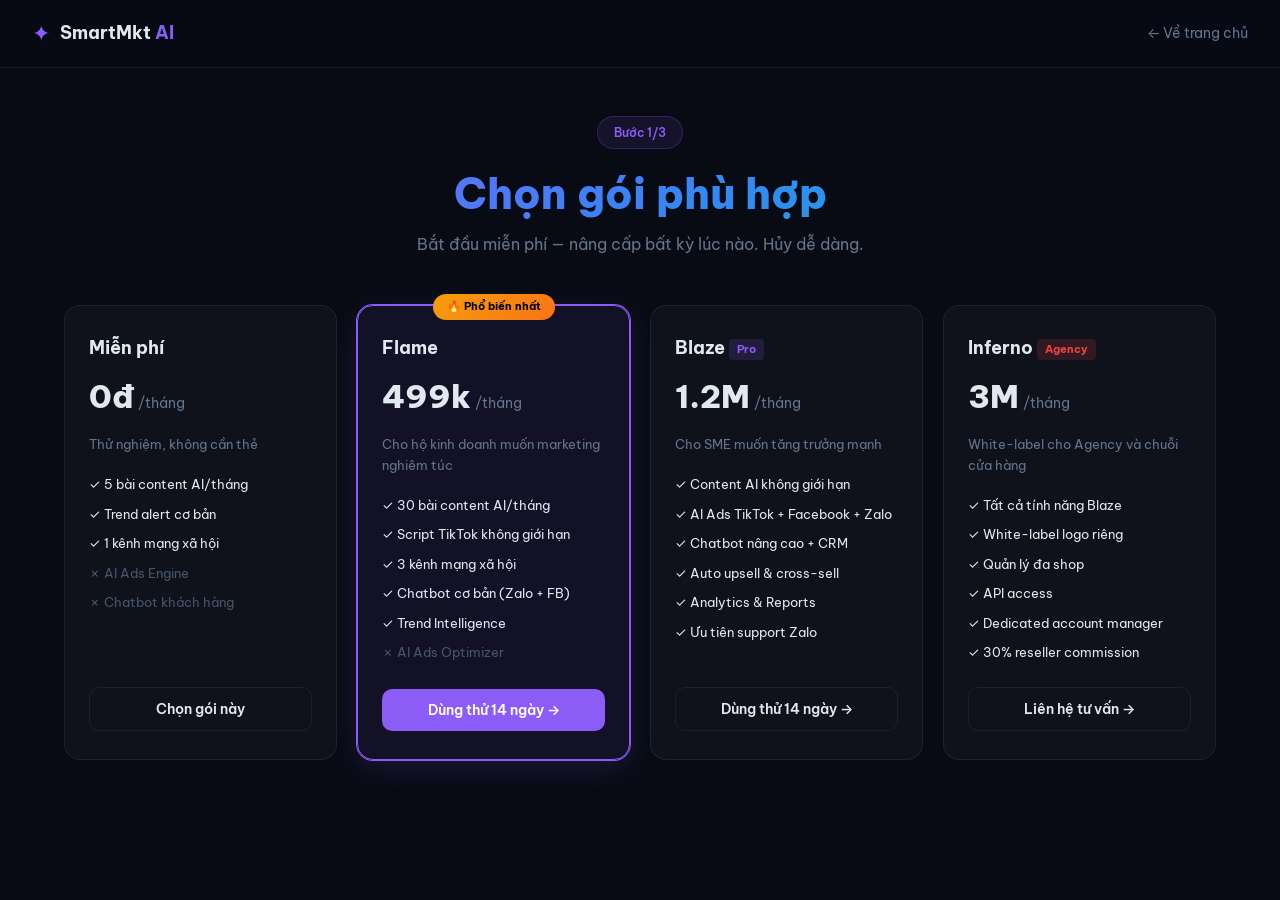
<file: pricing.html>
<!DOCTYPE html>
<html lang="vi">
<head>
  <meta charset="UTF-8" />
  <meta name="viewport" content="width=device-width, initial-scale=1.0" />
  <title>SmartMkt AI — Đăng ký & Thanh toán</title>
  <meta name="description" content="Đăng ký SmartMkt AI — AI Marketing Co-Pilot cho SME Việt Nam. Chọn gói phù hợp và bắt đầu ngay." />
  <link rel="preconnect" href="https://fonts.googleapis.com" />
  <link rel="preconnect" href="https://fonts.gstatic.com" crossorigin />
  <link href="https://fonts.googleapis.com/css2?family=Be+Vietnam+Pro:wght@300;400;500;600;700;800;900&family=Inter:wght@300;400;500;600;700&display=swap" rel="stylesheet" />
  <link rel="stylesheet" href="pricing.css" />
</head>
<body>
  <!-- NAV -->
  <nav class="pricing-nav">
    <a href="index.html" class="pn-logo">
      <span class="logo-icon">✦</span>
      <span class="logo-text">SmartMkt <span class="logo-accent">AI</span></span>
    </a>
    <a href="index.html" class="pn-back">← Về trang chủ</a>
  </nav>

  <!-- MAIN -->
  <main class="pricing-main">
    <!-- STEP 1: SELECT PLAN -->
    <section class="step-section" id="stepPlan">
      <div class="step-header">
        <div class="step-badge">Bước 1/3</div>
        <h1 class="step-title">Chọn gói phù hợp</h1>
        <p class="step-sub">Bắt đầu miễn phí — nâng cấp bất kỳ lúc nào. Hủy dễ dàng.</p>
      </div>

      <div class="plans-grid" id="plansGrid">
        <!-- Plan: Free -->
        <div class="plan-card" data-plan="free">
          <div class="plan-header">
            <div class="plan-name">Miễn phí</div>
            <div class="plan-price"><span class="price-big">0đ</span><span class="price-period">/tháng</span></div>
          </div>
          <div class="plan-desc">Thử nghiệm, không cần thẻ</div>
          <ul class="plan-features">
            <li class="included">✓ 5 bài content AI/tháng</li>
            <li class="included">✓ Trend alert cơ bản</li>
            <li class="included">✓ 1 kênh mạng xã hội</li>
            <li class="excluded">✗ AI Ads Engine</li>
            <li class="excluded">✗ Chatbot khách hàng</li>
          </ul>
          <button class="plan-select-btn" data-plan="free">Chọn gói này</button>
        </div>

        <!-- Plan: Flame -->
        <div class="plan-card plan-popular" data-plan="flame">
          <div class="popular-tag">🔥 Phổ biến nhất</div>
          <div class="plan-header">
            <div class="plan-name">Flame</div>
            <div class="plan-price"><span class="price-big">499k</span><span class="price-period">/tháng</span></div>
          </div>
          <div class="plan-desc">Cho hộ kinh doanh muốn marketing nghiêm túc</div>
          <ul class="plan-features">
            <li class="included">✓ 30 bài content AI/tháng</li>
            <li class="included">✓ Script TikTok không giới hạn</li>
            <li class="included">✓ 3 kênh mạng xã hội</li>
            <li class="included">✓ Chatbot cơ bản (Zalo + FB)</li>
            <li class="included">✓ Trend Intelligence</li>
            <li class="excluded">✗ AI Ads Optimizer</li>
          </ul>
          <button class="plan-select-btn btn-popular" data-plan="flame">Dùng thử 14 ngày →</button>
        </div>

        <!-- Plan: Blaze -->
        <div class="plan-card" data-plan="blaze">
          <div class="plan-header">
            <div class="plan-name">Blaze <span class="plan-badge">Pro</span></div>
            <div class="plan-price"><span class="price-big">1.2M</span><span class="price-period">/tháng</span></div>
          </div>
          <div class="plan-desc">Cho SME muốn tăng trưởng mạnh</div>
          <ul class="plan-features">
            <li class="included">✓ Content AI không giới hạn</li>
            <li class="included">✓ AI Ads TikTok + Facebook + Zalo</li>
            <li class="included">✓ Chatbot nâng cao + CRM</li>
            <li class="included">✓ Auto upsell & cross-sell</li>
            <li class="included">✓ Analytics & Reports</li>
            <li class="included">✓ Ưu tiên support Zalo</li>
          </ul>
          <button class="plan-select-btn" data-plan="blaze">Dùng thử 14 ngày →</button>
        </div>

        <!-- Plan: Inferno -->
        <div class="plan-card" data-plan="inferno">
          <div class="plan-header">
            <div class="plan-name">Inferno <span class="plan-badge badge-agency">Agency</span></div>
            <div class="plan-price"><span class="price-big">3M</span><span class="price-period">/tháng</span></div>
          </div>
          <div class="plan-desc">White-label cho Agency và chuỗi cửa hàng</div>
          <ul class="plan-features">
            <li class="included">✓ Tất cả tính năng Blaze</li>
            <li class="included">✓ White-label logo riêng</li>
            <li class="included">✓ Quản lý đa shop</li>
            <li class="included">✓ API access</li>
            <li class="included">✓ Dedicated account manager</li>
            <li class="included">✓ 30% reseller commission</li>
          </ul>
          <button class="plan-select-btn" data-plan="inferno">Liên hệ tư vấn →</button>
        </div>
      </div>
    </section>

    <!-- STEP 2: SIGNUP FORM -->
    <section class="step-section hidden" id="stepSignup">
      <div class="step-header">
        <div class="step-badge">Bước 2/3</div>
        <h1 class="step-title">Thông tin đăng ký</h1>
        <p class="step-sub">Điền thông tin shop để AI hiểu bạn và tạo chiến lược phù hợp.</p>
      </div>

      <div class="signup-layout">
        <form class="signup-form" id="signupForm">
          <div class="selected-plan-mini" id="selectedPlanMini">
            <span class="spm-label">Gói đã chọn:</span>
            <span class="spm-name" id="spmName">Flame</span>
            <button type="button" class="spm-change" id="btnChangePlan">Đổi gói</button>
          </div>

          <div class="form-group">
            <label for="shopName">Tên shop / Doanh nghiệp <span class="required">*</span></label>
            <input type="text" id="shopName" placeholder="VD: Quán Bún Bò Cô Tám" required />
          </div>

          <div class="form-row">
            <div class="form-group">
              <label for="signupEmail">Email <span class="required">*</span></label>
              <input type="email" id="signupEmail" placeholder="email@shop.vn" required />
            </div>
            <div class="form-group">
              <label for="signupPhone">Số điện thoại</label>
              <input type="tel" id="signupPhone" placeholder="0912 345 678" />
            </div>
          </div>

          <div class="form-group">
            <label for="signupIndustry">Ngành nghề</label>
            <select id="signupIndustry">
              <option value="fnb">🍜 F&B (Đồ ăn, đồ uống)</option>
              <option value="fashion">👗 Thời trang</option>
              <option value="beauty">💄 Mỹ phẩm / Làm đẹp</option>
              <option value="electronics">📱 Điện tử / Công nghệ</option>
              <option value="health">💊 Sức khỏe / Fitness</option>
              <option value="education">📚 Giáo dục / Đào tạo</option>
              <option value="retail" selected>🛒 Bán lẻ tổng hợp</option>
              <option value="agency">🏢 Agency / Marketing</option>
              <option value="other">📦 Khác</option>
            </select>
          </div>

          <div class="form-group">
            <label for="referralCode">Mã giới thiệu (nếu có)</label>
            <div class="referral-input-wrap">
              <input type="text" id="referralCode" placeholder="VD: MAY1A2B" />
              <span class="referral-bonus">🎁 +1 tháng miễn phí khi có mã</span>
            </div>
          </div>

          <button type="submit" class="btn-next-step" id="btnToPayment">
            Tiếp tục thanh toán →
          </button>
        </form>

        <div class="signup-benefits">
          <div class="benefit-card">
            <div class="bc-icon">🚀</div>
            <div class="bc-text">
              <strong>Dùng thử 14 ngày miễn phí</strong>
              <p>Trải nghiệm đầy đủ tính năng trước khi quyết định</p>
            </div>
          </div>
          <div class="benefit-card">
            <div class="bc-icon">🔒</div>
            <div class="bc-text">
              <strong>Không cần thẻ tín dụng</strong>
              <p>Thanh toán sau khi dùng thử, hủy bất cứ lúc nào</p>
            </div>
          </div>
          <div class="benefit-card">
            <div class="bc-icon">⚡</div>
            <div class="bc-text">
              <strong>Setup trong 5 phút</strong>
              <p>AI tạo chiến lược marketing ngay sau khi đăng ký</p>
            </div>
          </div>
          <div class="benefit-card">
            <div class="bc-icon">💬</div>
            <div class="bc-text">
              <strong>Hỗ trợ qua Zalo 24/7</strong>
              <p>Team support luôn sẵn sàng giúp bạn</p>
            </div>
          </div>
        </div>
      </div>
    </section>

    <!-- STEP 3: PAYMENT -->
    <section class="step-section hidden" id="stepPayment">
      <div class="step-header">
        <div class="step-badge">Bước 3/3</div>
        <h1 class="step-title">Chọn phương thức thanh toán</h1>
        <p class="step-sub">Thanh toán nhanh chóng, an toàn. Hóa đơn điện tử tự động.</p>
      </div>

      <div class="payment-layout">
        <!-- Order Summary -->
        <div class="order-summary" id="orderSummary">
          <h3 class="os-title">Đơn hàng của bạn</h3>
          <div class="os-plan">
            <div class="os-plan-name" id="osPlanName">Flame</div>
            <div class="os-plan-price" id="osPlanPrice">499,000đ/tháng</div>
          </div>
          <div class="os-details">
            <div class="os-row">
              <span>Gói tháng</span>
              <span id="osMonthly">499,000đ</span>
            </div>
            <div class="os-row os-discount" id="osDiscountRow" style="display:none">
              <span>Giảm giá referral</span>
              <span class="os-green" id="osDiscount">-499,000đ</span>
            </div>
            <div class="os-row os-trial">
              <span>14 ngày dùng thử</span>
              <span class="os-green">Miễn phí</span>
            </div>
            <div class="os-divider"></div>
            <div class="os-row os-total">
              <span>Thanh toán hôm nay</span>
              <span class="os-total-price" id="osTotalPrice">0đ</span>
            </div>
          </div>
          <div class="os-note">
            <svg width="14" height="14" viewBox="0 0 24 24" fill="none"><path d="M12 22s8-4 8-10V5l-8-3-8 3v7c0 6 8 10 8 10z" stroke="currentColor" stroke-width="2"/></svg>
            Sau 14 ngày, sẽ tự thu <span id="osNextCharge">499,000đ</span>/tháng. Hủy bất kỳ lúc nào.
          </div>
        </div>

        <!-- Payment Methods -->
        <div class="payment-methods">
          <div class="pm-card active" data-method="momo">
            <div class="pm-radio"></div>
            <div class="pm-icon" style="background: #ae2070">💜</div>
            <div class="pm-info">
              <div class="pm-name">MoMo</div>
              <div class="pm-desc">Quét QR thanh toán ngay</div>
            </div>
          </div>
          <div class="pm-card" data-method="zalopay">
            <div class="pm-radio"></div>
            <div class="pm-icon" style="background: #008fe5">💙</div>
            <div class="pm-info">
              <div class="pm-name">ZaloPay</div>
              <div class="pm-desc">Quét QR hoặc ví ZaloPay</div>
            </div>
          </div>
          <div class="pm-card" data-method="bank">
            <div class="pm-radio"></div>
            <div class="pm-icon" style="background: #10b981">🏦</div>
            <div class="pm-info">
              <div class="pm-name">Chuyển khoản ngân hàng</div>
              <div class="pm-desc">Vietcombank, Techcombank, MB Bank...</div>
            </div>
          </div>
          <div class="pm-card" data-method="vnpay">
            <div class="pm-radio"></div>
            <div class="pm-icon" style="background: #ec1c24">🔴</div>
            <div class="pm-info">
              <div class="pm-name">VNPAY</div>
              <div class="pm-desc">QR Code hoặc Internet Banking</div>
            </div>
          </div>

          <!-- QR Display -->
          <div class="qr-display" id="qrDisplay">
            <div class="qr-box">
              <div class="qr-placeholder" id="qrPlaceholder">
                <div class="qr-fake">
                  <div class="qr-grid">
                    <div></div><div></div><div></div><div></div><div></div><div></div><div></div>
                    <div></div><div></div><div></div><div></div><div></div><div></div><div></div>
                    <div></div><div></div><div></div><div></div><div></div><div></div><div></div>
                    <div></div><div></div><div></div><div></div><div></div><div></div><div></div>
                    <div></div><div></div><div></div><div></div><div></div><div></div><div></div>
                    <div></div><div></div><div></div><div></div><div></div><div></div><div></div>
                    <div></div><div></div><div></div><div></div><div></div><div></div><div></div>
                  </div>
                </div>
                <div class="qr-label" id="qrLabel">Quét mã QR bằng MoMo</div>
              </div>
            </div>
          </div>

          <!-- Bank Transfer Info -->
          <div class="bank-info" id="bankInfo" style="display:none">
            <div class="bank-details">
              <div class="bd-row"><span class="bd-label">Ngân hàng:</span><span class="bd-value">Vietcombank</span></div>
              <div class="bd-row"><span class="bd-label">Số TK:</span><span class="bd-value">1026 8888 999</span></div>
              <div class="bd-row"><span class="bd-label">Chủ TK:</span><span class="bd-value">CONG TY TNHH SMARTMKT AI</span></div>
              <div class="bd-row"><span class="bd-label">Nội dung CK:</span><span class="bd-value" id="bankContent">SMARTMKT [EMAIL]</span></div>
            </div>
          </div>

          <button class="btn-confirm-payment" id="btnConfirm">
            <svg width="20" height="20" viewBox="0 0 24 24" fill="none"><path d="M12 22s8-4 8-10V5l-8-3-8 3v7c0 6 8 10 8 10z" stroke="currentColor" stroke-width="2"/></svg>
            Xác nhận đăng ký
          </button>

          <button type="button" class="btn-back-step" id="btnBackToSignup">← Quay lại</button>
        </div>
      </div>
    </section>

    <!-- STEP SUCCESS -->
    <section class="step-section hidden" id="stepSuccess">
      <div class="success-content">
        <div class="success-icon">🎉</div>
        <h1 class="success-title">Chào mừng bạn đến với SmartMkt AI!</h1>
        <p class="success-sub" id="successMessage">
          Tài khoản của bạn đã được tạo thành công. Bắt đầu dùng thử 14 ngày ngay!
        </p>

        <div class="success-plan-card" id="successPlanCard">
          <div class="spc-plan" id="spcPlan">Flame</div>
          <div class="spc-trial">14 ngày dùng thử miễn phí</div>
        </div>

        <div class="success-referral" id="successReferral">
          <h3>🎁 Mã giới thiệu của bạn</h3>
          <p>Chia sẻ mã này — mỗi 3 người đăng ký = 1 tháng miễn phí!</p>
          <div class="referral-code-box">
            <span class="rc-code" id="rcCode">MAY1A2B</span>
            <button class="rc-copy" id="btnCopyReferral">📋 Copy</button>
          </div>
          <div class="referral-share">
            <button class="share-btn share-zalo" id="shareZalo">💬 Chia sẻ Zalo</button>
            <button class="share-btn share-fb" id="shareFb">📘 Chia sẻ Facebook</button>
          </div>
        </div>

        <div class="success-actions">
          <a href="dashboard.html" class="btn-go-dashboard">
            Vào Dashboard ngay →
          </a>
          <a href="content.html" class="btn-go-content">
            Tạo content đầu tiên
          </a>
        </div>
      </div>
    </section>
  </main>

  <!-- TOAST -->
  <div class="toast-container" id="toastContainer"></div>

  <script src="auth.js"></script>
  <script src="pricing.js"></script>
</body>
</html>
</file>
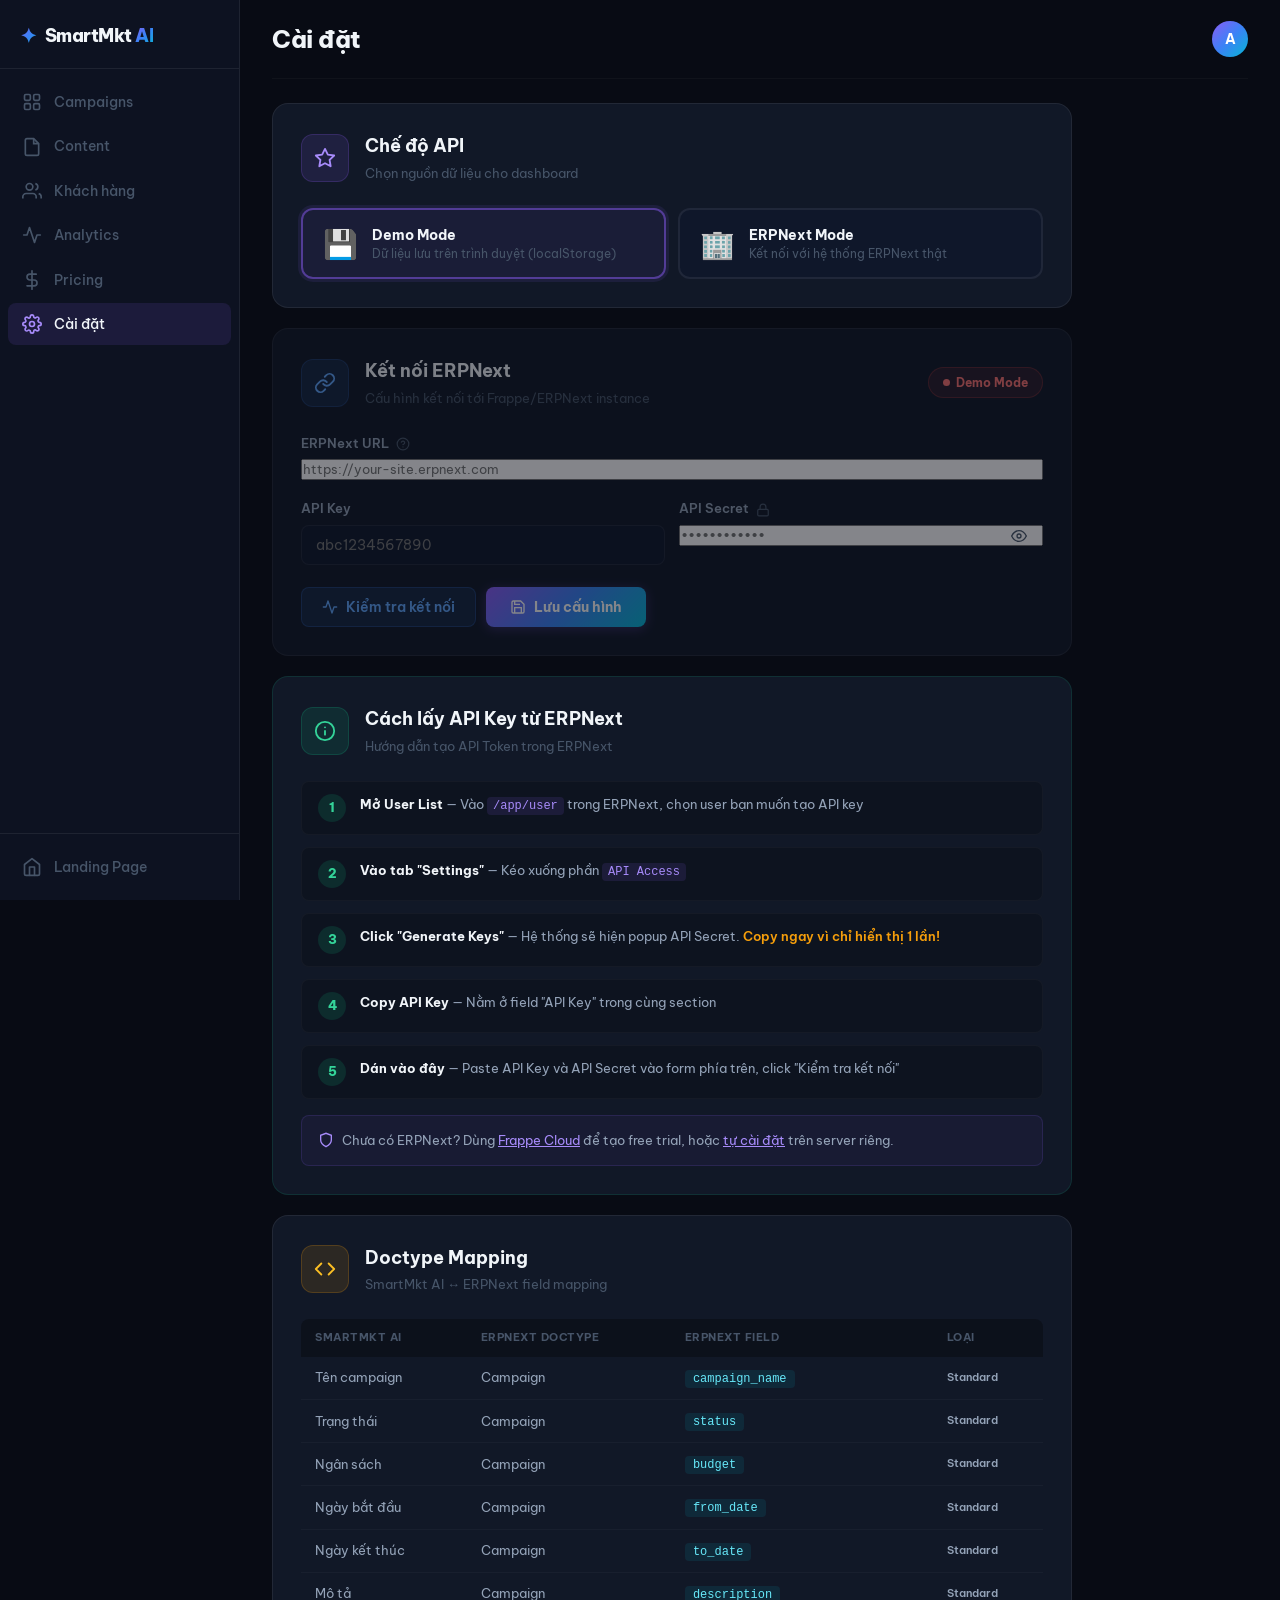
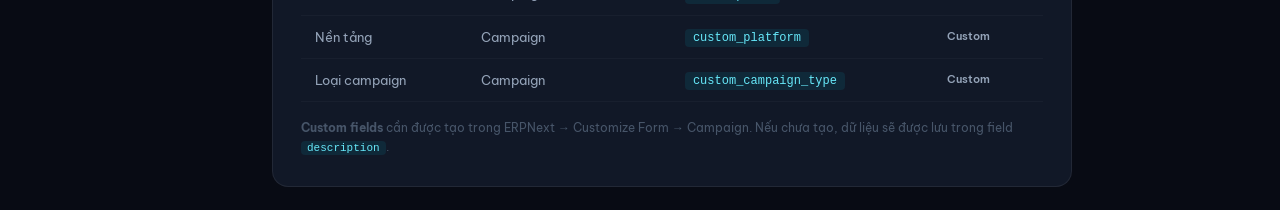
<file: settings.html>
<!DOCTYPE html>
<html lang="vi">
<head>
  <meta charset="UTF-8" />
  <meta name="viewport" content="width=device-width, initial-scale=1.0" />
  <title>SmartMkt AI — Cài đặt ERPNext</title>
  <link rel="preconnect" href="https://fonts.googleapis.com" />
  <link rel="preconnect" href="https://fonts.gstatic.com" crossorigin />
  <link href="https://fonts.googleapis.com/css2?family=Be+Vietnam+Pro:wght@300;400;500;600;700;800&family=Inter:wght@300;400;500;600;700&display=swap" rel="stylesheet" />
  <link rel="stylesheet" href="dashboard.css" />
  <link rel="stylesheet" href="settings.css" />
</head>
<body>

  <!-- SIDEBAR -->
  <aside class="sidebar" id="sidebar">
    <div class="sidebar-header">
      <div class="sidebar-logo">
        <span class="logo-icon">✦</span>
        <span class="logo-text">SmartMkt <span class="logo-accent">AI</span></span>
      </div>
    </div>
    <nav class="sidebar-nav">
      <a href="dashboard.html" class="nav-item" data-page="campaigns">
        <svg width="20" height="20" viewBox="0 0 24 24" fill="none"><rect x="3" y="3" width="7" height="7" rx="1.5" stroke="currentColor" stroke-width="2"/><rect x="14" y="3" width="7" height="7" rx="1.5" stroke="currentColor" stroke-width="2"/><rect x="3" y="14" width="7" height="7" rx="1.5" stroke="currentColor" stroke-width="2"/><rect x="14" y="14" width="7" height="7" rx="1.5" stroke="currentColor" stroke-width="2"/></svg>
        Campaigns
      </a>
      <a href="dashboard.html" class="nav-item" data-page="content">
        <svg width="20" height="20" viewBox="0 0 24 24" fill="none"><path d="M14 2H6a2 2 0 00-2 2v16a2 2 0 002 2h12a2 2 0 002-2V8z" stroke="currentColor" stroke-width="2"/><polyline points="14,2 14,8 20,8" stroke="currentColor" stroke-width="2"/></svg>
        Content
      </a>
      <a href="customers.html" class="nav-item" data-page="customers">
        <svg width="20" height="20" viewBox="0 0 24 24" fill="none"><path d="M17 21v-2a4 4 0 00-4-4H5a4 4 0 00-4 4v2" stroke="currentColor" stroke-width="2"/><circle cx="9" cy="7" r="4" stroke="currentColor" stroke-width="2"/><path d="M23 21v-2a4 4 0 00-3-3.87" stroke="currentColor" stroke-width="2"/><path d="M16 3.13a4 4 0 010 7.75" stroke="currentColor" stroke-width="2"/></svg>
        Khách hàng
      </a>
      <a href="analytics.html" class="nav-item" data-page="analytics">
        <svg width="20" height="20" viewBox="0 0 24 24" fill="none"><polyline points="22,12 18,12 15,21 9,3 6,12 2,12" stroke="currentColor" stroke-width="2" stroke-linecap="round" stroke-linejoin="round"/></svg>
        Analytics
      </a>
      <a href="pricing.html" class="nav-item" data-page="pricing">
        <svg width="20" height="20" viewBox="0 0 24 24" fill="none"><line x1="12" y1="1" x2="12" y2="23" stroke="currentColor" stroke-width="2" stroke-linecap="round"/><path d="M17 5H9.5a3.5 3.5 0 000 7h5a3.5 3.5 0 010 7H6" stroke="currentColor" stroke-width="2" stroke-linecap="round" stroke-linejoin="round"/></svg>
        Pricing
      </a>
      <a href="#" class="nav-item active" data-page="settings">
        <svg width="20" height="20" viewBox="0 0 24 24" fill="none"><circle cx="12" cy="12" r="3" stroke="currentColor" stroke-width="2"/><path d="M19.4 15a1.65 1.65 0 00.33 1.82l.06.06a2 2 0 010 2.83 2 2 0 01-2.83 0l-.06-.06a1.65 1.65 0 00-1.82-.33 1.65 1.65 0 00-1 1.51V21a2 2 0 01-2 2 2 2 0 01-2-2v-.09A1.65 1.65 0 009 19.4a1.65 1.65 0 00-1.82.33l-.06.06a2 2 0 01-2.83 0 2 2 0 010-2.83l.06-.06A1.65 1.65 0 004.68 15a1.65 1.65 0 00-1.51-1H3a2 2 0 01-2-2 2 2 0 012-2h.09A1.65 1.65 0 004.6 9a1.65 1.65 0 00-.33-1.82l-.06-.06a2 2 0 010-2.83 2 2 0 012.83 0l.06.06A1.65 1.65 0 009 4.68a1.65 1.65 0 001-1.51V3a2 2 0 012-2 2 2 0 012 2v.09a1.65 1.65 0 001 1.51 1.65 1.65 0 001.82-.33l.06-.06a2 2 0 012.83 0 2 2 0 010 2.83l-.06.06A1.65 1.65 0 0019.4 9a1.65 1.65 0 001.51 1H21a2 2 0 012 2 2 2 0 01-2 2h-.09a1.65 1.65 0 00-1.51 1z" stroke="currentColor" stroke-width="2"/></svg>
        Cài đặt
      </a>
    </nav>
    <div class="sidebar-footer">
      <a href="index.html" class="nav-item">
        <svg width="20" height="20" viewBox="0 0 24 24" fill="none"><path d="M3 9l9-7 9 7v11a2 2 0 01-2 2H5a2 2 0 01-2-2z" stroke="currentColor" stroke-width="2" stroke-linecap="round" stroke-linejoin="round"/><polyline points="9,22 9,12 15,12 15,22" stroke="currentColor" stroke-width="2" stroke-linecap="round" stroke-linejoin="round"/></svg>
        Landing Page
      </a>
    </div>
  </aside>

  <!-- MAIN -->
  <main class="main-content">
    <header class="topbar">
      <div class="topbar-left">
        <button class="sidebar-toggle" id="sidebarToggle">
          <svg width="20" height="20" viewBox="0 0 24 24" fill="none"><line x1="3" y1="12" x2="21" y2="12" stroke="currentColor" stroke-width="2" stroke-linecap="round"/><line x1="3" y1="6" x2="21" y2="6" stroke="currentColor" stroke-width="2" stroke-linecap="round"/><line x1="3" y1="18" x2="21" y2="18" stroke="currentColor" stroke-width="2" stroke-linecap="round"/></svg>
        </button>
        <h1 class="page-title">Cài đặt</h1>
      </div>
      <div class="topbar-right">
        <div class="user-avatar"><span>A</span></div>
      </div>
    </header>

    <!-- SETTINGS CONTENT -->
    <div class="settings-layout">

      <!-- API MODE TOGGLE -->
      <div class="settings-card">
        <div class="sc-header">
          <div class="sc-icon si-purple">
            <svg width="22" height="22" viewBox="0 0 24 24" fill="none"><path d="M12 2l3.09 6.26L22 9.27l-5 4.87 1.18 6.88L12 17.77l-6.18 3.25L7 14.14 2 9.27l6.91-1.01L12 2z" stroke="currentColor" stroke-width="2" stroke-linecap="round" stroke-linejoin="round"/></svg>
          </div>
          <div>
            <h2 class="sc-title">Chế độ API</h2>
            <p class="sc-desc">Chọn nguồn dữ liệu cho dashboard</p>
          </div>
        </div>
        <div class="mode-switcher">
          <button class="mode-btn" id="modeLocal" data-mode="local">
            <div class="mode-icon">💾</div>
            <div class="mode-info">
              <div class="mode-name">Demo Mode</div>
              <div class="mode-detail">Dữ liệu lưu trên trình duyệt (localStorage)</div>
            </div>
          </button>
          <button class="mode-btn" id="modeErpnext" data-mode="erpnext">
            <div class="mode-icon">🏢</div>
            <div class="mode-info">
              <div class="mode-name">ERPNext Mode</div>
              <div class="mode-detail">Kết nối với hệ thống ERPNext thật</div>
            </div>
          </button>
        </div>
      </div>

      <!-- ERPNEXT CONNECTION -->
      <div class="settings-card" id="erpnextConfig">
        <div class="sc-header">
          <div class="sc-icon si-blue">
            <svg width="22" height="22" viewBox="0 0 24 24" fill="none"><path d="M10 13a5 5 0 007.54.54l3-3a5 5 0 00-7.07-7.07l-1.72 1.71" stroke="currentColor" stroke-width="2" stroke-linecap="round"/><path d="M14 11a5 5 0 00-7.54-.54l-3 3a5 5 0 007.07 7.07l1.71-1.71" stroke="currentColor" stroke-width="2" stroke-linecap="round"/></svg>
          </div>
          <div>
            <h2 class="sc-title">Kết nối ERPNext</h2>
            <p class="sc-desc">Cấu hình kết nối tới Frappe/ERPNext instance</p>
          </div>
          <div class="connection-badge" id="connectionBadge">
            <span class="conn-dot"></span>
            <span class="conn-text">Chưa kết nối</span>
          </div>
        </div>

        <form id="erpnextForm" class="settings-form">
          <div class="form-group">
            <label for="erpUrl">
              ERPNext URL
              <span class="label-help">
                <svg width="14" height="14" viewBox="0 0 24 24" fill="none"><circle cx="12" cy="12" r="10" stroke="currentColor" stroke-width="2"/><path d="M9.09 9a3 3 0 015.83 1c0 2-3 3-3 3" stroke="currentColor" stroke-width="2" stroke-linecap="round"/><line x1="12" y1="17" x2="12.01" y2="17" stroke="currentColor" stroke-width="2" stroke-linecap="round"/></svg>
                <span class="tooltip">VD: https://mycompany.erpnext.com hoặc URL self-hosted</span>
              </span>
            </label>
            <input type="url" id="erpUrl" placeholder="https://your-site.erpnext.com" />
          </div>

          <div class="form-row">
            <div class="form-group">
              <label for="erpApiKey">API Key</label>
              <input type="text" id="erpApiKey" placeholder="abc1234567890" autocomplete="off" />
            </div>
            <div class="form-group">
              <label for="erpApiSecret">
                API Secret
                <span class="label-help">
                  <svg width="14" height="14" viewBox="0 0 24 24" fill="none"><rect x="3" y="11" width="18" height="11" rx="2" ry="2" stroke="currentColor" stroke-width="2"/><path d="M7 11V7a5 5 0 0110 0v4" stroke="currentColor" stroke-width="2" stroke-linecap="round"/></svg>
                  <span class="tooltip">Chỉ hiển thị một lần khi tạo. Lưu an toàn!</span>
                </span>
              </label>
              <div class="secret-input">
                <input type="password" id="erpApiSecret" placeholder="••••••••••••" autocomplete="off" />
                <button type="button" class="secret-toggle" id="secretToggle" title="Hiện/Ẩn">
                  <svg width="16" height="16" viewBox="0 0 24 24" fill="none"><path d="M1 12s4-8 11-8 11 8 11 8-4 8-11 8-11-8-11-8z" stroke="currentColor" stroke-width="2"/><circle cx="12" cy="12" r="3" stroke="currentColor" stroke-width="2"/></svg>
                </button>
              </div>
            </div>
          </div>

          <div class="form-actions">
            <button type="button" class="btn-test" id="btnTest">
              <svg width="16" height="16" viewBox="0 0 24 24" fill="none"><polyline points="22,12 18,12 15,21 9,3 6,12 2,12" stroke="currentColor" stroke-width="2" stroke-linecap="round" stroke-linejoin="round"/></svg>
              Kiểm tra kết nối
            </button>
            <button type="submit" class="btn-submit" id="btnSave">
              <svg width="16" height="16" viewBox="0 0 24 24" fill="none"><path d="M19 21H5a2 2 0 01-2-2V5a2 2 0 012-2h11l5 5v11a2 2 0 01-2 2z" stroke="currentColor" stroke-width="2"/><polyline points="17,21 17,13 7,13 7,21" stroke="currentColor" stroke-width="2"/><polyline points="7,3 7,8 15,8" stroke="currentColor" stroke-width="2"/></svg>
              Lưu cấu hình
            </button>
          </div>
        </form>

        <!-- Test result -->
        <div class="test-result" id="testResult" style="display:none;">
          <div class="test-icon" id="testIcon"></div>
          <div class="test-message" id="testMessage"></div>
        </div>
      </div>

      <!-- HELP: HOW TO GET API KEYS -->
      <div class="settings-card card-info">
        <div class="sc-header">
          <div class="sc-icon si-green">
            <svg width="22" height="22" viewBox="0 0 24 24" fill="none"><circle cx="12" cy="12" r="10" stroke="currentColor" stroke-width="2"/><line x1="12" y1="16" x2="12" y2="12" stroke="currentColor" stroke-width="2" stroke-linecap="round"/><line x1="12" y1="8" x2="12.01" y2="8" stroke="currentColor" stroke-width="2" stroke-linecap="round"/></svg>
          </div>
          <div>
            <h2 class="sc-title">Cách lấy API Key từ ERPNext</h2>
            <p class="sc-desc">Hướng dẫn tạo API Token trong ERPNext</p>
          </div>
        </div>
        <div class="help-steps">
          <div class="help-step">
            <div class="step-num">1</div>
            <div class="step-text">
              <strong>Mở User List</strong> — Vào <code>/app/user</code> trong ERPNext, chọn user bạn muốn tạo API key
            </div>
          </div>
          <div class="help-step">
            <div class="step-num">2</div>
            <div class="step-text">
              <strong>Vào tab "Settings"</strong> — Kéo xuống phần <code>API Access</code>
            </div>
          </div>
          <div class="help-step">
            <div class="step-num">3</div>
            <div class="step-text">
              <strong>Click "Generate Keys"</strong> — Hệ thống sẽ hiện popup API Secret. <em>Copy ngay vì chỉ hiển thị 1 lần!</em>
            </div>
          </div>
          <div class="help-step">
            <div class="step-num">4</div>
            <div class="step-text">
              <strong>Copy API Key</strong> — Nằm ở field "API Key" trong cùng section
            </div>
          </div>
          <div class="help-step">
            <div class="step-num">5</div>
            <div class="step-text">
              <strong>Dán vào đây</strong> — Paste API Key và API Secret vào form phía trên, click "Kiểm tra kết nối"
            </div>
          </div>
        </div>

        <div class="help-note">
          <svg width="16" height="16" viewBox="0 0 24 24" fill="none"><path d="M12 22s8-4 8-10V5l-8-3-8 3v7c0 6 8 10 8 10z" stroke="currentColor" stroke-width="2"/></svg>
          <span>Chưa có ERPNext? Dùng <a href="https://frappecloud.com" target="_blank">Frappe Cloud</a> để tạo free trial, hoặc <a href="https://github.com/frappe/erpnext" target="_blank">tự cài đặt</a> trên server riêng.</span>
        </div>
      </div>

      <!-- DOCTYPE MAPPING INFO -->
      <div class="settings-card">
        <div class="sc-header">
          <div class="sc-icon si-orange">
            <svg width="22" height="22" viewBox="0 0 24 24" fill="none"><polyline points="16,18 22,12 16,6" stroke="currentColor" stroke-width="2" stroke-linecap="round" stroke-linejoin="round"/><polyline points="8,6 2,12 8,18" stroke="currentColor" stroke-width="2" stroke-linecap="round" stroke-linejoin="round"/></svg>
          </div>
          <div>
            <h2 class="sc-title">Doctype Mapping</h2>
            <p class="sc-desc">SmartMkt AI ↔ ERPNext field mapping</p>
          </div>
        </div>
        <div class="mapping-table-wrap">
          <table class="mapping-table">
            <thead>
              <tr>
                <th>SmartMkt AI</th>
                <th>ERPNext Doctype</th>
                <th>ERPNext Field</th>
                <th>Loại</th>
              </tr>
            </thead>
            <tbody>
              <tr><td>Tên campaign</td><td>Campaign</td><td><code>campaign_name</code></td><td class="type-std">Standard</td></tr>
              <tr><td>Trạng thái</td><td>Campaign</td><td><code>status</code></td><td class="type-std">Standard</td></tr>
              <tr><td>Ngân sách</td><td>Campaign</td><td><code>budget</code></td><td class="type-std">Standard</td></tr>
              <tr><td>Ngày bắt đầu</td><td>Campaign</td><td><code>from_date</code></td><td class="type-std">Standard</td></tr>
              <tr><td>Ngày kết thúc</td><td>Campaign</td><td><code>to_date</code></td><td class="type-std">Standard</td></tr>
              <tr><td>Mô tả</td><td>Campaign</td><td><code>description</code></td><td class="type-std">Standard</td></tr>
              <tr><td>Nền tảng</td><td>Campaign</td><td><code>custom_platform</code></td><td class="type-custom">Custom</td></tr>
              <tr><td>Loại campaign</td><td>Campaign</td><td><code>custom_campaign_type</code></td><td class="type-custom">Custom</td></tr>
            </tbody>
          </table>
        </div>
        <p class="mapping-note">
          <strong>Custom fields</strong> cần được tạo trong ERPNext → Customize Form → Campaign. Nếu chưa tạo, dữ liệu sẽ được lưu trong field <code>description</code>.
        </p>
      </div>

    </div>
  </main>

  <!-- TOAST -->
  <div class="toast-container" id="toastContainer"></div>

  <script src="erpnext-api.js"></script>
  <script src="settings.js"></script>
</body>
</html>
</file>
<file: style.css>
/* ============================================================
   SmartMkt AI — Landing Page Styles
   ============================================================ */

:root {
  --bg-primary: #080b14;
  --bg-secondary: #0d1221;
  --bg-card: #111827;
  --bg-card-border: rgba(255,255,255,0.07);
  --accent-purple: #8b5cf6;
  --accent-blue: #3b82f6;
  --accent-cyan: #06b6d4;
  --accent-green: #10b981;
  --accent-orange: #f59e0b;
  --accent-pink: #ec4899;
  --text-primary: #f1f5f9;
  --text-secondary: #94a3b8;
  --text-muted: #475569;
  --gradient-hero: linear-gradient(135deg, #8b5cf6 0%, #3b82f6 50%, #06b6d4 100%);
  --gradient-text: linear-gradient(135deg, #a78bfa, #60a5fa, #34d399);
  --radius-sm: 8px;
  --radius-md: 16px;
  --radius-lg: 24px;
  --radius-xl: 32px;
  --font-vi: 'Be Vietnam Pro', sans-serif;
  --font-en: 'Inter', sans-serif;
  --transition: all 0.3s cubic-bezier(0.16, 1, 0.3, 1);
  --shadow-card: 0 4px 32px rgba(0,0,0,0.4);
  --shadow-glow-purple: 0 0 40px rgba(139, 92, 246, 0.15);
  --shadow-glow-blue: 0 0 40px rgba(59, 130, 246, 0.15);
}

/* ---- Reset & Base ---- */
*, *::before, *::after { box-sizing: border-box; margin: 0; padding: 0; }
html { scroll-behavior: smooth; }
body {
  font-family: var(--font-vi);
  background: var(--bg-primary);
  color: var(--text-primary);
  line-height: 1.6;
  overflow-x: hidden;
}
a { text-decoration: none; color: inherit; }
img { max-width: 100%; }

/* ---- Container ---- */
.container {
  max-width: 1200px;
  margin: 0 auto;
  padding: 0 24px;
}

/* ---- Typography ---- */
.gradient-text {
  background: var(--gradient-text);
  -webkit-background-clip: text;
  -webkit-text-fill-color: transparent;
  background-clip: text;
}

/* ============================================================
   NAVBAR
   ============================================================ */
.navbar {
  position: fixed; top: 0; left: 0; right: 0; z-index: 100;
  padding: 16px 0;
  transition: var(--transition);
}
.navbar.scrolled {
  background: rgba(8, 11, 20, 0.85);
  backdrop-filter: blur(20px);
  border-bottom: 1px solid rgba(255,255,255,0.06);
}
.nav-inner {
  max-width: 1200px;
  margin: 0 auto;
  padding: 0 24px;
  display: flex;
  align-items: center;
  gap: 32px;
}
.nav-logo {
  display: flex;
  align-items: center;
  gap: 8px;
  font-size: 20px;
  font-weight: 800;
  letter-spacing: -0.5px;
  flex-shrink: 0;
}
.logo-icon {
  font-size: 22px;
  background: var(--gradient-hero);
  -webkit-background-clip: text;
  -webkit-text-fill-color: transparent;
  background-clip: text;
}
.logo-accent {
  background: var(--gradient-hero);
  -webkit-background-clip: text;
  -webkit-text-fill-color: transparent;
  background-clip: text;
}
.nav-links {
  display: flex;
  gap: 28px;
  flex: 1;
  justify-content: center;
}
.nav-links a {
  font-size: 14px;
  font-weight: 500;
  color: var(--text-secondary);
  transition: var(--transition);
}
.nav-links a:hover { color: var(--text-primary); }
.nav-cta { flex-shrink: 0; }
.btn-nav {
  padding: 9px 20px;
  background: var(--gradient-hero);
  border-radius: 50px;
  font-size: 14px;
  font-weight: 600;
  color: white;
  transition: var(--transition);
  box-shadow: 0 0 20px rgba(139,92,246,0.3);
}
.btn-nav:hover {
  transform: translateY(-1px);
  box-shadow: 0 0 30px rgba(139,92,246,0.5);
}
.nav-mobile-toggle {
  display: none;
  flex-direction: column;
  gap: 5px;
  background: none;
  border: none;
  cursor: pointer;
  padding: 4px;
  margin-left: auto;
}
.nav-mobile-toggle span {
  display: block;
  width: 22px;
  height: 2px;
  background: var(--text-secondary);
  border-radius: 2px;
  transition: var(--transition);
}

/* ============================================================
   HERO
   ============================================================ */
.hero {
  position: relative;
  min-height: 100vh;
  display: flex;
  align-items: center;
  padding: 120px 0 80px;
  overflow: hidden;
}
.hero-bg {
  position: absolute; inset: 0; z-index: 0;
}
.hero-orb {
  position: absolute;
  border-radius: 50%;
  filter: blur(80px);
  opacity: 0.35;
  animation: orbFloat 8s ease-in-out infinite;
}
.orb-1 {
  width: 600px; height: 600px;
  background: radial-gradient(circle, #8b5cf6, transparent 70%);
  top: -150px; left: -150px;
  animation-delay: 0s;
}
.orb-2 {
  width: 500px; height: 500px;
  background: radial-gradient(circle, #3b82f6, transparent 70%);
  bottom: -100px; right: -100px;
  animation-delay: 3s;
}
.orb-3 {
  width: 300px; height: 300px;
  background: radial-gradient(circle, #06b6d4, transparent 70%);
  top: 40%; left: 50%;
  animation-delay: 5s;
}
.hero-grid {
  position: absolute; inset: 0;
  background-image: 
    linear-gradient(rgba(255,255,255,0.02) 1px, transparent 1px),
    linear-gradient(90deg, rgba(255,255,255,0.02) 1px, transparent 1px);
  background-size: 60px 60px;
}
@keyframes orbFloat {
  0%, 100% { transform: translateY(0) scale(1); }
  50% { transform: translateY(-30px) scale(1.05); }
}
.hero .container {
  position: relative; z-index: 1;
  display: flex;
  flex-direction: column;
  align-items: center;
  text-align: center;
  gap: 28px;
}
.hero-badge {
  display: inline-flex;
  align-items: center;
  gap: 8px;
  padding: 8px 18px;
  background: rgba(139,92,246,0.12);
  border: 1px solid rgba(139,92,246,0.3);
  border-radius: 50px;
  font-size: 13px;
  font-weight: 500;
  color: #a78bfa;
  animation: fadeInDown 0.6s ease both;
}
.badge-dot {
  width: 8px; height: 8px;
  background: #10b981;
  border-radius: 50%;
  animation: pulse 1.5s ease-in-out infinite;
}
@keyframes pulse {
  0%, 100% { opacity: 1; transform: scale(1); }
  50% { opacity: 0.6; transform: scale(0.85); }
}
.hero-title {
  display: flex;
  flex-direction: column;
  font-size: clamp(48px, 7vw, 88px);
  font-weight: 900;
  line-height: 1.05;
  letter-spacing: -2px;
  animation: fadeInUp 0.7s ease 0.1s both;
}
.hero-title .line-2 {
  background: var(--gradient-text);
  -webkit-background-clip: text;
  -webkit-text-fill-color: transparent;
  background-clip: text;
}
.hero-sub {
  font-size: clamp(16px, 2vw, 20px);
  color: var(--text-secondary);
  max-width: 600px;
  line-height: 1.7;
  animation: fadeInUp 0.7s ease 0.2s both;
}
.hero-sub strong { color: var(--text-primary); }
.hero-cta-group {
  display: flex;
  gap: 16px;
  align-items: center;
  flex-wrap: wrap;
  justify-content: center;
  animation: fadeInUp 0.7s ease 0.3s both;
}
.btn-primary {
  display: inline-flex;
  align-items: center;
  gap: 8px;
  padding: 14px 28px;
  background: var(--gradient-hero);
  border-radius: 50px;
  font-size: 16px;
  font-weight: 700;
  color: white;
  transition: var(--transition);
  box-shadow: 0 4px 30px rgba(139,92,246,0.35);
}
.btn-primary:hover {
  transform: translateY(-2px);
  box-shadow: 0 8px 40px rgba(139,92,246,0.55);
}
.btn-primary.btn-large { padding: 18px 36px; font-size: 18px; }
.btn-ghost {
  display: inline-flex;
  align-items: center;
  gap: 8px;
  padding: 14px 28px;
  background: rgba(255,255,255,0.05);
  border: 1px solid rgba(255,255,255,0.1);
  border-radius: 50px;
  font-size: 16px;
  font-weight: 600;
  color: var(--text-secondary);
  transition: var(--transition);
}
.btn-ghost:hover {
  background: rgba(255,255,255,0.08);
  color: var(--text-primary);
  transform: translateY(-2px);
}
.hero-stats {
  display: flex;
  align-items: center;
  gap: 32px;
  flex-wrap: wrap;
  justify-content: center;
  animation: fadeInUp 0.7s ease 0.4s both;
}
.stat-item { text-align: center; }
.stat-num {
  display: block;
  font-size: 28px;
  font-weight: 800;
  background: var(--gradient-text);
  -webkit-background-clip: text;
  -webkit-text-fill-color: transparent;
  background-clip: text;
}
.stat-label { font-size: 12px; color: var(--text-muted); font-weight: 500; }
.stat-divider {
  width: 1px; height: 40px;
  background: rgba(255,255,255,0.08);
}

/* Floating cards */
.floating-cards {
  position: absolute;
  width: 100%; height: 100%;
  top: 0; left: 0;
  pointer-events: none;
  z-index: 1;
}
.float-card {
  position: absolute;
  background: rgba(17, 24, 39, 0.85);
  backdrop-filter: blur(20px);
  border: 1px solid rgba(255,255,255,0.08);
  border-radius: var(--radius-md);
  padding: 14px 18px;
  display: flex;
  align-items: center;
  gap: 12px;
  box-shadow: 0 8px 32px rgba(0,0,0,0.4);
  animation: floatCard 6s ease-in-out infinite;
}
.card-tiktok { top: 22%; left: 5%; animation-delay: 0s; }
.card-result { top: 55%; right: 5%; animation-delay: 2s; }
.card-chat { bottom: 18%; left: 8%; animation-delay: 4s; }
@keyframes floatCard {
  0%, 100% { transform: translateY(0); }
  50% { transform: translateY(-12px); }
}
.fc-icon { font-size: 24px; }
.fc-title { font-size: 13px; font-weight: 700; color: var(--text-primary); }
.fc-sub { font-size: 11px; color: var(--text-muted); margin-top: 2px; }
.fc-badge {
  font-size: 10px;
  font-weight: 700;
  padding: 3px 8px;
  border-radius: 50px;
  margin-left: auto;
}
.fc-green { background: rgba(16,185,129,0.15); color: #34d399; border: 1px solid rgba(16,185,129,0.3); }
.fc-blue { background: rgba(59,130,246,0.15); color: #60a5fa; border: 1px solid rgba(59,130,246,0.3); }
.fc-metric { display: flex; align-items: center; gap: 4px; margin-top: 4px; }
.metric-val { font-size: 22px; font-weight: 800; color: #34d399; }
.metric-up { color: #34d399; font-weight: 700; }

/* ============================================================
   PLATFORMS
   ============================================================ */
.platforms {
  padding: 60px 0;
  border-top: 1px solid rgba(255,255,255,0.04);
  border-bottom: 1px solid rgba(255,255,255,0.04);
}
.platforms-label {
  text-align: center;
  font-size: 13px;
  font-weight: 500;
  color: var(--text-muted);
  text-transform: uppercase;
  letter-spacing: 1.5px;
  margin-bottom: 32px;
}
.platform-logos {
  display: flex;
  justify-content: center;
  align-items: center;
  gap: 40px;
  flex-wrap: wrap;
}
.platform-item {
  display: flex;
  flex-direction: column;
  align-items: center;
  gap: 8px;
  color: var(--text-muted);
  font-size: 12px;
  font-weight: 600;
  transition: var(--transition);
}
.platform-item:hover { color: var(--text-secondary); transform: translateY(-3px); }
.plat-icon {
  width: 52px; height: 52px;
  border-radius: 14px;
  display: flex;
  align-items: center;
  justify-content: center;
  border: 1px solid rgba(255,255,255,0.07);
}
.tiktok-icon { background: rgba(0,0,0,0.5); color: white; }
.fb-icon { background: rgba(24,119,242,0.15); color: #4267B2; }
.zalo-icon { background: rgba(0,104,255,0.15); }
.zalo-text-icon { font-size: 22px; font-weight: 900; color: #0068FF; }
.ig-icon { background: rgba(225,48,108,0.15); color: #E1306C; }
.yt-icon { background: rgba(255,0,0,0.12); color: #FF0000; }
.shopee-icon { background: rgba(238,77,45,0.12); }
.shopee-text-icon { font-size: 20px; font-weight: 900; color: #EE4D2D; }

/* ============================================================
   SECTION COMMON
   ============================================================ */
.section-header {
  text-align: center;
  margin-bottom: 64px;
  display: flex;
  flex-direction: column;
  align-items: center;
  gap: 16px;
}
.section-tag {
  display: inline-block;
  padding: 6px 16px;
  background: rgba(139,92,246,0.1);
  border: 1px solid rgba(139,92,246,0.25);
  border-radius: 50px;
  font-size: 12px;
  font-weight: 700;
  color: #a78bfa;
  text-transform: uppercase;
  letter-spacing: 1.5px;
}
.section-title {
  font-size: clamp(32px, 4vw, 52px);
  font-weight: 800;
  letter-spacing: -1.5px;
  line-height: 1.1;
  max-width: 700px;
}
.section-sub {
  font-size: 17px;
  color: var(--text-secondary);
  max-width: 560px;
}

/* ============================================================
   FEATURES
   ============================================================ */
.features { padding: 100px 0; }
.features-grid {
  display: grid;
  grid-template-columns: repeat(3, 1fr);
  gap: 20px;
}
.feature-card {
  background: var(--bg-card);
  border: 1px solid var(--bg-card-border);
  border-radius: var(--radius-lg);
  padding: 32px;
  transition: var(--transition);
  position: relative;
  overflow: hidden;
}
.feature-card::before {
  content: '';
  position: absolute;
  top: 0; left: 0; right: 0; height: 1px;
  background: linear-gradient(90deg, transparent, rgba(139,92,246,0.5), transparent);
  opacity: 0;
  transition: var(--transition);
}
.feature-card:hover {
  border-color: rgba(139,92,246,0.25);
  transform: translateY(-4px);
  box-shadow: var(--shadow-card), var(--shadow-glow-purple);
}
.feature-card:hover::before { opacity: 1; }
.card-primary {
  background: linear-gradient(135deg, rgba(139,92,246,0.08), rgba(59,130,246,0.06));
  border-color: rgba(139,92,246,0.2);
}
.card-wide {
  grid-column: span 3;
}
.feature-num {
  font-size: 11px;
  font-weight: 700;
  color: var(--text-muted);
  letter-spacing: 2px;
  margin-bottom: 16px;
}
.feature-icon-wrap {
  width: 52px; height: 52px;
  border-radius: var(--radius-sm);
  display: flex;
  align-items: center;
  justify-content: center;
  margin-bottom: 20px;
}
.icon-purple { background: rgba(139,92,246,0.15); color: #a78bfa; border: 1px solid rgba(139,92,246,0.25); }
.icon-blue { background: rgba(59,130,246,0.15); color: #60a5fa; border: 1px solid rgba(59,130,246,0.25); }
.icon-green { background: rgba(16,185,129,0.15); color: #34d399; border: 1px solid rgba(16,185,129,0.25); }
.icon-orange { background: rgba(245,158,11,0.15); color: #fbbf24; border: 1px solid rgba(245,158,11,0.25); }
.feature-title {
  font-size: 20px;
  font-weight: 700;
  margin-bottom: 12px;
  letter-spacing: -0.5px;
}
.feature-desc {
  font-size: 14px;
  color: var(--text-secondary);
  line-height: 1.7;
  margin-bottom: 20px;
}
.feature-tags {
  display: flex;
  flex-wrap: wrap;
  gap: 8px;
  margin-bottom: 20px;
}
.feature-tags span {
  padding: 4px 12px;
  background: rgba(255,255,255,0.05);
  border: 1px solid rgba(255,255,255,0.08);
  border-radius: 50px;
  font-size: 11px;
  font-weight: 600;
  color: var(--text-muted);
}

/* Demo box */
.feature-demo {
  display: flex;
  align-items: center;
  gap: 12px;
  background: rgba(0,0,0,0.3);
  border-radius: var(--radius-sm);
  padding: 14px;
  border: 1px solid rgba(255,255,255,0.05);
  flex-wrap: wrap;
}
.demo-label { font-size: 10px; color: var(--text-muted); text-transform: uppercase; letter-spacing: 1px; display: block; margin-bottom: 4px; }
.demo-text { font-size: 12px; color: var(--text-secondary); font-weight: 500; }
.demo-arrow { color: var(--accent-purple); font-weight: 700; font-size: 18px; }

/* Mini chart */
.feature-mini-chart {
  display: flex;
  align-items: flex-end;
  gap: 6px;
  background: rgba(0,0,0,0.3);
  border-radius: var(--radius-sm);
  padding: 16px;
  border: 1px solid rgba(255,255,255,0.05);
  height: 100px;
  position: relative;
  flex-wrap: wrap;
}
.chart-bar {
  flex: 1;
  background: rgba(139,92,246,0.3);
  border-radius: 4px 4px 0 0;
  min-width: 20px;
  display: flex;
  align-items: flex-end;
  justify-content: center;
  padding-bottom: 4px;
  transition: var(--transition);
  position: relative;
}
.chart-bar.active { background: linear-gradient(180deg, #8b5cf6, #3b82f6); }
.chart-bar span { font-size: 9px; color: var(--text-muted); }
.chart-label {
  position: absolute;
  bottom: -24px;
  left: 0; right: 0;
  font-size: 10px;
  color: var(--text-muted);
  text-align: center;
}

/* Chat demo */
.chat-demo {
  background: rgba(0,0,0,0.3);
  border-radius: var(--radius-sm);
  padding: 16px;
  border: 1px solid rgba(255,255,255,0.05);
  display: flex;
  flex-direction: column;
  gap: 12px;
}
.chat-msg {
  display: flex;
  align-items: flex-start;
  gap: 10px;
}
.chat-msg.bot { flex-direction: row-reverse; }
.chat-avatar {
  width: 30px; height: 30px;
  border-radius: 50%;
  background: rgba(255,255,255,0.08);
  display: flex;
  align-items: center;
  justify-content: center;
  font-size: 14px;
  flex-shrink: 0;
}
.bot-av {
  background: var(--gradient-hero);
  color: white;
  font-size: 12px;
  font-weight: 700;
}
.chat-bubble {
  background: rgba(255,255,255,0.06);
  border-radius: 12px;
  padding: 8px 14px;
  font-size: 12px;
  color: var(--text-secondary);
  max-width: 80%;
}
.bot-bubble {
  background: rgba(139,92,246,0.15);
  border: 1px solid rgba(139,92,246,0.2);
  color: var(--text-primary);
}

/* Trend alerts */
.trend-alerts {
  display: flex;
  gap: 12px;
  flex-wrap: wrap;
}
.trend-alert {
  flex: 1;
  min-width: 280px;
  display: flex;
  align-items: center;
  gap: 12px;
  background: rgba(0,0,0,0.3);
  border-radius: var(--radius-sm);
  padding: 14px;
  border: 1px solid rgba(255,255,255,0.05);
}
.alert-icon { font-size: 24px; flex-shrink: 0; }
.alert-body { flex: 1; }
.alert-title { font-size: 13px; font-weight: 600; color: var(--text-primary); margin-bottom: 4px; }
.alert-time { font-size: 11px; color: var(--text-muted); }
.alert-cta {
  background: rgba(139,92,246,0.15);
  border: 1px solid rgba(139,92,246,0.25);
  border-radius: 50px;
  padding: 6px 14px;
  font-size: 12px;
  font-weight: 600;
  color: #a78bfa;
  cursor: pointer;
  white-space: nowrap;
  transition: var(--transition);
}
.alert-cta:hover { background: rgba(139,92,246,0.25); }

/* ============================================================
   HOW IT WORKS
   ============================================================ */
.how-it-works {
  padding: 100px 0;
  background: linear-gradient(180deg, transparent, rgba(139,92,246,0.03), transparent);
}
.steps-wrapper { position: relative; }
.steps-line {
  position: absolute;
  top: 28px;
  left: calc(12.5% + 12px);
  right: calc(12.5% + 12px);
  height: 1px;
  background: linear-gradient(90deg, transparent, rgba(139,92,246,0.4), rgba(59,130,246,0.4), transparent);
}
.steps-grid {
  display: grid;
  grid-template-columns: repeat(4, 1fr);
  gap: 24px;
  position: relative;
}
.step-item {
  display: flex;
  flex-direction: column;
  align-items: center;
  text-align: center;
  gap: 20px;
}
.step-bubble {
  width: 56px; height: 56px;
  border-radius: 50%;
  background: var(--gradient-hero);
  display: flex;
  align-items: center;
  justify-content: center;
  font-size: 20px;
  font-weight: 800;
  color: white;
  box-shadow: 0 0 24px rgba(139,92,246,0.35);
  position: relative;
  z-index: 1;
}
.step-content h4 {
  font-size: 16px;
  font-weight: 700;
  margin-bottom: 8px;
}
.step-content p { font-size: 13px; color: var(--text-secondary); line-height: 1.65; }

/* ============================================================
   RESULTS
   ============================================================ */
.results { padding: 100px 0; }
.testimonials-grid {
  display: grid;
  grid-template-columns: repeat(3, 1fr);
  gap: 20px;
}
.testi-card {
  background: var(--bg-card);
  border: 1px solid var(--bg-card-border);
  border-radius: var(--radius-lg);
  padding: 28px;
  display: flex;
  flex-direction: column;
  gap: 16px;
  transition: var(--transition);
  position: relative;
}
.testi-card:hover {
  border-color: rgba(139,92,246,0.2);
  transform: translateY(-4px);
  box-shadow: var(--shadow-card);
}
.testi-featured {
  background: linear-gradient(135deg, rgba(139,92,246,0.08), rgba(59,130,246,0.06));
  border-color: rgba(139,92,246,0.25);
}
.testi-badge {
  position: absolute;
  top: -12px; left: 24px;
  background: var(--gradient-hero);
  color: white;
  font-size: 11px;
  font-weight: 700;
  padding: 4px 14px;
  border-radius: 50px;
  letter-spacing: 0.5px;
}
.testi-stars { color: #f59e0b; font-size: 16px; letter-spacing: 2px; }
.testi-text {
  font-size: 14px;
  color: var(--text-secondary);
  line-height: 1.7;
  font-style: italic;
  flex: 1;
}
.testi-author {
  display: flex;
  align-items: center;
  gap: 12px;
}
.testi-avatar {
  width: 42px; height: 42px;
  border-radius: 50%;
  display: flex;
  align-items: center;
  justify-content: center;
  font-size: 16px;
  font-weight: 700;
  color: white;
  flex-shrink: 0;
}
.testi-name { font-size: 14px; font-weight: 700; }
.testi-biz { font-size: 12px; color: var(--text-muted); }
.testi-metric {
  display: flex;
  justify-content: space-between;
  align-items: center;
  padding-top: 16px;
  border-top: 1px solid rgba(255,255,255,0.05);
}
.metric-label { font-size: 12px; color: var(--text-muted); }
.metric-value {
  font-size: 24px;
  font-weight: 800;
  color: #34d399;
}

/* ============================================================
   PRICING
   ============================================================ */
.pricing { padding: 100px 0; }
.pricing-grid {
  display: grid;
  grid-template-columns: repeat(4, 1fr);
  gap: 16px;
  align-items: start;
}
.price-card {
  background: var(--bg-card);
  border: 1px solid var(--bg-card-border);
  border-radius: var(--radius-lg);
  padding: 28px;
  display: flex;
  flex-direction: column;
  gap: 16px;
  position: relative;
  transition: var(--transition);
}
.price-card:hover {
  transform: translateY(-4px);
  box-shadow: var(--shadow-card);
}
.price-popular {
  background: linear-gradient(135deg, rgba(139,92,246,0.1), rgba(59,130,246,0.05));
  border-color: rgba(139,92,246,0.35);
  transform: scale(1.03);
}
.price-popular:hover { transform: scale(1.03) translateY(-4px); }
.price-pro {
  background: linear-gradient(135deg, rgba(59,130,246,0.08), rgba(6,182,212,0.05));
  border-color: rgba(59,130,246,0.25);
}
.price-agency { border-color: rgba(245,158,11,0.2); }
.popular-badge {
  position: absolute;
  top: -14px;
  left: 50%;
  transform: translateX(-50%);
  background: var(--gradient-hero);
  color: white;
  font-size: 11px;
  font-weight: 700;
  padding: 5px 16px;
  border-radius: 50px;
  white-space: nowrap;
}
.price-tier {
  font-size: 14px;
  font-weight: 700;
  color: var(--text-secondary);
  display: flex;
  align-items: center;
  gap: 8px;
}
.tier-badge {
  font-size: 10px;
  padding: 2px 8px;
  border-radius: 50px;
  background: rgba(139,92,246,0.15);
  color: #a78bfa;
  border: 1px solid rgba(139,92,246,0.25);
}
.agency-badge { background: rgba(245,158,11,0.15); color: #fbbf24; border-color: rgba(245,158,11,0.25); }
.price-amount { display: flex; align-items: baseline; gap: 4px; }
.price-num {
  font-size: 36px;
  font-weight: 900;
  letter-spacing: -1px;
  background: var(--gradient-text);
  -webkit-background-clip: text;
  -webkit-text-fill-color: transparent;
  background-clip: text;
}
.price-period { font-size: 13px; color: var(--text-muted); }
.price-desc { font-size: 12px; color: var(--text-muted); line-height: 1.6; min-height: 40px; }
.price-features {
  list-style: none;
  display: flex;
  flex-direction: column;
  gap: 10px;
  flex: 1;
}
.price-features li {
  display: flex;
  align-items: flex-start;
  gap: 8px;
  font-size: 13px;
  color: var(--text-secondary);
}
.price-features li.muted { color: var(--text-muted); }
.check { color: #10b981; font-weight: 700; flex-shrink: 0; }
.btn-price {
  display: block;
  text-align: center;
  padding: 12px;
  border-radius: 50px;
  font-size: 14px;
  font-weight: 700;
  transition: var(--transition);
  margin-top: auto;
}
.btn-ghost-price {
  background: rgba(255,255,255,0.05);
  border: 1px solid rgba(255,255,255,0.1);
  color: var(--text-secondary);
}
.btn-ghost-price:hover { background: rgba(255,255,255,0.08); color: var(--text-primary); }
.btn-primary-price {
  background: var(--gradient-hero);
  color: white;
  box-shadow: 0 4px 20px rgba(139,92,246,0.3);
}
.btn-primary-price:hover { box-shadow: 0 6px 30px rgba(139,92,246,0.5); transform: translateY(-1px); }
.btn-agency-price {
  background: rgba(245,158,11,0.15);
  border: 1px solid rgba(245,158,11,0.3);
  color: #fbbf24;
}
.btn-agency-price:hover { background: rgba(245,158,11,0.25); }
.price-note {
  text-align: center;
  margin-top: 32px;
  font-size: 13px;
  color: var(--text-muted);
  display: flex;
  align-items: center;
  justify-content: center;
  gap: 8px;
}

/* ============================================================
   FINAL CTA
   ============================================================ */
.final-cta {
  padding: 120px 0;
  position: relative;
  overflow: hidden;
}
.cta-bg { position: absolute; inset: 0; }
.cta-orb {
  position: absolute;
  border-radius: 50%;
  filter: blur(80px);
  opacity: 0.2;
}
.cta-orb-1 {
  width: 500px; height: 500px;
  background: radial-gradient(circle, #8b5cf6, transparent);
  top: -100px; left: -100px;
}
.cta-orb-2 {
  width: 400px; height: 400px;
  background: radial-gradient(circle, #3b82f6, transparent);
  bottom: -80px; right: -80px;
}
.cta-inner {
  position: relative;
  z-index: 1;
  text-align: center;
  display: flex;
  flex-direction: column;
  align-items: center;
  gap: 24px;
}
.cta-icon-big {
  font-size: 48px;
  background: var(--gradient-hero);
  -webkit-background-clip: text;
  -webkit-text-fill-color: transparent;
  background-clip: text;
  animation: rotateStar 10s linear infinite;
}
@keyframes rotateStar {
  from { transform: rotate(0deg); }
  to { transform: rotate(360deg); }
}
.cta-title {
  font-size: clamp(32px, 4vw, 52px);
  font-weight: 900;
  letter-spacing: -1.5px;
  line-height: 1.1;
}
.cta-sub { font-size: 17px; color: var(--text-secondary); max-width: 500px; }
.cta-buttons {
  display: flex;
  gap: 16px;
  align-items: center;
  flex-wrap: wrap;
  justify-content: center;
}
.btn-zalo {
  display: inline-flex;
  align-items: center;
  gap: 10px;
  padding: 16px 28px;
  background: rgba(0, 104, 255, 0.12);
  border: 1px solid rgba(0, 104, 255, 0.3);
  border-radius: 50px;
  font-size: 16px;
  font-weight: 700;
  color: #60a5fa;
  transition: var(--transition);
}
.btn-zalo:hover { background: rgba(0,104,255,0.2); transform: translateY(-2px); }
.zalo-btn-icon {
  width: 26px; height: 26px;
  border-radius: 6px;
  background: #0068FF;
  color: white;
  font-size: 14px;
  font-weight: 900;
  display: flex;
  align-items: center;
  justify-content: center;
}
.cta-social-proof {
  display: flex;
  align-items: center;
  gap: 12px;
  font-size: 13px;
  color: var(--text-muted);
}
.avatar-stack {
  display: flex;
  align-items: center;
}
.av-item {
  width: 32px; height: 32px;
  border-radius: 50%;
  border: 2px solid var(--bg-primary);
  display: flex;
  align-items: center;
  justify-content: center;
  font-size: 12px;
  font-weight: 700;
  color: white;
  margin-left: -8px;
}
.av-item:first-child { margin-left: 0; }
.av-more {
  background: rgba(255,255,255,0.08);
  color: var(--text-muted);
  font-size: 11px;
}

/* ============================================================
   FOOTER
   ============================================================ */
.footer {
  padding: 60px 0 32px;
  border-top: 1px solid rgba(255,255,255,0.05);
}
.footer-grid {
  display: grid;
  grid-template-columns: 2fr 1fr 1fr 1fr;
  gap: 40px;
  margin-bottom: 48px;
}
.footer-brand p {
  font-size: 13px;
  color: var(--text-muted);
  margin-top: 16px;
  line-height: 1.7;
  max-width: 260px;
}
.footer-col {
  display: flex;
  flex-direction: column;
  gap: 12px;
}
.footer-col-title {
  font-size: 13px;
  font-weight: 700;
  color: var(--text-primary);
  margin-bottom: 4px;
}
.footer-col a {
  font-size: 13px;
  color: var(--text-muted);
  transition: var(--transition);
}
.footer-col a:hover { color: var(--text-secondary); }
.footer-bottom {
  display: flex;
  justify-content: space-between;
  align-items: center;
  padding-top: 24px;
  border-top: 1px solid rgba(255,255,255,0.04);
  font-size: 12px;
  color: var(--text-muted);
  flex-wrap: wrap;
  gap: 12px;
}
.footer-tagline {
  background: var(--gradient-text);
  -webkit-background-clip: text;
  -webkit-text-fill-color: transparent;
  background-clip: text;
  font-weight: 600;
}

/* ============================================================
   ANIMATIONS
   ============================================================ */
@keyframes fadeInDown {
  from { opacity: 0; transform: translateY(-16px); }
  to { opacity: 1; transform: translateY(0); }
}
@keyframes fadeInUp {
  from { opacity: 0; transform: translateY(24px); }
  to { opacity: 1; transform: translateY(0); }
}
.animate-in {
  animation: fadeInUp 0.6s ease both;
}

/* ============================================================
   RESPONSIVE
   ============================================================ */
@media (max-width: 1024px) {
  .features-grid { grid-template-columns: repeat(2, 1fr); }
  .card-wide { grid-column: span 2; }
  .pricing-grid { grid-template-columns: repeat(2, 1fr); }
  .pricing-grid .price-popular { transform: none; }
  .footer-grid { grid-template-columns: 1fr 1fr; }
  .floating-cards { display: none; }
  .steps-line { display: none; }
  .steps-grid { grid-template-columns: repeat(2, 1fr); }
}
@media (max-width: 768px) {
  .nav-links { display: none; }
  .nav-mobile-toggle { display: flex; }
  .features-grid { grid-template-columns: 1fr; }
  .card-wide { grid-column: span 1; }
  .pricing-grid { grid-template-columns: 1fr; }
  .testimonials-grid { grid-template-columns: 1fr; }
  .steps-grid { grid-template-columns: 1fr; }
  .footer-grid { grid-template-columns: 1fr; }
  .hero-stats { gap: 20px; }
  .stat-divider { display: none; }
  .trend-alerts { flex-direction: column; }
  .cta-buttons { flex-direction: column; }
  .footer-bottom { flex-direction: column; text-align: center; }
}
</file>
<file: dashboard.css>
/* ============================================================
   SmartMkt AI — Dashboard Styles
   ============================================================ */

:root {
  --bg-primary: #080b14;
  --bg-secondary: #0d1221;
  --bg-card: #111827;
  --bg-card-hover: #1a2236;
  --bg-card-border: rgba(255,255,255,0.07);
  --bg-input: #0f172a;
  --accent-purple: #8b5cf6;
  --accent-blue: #3b82f6;
  --accent-cyan: #06b6d4;
  --accent-green: #10b981;
  --accent-orange: #f59e0b;
  --accent-red: #ef4444;
  --accent-pink: #ec4899;
  --text-primary: #f1f5f9;
  --text-secondary: #94a3b8;
  --text-muted: #475569;
  --gradient-hero: linear-gradient(135deg, #8b5cf6 0%, #3b82f6 50%, #06b6d4 100%);
  --gradient-text: linear-gradient(135deg, #a78bfa, #60a5fa, #34d399);
  --radius-sm: 8px;
  --radius-md: 12px;
  --radius-lg: 16px;
  --font-vi: 'Be Vietnam Pro', sans-serif;
  --transition: all 0.25s cubic-bezier(0.16, 1, 0.3, 1);
  --shadow-card: 0 4px 24px rgba(0,0,0,0.35);
  --sidebar-w: 240px;
}

*, *::before, *::after { box-sizing: border-box; margin: 0; padding: 0; }
html { scroll-behavior: smooth; }
body {
  font-family: var(--font-vi);
  background: var(--bg-primary);
  color: var(--text-primary);
  line-height: 1.6;
  display: flex;
  min-height: 100vh;
  overflow-x: hidden;
}
a { text-decoration: none; color: inherit; }
button { cursor: pointer; font-family: inherit; }
input, select, textarea { font-family: inherit; }

/* ============================================================
   SIDEBAR
   ============================================================ */
.sidebar {
  width: var(--sidebar-w);
  background: var(--bg-secondary);
  border-right: 1px solid var(--bg-card-border);
  display: flex;
  flex-direction: column;
  position: fixed;
  top: 0; bottom: 0; left: 0;
  z-index: 50;
  transition: var(--transition);
}
.sidebar-header {
  padding: 20px 20px 16px;
  border-bottom: 1px solid var(--bg-card-border);
}
.sidebar-logo {
  display: flex;
  align-items: center;
  gap: 8px;
  font-size: 18px;
  font-weight: 800;
  letter-spacing: -0.5px;
}
.logo-icon {
  font-size: 20px;
  background: var(--gradient-hero);
  -webkit-background-clip: text;
  -webkit-text-fill-color: transparent;
  background-clip: text;
}
.logo-accent {
  background: var(--gradient-hero);
  -webkit-background-clip: text;
  -webkit-text-fill-color: transparent;
  background-clip: text;
}
.sidebar-nav {
  flex: 1;
  padding: 12px 8px;
  display: flex;
  flex-direction: column;
  gap: 2px;
}
.nav-item {
  display: flex;
  align-items: center;
  gap: 12px;
  padding: 10px 14px;
  border-radius: var(--radius-sm);
  font-size: 14px;
  font-weight: 500;
  color: var(--text-muted);
  transition: var(--transition);
}
.nav-item:hover { color: var(--text-secondary); background: rgba(255,255,255,0.04); }
.nav-item.active {
  color: var(--text-primary);
  background: rgba(139,92,246,0.12);
}
.nav-item.active svg { color: #a78bfa; }
.sidebar-footer {
  padding: 12px 8px;
  border-top: 1px solid var(--bg-card-border);
}

/* ============================================================
   MAIN CONTENT
   ============================================================ */
.main-content {
  flex: 1;
  margin-left: var(--sidebar-w);
  padding: 0 32px 32px;
  min-height: 100vh;
}

/* ============================================================
   TOPBAR
   ============================================================ */
.topbar {
  display: flex;
  align-items: center;
  justify-content: space-between;
  padding: 20px 0;
  position: sticky;
  top: 0;
  background: var(--bg-primary);
  z-index: 30;
  border-bottom: 1px solid rgba(255,255,255,0.03);
  margin-bottom: 24px;
}
.topbar-left {
  display: flex;
  align-items: center;
  gap: 16px;
}
.sidebar-toggle {
  display: none;
  background: none;
  border: none;
  color: var(--text-secondary);
  padding: 4px;
}
.page-title {
  font-size: 24px;
  font-weight: 800;
  letter-spacing: -0.5px;
}
.topbar-right {
  display: flex;
  align-items: center;
  gap: 16px;
}
.search-box {
  display: flex;
  align-items: center;
  gap: 8px;
  padding: 8px 14px;
  background: var(--bg-input);
  border: 1px solid var(--bg-card-border);
  border-radius: 50px;
  min-width: 220px;
  transition: var(--transition);
}
.search-box:focus-within {
  border-color: rgba(139,92,246,0.4);
  box-shadow: 0 0 0 3px rgba(139,92,246,0.1);
}
.search-box svg { color: var(--text-muted); flex-shrink: 0; }
.search-box input {
  background: none; border: none; outline: none;
  color: var(--text-primary);
  font-size: 13px;
  width: 100%;
}
.search-box input::placeholder { color: var(--text-muted); }
.user-avatar {
  width: 36px; height: 36px;
  border-radius: 50%;
  background: var(--gradient-hero);
  display: flex;
  align-items: center;
  justify-content: center;
  font-size: 14px;
  font-weight: 700;
  color: white;
}

/* ============================================================
   STATS ROW
   ============================================================ */
.stats-row {
  display: grid;
  grid-template-columns: repeat(4, 1fr);
  gap: 16px;
  margin-bottom: 24px;
}
.stat-card {
  background: var(--bg-card);
  border: 1px solid var(--bg-card-border);
  border-radius: var(--radius-lg);
  padding: 20px;
  display: flex;
  align-items: center;
  gap: 16px;
  transition: var(--transition);
}
.stat-card:hover {
  border-color: rgba(139,92,246,0.2);
  transform: translateY(-2px);
  box-shadow: var(--shadow-card);
}
.stat-icon {
  width: 48px; height: 48px;
  border-radius: var(--radius-md);
  display: flex;
  align-items: center;
  justify-content: center;
  flex-shrink: 0;
}
.si-purple { background: rgba(139,92,246,0.12); color: #a78bfa; border: 1px solid rgba(139,92,246,0.2); }
.si-green { background: rgba(16,185,129,0.12); color: #34d399; border: 1px solid rgba(16,185,129,0.2); }
.si-blue { background: rgba(59,130,246,0.12); color: #60a5fa; border: 1px solid rgba(59,130,246,0.2); }
.si-orange { background: rgba(245,158,11,0.12); color: #fbbf24; border: 1px solid rgba(245,158,11,0.2); }
.stat-value {
  font-size: 28px;
  font-weight: 800;
  line-height: 1;
  margin-bottom: 4px;
}
.stat-label {
  font-size: 12px;
  color: var(--text-muted);
  font-weight: 500;
}

/* ============================================================
   ACTION BAR
   ============================================================ */
.action-bar {
  display: flex;
  align-items: center;
  justify-content: space-between;
  gap: 16px;
  margin-bottom: 20px;
  flex-wrap: wrap;
}
.filter-tabs {
  display: flex;
  gap: 4px;
  background: var(--bg-secondary);
  border-radius: var(--radius-sm);
  padding: 3px;
  border: 1px solid var(--bg-card-border);
}
.filter-tab {
  padding: 7px 16px;
  background: none;
  border: none;
  border-radius: 6px;
  font-size: 13px;
  font-weight: 600;
  color: var(--text-muted);
  transition: var(--transition);
}
.filter-tab:hover { color: var(--text-secondary); }
.filter-tab.active {
  background: rgba(139,92,246,0.15);
  color: #a78bfa;
}
.btn-create {
  display: inline-flex;
  align-items: center;
  gap: 8px;
  padding: 10px 20px;
  background: var(--gradient-hero);
  border: none;
  border-radius: 50px;
  font-size: 14px;
  font-weight: 700;
  color: white;
  transition: var(--transition);
  box-shadow: 0 4px 20px rgba(139,92,246,0.3);
}
.btn-create:hover {
  transform: translateY(-2px);
  box-shadow: 0 6px 28px rgba(139,92,246,0.5);
}

/* ============================================================
   CAMPAIGN LIST (TABLE)
   ============================================================ */
.campaign-list {
  display: flex;
  flex-direction: column;
  gap: 8px;
}
.campaign-item {
  display: grid;
  grid-template-columns: 1fr 120px 120px 130px 120px 80px;
  align-items: center;
  gap: 12px;
  padding: 16px 20px;
  background: var(--bg-card);
  border: 1px solid var(--bg-card-border);
  border-radius: var(--radius-md);
  transition: var(--transition);
  animation: fadeSlideIn 0.35s ease both;
}
.campaign-item:hover {
  border-color: rgba(139,92,246,0.2);
  background: var(--bg-card-hover);
  transform: translateX(4px);
}
@keyframes fadeSlideIn {
  from { opacity: 0; transform: translateY(12px); }
  to { opacity: 1; transform: translateY(0); }
}
.camp-name-col {
  display: flex;
  flex-direction: column;
  gap: 2px;
  min-width: 0;
}
.camp-name {
  font-size: 14px;
  font-weight: 700;
  white-space: nowrap;
  overflow: hidden;
  text-overflow: ellipsis;
}
.camp-desc {
  font-size: 12px;
  color: var(--text-muted);
  white-space: nowrap;
  overflow: hidden;
  text-overflow: ellipsis;
}
.camp-platform {
  display: inline-flex;
  align-items: center;
  gap: 6px;
  font-size: 12px;
  font-weight: 600;
  color: var(--text-secondary);
}
.plat-dot {
  width: 8px; height: 8px;
  border-radius: 50%;
}
.plat-tiktok { background: #fff; }
.plat-facebook { background: #4267B2; }
.plat-zalo { background: #0068FF; }
.plat-instagram { background: #E1306C; }
.plat-multi { background: var(--gradient-hero); }
.camp-type {
  font-size: 12px;
  color: var(--text-muted);
}
.camp-budget {
  font-size: 13px;
  font-weight: 700;
  color: var(--text-primary);
}
.camp-status {
  display: inline-flex;
  align-items: center;
  gap: 5px;
  padding: 4px 12px;
  border-radius: 50px;
  font-size: 11px;
  font-weight: 700;
  width: fit-content;
}
.status-active {
  background: rgba(16,185,129,0.12);
  color: #34d399;
  border: 1px solid rgba(16,185,129,0.25);
}
.status-draft {
  background: rgba(245,158,11,0.12);
  color: #fbbf24;
  border: 1px solid rgba(245,158,11,0.25);
}
.status-completed {
  background: rgba(59,130,246,0.12);
  color: #60a5fa;
  border: 1px solid rgba(59,130,246,0.25);
}
.camp-actions {
  display: flex;
  align-items: center;
  gap: 4px;
  justify-content: flex-end;
}
.action-btn {
  width: 32px; height: 32px;
  border-radius: var(--radius-sm);
  border: none;
  display: flex;
  align-items: center;
  justify-content: center;
  transition: var(--transition);
  background: none;
  color: var(--text-muted);
}
.action-btn:hover { background: rgba(255,255,255,0.06); color: var(--text-secondary); }
.action-btn.edit-btn:hover { color: #a78bfa; background: rgba(139,92,246,0.1); }
.action-btn.delete-btn:hover { color: #f87171; background: rgba(239,68,68,0.1); }

/* List header */
.campaign-list-header {
  display: grid;
  grid-template-columns: 1fr 120px 120px 130px 120px 80px;
  gap: 12px;
  padding: 8px 20px;
  font-size: 11px;
  font-weight: 700;
  color: var(--text-muted);
  text-transform: uppercase;
  letter-spacing: 1px;
}

/* ============================================================
   EMPTY STATE
   ============================================================ */
.empty-state {
  text-align: center;
  padding: 80px 20px;
  display: flex;
  flex-direction: column;
  align-items: center;
  gap: 16px;
}
.empty-icon { font-size: 56px; opacity: 0.6; }
.empty-state h3 { font-size: 20px; font-weight: 700; }
.empty-state p { font-size: 14px; color: var(--text-muted); }

/* ============================================================
   MODAL
   ============================================================ */
.modal-overlay {
  position: fixed;
  inset: 0;
  background: rgba(0,0,0,0.7);
  backdrop-filter: blur(8px);
  z-index: 100;
  display: none;
  align-items: center;
  justify-content: center;
  padding: 24px;
  animation: fadeIn 0.2s ease;
}
.modal-overlay.show { display: flex; }
@keyframes fadeIn {
  from { opacity: 0; }
  to { opacity: 1; }
}
.modal {
  background: var(--bg-secondary);
  border: 1px solid var(--bg-card-border);
  border-radius: var(--radius-lg);
  width: 100%;
  max-width: 560px;
  max-height: 90vh;
  overflow-y: auto;
  box-shadow: 0 24px 64px rgba(0,0,0,0.5);
  animation: slideUp 0.3s cubic-bezier(0.16,1,0.3,1) both;
}
.modal-sm { max-width: 420px; }
@keyframes slideUp {
  from { opacity: 0; transform: translateY(24px) scale(0.96); }
  to { opacity: 1; transform: translateY(0) scale(1); }
}
.modal-header {
  display: flex;
  align-items: center;
  justify-content: space-between;
  padding: 20px 24px;
  border-bottom: 1px solid var(--bg-card-border);
}
.modal-header h2 { font-size: 18px; font-weight: 700; }
.modal-close {
  width: 32px; height: 32px;
  border-radius: 50%;
  border: none;
  background: rgba(255,255,255,0.05);
  color: var(--text-muted);
  display: flex;
  align-items: center;
  justify-content: center;
  transition: var(--transition);
}
.modal-close:hover { background: rgba(239,68,68,0.15); color: #f87171; }
.modal-body { padding: 24px; display: flex; flex-direction: column; gap: 18px; }
.modal-footer {
  display: flex;
  justify-content: flex-end;
  gap: 10px;
  padding-top: 8px;
}

/* ============================================================
   FORM
   ============================================================ */
.form-group {
  display: flex;
  flex-direction: column;
  gap: 6px;
  flex: 1;
}
.form-row {
  display: flex;
  gap: 14px;
}
label {
  font-size: 13px;
  font-weight: 600;
  color: var(--text-secondary);
}
.required { color: var(--accent-red); }
input[type="text"],
input[type="number"],
input[type="date"],
select,
textarea {
  padding: 10px 14px;
  background: var(--bg-input);
  border: 1px solid var(--bg-card-border);
  border-radius: var(--radius-sm);
  color: var(--text-primary);
  font-size: 14px;
  outline: none;
  transition: var(--transition);
}
input:focus, select:focus, textarea:focus {
  border-color: rgba(139,92,246,0.5);
  box-shadow: 0 0 0 3px rgba(139,92,246,0.1);
}
select {
  appearance: none;
  background-image: url("data:image/svg+xml,%3Csvg width='12' height='12' viewBox='0 0 24 24' fill='none' xmlns='http://www.w3.org/2000/svg'%3E%3Cpath d='M6 9l6 6 6-6' stroke='%2394a3b8' stroke-width='2' stroke-linecap='round' stroke-linejoin='round'/%3E%3C/svg%3E");
  background-repeat: no-repeat;
  background-position: right 12px center;
  padding-right: 36px;
}
textarea { resize: vertical; min-height: 70px; }
.btn-cancel {
  padding: 10px 20px;
  background: rgba(255,255,255,0.05);
  border: 1px solid var(--bg-card-border);
  border-radius: var(--radius-sm);
  color: var(--text-secondary);
  font-size: 14px;
  font-weight: 600;
  transition: var(--transition);
}
.btn-cancel:hover { background: rgba(255,255,255,0.08); color: var(--text-primary); }
.btn-submit {
  display: inline-flex;
  align-items: center;
  gap: 8px;
  padding: 10px 24px;
  background: var(--gradient-hero);
  border: none;
  border-radius: var(--radius-sm);
  color: white;
  font-size: 14px;
  font-weight: 700;
  transition: var(--transition);
  box-shadow: 0 2px 12px rgba(139,92,246,0.3);
}
.btn-submit:hover { box-shadow: 0 4px 20px rgba(139,92,246,0.5); transform: translateY(-1px); }

/* Delete confirm */
.delete-warning {
  text-align: center;
  padding: 12px 0;
  display: flex;
  flex-direction: column;
  gap: 12px;
  align-items: center;
}
.delete-icon { font-size: 48px; }
.delete-warning p { font-size: 14px; color: var(--text-secondary); }
.delete-sub { font-size: 12px !important; color: var(--text-muted) !important; }
.btn-delete-confirm {
  display: inline-flex;
  align-items: center;
  gap: 8px;
  padding: 10px 24px;
  background: rgba(239,68,68,0.15);
  border: 1px solid rgba(239,68,68,0.3);
  border-radius: var(--radius-sm);
  color: #f87171;
  font-size: 14px;
  font-weight: 700;
  transition: var(--transition);
}
.btn-delete-confirm:hover { background: rgba(239,68,68,0.25); }

/* ============================================================
   TOAST
   ============================================================ */
.toast-container {
  position: fixed;
  bottom: 24px;
  right: 24px;
  z-index: 200;
  display: flex;
  flex-direction: column;
  gap: 8px;
}
.toast {
  display: flex;
  align-items: center;
  gap: 10px;
  padding: 12px 20px;
  background: var(--bg-secondary);
  border: 1px solid var(--bg-card-border);
  border-radius: var(--radius-md);
  box-shadow: 0 8px 32px rgba(0,0,0,0.5);
  font-size: 13px;
  font-weight: 600;
  animation: toastIn 0.4s cubic-bezier(0.16,1,0.3,1) both;
  min-width: 260px;
}
.toast.toast-out { animation: toastOut 0.3s ease forwards; }
@keyframes toastIn {
  from { opacity: 0; transform: translateX(40px) scale(0.9); }
  to { opacity: 1; transform: translateX(0) scale(1); }
}
@keyframes toastOut {
  to { opacity: 0; transform: translateX(40px) scale(0.9); }
}
.toast-success { border-left: 3px solid var(--accent-green); }
.toast-error { border-left: 3px solid var(--accent-red); }
.toast-info { border-left: 3px solid var(--accent-blue); }
.toast-icon { font-size: 18px; }

/* ============================================================
   RESPONSIVE
   ============================================================ */
@media (max-width: 1024px) {
  .stats-row { grid-template-columns: repeat(2, 1fr); }
  .campaign-item {
    grid-template-columns: 1fr 100px 100px auto;
  }
  .camp-type, .camp-budget { display: none; }
  .campaign-list-header { display: none; }
}
@media (max-width: 768px) {
  .sidebar { transform: translateX(-100%); }
  .sidebar.open { transform: translateX(0); }
  .sidebar-toggle { display: block; }
  .main-content { margin-left: 0; }
  .stats-row { grid-template-columns: 1fr 1fr; }
  .campaign-item {
    grid-template-columns: 1fr auto auto;
    padding: 14px 16px;
  }
  .camp-platform, .camp-type, .camp-budget { display: none; }
  .form-row { flex-direction: column; gap: 18px; }
  .search-box { min-width: 140px; }
}
</file>
<file: analytics.css>
/* ============================================================
   SmartMkt AI — Analytics Dashboard Styles
   ============================================================ */

/* REVENUE CARDS */
.revenue-cards {
  display: grid;
  grid-template-columns: repeat(4, 1fr);
  gap: 16px;
  margin-bottom: 24px;
}
@media (max-width: 1100px) { .revenue-cards { grid-template-columns: repeat(2, 1fr); } }
@media (max-width: 600px) { .revenue-cards { grid-template-columns: 1fr; } }

.rev-card {
  display: flex; gap: 16px; align-items: center;
  padding: 22px 20px;
  background: rgba(255,255,255,0.03);
  border: 1px solid rgba(255,255,255,0.06);
  border-radius: 14px;
  transition: all 0.3s ease;
}
.rev-card:hover {
  background: rgba(255,255,255,0.05);
  transform: translateY(-2px);
  box-shadow: 0 8px 32px rgba(0,0,0,0.2);
}

.rc-icon {
  width: 48px; height: 48px;
  display: flex; align-items: center; justify-content: center;
  border-radius: 12px;
  background: rgba(139,92,246,0.12); color: #8b5cf6;
  flex-shrink: 0;
}
.rc-icon.icon-blue { background: rgba(59,130,246,0.12); color: #3b82f6; }
.rc-icon.icon-green { background: rgba(16,185,129,0.12); color: #10b981; }
.rc-icon.icon-orange { background: rgba(245,158,11,0.12); color: #f59e0b; }

.rc-info { flex: 1; }
.rc-label { font-size: 12px; color: #64748b; font-weight: 500; margin-bottom: 4px; }
.rc-value { font-size: 24px; font-weight: 800; line-height: 1.2; }
.rc-change { font-size: 12px; color: #64748b; margin-top: 4px; }
.rc-change.up { color: #10b981; }
.rc-change.down { color: #ef4444; }

/* PLAN BADGE */
.plan-badge {
  display: flex; align-items: center; gap: 6px;
  padding: 5px 14px; border-radius: 50px;
  background: rgba(139,92,246,0.1); border: 1px solid rgba(139,92,246,0.25);
  font-size: 11px; font-weight: 700; color: #a78bfa;
}
.plan-dot {
  width: 7px; height: 7px; border-radius: 50%;
  background: #8b5cf6;
  animation: dotPulse 1.5s ease-in-out infinite;
}
@keyframes dotPulse { 0%,100%{opacity:1} 50%{opacity:0.4} }

/* CHARTS ROW */
.charts-row {
  display: grid;
  grid-template-columns: 1.2fr 0.8fr;
  gap: 20px;
  margin-bottom: 24px;
}
@media (max-width: 900px) { .charts-row { grid-template-columns: 1fr; } }

.chart-card {
  background: rgba(255,255,255,0.03);
  border: 1px solid rgba(255,255,255,0.06);
  border-radius: 14px;
  padding: 24px;
}

.cc-header {
  display: flex; justify-content: space-between; align-items: center;
  margin-bottom: 20px;
}
.cc-title { font-size: 16px; font-weight: 700; }

/* BAR CHART */
.bar-chart {
  display: flex; align-items: flex-end; gap: 20px;
  height: 200px; padding: 0 10px;
}
.bar-item {
  flex: 1; display: flex; flex-direction: column; align-items: center; gap: 8px;
  height: 100%;
  justify-content: flex-end;
}
.bar-fill {
  width: 100%; border-radius: 8px 8px 4px 4px;
  min-height: 4px;
  transition: height 0.8s cubic-bezier(0.16,1,0.3,1);
  position: relative;
}
.bar-value {
  position: absolute; top: -24px; left: 50%; transform: translateX(-50%);
  font-size: 11px; font-weight: 700; white-space: nowrap;
  color: #e2e8f0;
}
.bar-label {
  font-size: 11px; color: #64748b; font-weight: 600;
  white-space: nowrap;
}

.chart-legend {
  display: flex; flex-wrap: wrap; gap: 16px;
  margin-top: 16px; padding-top: 16px;
  border-top: 1px solid rgba(255,255,255,0.06);
}
.legend-item {
  display: flex; align-items: center; gap: 6px;
  font-size: 12px; color: #94a3b8;
}
.legend-dot {
  width: 10px; height: 10px; border-radius: 3px;
}

/* DONUT CHART */
.donut-chart-wrap {
  display: flex; align-items: center; gap: 24px;
}
@media (max-width: 600px) { .donut-chart-wrap { flex-direction: column; } }

.donut-chart {
  position: relative;
  width: 160px; height: 160px;
  flex-shrink: 0;
}
.donut-svg { width: 100%; height: 100%; transform: rotate(-90deg); }
.donut-center {
  position: absolute; top: 50%; left: 50%;
  transform: translate(-50%, -50%);
  text-align: center;
  display: flex; flex-direction: column;
}
.donut-num { font-size: 28px; font-weight: 800; }
.donut-label { font-size: 11px; color: #64748b; }

.donut-legend {
  display: flex; flex-direction: column; gap: 8px;
  flex: 1;
}
.dl-item {
  display: flex; align-items: center; gap: 8px;
  font-size: 13px;
}
.dl-dot { width: 12px; height: 12px; border-radius: 4px; flex-shrink: 0; }
.dl-name { flex: 1; color: #94a3b8; }
.dl-count { font-weight: 700; min-width: 24px; text-align: right; }

/* DATA ROW */
.data-row {
  display: grid;
  grid-template-columns: 1.4fr 0.6fr;
  gap: 20px;
}
@media (max-width: 900px) { .data-row { grid-template-columns: 1fr; } }

.card-wide { overflow: visible; }

/* SUBSCRIBERS TABLE */
.sub-table-wrap { overflow-x: auto; }
.sub-table {
  width: 100%; border-collapse: collapse;
  font-size: 13px;
}
.sub-table th {
  text-align: left; padding: 10px 12px;
  color: #64748b; font-weight: 600; font-size: 11px;
  text-transform: uppercase; letter-spacing: 0.5px;
  border-bottom: 1px solid rgba(255,255,255,0.06);
}
.sub-table td {
  padding: 12px;
  border-bottom: 1px solid rgba(255,255,255,0.04);
  color: #cbd5e1;
}
.sub-table tr:hover td { background: rgba(255,255,255,0.02); }
.sub-table .plan-tag {
  display: inline-block; padding: 2px 10px;
  border-radius: 50px; font-size: 11px; font-weight: 600;
}
.plan-tag-free { background: rgba(148,163,184,0.12); color: #94a3b8; }
.plan-tag-flame { background: rgba(245,158,11,0.12); color: #f59e0b; }
.plan-tag-blaze { background: rgba(139,92,246,0.12); color: #a78bfa; }
.plan-tag-inferno { background: rgba(239,68,68,0.12); color: #f87171; }

/* EXPORT BUTTON */
.btn-export {
  padding: 6px 14px; border-radius: 8px;
  background: rgba(255,255,255,0.05); border: 1px solid rgba(255,255,255,0.08);
  color: #94a3b8; font-family: inherit; font-size: 12px; font-weight: 600;
  cursor: pointer; transition: all 0.2s;
}
.btn-export:hover { border-color: rgba(139,92,246,0.3); color: #e2e8f0; }

/* REFERRAL BOARD */
.referral-board {
  display: flex; flex-direction: column; gap: 10px;
}
.rb-item {
  display: flex; align-items: center; gap: 12px;
  padding: 12px; border-radius: 10px;
  background: rgba(255,255,255,0.02);
  transition: background 0.2s;
}
.rb-item:hover { background: rgba(255,255,255,0.04); }
.rb-rank {
  width: 28px; height: 28px; border-radius: 8px;
  display: flex; align-items: center; justify-content: center;
  font-size: 13px; font-weight: 800;
  flex-shrink: 0;
}
.rb-rank-1 { background: linear-gradient(135deg, #f59e0b, #f97316); color: #000; }
.rb-rank-2 { background: rgba(148,163,184,0.2); color: #94a3b8; }
.rb-rank-3 { background: rgba(180,120,80,0.2); color: #c9956d; }
.rb-rank-n { background: rgba(255,255,255,0.05); color: #64748b; }

.rb-info { flex: 1; min-width: 0; }
.rb-name { font-size: 13px; font-weight: 600; white-space: nowrap; overflow: hidden; text-overflow: ellipsis; }
.rb-email { font-size: 11px; color: #64748b; }
.rb-count {
  font-size: 14px; font-weight: 800; color: #f59e0b;
  display: flex; flex-direction: column; align-items: center;
}
.rb-count-label { font-size: 10px; color: #64748b; font-weight: 500; }

.referral-total {
  display: flex; justify-content: space-between; align-items: center;
  padding: 14px 16px; margin-top: 12px;
  border-radius: 10px;
  background: rgba(245,158,11,0.06); border: 1px solid rgba(245,158,11,0.15);
  font-size: 14px;
}
.rt-label { color: #64748b; }
.rt-value { font-weight: 800; color: #f59e0b; font-size: 18px; }
</file>
<file: campaign.css>
/* ============================================================
   SmartMkt AI — Campaign Manager Styles
   ============================================================ */

@import url('https://fonts.googleapis.com/css2?family=Be+Vietnam+Pro:wght@300;400;500;600;700;800&family=Inter:wght@300;400;500;600;700&display=swap');

*, *::before, *::after { box-sizing: border-box; margin: 0; padding: 0; }

:root {
  --bg-900: #0a0b0f;
  --bg-800: #111318;
  --bg-700: #1a1d26;
  --bg-600: #22263a;
  --surface: #1e2235;
  --surface-2: #252940;
  --border: rgba(99,102,241,0.12);
  --border-bright: rgba(99,102,241,0.3);
  --text-1: #f0f4ff;
  --text-2: #8b93b8;
  --text-3: #4a527a;
  --primary: #6366f1;
  --primary-dim: rgba(99,102,241,0.15);
  --accent: #f59e0b;
  --accent-dim: rgba(245,158,11,0.15);
  --success: #10b981;
  --success-dim: rgba(16,185,129,0.15);
  --danger: #ef4444;
  --danger-dim: rgba(239,68,68,0.12);
  --tiktok: #fe2c55;
  --facebook: #1877f2;
  --zalo: #0190f3;
  --instagram: #e1306c;
  --sidebar-w: 240px;
}

body {
  font-family: 'Be Vietnam Pro', 'Inter', sans-serif;
  background: var(--bg-900);
  color: var(--text-1);
  min-height: 100vh;
  display: flex;
  overflow-x: hidden;
}

/* ── Sidebar ── */
.sidebar {
  width: var(--sidebar-w);
  background: var(--bg-800);
  border-right: 1px solid var(--border);
  display: flex;
  flex-direction: column;
  position: fixed;
  top: 0; left: 0; bottom: 0;
  z-index: 100;
  transition: transform .3s ease;
}
.sidebar-header { padding: 20px; border-bottom: 1px solid var(--border); }
.sidebar-logo { display: flex; align-items: center; gap: 10px; }
.logo-icon { font-size: 20px; }
.logo-text { font-weight: 800; font-size: 16px; letter-spacing: -.3px; }
.logo-accent { color: var(--primary); }
.sidebar-nav { flex: 1; padding: 16px 12px; display: flex; flex-direction: column; gap: 2px; overflow-y: auto; }
.nav-item {
  display: flex; align-items: center; gap: 10px;
  padding: 10px 12px;
  border-radius: 10px;
  color: var(--text-2);
  text-decoration: none;
  font-size: 14px; font-weight: 500;
  transition: all .2s;
  cursor: pointer;
}
.nav-item:hover { background: var(--primary-dim); color: var(--text-1); }
.nav-item.active { background: var(--primary-dim); color: var(--primary); }
.nav-label-group { padding: 8px 12px 4px; font-size: 10px; font-weight: 700; letter-spacing: .08em; text-transform: uppercase; color: var(--text-3); margin-top: 8px; }
.sidebar-footer { padding: 12px; border-top: 1px solid var(--border); }

/* ── Main ── */
.main { margin-left: var(--sidebar-w); flex: 1; display: flex; flex-direction: column; min-height: 100vh; }
.topbar {
  display: flex; align-items: center; justify-content: space-between;
  padding: 16px 28px;
  border-bottom: 1px solid var(--border);
  background: var(--bg-800);
  position: sticky; top: 0; z-index: 50;
}
.topbar-left { display: flex; flex-direction: column; gap: 2px; }
.topbar-title { font-size: 18px; font-weight: 700; }
.topbar-sub { font-size: 13px; color: var(--text-2); }
.topbar-right { display: flex; align-items: center; gap: 12px; }
.btn-primary {
  display: flex; align-items: center; gap: 8px;
  background: var(--primary); color: #fff;
  border: none; border-radius: 10px;
  padding: 10px 18px; font-size: 14px; font-weight: 600;
  cursor: pointer; transition: all .2s;
}
.btn-primary:hover { background: #4f52e0; transform: translateY(-1px); }
.btn-ghost {
  display: flex; align-items: center; gap: 8px;
  background: transparent; color: var(--text-2);
  border: 1px solid var(--border); border-radius: 10px;
  padding: 10px 16px; font-size: 14px; font-weight: 500;
  cursor: pointer; transition: all .2s;
}
.btn-ghost:hover { border-color: var(--primary); color: var(--text-1); }

/* ── Content ── */
.content { padding: 28px; flex: 1; }

/* ── Stat Cards ── */
.stats-row { display: grid; grid-template-columns: repeat(4, 1fr); gap: 16px; margin-bottom: 28px; }
.stat-card {
  background: var(--surface);
  border: 1px solid var(--border);
  border-radius: 16px;
  padding: 20px;
  display: flex; flex-direction: column; gap: 8px;
  transition: border-color .2s;
}
.stat-card:hover { border-color: var(--border-bright); }
.stat-label { font-size: 12px; font-weight: 600; color: var(--text-2); letter-spacing: .04em; text-transform: uppercase; }
.stat-value { font-size: 28px; font-weight: 800; line-height: 1; }
.stat-change { font-size: 12px; display: flex; align-items: center; gap: 4px; }
.stat-up { color: var(--success); }
.stat-down { color: var(--danger); }

/* ── Campaign Board ── */
.board-header {
  display: flex; align-items: center; justify-content: space-between;
  margin-bottom: 16px;
}
.board-title { font-size: 16px; font-weight: 700; }
.filter-tabs { display: flex; gap: 4px; }
.filter-tab {
  padding: 6px 14px; border-radius: 8px; font-size: 13px; font-weight: 500;
  cursor: pointer; transition: all .2s;
  border: 1px solid var(--border); color: var(--text-2); background: transparent;
}
.filter-tab.active { background: var(--primary-dim); color: var(--primary); border-color: var(--primary); }

.campaign-grid { display: grid; grid-template-columns: repeat(auto-fill, minmax(340px, 1fr)); gap: 16px; }
.campaign-card {
  background: var(--surface);
  border: 1px solid var(--border);
  border-radius: 16px;
  padding: 20px;
  display: flex; flex-direction: column; gap: 14px;
  cursor: pointer;
  transition: all .25s;
}
.campaign-card:hover { border-color: var(--border-bright); transform: translateY(-2px); box-shadow: 0 12px 40px rgba(0,0,0,0.3); }

.card-top { display: flex; justify-content: space-between; align-items: flex-start; }
.card-title { font-size: 15px; font-weight: 700; margin-bottom: 4px; }
.card-product { font-size: 12px; color: var(--text-2); }

.badge-status {
  display: inline-flex; align-items: center; gap: 5px;
  padding: 4px 10px; border-radius: 20px; font-size: 11px; font-weight: 600;
}
.badge-active { background: var(--success-dim); color: var(--success); }
.badge-draft { background: var(--primary-dim); color: var(--primary); }
.badge-ended { background: rgba(100,100,120,0.15); color: var(--text-2); }
.badge-paused { background: var(--accent-dim); color: var(--accent); }

.card-channels { display: flex; gap: 6px; flex-wrap: wrap; }
.channel-pill {
  display: inline-flex; align-items: center; gap: 4px;
  padding: 3px 10px; border-radius: 20px; font-size: 11px; font-weight: 600;
}
.pill-tiktok { background: rgba(254,44,85,0.12); color: var(--tiktok); }
.pill-facebook { background: rgba(24,119,242,0.12); color: var(--facebook); }
.pill-zalo { background: rgba(1,144,243,0.12); color: var(--zalo); }
.pill-instagram { background: rgba(225,48,108,0.12); color: var(--instagram); }

/* Budget bar */
.budget-info { display: flex; flex-direction: column; gap: 6px; }
.budget-row { display: flex; justify-content: space-between; font-size: 12px; color: var(--text-2); }
.budget-row span:last-child { color: var(--text-1); font-weight: 600; }
.progress-bar { width: 100%; height: 6px; background: var(--bg-600); border-radius: 99px; overflow: hidden; }
.progress-fill { height: 100%; border-radius: 99px; background: linear-gradient(90deg, var(--primary), var(--success)); transition: width .5s ease; }

/* Card metrics */
.card-metrics { display: grid; grid-template-columns: 1fr 1fr 1fr; gap: 8px; }
.metric-box { background: var(--bg-700); border-radius: 10px; padding: 8px 10px; text-align: center; }
.metric-val { font-size: 14px; font-weight: 700; }
.metric-lbl { font-size: 10px; color: var(--text-2); margin-top: 2px; }

/* Card footer */
.card-footer { display: flex; justify-content: space-between; align-items: center; padding-top: 10px; border-top: 1px solid var(--border); }
.card-date { font-size: 11px; color: var(--text-3); }
.card-actions { display: flex; gap: 6px; }
.btn-icon {
  background: var(--bg-700); border: 1px solid var(--border);
  color: var(--text-2); border-radius: 8px; padding: 5px 8px;
  cursor: pointer; transition: all .2s; font-size: 12px;
}
.btn-icon:hover { border-color: var(--primary); color: var(--primary); }

/* ── New Campaign Modal ── */
.modal-overlay {
  position: fixed; inset: 0; background: rgba(0,0,0,0.7);
  display: flex; align-items: center; justify-content: center;
  z-index: 1000; backdrop-filter: blur(6px);
  opacity: 0; pointer-events: none; transition: opacity .25s;
}
.modal-overlay.open { opacity: 1; pointer-events: all; }
.modal {
  background: var(--bg-800); border: 1px solid var(--border);
  border-radius: 20px; padding: 28px;
  width: 560px; max-width: calc(100vw - 32px);
  max-height: 90vh; overflow-y: auto;
  transform: translateY(20px); transition: transform .25s;
}
.modal-overlay.open .modal { transform: translateY(0); }
.modal-header { display: flex; justify-content: space-between; align-items: center; margin-bottom: 24px; }
.modal-title { font-size: 18px; font-weight: 700; }
.modal-close { background: none; border: none; color: var(--text-2); cursor: pointer; font-size: 20px; }

.form-group { margin-bottom: 18px; }
.form-label { display: block; font-size: 13px; font-weight: 600; color: var(--text-2); margin-bottom: 8px; }
.form-input, .form-select, .form-textarea {
  width: 100%; background: var(--bg-700); border: 1px solid var(--border);
  border-radius: 10px; padding: 11px 14px; color: var(--text-1);
  font-size: 14px; font-family: inherit;
  transition: border-color .2s;
}
.form-input:focus, .form-select:focus, .form-textarea:focus {
  outline: none; border-color: var(--primary);
}
.form-textarea { resize: vertical; min-height: 80px; }
.form-select { appearance: none; }
.form-row { display: grid; grid-template-columns: 1fr 1fr; gap: 14px; }

/* Channel checkboxes */
.channel-checks { display: flex; flex-wrap: wrap; gap: 8px; }
.channel-check {
  display: flex; align-items: center; gap: 6px;
  padding: 7px 14px; border-radius: 8px; border: 1px solid var(--border);
  cursor: pointer; font-size: 13px; font-weight: 500; color: var(--text-2);
  transition: all .2s;
}
.channel-check input { display: none; }
.channel-check.checked { background: var(--primary-dim); border-color: var(--primary); color: var(--text-1); }

/* Goal pills */
.goal-chips { display: flex; flex-wrap: wrap; gap: 8px; }
.goal-chip {
  padding: 6px 14px; border-radius: 8px; border: 1px solid var(--border);
  cursor: pointer; font-size: 13px; font-weight: 500; color: var(--text-2);
  transition: all .2s; background: transparent;
}
.goal-chip.selected { background: var(--primary-dim); border-color: var(--primary); color: var(--text-1); }

/* ── ROI Summary banner ── */
.roi-banner {
  background: linear-gradient(135deg, rgba(99,102,241,0.08), rgba(245,158,11,0.06));
  border: 1px solid var(--border-bright);
  border-radius: 16px;
  padding: 20px 24px;
  display: flex; align-items: center; gap: 20px;
  margin-bottom: 24px;
}
.roi-item { display: flex; flex-direction: column; gap: 4px; }
.roi-val { font-size: 22px; font-weight: 800; }
.roi-lbl { font-size: 12px; color: var(--text-2); }
.roi-divider { width: 1px; height: 40px; background: var(--border); }

/* ── Empty state ── */
.empty-state { display: flex; flex-direction: column; align-items: center; justify-content: center; padding: 60px 20px; color: var(--text-2); gap: 16px; }
.empty-icon { font-size: 48px; }
.empty-title { font-size: 16px; font-weight: 600; color: var(--text-1); }
.empty-sub { font-size: 14px; text-align: center; max-width: 360px; }

/* ── Responsive ── */
@media (max-width: 900px) {
  .stats-row { grid-template-columns: repeat(2, 1fr); }
  .main { margin-left: 0; }
  .sidebar { transform: translateX(-100%); }
  .sidebar.open { transform: translateX(0); }
}
@media (max-width: 600px) {
  .stats-row { grid-template-columns: 1fr; }
  .content { padding: 16px; }
  .roi-banner { flex-wrap: wrap; }
}

/* ── Toast ── */
#toastContainer { position: fixed; top: 20px; right: 20px; z-index: 9999; display: flex; flex-direction: column; gap: 10px; }
.toast { display: flex; align-items: center; gap: 10px; background: var(--surface-2); border: 1px solid var(--border); border-radius: 12px; padding: 12px 18px; font-size: 14px; font-weight: 500; box-shadow: 0 8px 32px rgba(0,0,0,0.4); animation: toastIn .3s ease; }
.toast-icon { font-size: 18px; }
.toast-out { animation: toastOut .3s ease forwards; }
@keyframes toastIn { from { opacity:0; transform: translateX(20px); } to { opacity:1; transform: translateX(0); } }
@keyframes toastOut { to { opacity:0; transform: translateX(20px); } }
</file>
<file: content.css>
/* ============================================================
   SmartMkt AI — Content AI Studio Styles
   ============================================================ */

/* ---- Studio Layout ---- */
.studio-layout {
  display: grid;
  grid-template-columns: 380px 1fr;
  gap: 20px;
  min-height: calc(100vh - 140px);
}

.studio-panel {
  background: var(--bg-card);
  border: 1px solid var(--bg-card-border);
  border-radius: var(--radius-lg);
  padding: 24px;
  height: fit-content;
}

.panel-title {
  display: flex;
  align-items: center;
  gap: 10px;
  font-size: 16px;
  font-weight: 800;
  margin-bottom: 24px;
  color: var(--text-primary);
}
.panel-title svg { color: #a78bfa; }

/* ---- Input Panel ---- */
.input-section {
  margin-bottom: 18px;
}
.input-section label {
  display: block;
  font-size: 13px;
  font-weight: 600;
  color: var(--text-secondary);
  margin-bottom: 8px;
}
.optional { color: var(--text-muted); font-weight: 400; }

/* ---- Platform Selector ---- */
.platform-selector {
  display: grid;
  grid-template-columns: 1fr 1fr;
  gap: 8px;
}
.plat-btn {
  display: flex;
  align-items: center;
  gap: 8px;
  padding: 10px 14px;
  background: var(--bg-input);
  border: 1.5px solid var(--bg-card-border);
  border-radius: var(--radius-sm);
  font-size: 13px;
  font-weight: 600;
  color: var(--text-muted);
  cursor: pointer;
  transition: var(--transition);
}
.plat-btn:hover { border-color: rgba(255,255,255,0.15); color: var(--text-secondary); }
.plat-btn.active {
  border-color: rgba(139,92,246,0.5);
  background: rgba(139,92,246,0.08);
  color: #a78bfa;
  box-shadow: 0 0 0 2px rgba(139,92,246,0.1);
}
.pb-icon { font-size: 16px; }

/* ---- Tone Chips ---- */
.tone-chips {
  display: flex;
  flex-wrap: wrap;
  gap: 6px;
}
.tone-chip {
  padding: 7px 14px;
  background: var(--bg-input);
  border: 1.5px solid var(--bg-card-border);
  border-radius: 50px;
  font-size: 12px;
  font-weight: 600;
  color: var(--text-muted);
  cursor: pointer;
  transition: var(--transition);
}
.tone-chip:hover { border-color: rgba(255,255,255,0.15); color: var(--text-secondary); }
.tone-chip.active {
  border-color: rgba(6,182,212,0.5);
  background: rgba(6,182,212,0.08);
  color: #67e8f9;
}

/* ---- Generate Button ---- */
.btn-generate {
  width: 100%;
  display: flex;
  align-items: center;
  justify-content: center;
  gap: 10px;
  padding: 14px;
  background: linear-gradient(135deg, #8b5cf6 0%, #3b82f6 50%, #06b6d4 100%);
  border: none;
  border-radius: var(--radius-md);
  font-size: 15px;
  font-weight: 800;
  color: white;
  cursor: pointer;
  transition: var(--transition);
  box-shadow: 0 4px 20px rgba(139,92,246,0.3);
  margin-top: 6px;
}
.btn-generate:hover {
  transform: translateY(-2px);
  box-shadow: 0 6px 28px rgba(139,92,246,0.5);
}
.btn-generate:disabled {
  opacity: 0.6;
  cursor: not-allowed;
  transform: none;
}
.btn-generate.generating {
  animation: genPulse 1.2s ease-in-out infinite;
}
@keyframes genPulse {
  0%,100% { box-shadow: 0 4px 20px rgba(139,92,246,0.3); }
  50% { box-shadow: 0 4px 32px rgba(139,92,246,0.6); }
}

/* ---- Output Panel ---- */
.output-empty {
  text-align: center;
  padding: 40px 20px;
}
.oe-icon { font-size: 48px; margin-bottom: 16px; opacity: 0.7; }
.output-empty h3 { font-size: 18px; font-weight: 700; margin-bottom: 8px; }
.output-empty p { font-size: 13px; color: var(--text-muted); margin-bottom: 24px; }
.oe-features {
  display: flex;
  flex-direction: column;
  gap: 8px;
  text-align: left;
  max-width: 280px;
  margin: 0 auto;
}
.oe-feat {
  display: flex;
  align-items: center;
  gap: 10px;
  font-size: 13px;
  color: var(--text-secondary);
  padding: 8px 12px;
  background: rgba(0,0,0,0.2);
  border-radius: var(--radius-sm);
}

/* ---- Loading ---- */
.output-loading {
  text-align: center;
  padding: 60px 20px;
}
.loader-dots {
  display: flex;
  justify-content: center;
  gap: 6px;
  margin-bottom: 16px;
}
.loader-dots span {
  width: 10px; height: 10px;
  border-radius: 50%;
  background: #a78bfa;
  animation: dotBounce 1s ease-in-out infinite;
}
.loader-dots span:nth-child(2) { animation-delay: 0.15s; }
.loader-dots span:nth-child(3) { animation-delay: 0.3s; }
@keyframes dotBounce {
  0%,80%,100% { transform: scale(0.6); opacity: 0.4; }
  40% { transform: scale(1); opacity: 1; }
}
.output-loading p { font-size: 14px; color: var(--text-muted); }

/* ---- Result ---- */
.result-header {
  display: flex;
  align-items: center;
  justify-content: space-between;
  margin-bottom: 16px;
  gap: 12px;
}
.result-meta { display: flex; gap: 8px; }
.result-plat, .result-type {
  padding: 4px 12px;
  border-radius: 50px;
  font-size: 11px;
  font-weight: 700;
}
.result-plat {
  background: rgba(139,92,246,0.12);
  color: #a78bfa;
  border: 1px solid rgba(139,92,246,0.25);
}
.result-type {
  background: rgba(6,182,212,0.12);
  color: #67e8f9;
  border: 1px solid rgba(6,182,212,0.25);
}
.result-actions { display: flex; gap: 6px; }
.ra-btn {
  display: inline-flex;
  align-items: center;
  gap: 6px;
  padding: 7px 14px;
  background: rgba(255,255,255,0.05);
  border: 1px solid var(--bg-card-border);
  border-radius: var(--radius-sm);
  font-size: 12px;
  font-weight: 600;
  color: var(--text-secondary);
  cursor: pointer;
  transition: var(--transition);
}
.ra-btn:hover { background: rgba(255,255,255,0.08); color: var(--text-primary); }

.result-content {
  padding: 20px;
  background: rgba(0,0,0,0.3);
  border: 1px solid rgba(255,255,255,0.05);
  border-radius: var(--radius-md);
  font-size: 14px;
  line-height: 1.8;
  color: var(--text-primary);
  white-space: pre-wrap;
  word-wrap: break-word;
  min-height: 200px;
  animation: fadeIn 0.4s ease;
}
@keyframes fadeIn {
  from { opacity: 0; }
  to { opacity: 1; }
}

.result-footer {
  display: flex;
  justify-content: space-between;
  margin-top: 12px;
  font-size: 11px;
  color: var(--text-muted);
}

/* ---- History ---- */
.output-history {
  margin-top: 24px;
  padding-top: 24px;
  border-top: 1px solid var(--bg-card-border);
}
.history-title {
  font-size: 13px;
  font-weight: 700;
  color: var(--text-muted);
  margin-bottom: 12px;
  text-transform: uppercase;
  letter-spacing: 0.5px;
}
.history-list {
  display: flex;
  flex-direction: column;
  gap: 8px;
}
.history-item {
  display: flex;
  align-items: center;
  gap: 12px;
  padding: 10px 14px;
  background: rgba(0,0,0,0.2);
  border: 1px solid rgba(255,255,255,0.03);
  border-radius: var(--radius-sm);
  cursor: pointer;
  transition: var(--transition);
}
.history-item:hover {
  background: rgba(139,92,246,0.06);
  border-color: rgba(139,92,246,0.15);
}
.hi-plat-icon { font-size: 16px; flex-shrink: 0; }
.hi-info { flex: 1; min-width: 0; }
.hi-name {
  font-size: 13px;
  font-weight: 600;
  color: var(--text-secondary);
  white-space: nowrap;
  overflow: hidden;
  text-overflow: ellipsis;
}
.hi-time {
  font-size: 11px;
  color: var(--text-muted);
  flex-shrink: 0;
}

/* ---- Responsive ---- */
@media (max-width: 900px) {
  .studio-layout { grid-template-columns: 1fr; }
}
@media (max-width: 768px) {
  .platform-selector { grid-template-columns: 1fr 1fr; }
}
</file>
<file: customers.css>
/* ============================================================
   SmartMkt AI — Customer CRM Styles
   ============================================================ */

/* ---- Customer Grid (Card Layout) ---- */
.customer-grid {
  display: grid;
  grid-template-columns: repeat(auto-fill, minmax(320px, 1fr));
  gap: 16px;
}

.customer-card {
  background: var(--bg-card);
  border: 1px solid var(--bg-card-border);
  border-radius: var(--radius-lg);
  padding: 24px;
  transition: var(--transition);
  animation: fadeSlideIn 0.35s ease both;
  position: relative;
  overflow: hidden;
}
.customer-card:hover {
  border-color: rgba(139,92,246,0.2);
  transform: translateY(-3px);
  box-shadow: 0 8px 32px rgba(0,0,0,0.3);
}

/* Top section: avatar + info */
.cc-top {
  display: flex;
  align-items: center;
  gap: 14px;
  margin-bottom: 16px;
}
.cc-avatar {
  width: 48px; height: 48px;
  border-radius: 50%;
  display: flex;
  align-items: center;
  justify-content: center;
  font-size: 18px;
  font-weight: 800;
  color: white;
  flex-shrink: 0;
  text-transform: uppercase;
}
.av-purple { background: linear-gradient(135deg, #8b5cf6, #6d28d9); }
.av-blue { background: linear-gradient(135deg, #3b82f6, #1d4ed8); }
.av-cyan { background: linear-gradient(135deg, #06b6d4, #0891b2); }
.av-green { background: linear-gradient(135deg, #10b981, #059669); }
.av-orange { background: linear-gradient(135deg, #f59e0b, #d97706); }
.av-pink { background: linear-gradient(135deg, #ec4899, #be185d); }

.cc-info { flex: 1; min-width: 0; }
.cc-name {
  font-size: 15px;
  font-weight: 700;
  white-space: nowrap;
  overflow: hidden;
  text-overflow: ellipsis;
}
.cc-contact {
  font-size: 12px;
  color: var(--text-muted);
  margin-top: 2px;
  white-space: nowrap;
  overflow: hidden;
  text-overflow: ellipsis;
}

.cc-type {
  padding: 3px 10px;
  border-radius: 50px;
  font-size: 10px;
  font-weight: 800;
  text-transform: uppercase;
  letter-spacing: 0.5px;
  flex-shrink: 0;
}
.type-lead {
  background: rgba(245,158,11,0.12);
  color: #fbbf24;
  border: 1px solid rgba(245,158,11,0.25);
}
.type-customer {
  background: rgba(59,130,246,0.12);
  color: #60a5fa;
  border: 1px solid rgba(59,130,246,0.25);
}
.type-vip {
  background: rgba(236,72,153,0.12);
  color: #f472b6;
  border: 1px solid rgba(236,72,153,0.25);
}

/* Details row */
.cc-details {
  display: flex;
  gap: 16px;
  margin-bottom: 14px;
  padding: 12px 0;
  border-top: 1px solid rgba(255,255,255,0.04);
  border-bottom: 1px solid rgba(255,255,255,0.04);
}
.cc-detail {
  flex: 1;
}
.cc-detail-label {
  font-size: 10px;
  color: var(--text-muted);
  text-transform: uppercase;
  letter-spacing: 0.5px;
  margin-bottom: 4px;
}
.cc-detail-value {
  font-size: 14px;
  font-weight: 700;
  color: var(--text-primary);
}

/* Tags */
.cc-tags {
  display: flex;
  flex-wrap: wrap;
  gap: 6px;
  margin-bottom: 14px;
}
.cc-tag {
  padding: 3px 10px;
  background: rgba(139,92,246,0.08);
  border: 1px solid rgba(139,92,246,0.15);
  border-radius: 50px;
  font-size: 11px;
  color: #a78bfa;
  font-weight: 600;
}

/* Note */
.cc-note {
  font-size: 12px;
  color: var(--text-muted);
  margin-bottom: 14px;
  line-height: 1.5;
  display: -webkit-box;
  -webkit-line-clamp: 2;
  -webkit-box-orient: vertical;
  overflow: hidden;
}

/* Actions */
.cc-actions {
  display: flex;
  gap: 6px;
  justify-content: flex-end;
}

/* Source badge */
.cc-source {
  display: inline-flex;
  align-items: center;
  gap: 5px;
  font-size: 11px;
  color: var(--text-muted);
  font-weight: 600;
}
.source-dot {
  width: 6px; height: 6px;
  border-radius: 50%;
}
.src-facebook { background: #4267B2; }
.src-tiktok { background: #fff; }
.src-zalo { background: #0068FF; }
.src-instagram { background: #E1306C; }
.src-website { background: #10b981; }
.src-referral { background: #f59e0b; }
.src-other { background: #64748b; }

/* Form hint */
.form-hint {
  font-size: 11px;
  color: var(--text-muted);
  margin-top: 4px;
}

/* API mode badge (inline styles since customers uses separate CSS) */
.api-mode-badge {
  display: flex; align-items: center; gap: 6px;
  padding: 5px 14px; border-radius: 50px;
  font-size: 11px; font-weight: 700;
}
.api-dot { width: 7px; height: 7px; border-radius: 50%; }
.mode-local {
  background: rgba(245,158,11,0.1); border: 1px solid rgba(245,158,11,0.25); color: #fbbf24;
}
.mode-local .api-dot { background: #fbbf24; }
.mode-erpnext {
  background: rgba(16,185,129,0.1); border: 1px solid rgba(16,185,129,0.25); color: #34d399;
}
.mode-erpnext .api-dot { background: #34d399; }

/* ---- Responsive ---- */
@media (max-width: 768px) {
  .customer-grid { grid-template-columns: 1fr; }
}
</file>
<file: partner.css>
/* ===========================
   PARTNER DASHBOARD CSS
   SmartMkt AI
=========================== */

:root {
  --bg-primary: #080b14;
  --bg-secondary: #0d1117;
  --bg-glass: rgba(255,255,255,0.04);
  --bg-glass-hover: rgba(255,255,255,0.07);
  --border-glass: rgba(255,255,255,0.08);
  --accent-purple: #8b5cf6;
  --accent-blue: #3b82f6;
  --accent-green: #10b981;
  --accent-amber: #f59e0b;
  --accent-red: #ef4444;
  --accent-gold: #f59e0b;
  --text-primary: #f0f4ff;
  --text-secondary: #8892a4;
  --text-muted: #4b5563;
  --font-main: 'Be Vietnam Pro', 'Inter', sans-serif;
  --sidebar-width: 220px;
  --radius: 14px;
  --radius-sm: 8px;
}

* { margin:0; padding:0; box-sizing:border-box; }
body {
  font-family: var(--font-main);
  background: var(--bg-primary);
  color: var(--text-primary);
  min-height: 100vh;
  display: flex;
}

/* ===== SIDEBAR ===== */
.sidebar {
  width: var(--sidebar-width);
  background: var(--bg-secondary);
  border-right: 1px solid var(--border-glass);
  display: flex;
  flex-direction: column;
  position: fixed;
  top: 0; left: 0; bottom: 0;
  z-index: 100;
}
.sidebar-logo {
  padding: 24px 20px 20px;
  display: flex; align-items: center; gap: 10px;
  border-bottom: 1px solid var(--border-glass);
}
.logo-icon { font-size: 20px; }
.logo-text { font-size: 16px; font-weight: 700; letter-spacing: -0.3px; }
.logo-accent { color: var(--accent-purple); }

.sidebar-nav {
  flex: 1; padding: 16px 12px; display: flex; flex-direction: column; gap: 2px;
}
.nav-item {
  display: flex; align-items: center; gap: 10px;
  padding: 10px 12px; border-radius: var(--radius-sm);
  color: var(--text-secondary); text-decoration: none;
  font-size: 14px; font-weight: 500;
  transition: all 0.2s;
}
.nav-item:hover { background: var(--bg-glass); color: var(--text-primary); }
.nav-item.active {
  background: rgba(139,92,246,0.15);
  color: var(--accent-purple);
  border: 1px solid rgba(139,92,246,0.2);
}
.nav-icon { width: 20px; text-align: center; }
.nav-divider { height: 1px; background: var(--border-glass); margin: 8px 0; }

.sidebar-user {
  padding: 16px; border-top: 1px solid var(--border-glass);
  display: flex; align-items: center; gap: 12px;
}
.su-avatar {
  width: 36px; height: 36px; border-radius: 50%;
  background: linear-gradient(135deg, var(--accent-purple), var(--accent-blue));
  display: flex; align-items: center; justify-content: center;
  font-weight: 700; font-size: 15px;
}
.su-name { font-size: 13px; font-weight: 600; }
.su-tier { font-size: 11px; color: var(--accent-amber); margin-top: 2px; }

/* ===== MAIN ===== */
.partner-main {
  margin-left: var(--sidebar-width);
  flex: 1; padding: 28px 32px;
  min-height: 100vh; overflow-y: auto;
}

/* ===== HEADER ===== */
.partner-header {
  display: flex; align-items: center; justify-content: space-between;
  margin-bottom: 24px;
}
.ph-title { font-size: 26px; font-weight: 800; letter-spacing: -0.5px; }
.ph-sub { color: var(--text-secondary); font-size: 14px; margin-top: 2px; }
.ph-right { display: flex; gap: 12px; }

.btn-invite, .btn-withdraw {
  padding: 10px 18px; border-radius: var(--radius-sm);
  font-family: var(--font-main); font-weight: 600; font-size: 14px;
  cursor: pointer; transition: all 0.2s; border: none;
}
.btn-invite {
  background: var(--bg-glass); border: 1px solid var(--border-glass);
  color: var(--text-primary);
}
.btn-invite:hover { background: var(--bg-glass-hover); }
.btn-withdraw {
  background: linear-gradient(135deg, var(--accent-purple), var(--accent-blue));
  color: #fff;
}
.btn-withdraw:hover { opacity: 0.85; transform: translateY(-1px); }

/* ===== TIER BANNER ===== */
.tier-banner {
  display: flex; align-items: center; justify-content: space-between;
  background: linear-gradient(135deg, rgba(245,158,11,0.12), rgba(139,92,246,0.08));
  border: 1px solid rgba(245,158,11,0.25);
  border-radius: var(--radius);
  padding: 20px 24px; margin-bottom: 24px;
}
.tier-left { display: flex; align-items: center; gap: 16px; }
.tier-icon { font-size: 36px; }
.tier-name { font-size: 20px; font-weight: 800; color: var(--accent-gold); }
.tier-desc { color: var(--text-secondary); font-size: 14px; margin-top: 4px; }
.tier-right { flex: 1; max-width: 340px; }
.tier-progress-label {
  display: flex; justify-content: space-between;
  font-size: 13px; color: var(--text-secondary); margin-bottom: 8px;
}
.tier-progress-bar {
  height: 8px; background: rgba(255,255,255,0.08);
  border-radius: 99px; overflow: hidden;
}
.tier-progress-fill {
  height: 100%;
  background: linear-gradient(90deg, var(--accent-amber), var(--accent-purple));
  border-radius: 99px;
  transition: width 1s ease;
}

/* ===== STATS GRID ===== */
.stats-grid {
  display: grid; grid-template-columns: repeat(4, 1fr);
  gap: 16px; margin-bottom: 24px;
}
.stat-card {
  background: var(--bg-glass);
  border: 1px solid var(--border-glass);
  border-radius: var(--radius);
  padding: 20px; display: flex; align-items: flex-start; gap: 16px;
  transition: all 0.2s;
}
.stat-card:hover { background: var(--bg-glass-hover); transform: translateY(-2px); }
.sc-icon {
  width: 48px; height: 48px; border-radius: 12px;
  display: flex; align-items: center; justify-content: center;
  font-size: 22px; flex-shrink: 0;
}
.sc-label { font-size: 12px; color: var(--text-secondary); font-weight: 500; }
.sc-value { font-size: 20px; font-weight: 800; margin-top: 4px; letter-spacing: -0.5px; }
.sc-sub { font-size: 11px; color: var(--text-secondary); margin-top: 4px; }
.sc-up { color: var(--accent-green); }

/* ===== CONTENT GRID ===== */
.content-grid {
  display: grid; grid-template-columns: 1fr 1fr;
  gap: 20px; margin-bottom: 20px;
}

/* ===== CARD ===== */
.card {
  background: var(--bg-glass);
  border: 1px solid var(--border-glass);
  border-radius: var(--radius);
  padding: 20px; margin-bottom: 20px;
}
.card:last-child { margin-bottom: 0; }
.card-header {
  display: flex; align-items: center; justify-content: space-between;
  margin-bottom: 16px;
}
.card-title { font-size: 15px; font-weight: 700; }

/* ===== TIERS LIST ===== */
.tiers-list { display: flex; flex-direction: column; gap: 10px; }
.tier-item {
  display: flex; align-items: center; gap: 14px;
  padding: 14px 16px; border-radius: var(--radius-sm);
  border: 1px solid var(--border-glass);
  background: rgba(255,255,255,0.02); position: relative;
  transition: all 0.2s;
}
.ti-icon { font-size: 24px; }
.ti-info { flex: 1; }
.ti-name { font-size: 14px; font-weight: 700; }
.ti-req { font-size: 12px; color: var(--text-secondary); margin-top: 2px; }
.ti-commission { font-size: 18px; font-weight: 800; color: var(--accent-green); }
.ti-badge {
  position: absolute; top: -10px; left: 12px;
  background: var(--accent-amber); color: #000;
  font-size: 10px; font-weight: 700; padding: 2px 8px; border-radius: 99px;
}
.active-tier {
  border-color: rgba(245,158,11,0.4);
  background: rgba(245,158,11,0.05);
}
.tier-gold .ti-commission { color: var(--accent-amber); }
.tier-platinum .ti-commission { color: #a855f7; }

/* ===== CALCULATOR ===== */
.calc-form { display: flex; flex-direction: column; gap: 14px; }
.calc-row {
  display: flex; align-items: center; justify-content: space-between; gap: 12px;
}
.calc-row label { font-size: 13px; color: var(--text-secondary); flex-shrink: 0; }
.calc-row input, .calc-row select {
  padding: 8px 12px; border-radius: var(--radius-sm);
  background: rgba(255,255,255,0.05);
  border: 1px solid var(--border-glass);
  color: var(--text-primary); font-family: var(--font-main);
  font-size: 13px; width: 200px;
}
.calc-row input:focus, .calc-row select:focus {
  outline: none; border-color: var(--accent-purple);
}
.calc-result {
  background: rgba(255,255,255,0.03);
  border: 1px solid var(--border-glass);
  border-radius: var(--radius-sm); padding: 14px;
}
.cr-row {
  display: flex; justify-content: space-between; align-items: center;
  font-size: 13px; padding: 6px 0;
}
.cr-val { font-weight: 600; }
.cr-green { color: var(--accent-green); }
.cr-red { color: var(--accent-red); }
.cr-divider { height: 1px; background: var(--border-glass); margin: 6px 0; }
.cr-total { font-weight: 700; }
.cr-big { font-size: 18px; color: var(--accent-purple); }
.tax-note {
  display: flex; gap: 8px; align-items: flex-start;
  background: rgba(59,130,246,0.08); border: 1px solid rgba(59,130,246,0.2);
  border-radius: var(--radius-sm); padding: 12px;
  font-size: 12px; color: var(--text-secondary); line-height: 1.5;
}

/* ===== WALLET CARD ===== */
.wallet-card { }
.wallet-status { font-size: 12px; color: var(--accent-green); }
.wallet-balance-label { font-size: 12px; color: var(--text-secondary); }
.wallet-balance-big {
  font-size: 36px; font-weight: 900; letter-spacing: -1px;
  background: linear-gradient(135deg, #8b5cf6, #3b82f6);
  -webkit-background-clip: text; -webkit-text-fill-color: transparent;
  background-clip: text; margin: 6px 0 2px;
}
.wallet-note { font-size: 12px; color: var(--text-secondary); margin-bottom: 16px; }
.wallet-breakdown { border-top: 1px solid var(--border-glass); padding-top: 14px; }
.wb-row {
  display: flex; justify-content: space-between;
  font-size: 13px; padding: 5px 0; color: var(--text-secondary);
}
.wb-val { font-weight: 600; color: var(--text-primary); }
.wb-green { color: var(--accent-green); }
.wb-red { color: var(--accent-red); }
.wb-divider { height: 1px; background: var(--border-glass); margin: 6px 0; }
.wb-total { font-weight: 700; color: var(--text-primary); }
.wallet-actions { display: flex; gap: 10px; margin-top: 16px; }
.btn-withdraw-main {
  flex: 1; padding: 11px; border-radius: var(--radius-sm);
  background: linear-gradient(135deg, var(--accent-purple), var(--accent-blue));
  color: #fff; font-family: var(--font-main); font-weight: 700;
  font-size: 14px; border: none; cursor: pointer; transition: all 0.2s;
}
.btn-withdraw-main:hover { opacity: 0.85; }
.btn-history {
  padding: 11px 16px; border-radius: var(--radius-sm);
  background: var(--bg-glass); border: 1px solid var(--border-glass);
  color: var(--text-secondary); font-family: var(--font-main);
  font-size: 13px; cursor: pointer;
}

/* ===== TAX CARD ===== */
.tax-row {
  display: flex; align-items: center; justify-content: space-between;
  padding: 12px 0; border-bottom: 1px solid var(--border-glass);
}
.tax-row:last-of-type { border-bottom: none; }
.tax-month { font-size: 14px; font-weight: 600; }
.tax-amount { font-size: 12px; color: var(--text-secondary); margin-top: 2px; }
.btn-download {
  padding: 7px 14px; border-radius: var(--radius-sm);
  background: var(--bg-glass); border: 1px solid var(--border-glass);
  color: var(--text-secondary); font-size: 12px; cursor: pointer;
  transition: all 0.2s;
}
.btn-download:hover { background: var(--bg-glass-hover); color: var(--text-primary); }
.tax-info {
  display: flex; gap: 8px;
  background: rgba(245,158,11,0.07); border: 1px solid rgba(245,158,11,0.2);
  border-radius: var(--radius-sm); padding: 10px; margin-top: 12px;
  font-size: 12px; color: var(--text-secondary); line-height: 1.5;
}

/* ===== HISTORY TABLE ===== */
.history-card { }
.history-filters select {
  padding: 6px 10px; border-radius: var(--radius-sm);
  background: var(--bg-glass); border: 1px solid var(--border-glass);
  color: var(--text-primary); font-family: var(--font-main); font-size: 13px;
}
.history-table-wrap { overflow-x: auto; }
.history-table {
  width: 100%; border-collapse: collapse; font-size: 13px;
}
.history-table th {
  padding: 12px 14px; text-align: left;
  color: var(--text-secondary); font-weight: 600; font-size: 12px;
  border-bottom: 1px solid var(--border-glass); white-space: nowrap;
}
.history-table td {
  padding: 12px 14px; border-bottom: 1px solid rgba(255,255,255,0.04);
}
.history-table tr:hover td { background: var(--bg-glass-hover); }
.status-badge {
  padding: 3px 10px; border-radius: 99px; font-size: 11px; font-weight: 600;
}
.status-paid { background: rgba(16,185,129,0.15); color: var(--accent-green); }
.status-pending { background: rgba(245,158,11,0.15); color: var(--accent-amber); }
.status-withheld { background: rgba(239,68,68,0.15); color: var(--accent-red); }
.val-green { color: var(--accent-green); font-weight: 600; }
.val-red { color: var(--accent-red); }

/* ===== REFERRAL CARD ===== */
.referral-body { display: flex; flex-direction: column; gap: 16px; }
.ref-label { font-size: 12px; color: var(--text-secondary); margin-bottom: 6px; }
.ref-link-box {
  display: flex; align-items: center; gap: 10px;
  background: rgba(255,255,255,0.04); border: 1px solid var(--border-glass);
  border-radius: var(--radius-sm); padding: 10px 14px;
}
.ref-link-text {
  flex: 1; font-size: 13px; color: var(--accent-blue);
  overflow: hidden; text-overflow: ellipsis; white-space: nowrap;
}
.ref-copy-btn {
  padding: 5px 12px; border-radius: var(--radius-sm);
  background: var(--bg-glass); border: 1px solid var(--border-glass);
  color: var(--text-primary); font-size: 12px; cursor: pointer; flex-shrink: 0;
}
.ref-code-display {
  display: flex; align-items: center; gap: 10px;
}
.ref-code {
  font-size: 24px; font-weight: 900; letter-spacing: 2px;
  color: var(--accent-amber);
}
.ref-code-badge {
  padding: 3px 10px; border-radius: 99px; font-size: 12px; font-weight: 700;
  background: rgba(245,158,11,0.15); color: var(--accent-amber);
}
.ref-share { display: flex; gap: 10px; }
.share-btn {
  padding: 9px 18px; border-radius: var(--radius-sm);
  font-family: var(--font-main); font-weight: 600; font-size: 13px;
  cursor: pointer; transition: all 0.2s; border: none;
}
.share-zalo { background: rgba(0,143,229,0.15); color: #008fe5; border: 1px solid rgba(0,143,229,0.3); }
.share-fb { background: rgba(59,89,152,0.15); color: #3b59a8; border: 1px solid rgba(59,89,152,0.3); }
.share-tele { background: rgba(38,136,194,0.15); color: #2688c2; border: 1px solid rgba(38,136,194,0.3); }
.share-btn:hover { opacity: 0.8; transform: translateY(-1px); }

/* ===== MODAL ===== */
.modal-overlay {
  position: fixed; inset: 0;
  background: rgba(0,0,0,0.7); backdrop-filter: blur(4px);
  z-index: 1000; display: flex; align-items: center; justify-content: center;
  opacity: 0; pointer-events: none; transition: opacity 0.2s;
}
.modal-overlay.active { opacity: 1; pointer-events: all; }
.modal {
  background: #0d1117; border: 1px solid var(--border-glass);
  border-radius: var(--radius); padding: 28px; width: 440px; max-width: 95vw;
  transform: translateY(20px); transition: transform 0.25s;
}
.modal-overlay.active .modal { transform: translateY(0); }
.modal-header {
  display: flex; align-items: center; justify-content: space-between;
  margin-bottom: 20px;
}
.modal-header h2 { font-size: 18px; font-weight: 700; }
.modal-close {
  width: 30px; height: 30px; border-radius: 50%;
  background: var(--bg-glass); border: 1px solid var(--border-glass);
  color: var(--text-secondary); cursor: pointer; font-size: 14px;
}
.modal-balance {
  background: rgba(139,92,246,0.1); border: 1px solid rgba(139,92,246,0.2);
  border-radius: var(--radius-sm); padding: 12px 14px;
  font-size: 14px; margin-bottom: 16px; color: var(--text-secondary);
}
.modal-balance strong { color: var(--accent-purple); }
.form-group { margin-bottom: 14px; }
.form-group label {
  display: block; font-size: 13px; color: var(--text-secondary);
  margin-bottom: 6px; font-weight: 500;
}
.form-group input, .form-group select {
  width: 100%; padding: 10px 14px; border-radius: var(--radius-sm);
  background: rgba(255,255,255,0.05); border: 1px solid var(--border-glass);
  color: var(--text-primary); font-family: var(--font-main); font-size: 14px;
}
.form-group input:focus, .form-group select:focus {
  outline: none; border-color: var(--accent-purple);
}
.modal-tax-note {
  display: flex; gap: 8px; align-items: flex-start;
  background: rgba(245,158,11,0.07); border: 1px solid rgba(245,158,11,0.2);
  border-radius: var(--radius-sm); padding: 10px; margin-bottom: 16px;
  font-size: 12px; color: var(--text-secondary); line-height: 1.6;
}
.btn-confirm-withdraw {
  width: 100%; padding: 13px;
  background: linear-gradient(135deg, var(--accent-purple), var(--accent-blue));
  color: #fff; font-family: var(--font-main); font-weight: 700;
  font-size: 15px; border: none; border-radius: var(--radius-sm);
  cursor: pointer; transition: all 0.2s;
}
.btn-confirm-withdraw:hover { opacity: 0.85; }
.invite-commission-preview {
  display: flex; justify-content: space-between; align-items: center;
  background: rgba(16,185,129,0.08); border: 1px solid rgba(16,185,129,0.2);
  border-radius: var(--radius-sm); padding: 12px 14px; margin-bottom: 16px;
  font-size: 13px; color: var(--text-secondary);
}
.icp-amount { font-size: 18px; font-weight: 800; color: var(--accent-green); }

/* ===== TOAST ===== */
.toast-container {
  position: fixed; bottom: 24px; right: 24px; z-index: 9999;
  display: flex; flex-direction: column; gap: 8px;
}
.toast {
  background: #1a1f2e; border: 1px solid var(--border-glass);
  border-radius: var(--radius-sm); padding: 12px 18px;
  font-size: 13px; color: var(--text-primary);
  animation: slideIn 0.3s ease; max-width: 320px;
  display: flex; align-items: center; gap: 10px;
}
.toast.toast-success { border-color: rgba(16,185,129,0.3); }
.toast.toast-error { border-color: rgba(239,68,68,0.3); }
@keyframes slideIn {
  from { opacity: 0; transform: translateX(20px); }
  to { opacity: 1; transform: translateX(0); }
}

/* ===== RESPONSIVE ===== */
@media (max-width: 1200px) {
  .stats-grid { grid-template-columns: repeat(2, 1fr); }
}
@media (max-width: 900px) {
  .content-grid { grid-template-columns: 1fr; }
  .sidebar { display: none; }
  .partner-main { margin-left: 0; padding: 20px; }
  .partner-header { flex-direction: column; align-items: flex-start; gap: 12px; }
  .tier-banner { flex-direction: column; gap: 14px; }
  .tier-right { max-width: 100%; width: 100%; }
}
@media (max-width: 600px) {
  .stats-grid { grid-template-columns: 1fr; }
  .ph-right { width: 100%; }
  .btn-withdraw, .btn-invite { flex: 1; }
}
</file>
<file: pricing.css>
/* ============================================================
   SmartMkt AI — Pricing & Signup Styles
   ============================================================ */

/* RESET & BASE */
*, *::before, *::after { box-sizing: border-box; margin: 0; padding: 0; }

:root {
  --bg: #080b14;
  --bg-card: rgba(255,255,255,0.03);
  --bg-card-hover: rgba(255,255,255,0.06);
  --border: rgba(255,255,255,0.06);
  --border-hover: rgba(255,255,255,0.12);
  --text: #e2e8f0;
  --text-muted: #64748b;
  --text-dim: #475569;
  --accent: #8b5cf6;
  --accent-blue: #3b82f6;
  --accent-cyan: #06b6d4;
  --accent-green: #10b981;
  --accent-orange: #f59e0b;
  --accent-red: #ef4444;
  --gradient: linear-gradient(135deg, #8b5cf6, #3b82f6, #06b6d4);
  --radius: 16px;
  --radius-sm: 10px;
  --radius-xs: 6px;
  --font: 'Be Vietnam Pro', 'Inter', system-ui, sans-serif;
}

html { scroll-behavior: smooth; }

body {
  font-family: var(--font);
  background: var(--bg);
  color: var(--text);
  min-height: 100vh;
  line-height: 1.6;
  -webkit-font-smoothing: antialiased;
}

.hidden { display: none !important; }

/* NAV */
.pricing-nav {
  position: sticky; top: 0; z-index: 100;
  display: flex; justify-content: space-between; align-items: center;
  padding: 16px 32px;
  background: rgba(8,11,20,0.85);
  backdrop-filter: blur(20px);
  border-bottom: 1px solid var(--border);
}
.pn-logo {
  display: flex; align-items: center; gap: 10px;
  text-decoration: none; color: var(--text);
  font-weight: 700; font-size: 18px;
}
.logo-icon { color: var(--accent); font-size: 22px; }
.logo-accent { color: var(--accent); }
.pn-back {
  color: var(--text-muted); text-decoration: none;
  font-size: 14px; transition: color 0.2s;
}
.pn-back:hover { color: var(--text); }

/* MAIN */
.pricing-main {
  max-width: 1200px;
  margin: 0 auto;
  padding: 48px 24px 80px;
}

/* STEP HEADER */
.step-header { text-align: center; margin-bottom: 48px; }
.step-badge {
  display: inline-flex; align-items: center; gap: 6px;
  padding: 6px 16px; border-radius: 50px;
  background: rgba(139,92,246,0.1); border: 1px solid rgba(139,92,246,0.25);
  color: var(--accent); font-size: 12px; font-weight: 600;
  margin-bottom: 20px;
}
.step-title {
  font-size: clamp(28px, 5vw, 42px);
  font-weight: 800; line-height: 1.2;
  margin-bottom: 12px;
  background: var(--gradient); -webkit-background-clip: text; -webkit-text-fill-color: transparent;
  background-clip: text;
}
.step-sub { color: var(--text-muted); font-size: 16px; max-width: 500px; margin: 0 auto; }

/* ============================================================
   PLANS GRID
   ============================================================ */
.plans-grid {
  display: grid;
  grid-template-columns: repeat(4, 1fr);
  gap: 20px;
}

@media (max-width: 1024px) { .plans-grid { grid-template-columns: repeat(2, 1fr); } }
@media (max-width: 600px) { .plans-grid { grid-template-columns: 1fr; } }

.plan-card {
  position: relative;
  background: var(--bg-card);
  border: 1px solid var(--border);
  border-radius: var(--radius);
  padding: 28px 24px;
  cursor: pointer;
  transition: all 0.3s ease;
  display: flex; flex-direction: column;
}
.plan-card:hover {
  border-color: var(--border-hover);
  background: var(--bg-card-hover);
  transform: translateY(-4px);
}
.plan-card.selected {
  border-color: var(--accent);
  background: rgba(139,92,246,0.08);
  box-shadow: 0 0 0 1px var(--accent), 0 8px 32px rgba(139,92,246,0.15);
}

.plan-popular {
  border-color: rgba(245,158,11,0.3);
  background: rgba(245,158,11,0.04);
}
.popular-tag {
  position: absolute; top: -12px; left: 50%; transform: translateX(-50%);
  padding: 4px 14px; border-radius: 50px;
  background: linear-gradient(135deg, #f59e0b, #f97316);
  color: #000; font-size: 11px; font-weight: 700;
  white-space: nowrap;
}

.plan-header { margin-bottom: 12px; }
.plan-name { font-size: 18px; font-weight: 700; margin-bottom: 8px; }
.plan-badge {
  display: inline-block; padding: 2px 8px; border-radius: 4px;
  background: rgba(139,92,246,0.15); color: var(--accent);
  font-size: 11px; font-weight: 700; vertical-align: middle;
}
.badge-agency {
  background: rgba(239,68,68,0.15); color: var(--accent-red);
}
.plan-price { display: flex; align-items: baseline; gap: 4px; }
.price-big { font-size: 32px; font-weight: 800; }
.price-period { color: var(--text-muted); font-size: 14px; }
.plan-desc { color: var(--text-muted); font-size: 13px; margin-bottom: 20px; }

.plan-features {
  list-style: none; flex: 1; margin-bottom: 24px;
  display: flex; flex-direction: column; gap: 10px;
}
.plan-features li { font-size: 13px; line-height: 1.5; }
.plan-features .included { color: var(--text); }
.plan-features .excluded { color: var(--text-dim); }

.plan-select-btn {
  width: 100%; padding: 12px; border-radius: var(--radius-sm);
  border: 1px solid var(--border);
  background: transparent; color: var(--text);
  font-family: var(--font); font-size: 14px; font-weight: 600;
  cursor: pointer; transition: all 0.25s;
}
.plan-select-btn:hover {
  border-color: var(--accent);
  background: rgba(139,92,246,0.1);
  color: #fff;
}
.plan-select-btn.btn-popular {
  background: linear-gradient(135deg, #f59e0b, #f97316);
  border: none; color: #000;
}
.plan-select-btn.btn-popular:hover {
  filter: brightness(1.1);
}
.plan-card.selected .plan-select-btn {
  background: var(--accent); border-color: var(--accent); color: #fff;
}

/* ============================================================
   SIGNUP FORM (Step 2)
   ============================================================ */
.signup-layout {
  display: grid;
  grid-template-columns: 1fr 360px;
  gap: 32px;
  align-items: start;
}
@media (max-width: 800px) {
  .signup-layout { grid-template-columns: 1fr; }
  .signup-benefits { order: -1; }
}

.signup-form {
  background: var(--bg-card);
  border: 1px solid var(--border);
  border-radius: var(--radius);
  padding: 32px;
}

.selected-plan-mini {
  display: flex; align-items: center; gap: 10px;
  padding: 12px 16px; border-radius: var(--radius-sm);
  background: rgba(139,92,246,0.08); border: 1px solid rgba(139,92,246,0.2);
  margin-bottom: 28px;
}
.spm-label { color: var(--text-muted); font-size: 13px; }
.spm-name { font-weight: 700; color: var(--accent); flex: 1; font-size: 15px; }
.spm-change {
  background: none; border: none; color: var(--accent-blue);
  font-family: var(--font); font-size: 13px; cursor: pointer;
  text-decoration: underline;
}

.form-group { margin-bottom: 20px; }
.form-row { display: grid; grid-template-columns: 1fr 1fr; gap: 16px; }
@media (max-width: 500px) { .form-row { grid-template-columns: 1fr; } }

.form-group label {
  display: block; margin-bottom: 6px;
  font-size: 13px; font-weight: 600; color: var(--text-muted);
}
.required { color: var(--accent-red); }

.form-group input,
.form-group select,
.form-group textarea {
  width: 100%; padding: 12px 14px;
  background: rgba(255,255,255,0.04);
  border: 1px solid var(--border);
  border-radius: var(--radius-xs);
  color: var(--text); font-family: var(--font); font-size: 14px;
  transition: border-color 0.2s, background 0.2s;
  outline: none;
}
.form-group input:focus,
.form-group select:focus {
  border-color: var(--accent);
  background: rgba(139,92,246,0.04);
}
.form-group select option { background: #1e293b; color: var(--text); }

.referral-input-wrap { position: relative; }
.referral-bonus {
  display: block; margin-top: 6px;
  font-size: 12px; color: var(--accent-green);
}

.btn-next-step {
  width: 100%; padding: 14px;
  background: var(--gradient); border: none; border-radius: var(--radius-sm);
  color: #fff; font-family: var(--font); font-size: 15px; font-weight: 700;
  cursor: pointer; transition: all 0.3s;
  margin-top: 8px;
}
.btn-next-step:hover { filter: brightness(1.1); transform: translateY(-2px); }

/* BENEFITS SIDEBAR */
.signup-benefits {
  display: flex; flex-direction: column; gap: 16px;
}
.benefit-card {
  display: flex; gap: 14px; align-items: flex-start;
  padding: 18px; border-radius: var(--radius-sm);
  background: var(--bg-card); border: 1px solid var(--border);
}
.bc-icon { font-size: 24px; flex-shrink: 0; margin-top: 2px; }
.bc-text strong { display: block; font-size: 14px; margin-bottom: 4px; }
.bc-text p { color: var(--text-muted); font-size: 13px; margin: 0; line-height: 1.5; }

/* ============================================================
   PAYMENT (Step 3)
   ============================================================ */
.payment-layout {
  display: grid;
  grid-template-columns: 340px 1fr;
  gap: 32px;
  align-items: start;
}
@media (max-width: 800px) { .payment-layout { grid-template-columns: 1fr; } }

/* Order Summary */
.order-summary {
  background: var(--bg-card);
  border: 1px solid var(--border);
  border-radius: var(--radius);
  padding: 28px;
  position: sticky; top: 100px;
}
.os-title { font-size: 16px; font-weight: 700; margin-bottom: 20px; }
.os-plan {
  display: flex; justify-content: space-between; align-items: center;
  padding: 14px; border-radius: var(--radius-sm);
  background: rgba(139,92,246,0.08); border: 1px solid rgba(139,92,246,0.2);
  margin-bottom: 20px;
}
.os-plan-name { font-weight: 700; color: var(--accent); }
.os-plan-price { font-size: 14px; color: var(--text-muted); }

.os-details { display: flex; flex-direction: column; gap: 12px; }
.os-row { display: flex; justify-content: space-between; font-size: 14px; color: var(--text-muted); }
.os-green { color: var(--accent-green); }
.os-divider { height: 1px; background: var(--border); }
.os-total span:first-child { font-weight: 700; color: var(--text); }
.os-total-price { font-weight: 800; font-size: 20px; color: var(--accent-green); }

.os-note {
  display: flex; gap: 8px; align-items: flex-start;
  margin-top: 16px; padding: 12px;
  background: rgba(255,255,255,0.02); border-radius: var(--radius-xs);
  font-size: 12px; color: var(--text-muted); line-height: 1.5;
}
.os-note svg { flex-shrink: 0; margin-top: 2px; color: var(--text-dim); }

/* Payment Methods */
.payment-methods {
  display: flex; flex-direction: column; gap: 12px;
}
.pm-card {
  display: flex; align-items: center; gap: 14px;
  padding: 16px 18px; border-radius: var(--radius-sm);
  background: var(--bg-card); border: 1px solid var(--border);
  cursor: pointer; transition: all 0.25s;
}
.pm-card:hover { border-color: var(--border-hover); background: var(--bg-card-hover); }
.pm-card.active {
  border-color: var(--accent);
  background: rgba(139,92,246,0.06);
}
.pm-radio {
  width: 20px; height: 20px; border-radius: 50%;
  border: 2px solid var(--border); flex-shrink: 0;
  display: flex; align-items: center; justify-content: center;
  transition: all 0.2s;
}
.pm-card.active .pm-radio {
  border-color: var(--accent);
}
.pm-card.active .pm-radio::after {
  content: ''; width: 10px; height: 10px; border-radius: 50%;
  background: var(--accent);
}
.pm-icon {
  width: 40px; height: 40px; border-radius: 10px;
  display: flex; align-items: center; justify-content: center;
  font-size: 20px; flex-shrink: 0;
}
.pm-info { flex: 1; }
.pm-name { font-size: 14px; font-weight: 600; }
.pm-desc { font-size: 12px; color: var(--text-muted); }

/* QR Display */
.qr-display {
  padding: 24px;
  background: var(--bg-card);
  border: 1px solid var(--border);
  border-radius: var(--radius-sm);
  text-align: center;
}
.qr-box { display: inline-block; }
.qr-placeholder { display: flex; flex-direction: column; align-items: center; gap: 12px; }
.qr-fake {
  width: 180px; height: 180px;
  background: #fff; border-radius: 12px;
  display: flex; align-items: center; justify-content: center;
  padding: 16px;
}
.qr-grid {
  display: grid; grid-template-columns: repeat(7, 1fr);
  gap: 3px; width: 100%; height: 100%;
}
.qr-grid div {
  background: #1a1a2e;
  border-radius: 2px;
  opacity: 0.3;
}
.qr-grid div:nth-child(odd) { opacity: 0.8; }
.qr-grid div:nth-child(3n) { opacity: 0.5; }
.qr-label { font-size: 13px; color: var(--text-muted); }

/* Bank Info */
.bank-info {
  padding: 20px;
  background: var(--bg-card);
  border: 1px solid rgba(16,185,129,0.2);
  border-radius: var(--radius-sm);
}
.bank-details { display: flex; flex-direction: column; gap: 10px; }
.bd-row { display: flex; gap: 12px; font-size: 14px; }
.bd-label { color: var(--text-muted); min-width: 100px; }
.bd-value { font-weight: 600; color: var(--text); word-break: break-all; }

/* Confirm Button */
.btn-confirm-payment {
  width: 100%; padding: 16px;
  background: var(--gradient); border: none; border-radius: var(--radius-sm);
  color: #fff; font-family: var(--font); font-size: 16px; font-weight: 700;
  cursor: pointer; transition: all 0.3s;
  display: flex; align-items: center; justify-content: center; gap: 10px;
  margin-top: 8px;
}
.btn-confirm-payment:hover { filter: brightness(1.1); transform: translateY(-2px); box-shadow: 0 8px 32px rgba(139,92,246,0.3); }

.btn-back-step {
  width: 100%; padding: 12px; margin-top: 4px;
  background: none; border: 1px solid var(--border); border-radius: var(--radius-sm);
  color: var(--text-muted); font-family: var(--font); font-size: 14px;
  cursor: pointer; transition: all 0.2s;
}
.btn-back-step:hover { border-color: var(--border-hover); color: var(--text); }

/* ============================================================
   SUCCESS (Step 4)
   ============================================================ */
.success-content {
  text-align: center;
  max-width: 600px;
  margin: 0 auto;
  padding-top: 40px;
}
.success-icon { font-size: 72px; margin-bottom: 24px; animation: successBounce 0.6s ease; }
@keyframes successBounce {
  0% { transform: scale(0); opacity: 0; }
  50% { transform: scale(1.2); }
  100% { transform: scale(1); opacity: 1; }
}
.success-title {
  font-size: clamp(24px, 4vw, 36px); font-weight: 800;
  margin-bottom: 12px;
  background: var(--gradient); -webkit-background-clip: text; -webkit-text-fill-color: transparent; background-clip: text;
}
.success-sub { color: var(--text-muted); font-size: 16px; margin-bottom: 32px; }

.success-plan-card {
  display: inline-flex; flex-direction: column;
  padding: 20px 40px; border-radius: var(--radius);
  background: rgba(139,92,246,0.08); border: 1px solid rgba(139,92,246,0.25);
  margin-bottom: 36px;
}
.spc-plan { font-size: 20px; font-weight: 800; color: var(--accent); }
.spc-trial { font-size: 14px; color: var(--accent-green); margin-top: 4px; }

/* Referral Code Section */
.success-referral {
  background: var(--bg-card);
  border: 1px solid var(--border);
  border-radius: var(--radius);
  padding: 28px;
  margin-bottom: 32px;
  text-align: center;
}
.success-referral h3 { font-size: 18px; margin-bottom: 8px; }
.success-referral > p { color: var(--text-muted); font-size: 14px; margin-bottom: 20px; }

.referral-code-box {
  display: inline-flex; align-items: center; gap: 12px;
  padding: 14px 24px; border-radius: var(--radius-sm);
  background: rgba(139,92,246,0.1); border: 2px dashed rgba(139,92,246,0.3);
  margin-bottom: 20px;
}
.rc-code {
  font-size: 24px; font-weight: 800; letter-spacing: 3px;
  font-family: 'JetBrains Mono', monospace;
  background: var(--gradient); -webkit-background-clip: text; -webkit-text-fill-color: transparent; background-clip: text;
}
.rc-copy {
  padding: 8px 14px; border-radius: var(--radius-xs);
  background: var(--accent); border: none;
  color: #fff; font-family: var(--font); font-size: 13px; font-weight: 600;
  cursor: pointer; transition: all 0.2s;
}
.rc-copy:hover { filter: brightness(1.15); }

.referral-share {
  display: flex; gap: 12px; justify-content: center;
}
.share-btn {
  padding: 10px 20px; border-radius: var(--radius-sm);
  border: 1px solid var(--border);
  background: var(--bg-card); color: var(--text);
  font-family: var(--font); font-size: 13px; font-weight: 600;
  cursor: pointer; transition: all 0.2s;
}
.share-btn:hover { border-color: var(--border-hover); background: var(--bg-card-hover); }

/* Success Actions */
.success-actions {
  display: flex; gap: 16px; justify-content: center; flex-wrap: wrap;
}
.btn-go-dashboard {
  padding: 14px 32px; border-radius: var(--radius-sm);
  background: var(--gradient); color: #fff;
  text-decoration: none; font-weight: 700; font-size: 15px;
  transition: all 0.3s;
}
.btn-go-dashboard:hover { filter: brightness(1.1); transform: translateY(-2px); }
.btn-go-content {
  padding: 14px 32px; border-radius: var(--radius-sm);
  border: 1px solid var(--border); background: transparent; color: var(--text);
  text-decoration: none; font-weight: 600; font-size: 15px;
  transition: all 0.2s;
}
.btn-go-content:hover { border-color: var(--accent); color: var(--accent); }

/* ============================================================
   TOAST
   ============================================================ */
.toast-container {
  position: fixed; bottom: 24px; right: 24px; z-index: 9999;
  display: flex; flex-direction: column; gap: 8px;
}
.toast {
  padding: 12px 20px; border-radius: 10px;
  background: rgba(30,41,59,0.95); border: 1px solid rgba(255,255,255,0.1);
  backdrop-filter: blur(8px); color: var(--text);
  font-size: 14px; display: flex; align-items: center; gap: 8px;
  animation: toastIn 0.3s ease;
  box-shadow: 0 8px 32px rgba(0,0,0,0.4);
}
.toast-out { animation: toastOut 0.3s ease forwards; }
@keyframes toastIn { from { opacity: 0; transform: translateY(16px); } to { opacity: 1; transform: translateY(0); } }
@keyframes toastOut { from { opacity: 1; } to { opacity: 0; transform: translateY(-16px); } }

/* ============================================================
   RESPONSIVE
   ============================================================ */
@media (max-width: 600px) {
  .pricing-main { padding: 32px 16px 60px; }
  .pricing-nav { padding: 12px 16px; }
  .signup-form { padding: 20px; }
  .order-summary { position: static; }
  .referral-share { flex-direction: column; }
  .success-actions { flex-direction: column; align-items: center; }
}
</file>
<file: settings.css>
/* ============================================================
   SmartMkt AI — Settings Page Styles
   ============================================================ */

.settings-layout {
  display: flex;
  flex-direction: column;
  gap: 20px;
  max-width: 800px;
}

/* ---- Settings Card ---- */
.settings-card {
  background: var(--bg-card);
  border: 1px solid var(--bg-card-border);
  border-radius: var(--radius-lg);
  padding: 28px;
  transition: var(--transition);
}
.settings-card:hover {
  border-color: rgba(255,255,255,0.1);
}
.sc-header {
  display: flex;
  align-items: center;
  gap: 16px;
  margin-bottom: 24px;
}
.sc-icon {
  width: 48px; height: 48px;
  border-radius: var(--radius-md);
  display: flex;
  align-items: center;
  justify-content: center;
  flex-shrink: 0;
}
.sc-title { font-size: 18px; font-weight: 700; margin-bottom: 2px; }
.sc-desc { font-size: 13px; color: var(--text-muted); }

/* ---- Mode Switcher ---- */
.mode-switcher {
  display: grid;
  grid-template-columns: 1fr 1fr;
  gap: 12px;
}
.mode-btn {
  display: flex;
  align-items: center;
  gap: 14px;
  padding: 16px 20px;
  background: var(--bg-input);
  border: 2px solid var(--bg-card-border);
  border-radius: var(--radius-md);
  cursor: pointer;
  transition: var(--transition);
  text-align: left;
}
.mode-btn:hover { border-color: rgba(255,255,255,0.15); }
.mode-btn.active {
  border-color: rgba(139,92,246,0.5);
  background: rgba(139,92,246,0.08);
  box-shadow: 0 0 0 3px rgba(139,92,246,0.1);
}
.mode-icon { font-size: 28px; flex-shrink: 0; }
.mode-name { font-size: 14px; font-weight: 700; color: var(--text-primary); }
.mode-detail { font-size: 12px; color: var(--text-muted); margin-top: 2px; }

/* ---- Connection Badge ---- */
.connection-badge {
  margin-left: auto;
  display: flex;
  align-items: center;
  gap: 6px;
  padding: 5px 14px;
  border-radius: 50px;
  font-size: 12px;
  font-weight: 700;
  background: rgba(239,68,68,0.1);
  border: 1px solid rgba(239,68,68,0.25);
  color: #f87171;
  flex-shrink: 0;
}
.connection-badge.connected {
  background: rgba(16,185,129,0.1);
  border-color: rgba(16,185,129,0.25);
  color: #34d399;
}
.conn-dot {
  width: 7px; height: 7px;
  border-radius: 50%;
  background: currentColor;
}
.connection-badge.connected .conn-dot {
  animation: pulse 1.5s ease-in-out infinite;
}
@keyframes pulse {
  0%, 100% { opacity: 1; }
  50% { opacity: 0.4; }
}

/* ---- Settings Form ---- */
.settings-form {
  display: flex;
  flex-direction: column;
  gap: 18px;
}
.form-actions {
  display: flex;
  gap: 10px;
  padding-top: 4px;
}
.btn-test {
  display: inline-flex;
  align-items: center;
  gap: 8px;
  padding: 10px 20px;
  background: rgba(59,130,246,0.12);
  border: 1px solid rgba(59,130,246,0.25);
  border-radius: var(--radius-sm);
  color: #60a5fa;
  font-size: 14px;
  font-weight: 600;
  cursor: pointer;
  transition: var(--transition);
}
.btn-test:hover { background: rgba(59,130,246,0.2); }
.btn-test:disabled { opacity: 0.5; cursor: not-allowed; }
.btn-test.testing {
  animation: btnPulse 1s ease-in-out infinite;
}
@keyframes btnPulse {
  0%, 100% { opacity: 1; }
  50% { opacity: 0.6; }
}

/* ---- Secret input ---- */
.secret-input {
  position: relative;
  display: flex;
  align-items: center;
}
.secret-input input {
  width: 100%;
  padding-right: 44px;
}
.secret-toggle {
  position: absolute;
  right: 8px;
  width: 32px; height: 32px;
  border-radius: 6px;
  border: none;
  background: none;
  color: var(--text-muted);
  display: flex;
  align-items: center;
  justify-content: center;
  cursor: pointer;
  transition: var(--transition);
}
.secret-toggle:hover { color: var(--text-secondary); background: rgba(255,255,255,0.05); }

/* ---- Label Help Tooltip ---- */
.label-help {
  display: inline-flex;
  align-items: center;
  position: relative;
  cursor: help;
  color: var(--text-muted);
  vertical-align: middle;
  margin-left: 4px;
}
.tooltip {
  display: none;
  position: absolute;
  bottom: calc(100% + 8px);
  left: 50%;
  transform: translateX(-50%);
  padding: 8px 12px;
  background: var(--bg-secondary);
  border: 1px solid var(--bg-card-border);
  border-radius: var(--radius-sm);
  font-size: 12px;
  font-weight: 400;
  color: var(--text-secondary);
  white-space: nowrap;
  box-shadow: 0 8px 24px rgba(0,0,0,0.4);
  z-index: 10;
}
.label-help:hover .tooltip { display: block; }

/* ---- Test Result ---- */
.test-result {
  display: flex;
  align-items: center;
  gap: 12px;
  padding: 14px 18px;
  border-radius: var(--radius-sm);
  margin-top: 16px;
  font-size: 13px;
  font-weight: 600;
  animation: fadeIn 0.3s ease;
}
.test-result.success {
  background: rgba(16,185,129,0.1);
  border: 1px solid rgba(16,185,129,0.25);
  color: #34d399;
}
.test-result.error {
  background: rgba(239,68,68,0.1);
  border: 1px solid rgba(239,68,68,0.25);
  color: #f87171;
}
@keyframes fadeIn {
  from { opacity: 0; transform: translateY(8px); }
  to { opacity: 1; transform: translateY(0); }
}
.test-icon { font-size: 20px; }

/* ---- Help Steps ---- */
.help-steps {
  display: flex;
  flex-direction: column;
  gap: 12px;
}
.help-step {
  display: flex;
  align-items: flex-start;
  gap: 14px;
  padding: 12px 16px;
  background: rgba(0,0,0,0.2);
  border-radius: var(--radius-sm);
  border: 1px solid rgba(255,255,255,0.03);
}
.step-num {
  width: 28px; height: 28px;
  border-radius: 50%;
  background: rgba(16,185,129,0.15);
  color: #34d399;
  display: flex;
  align-items: center;
  justify-content: center;
  font-size: 13px;
  font-weight: 800;
  flex-shrink: 0;
}
.step-text {
  font-size: 13px;
  color: var(--text-secondary);
  line-height: 1.6;
}
.step-text strong { color: var(--text-primary); }
.step-text code {
  padding: 2px 6px;
  background: rgba(139,92,246,0.12);
  border-radius: 4px;
  font-size: 12px;
  color: #a78bfa;
}
.step-text em { color: var(--accent-orange); font-style: normal; font-weight: 600; }
.help-note {
  display: flex;
  align-items: center;
  gap: 8px;
  padding: 14px 16px;
  background: rgba(139,92,246,0.06);
  border: 1px solid rgba(139,92,246,0.15);
  border-radius: var(--radius-sm);
  font-size: 13px;
  color: var(--text-secondary);
  margin-top: 16px;
}
.help-note svg { color: #a78bfa; flex-shrink: 0; }
.help-note a { color: #a78bfa; text-decoration: underline; }

/* ---- Mapping Table ---- */
.mapping-table-wrap { overflow-x: auto; }
.mapping-table {
  width: 100%;
  border-collapse: collapse;
  font-size: 13px;
}
.mapping-table th {
  text-align: left;
  padding: 10px 14px;
  background: rgba(0,0,0,0.3);
  color: var(--text-muted);
  font-weight: 700;
  text-transform: uppercase;
  letter-spacing: 0.5px;
  font-size: 11px;
}
.mapping-table th:first-child { border-radius: 8px 0 0 0; }
.mapping-table th:last-child { border-radius: 0 8px 0 0; }
.mapping-table td {
  padding: 10px 14px;
  border-bottom: 1px solid rgba(255,255,255,0.03);
  color: var(--text-secondary);
}
.mapping-table code {
  padding: 2px 8px;
  background: rgba(6,182,212,0.1);
  border-radius: 4px;
  font-size: 12px;
  color: #67e8f9;
}
.type-std {
  color: #34d399;
  font-weight: 600;
  font-size: 11px;
}
.type-custom {
  color: #fbbf24;
  font-weight: 600;
  font-size: 11px;
}
.mapping-note {
  font-size: 12px;
  color: var(--text-muted);
  margin-top: 16px;
  line-height: 1.6;
}
.mapping-note code {
  padding: 1px 6px;
  background: rgba(6,182,212,0.1);
  border-radius: 4px;
  font-size: 11px;
  color: #67e8f9;
}

/* ---- Card Info Variant ---- */
.card-info {
  border-color: rgba(16,185,129,0.15);
}

/* ---- Responsive ---- */
@media (max-width: 768px) {
  .mode-switcher { grid-template-columns: 1fr; }
  .sc-header { flex-wrap: wrap; }
  .connection-badge { margin-left: 0; margin-top: 8px; width: fit-content; }
  .form-actions { flex-direction: column; }
  .form-actions button { width: 100%; justify-content: center; }
}
</file>
